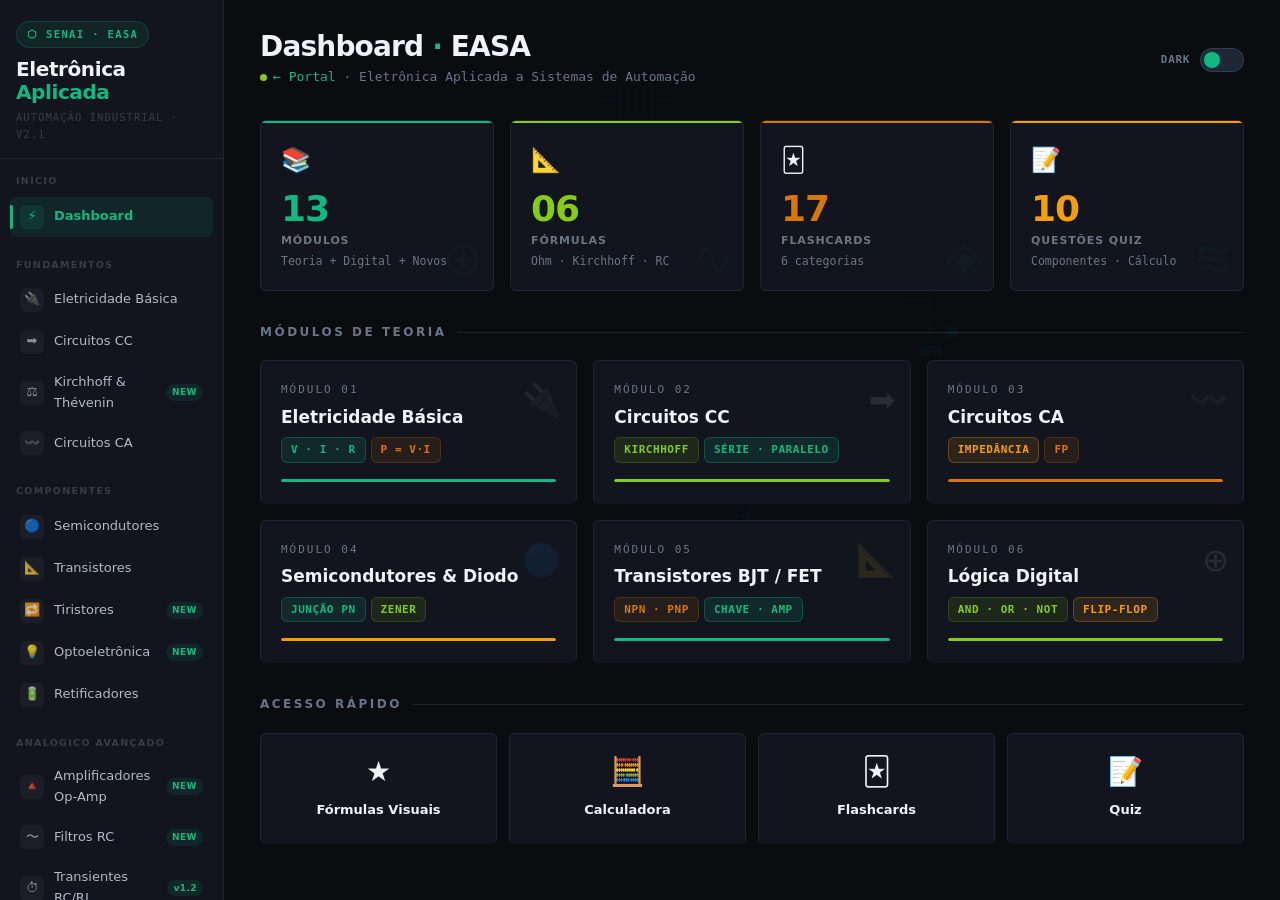
<file: easa/index.html>
<!DOCTYPE html>
<html lang="pt-BR" data-theme="dark" data-module="easa">
<head>
  <meta charset="UTF-8">
  <meta name="viewport" content="width=device-width, initial-scale=1.0">
  <meta http-equiv="Content-Security-Policy"
        content="default-src 'self';
                 style-src 'self' 'unsafe-inline' https://fonts.googleapis.com;
                 font-src https://fonts.gstatic.com;
                 script-src 'self' 'unsafe-inline';
                 img-src 'self' data:;
                 frame-src 'self';
                 frame-ancestors 'self';">
  <title>SENAI · EASA v2.2</title>

  <!-- Detecta embed e adiciona classe para ajustes de layout -->
  <script>if(window.self!==window.top)document.documentElement.classList.add('embedded');</script>

  <!-- 1. Fontes -->
  <link rel="preconnect" href="https://fonts.googleapis.com">
  <link rel="preconnect" href="https://fonts.gstatic.com" crossorigin>
  <link rel="stylesheet"
        href="https://fonts.googleapis.com/css2?family=Inter:wght@400;600;700;800&family=JetBrains+Mono:wght@400;600;700&family=Share+Tech+Mono&display=swap">

  <!-- 2. Tokens compartilhados (DEVE vir ANTES de tudo mais) -->
  <link rel="stylesheet" href="../src/styles/shared/tokens.css">

  <!-- 3. Componentes compartilhados -->
  <link rel="stylesheet" href="../src/styles/shared/components.css">

  <!-- 4. Estilo do EASA (não usa _design-system.css — tem sidebar própria) -->
  <link rel="stylesheet" href="../src/styles/modules/easa.css">
</head>
<body class="ds-bg-grid">

<!-- ══ DECORAÇÃO PCB (fundo) ══════════════════════════════ -->
<div class="pcb-symbols" aria-hidden="true">
  <svg width="100%" height="100%" xmlns="http://www.w3.org/2000/svg">
    <g fill="none" stroke="#00e5ff" stroke-width="2">
      <!-- Resistor -->
      <g transform="translate(80,80)">
        <line x1="0" y1="0" x2="20" y2="0"/>
        <rect x="20" y="-8" width="40" height="16" rx="2"/>
        <line x1="60" y1="0" x2="80" y2="0"/>
        <text x="40" y="30" text-anchor="middle" font-size="10" fill="#00e5ff">R</text>
      </g>
      <!-- Capacitor -->
      <g transform="translate(300,200)">
        <circle cx="0" cy="0" r="20"/>
        <line x1="-20" y1="0" x2="-35" y2="0"/>
        <line x1="20"  y1="0" x2="35"  y2="0"/>
        <text x="0" y="40" text-anchor="middle" font-size="10" fill="#00e5ff">C</text>
      </g>
      <!-- Indutor -->
      <g transform="translate(600,100)">
        <line x1="0"  y1="0" x2="20" y2="0"/>
        <path d="M20,-15 L20,15 M28,-12 L28,12 M36,-8 L36,8 M44,-12 L44,12 M52,-15 L52,15"/>
        <line x1="52" y1="0" x2="72" y2="0"/>
        <text x="36" y="35" text-anchor="middle" font-size="10" fill="#00e5ff">L</text>
      </g>
      <!-- Transistor NPN -->
      <g transform="translate(900,300)">
        <line x1="0"  y1="0"   x2="30"  y2="0"/>
        <line x1="30" y1="-30" x2="30"  y2="30"/>
        <line x1="30" y1="-15" x2="60"  y2="-35"/>
        <line x1="30" y1="15"  x2="60"  y2="35"/>
        <polygon points="50,25 60,35 45,38" fill="#00e5ff"/>
        <text x="30" y="55" text-anchor="middle" font-size="10" fill="#00e5ff">NPN</text>
      </g>
      <!-- GND -->
      <g transform="translate(500,450)">
        <line x1="0" y1="0"  x2="0"  y2="20"/>
        <line x1="-20" y1="20" x2="20" y2="20"/>
        <line x1="-13" y1="28" x2="13" y2="28"/>
        <line x1="-6"  y1="36" x2="6"  y2="36"/>
        <text x="0" y="52" text-anchor="middle" font-size="10" fill="#00e5ff">GND</text>
      </g>
      <!-- Diodo -->
      <g transform="translate(150,400)">
        <line x1="0"  y1="0" x2="20" y2="0"/>
        <polygon points="20,0 50,15 50,-15" fill="#00e5ff"/>
        <line x1="50" y1="-16" x2="50" y2="16"/>
        <line x1="50" y1="0"   x2="70" y2="0"/>
        <text x="35" y="35" text-anchor="middle" font-size="10" fill="#00e5ff">D</text>
      </g>
      <!-- Op-Amp -->
      <g transform="translate(750,500)">
        <polygon points="0,-30 0,30 50,0" fill="none" stroke="#00e5ff" stroke-width="2"/>
        <line x1="-20" y1="-15" x2="0"  y2="-15"/>
        <line x1="-20" y1="15"  x2="0"  y2="15"/>
        <line x1="50"  y1="0"   x2="70" y2="0"/>
        <text x="-8" y="-10" font-size="8" fill="#00e5ff">+</text>
        <text x="-8" y="20"  font-size="8" fill="#00e5ff">−</text>
        <text x="25" y="55"  text-anchor="middle" font-size="10" fill="#00e5ff">AO</text>
      </g>
      <!-- VCC -->
      <g transform="translate(1100,150)">
        <line x1="0" y1="0"   x2="0"  y2="-30"/>
        <line x1="-15" y1="0" x2="15" y2="0"/>
        <line x1="-10" y1="10" x2="10" y2="10"/>
        <line x1="-5"  y1="20" x2="5"  y2="20"/>
        <text x="25" y="0" font-size="10" fill="#00e5ff">VCC</text>
      </g>
    </g>
  </svg>
</div>

<!-- ══ APP ════════════════════════════════════════════════ -->
<div class="app">

  <!-- Overlay dentro do .app para ficar no mesmo stacking context que a sidebar -->
  <!-- (sidebar z-index:100 > overlay z-index:98, ambos dentro do .app z-index:1) -->
  <div class="sidebar-overlay" id="sidebar-overlay"></div>

  <!-- ── SIDEBAR ──────────────────────────────────────── -->
  <aside class="sidebar">
    <div class="sidebar-logo">
      <div class="logo-badge">⬡ SENAI · EASA</div>
      <div class="logo-title">Eletrônica<br><span>Aplicada</span></div>
      <div class="logo-sub">AUTOMAÇÃO INDUSTRIAL · v2.1</div>
    </div>

    <nav>
      <div class="nav-section">
        <div class="nav-label">Início</div>
        <div class="nav-item active" data-page="dashboard">
          <div class="nav-icon">⚡</div> Dashboard
        </div>
      </div>

      <div class="nav-section">
        <div class="nav-label">Fundamentos</div>
        <div class="nav-item" data-page="fund-eletrica">
          <div class="nav-icon">🔌</div> Eletricidade Básica
        </div>
        <div class="nav-item" data-page="cc">
          <div class="nav-icon">➡️</div> Circuitos CC
        </div>
        <div class="nav-item" data-page="kirchhoff">
          <div class="nav-icon">⚖️</div> Kirchhoff & Thévenin
          <span class="nav-badge">NEW</span>
        </div>
        <div class="nav-item" data-page="ca">
          <div class="nav-icon">〰️</div> Circuitos CA
        </div>
      </div>

      <div class="nav-section">
        <div class="nav-label">Componentes</div>
        <div class="nav-item" data-page="semicond">
          <div class="nav-icon">🔵</div> Semicondutores
        </div>
        <div class="nav-item" data-page="transistor">
          <div class="nav-icon">📐</div> Transistores
        </div>
        <div class="nav-item" data-page="tiristor">
          <div class="nav-icon">🔁</div> Tiristores
          <span class="nav-badge">NEW</span>
        </div>
        <div class="nav-item" data-page="opto">
          <div class="nav-icon">💡</div> Optoeletrônica
          <span class="nav-badge">NEW</span>
        </div>
        <div class="nav-item" data-page="retificador">
          <div class="nav-icon">🔋</div> Retificadores
        </div>
      </div>

      <div class="nav-section">
        <div class="nav-label">Analógico Avançado</div>
        <div class="nav-item" data-page="amp">
          <div class="nav-icon">🔺</div> Amplificadores Op-Amp
          <span class="nav-badge">NEW</span>
        </div>
        <div class="nav-item" data-page="filtros">
          <div class="nav-icon">〜</div> Filtros RC
          <span class="nav-badge">NEW</span>
        </div>
        <div class="nav-item" data-page="rcrl">
          <div class="nav-icon">⏱</div> Transientes RC/RL
          <span class="nav-badge">v1.2</span>
        </div>
      </div>

      <div class="nav-section">
        <div class="nav-label">Digital</div>
        <div class="nav-item" data-page="numeracao">
          <div class="nav-icon">01</div> Sistemas Numéricos
        </div>
        <div class="nav-item" data-page="logica">
          <div class="nav-icon">⊕</div> Lógica Digital
        </div>
        <div class="nav-item" data-page="conv">
          <div class="nav-icon">⇌</div> Conversores A/D · D/A
          <span class="nav-badge">v1.3</span>
        </div>
      </div>

      <div class="nav-section">
        <div class="nav-label">Prática</div>
        <div class="nav-item" data-page="formulas">
          <div class="nav-icon">★</div> Fórmulas Visuais
        </div>
        <div class="nav-item" data-page="calc">
          <div class="nav-icon">🧮</div> Calculadora
        </div>
        <div class="nav-item" data-page="flashcards">
          <div class="nav-icon">🃏</div> Flashcards
        </div>
        <div class="nav-item" data-page="quiz">
          <div class="nav-icon">📝</div> Quiz
        </div>
      </div>

      <div class="nav-section">
        <div class="nav-label">Meta</div>
        <div class="nav-item" data-page="updates">
          <div class="nav-icon">📋</div> Atualizações
        </div>
      </div>
    </nav>
  </aside>

  <!-- ── MAIN ─────────────────────────────────────────── -->
  <main class="main">

    <!-- Topbar -->
    <div class="topbar">
      <div class="menu-btn" title="Menu" id="menu-btn">☰</div>
      <div class="topbar-left">
        <h1 id="page-title">Dashboard <span>·</span> EASA</h1>
        <p><span class="live-dot"></span><a href="../index.html" class="portal-back-link" title="Voltar ao Portal">← Portal</a> · Eletrônica Aplicada a Sistemas de Automação</p>
      </div>
      <div class="topbar-right">
        <span class="theme-label" id="theme-lbl">DARK</span>
        <div class="theme-toggle" title="Alternar tema"></div>
      </div>
    </div>

    <!-- ═══════════════════════════════════════════════════
         DASHBOARD
    ════════════════════════════════════════════════════ -->
    <div class="page active" id="pg-dashboard">
      <div class="stats-grid">
        <div class="stat-card">
          <div class="stat-icon">📚</div>
          <div class="stat-val">13</div>
          <div class="stat-label">Módulos</div>
          <div class="stat-sub">Teoria + Digital + Novos</div>
          <div class="pcb-deco">⊕</div>
        </div>
        <div class="stat-card">
          <div class="stat-icon">📐</div>
          <div class="stat-val">06</div>
          <div class="stat-label">Fórmulas</div>
          <div class="stat-sub">Ohm · Kirchhoff · RC</div>
          <div class="pcb-deco">∿</div>
        </div>
        <div class="stat-card">
          <div class="stat-icon">🃏</div>
          <div class="stat-val">17</div>
          <div class="stat-label">Flashcards</div>
          <div class="stat-sub">6 categorias</div>
          <div class="pcb-deco">◈</div>
        </div>
        <div class="stat-card">
          <div class="stat-icon">📝</div>
          <div class="stat-val">10</div>
          <div class="stat-label">Questões Quiz</div>
          <div class="stat-sub">Componentes · Cálculo</div>
          <div class="pcb-deco">≋</div>
        </div>
      </div>

      <div class="section-title">Módulos de Teoria</div>
      <div class="modules-grid">
        <div class="module-card" data-page="fund-eletrica" role="button" tabindex="0">
          <div class="mod-circuit">🔌</div>
          <div class="mod-num">MÓDULO 01</div>
          <div class="mod-title">Eletricidade Básica</div>
          <div class="mod-tags">
            <span class="tag tag-cyan">V · I · R</span>
            <span class="tag tag-orange">P = V·I</span>
          </div>
          <div class="mod-bar"><div class="mod-bar-fill" style="width:100%"></div></div>
        </div>
        <div class="module-card" data-page="cc" role="button" tabindex="0">
          <div class="mod-circuit">➡️</div>
          <div class="mod-num">MÓDULO 02</div>
          <div class="mod-title">Circuitos CC</div>
          <div class="mod-tags">
            <span class="tag tag-green">Kirchhoff</span>
            <span class="tag tag-cyan">Série · Paralelo</span>
          </div>
          <div class="mod-bar"><div class="mod-bar-fill" style="width:100%"></div></div>
        </div>
        <div class="module-card" data-page="ca" role="button" tabindex="0">
          <div class="mod-circuit">〰️</div>
          <div class="mod-num">MÓDULO 03</div>
          <div class="mod-title">Circuitos CA</div>
          <div class="mod-tags">
            <span class="tag tag-yellow">Impedância</span>
            <span class="tag tag-orange">FP</span>
          </div>
          <div class="mod-bar"><div class="mod-bar-fill" style="width:100%"></div></div>
        </div>
        <div class="module-card" data-page="semicond" role="button" tabindex="0">
          <div class="mod-circuit">🔵</div>
          <div class="mod-num">MÓDULO 04</div>
          <div class="mod-title">Semicondutores & Diodo</div>
          <div class="mod-tags">
            <span class="tag tag-cyan">Junção PN</span>
            <span class="tag tag-green">Zener</span>
          </div>
          <div class="mod-bar"><div class="mod-bar-fill" style="width:100%"></div></div>
        </div>
        <div class="module-card" data-page="transistor" role="button" tabindex="0">
          <div class="mod-circuit">📐</div>
          <div class="mod-num">MÓDULO 05</div>
          <div class="mod-title">Transistores BJT / FET</div>
          <div class="mod-tags">
            <span class="tag tag-orange">NPN · PNP</span>
            <span class="tag tag-cyan">Chave · Amp</span>
          </div>
          <div class="mod-bar"><div class="mod-bar-fill" style="width:100%"></div></div>
        </div>
        <div class="module-card" data-page="logica" role="button" tabindex="0">
          <div class="mod-circuit">⊕</div>
          <div class="mod-num">MÓDULO 06</div>
          <div class="mod-title">Lógica Digital</div>
          <div class="mod-tags">
            <span class="tag tag-green">AND · OR · NOT</span>
            <span class="tag tag-yellow">Flip-Flop</span>
          </div>
          <div class="mod-bar"><div class="mod-bar-fill" style="width:100%"></div></div>
        </div>
      </div>

      <div class="section-title">Acesso Rápido</div>
      <div style="display:grid;grid-template-columns:repeat(4,1fr);gap:12px">
        <div class="module-card" data-page="formulas" style="text-align:center;padding:16px" role="button" tabindex="0">
          <div style="font-size:28px;margin-bottom:8px">★</div>
          <div class="mod-title" style="font-size:13px">Fórmulas Visuais</div>
        </div>
        <div class="module-card" data-page="calc" style="text-align:center;padding:16px" role="button" tabindex="0">
          <div style="font-size:28px;margin-bottom:8px">🧮</div>
          <div class="mod-title" style="font-size:13px">Calculadora</div>
        </div>
        <div class="module-card" data-page="flashcards" style="text-align:center;padding:16px" role="button" tabindex="0">
          <div style="font-size:28px;margin-bottom:8px">🃏</div>
          <div class="mod-title" style="font-size:13px">Flashcards</div>
        </div>
        <div class="module-card" data-page="quiz" style="text-align:center;padding:16px" role="button" tabindex="0">
          <div style="font-size:28px;margin-bottom:8px">📝</div>
          <div class="mod-title" style="font-size:13px">Quiz</div>
        </div>
      </div>
    </div>

    <!-- ═══════════════════════════════════════════════════
         MÓDULO 01 — ELETRICIDADE BÁSICA
    ════════════════════════════════════════════════════ -->
    <div class="page" id="pg-fund-eletrica">
      <div class="content-wrap">
        <div class="theory-card">
          <h2>Módulo 01 — <span>Eletricidade Básica</span></h2>
          <div class="tc-sub">ELETROSTÁTICA · ELETRODINÂMICA · GRANDEZAS</div>
          <div class="info-grid">
            <div class="info-box">
              <div class="ib-icon">⚡</div>
              <div class="ib-title">Tensão (V)</div>
              <div class="ib-text">Diferença de potencial elétrico entre dois pontos. Unidade: Volt (V). Força que "empurra" os elétrons.</div>
            </div>
            <div class="info-box">
              <div class="ib-icon">➡️</div>
              <div class="ib-title">Corrente (I)</div>
              <div class="ib-text">Fluxo ordenado de cargas elétricas por um condutor. Unidade: Ampere (A). 1A = 1 Coulomb/segundo.</div>
            </div>
            <div class="info-box">
              <div class="ib-icon">🔸</div>
              <div class="ib-title">Resistência (R)</div>
              <div class="ib-text">Oposição à passagem de corrente. Unidade: Ohm (Ω). Depende do material, comprimento e seção.</div>
            </div>
          </div>
          <div class="diagram-wrap">
            <svg width="500" height="120" viewBox="0 0 500 120" xmlns="http://www.w3.org/2000/svg">
              <defs>
                <marker id="arr" markerWidth="6" markerHeight="6" refX="3" refY="3" orient="auto">
                  <path d="M0,0 L6,3 L0,6 Z" fill="#00e5ff"/>
                </marker>
              </defs>
              <line x1="60" y1="30" x2="60" y2="90" stroke="#94a3b8" stroke-width="2"/>
              <line x1="48" y1="40" x2="72" y2="40" stroke="#00e5ff" stroke-width="3"/>
              <line x1="54" y1="55" x2="66" y2="55" stroke="#00e5ff" stroke-width="2"/>
              <line x1="48" y1="70" x2="72" y2="70" stroke="#00e5ff" stroke-width="3"/>
              <text x="60" y="108" text-anchor="middle" font-size="11" fill="#94a3b8" font-family="Share Tech Mono">Bateria (V)</text>
              <line x1="60" y1="40" x2="200" y2="40" stroke="#00e5ff" stroke-width="2" marker-end="url(#arr)"/>
              <rect x="200" y="28" width="80" height="24" rx="4" fill="none" stroke="#ff6d00" stroke-width="2"/>
              <text x="240" y="44" text-anchor="middle" font-size="12" fill="#ff6d00" font-weight="bold" font-family="Share Tech Mono">R (Ω)</text>
              <line x1="280" y1="40" x2="430" y2="40" stroke="#00e5ff" stroke-width="2"/>
              <line x1="430" y1="40" x2="430" y2="70" stroke="#00e5ff" stroke-width="2"/>
              <line x1="430" y1="70" x2="60" y2="70" stroke="#00e5ff" stroke-width="2"/>
              <text x="240" y="20" text-anchor="middle" font-size="11" fill="#76ff03" font-family="Share Tech Mono">I →</text>
              <text x="155" y="35" font-size="10" fill="#94a3b8" font-family="Share Tech Mono">+ polo</text>
              <text x="345" y="35" font-size="10" fill="#94a3b8" font-family="Share Tech Mono">− polo</text>
            </svg>
          </div>
          <table class="comp-table">
            <tr><th>Grandeza</th><th>Símbolo</th><th>Unidade</th><th>Instrumento</th><th>Analogia</th></tr>
            <tr><td>Tensão</td>    <td style="font-family:'Share Tech Mono';color:var(--accent)">V ou U</td><td>Volt (V)</td>   <td>Voltímetro</td>   <td>Pressão da água</td></tr>
            <tr><td>Corrente</td>  <td style="font-family:'Share Tech Mono';color:var(--accent)">I</td>     <td>Ampere (A)</td> <td>Amperímetro</td>  <td>Fluxo de água</td></tr>
            <tr><td>Resistência</td><td style="font-family:'Share Tech Mono';color:var(--accent)">R</td>    <td>Ohm (Ω)</td>   <td>Ohmímetro</td>    <td>Diâmetro do cano</td></tr>
            <tr><td>Potência</td>  <td style="font-family:'Share Tech Mono';color:var(--accent)">P</td>     <td>Watt (W)</td>  <td>Wattímetro</td>   <td>Vazão × pressão</td></tr>
          </table>
          <div class="alert-box">
            <div class="ab-icon">⚠️</div>
            <div class="ab-text"><strong>Erro comum:</strong> o amperímetro é ligado em <strong>série</strong> e o voltímetro em <strong>paralelo</strong>. Inverter danifica os instrumentos.</div>
          </div>
        </div>
      </div>
    </div>

    <!-- ═══════════════════════════════════════════════════
         MÓDULO 02 — CIRCUITOS CC
    ════════════════════════════════════════════════════ -->
    <div class="page" id="pg-cc">
      <div class="content-wrap">
        <div class="theory-card">
          <h2>Módulo 02 — <span>Circuitos CC</span></h2>
          <div class="tc-sub">OHM · KIRCHHOFF · SÉRIE · PARALELO · MISTO · DIVISORES</div>

          <!-- Info grid principal -->
          <div class="info-grid">
            <div class="info-box">
              <div class="ib-icon">➡️</div>
              <div class="ib-title">Circuito Série</div>
              <div class="ib-text">A mesma corrente percorre todos os componentes. A tensão se divide proporcionalmente. R_total = R1 + R2 + R3 + ...</div>
            </div>
            <div class="info-box">
              <div class="ib-icon">⊔</div>
              <div class="ib-title">Circuito Paralelo</div>
              <div class="ib-text">A mesma tensão em todos os ramos. A corrente se divide. 1/R_eq = 1/R1 + 1/R2 + ... Para dois resistores: R_eq = (R1×R2)/(R1+R2)</div>
            </div>
            <div class="info-box">
              <div class="ib-icon">⊞</div>
              <div class="ib-title">Circuito Misto</div>
              <div class="ib-text">Combinação de série e paralelo. Resolva de dentro para fora — simplifique os paralelos primeiro, depois some as resistências em série.</div>
            </div>
          </div>

          <!-- Diagrama SVG série e paralelo -->
          <div class="diagram-wrap">
            <svg width="560" height="150" viewBox="0 0 560 150" xmlns="http://www.w3.org/2000/svg">
              <!-- SÉRIE -->
              <text x="120" y="14" text-anchor="middle" font-size="11" fill="#94a3b8" font-family="Share Tech Mono" letter-spacing="1">SÉRIE</text>
              <text x="120" y="140" text-anchor="middle" font-size="10" fill="#76ff03" font-family="Share Tech Mono">I igual em todos · V se divide</text>
              <line x1="10" y1="50" x2="45" y2="50" stroke="#00e5ff" stroke-width="2"/>
              <rect x="45" y="38" width="48" height="24" rx="4" fill="none" stroke="#ff6d00" stroke-width="2"/>
              <text x="69" y="53" text-anchor="middle" font-size="11" fill="#ff6d00" font-family="Share Tech Mono">R1</text>
              <line x1="93" y1="50" x2="118" y2="50" stroke="#00e5ff" stroke-width="2"/>
              <rect x="118" y="38" width="48" height="24" rx="4" fill="none" stroke="#ff6d00" stroke-width="2"/>
              <text x="142" y="53" text-anchor="middle" font-size="11" fill="#ff6d00" font-family="Share Tech Mono">R2</text>
              <line x1="166" y1="50" x2="191" y2="50" stroke="#00e5ff" stroke-width="2"/>
              <rect x="191" y="38" width="48" height="24" rx="4" fill="none" stroke="#ff6d00" stroke-width="2"/>
              <text x="215" y="53" text-anchor="middle" font-size="11" fill="#ff6d00" font-family="Share Tech Mono">R3</text>
              <line x1="239" y1="50" x2="260" y2="50" stroke="#00e5ff" stroke-width="2"/>
              <line x1="260" y1="50" x2="260" y2="100" stroke="#00e5ff" stroke-width="2"/>
              <line x1="260" y1="100" x2="10" y2="100" stroke="#00e5ff" stroke-width="2"/>
              <line x1="10" y1="100" x2="10" y2="50" stroke="#00e5ff" stroke-width="2"/>
              <!-- fonte -->
              <circle cx="10" cy="75" r="0" fill="none"/>
              <text x="135" y="120" text-anchor="middle" font-size="10" fill="#c084ff" font-family="Share Tech Mono">RT = R1+R2+R3</text>

              <!-- PARALELO -->
              <text x="420" y="14" text-anchor="middle" font-size="11" fill="#94a3b8" font-family="Share Tech Mono" letter-spacing="1">PARALELO</text>
              <text x="420" y="140" text-anchor="middle" font-size="10" fill="#76ff03" font-family="Share Tech Mono">V igual em todos · I se divide</text>
              <line x1="290" y1="70" x2="320" y2="70" stroke="#00e5ff" stroke-width="2"/>
              <line x1="320" y1="35" x2="320" y2="105" stroke="#00e5ff" stroke-width="2"/>
              <line x1="520" y1="35" x2="520" y2="105" stroke="#00e5ff" stroke-width="2"/>
              <line x1="520" y1="70" x2="550" y2="70" stroke="#00e5ff" stroke-width="2"/>
              <!-- R1 paralelo -->
              <line x1="320" y1="35" x2="345" y2="35" stroke="#00e5ff" stroke-width="2"/>
              <rect x="345" y="24" width="50" height="22" rx="4" fill="none" stroke="#ff6d00" stroke-width="2"/>
              <text x="370" y="38" text-anchor="middle" font-size="10" fill="#ff6d00" font-family="Share Tech Mono">R1</text>
              <line x1="395" y1="35" x2="520" y2="35" stroke="#00e5ff" stroke-width="2"/>
              <!-- R2 paralelo -->
              <line x1="320" y1="70" x2="345" y2="70" stroke="#00e5ff" stroke-width="2"/>
              <rect x="345" y="59" width="50" height="22" rx="4" fill="none" stroke="#ff6d00" stroke-width="2"/>
              <text x="370" y="73" text-anchor="middle" font-size="10" fill="#ff6d00" font-family="Share Tech Mono">R2</text>
              <line x1="395" y1="70" x2="520" y2="70" stroke="#00e5ff" stroke-width="2"/>
              <!-- R3 paralelo -->
              <line x1="320" y1="105" x2="345" y2="105" stroke="#00e5ff" stroke-width="2"/>
              <rect x="345" y="94" width="50" height="22" rx="4" fill="none" stroke="#ff6d00" stroke-width="2"/>
              <text x="370" y="108" text-anchor="middle" font-size="10" fill="#ff6d00" font-family="Share Tech Mono">R3</text>
              <line x1="395" y1="105" x2="520" y2="105" stroke="#00e5ff" stroke-width="2"/>
              <text x="420" y="125" text-anchor="middle" font-size="10" fill="#c084ff" font-family="Share Tech Mono">1/Req = 1/R1+1/R2+1/R3</text>
            </svg>
          </div>

          <!-- Divisores de tensão e corrente -->
          <div class="info-grid" style="margin-top:8px">
            <div class="info-box">
              <div class="ib-title">Divisor de Tensão</div>
              <div class="ib-text" style="font-size:13px">Vx = Vs × Rx / (R1+R2+...+Rn)<br><br>A tensão em cada resistor é proporcional ao seu valor. Resistor maior → maior queda de tensão.</div>
            </div>
            <div class="info-box">
              <div class="ib-title">Divisor de Corrente</div>
              <div class="ib-text" style="font-size:13px">Ix = I_total × R_outro / (R1+R2)<br><br>Para dois resistores em paralelo. A corrente prefere o caminho de menor resistência.</div>
            </div>
            <div class="info-box">
              <div class="ib-title">Exemplo Prático</div>
              <div class="ib-text" style="font-size:13px">V=12V, R1=4Ω, R2=8Ω em série.<br>I = 12/(4+8) = 1A<br>VR1 = 1×4 = 4V<br>VR2 = 1×8 = 8V ✓ (4+8=12V)</div>
            </div>
          </div>

          <!-- Análise de malhas com Kirchhoff -->
          <div style="background:var(--bg3);border:1px solid var(--border);border-radius:10px;padding:20px;margin-top:14px">
            <h3 style="font-size:15px;font-family:var(--font-mono);color:var(--accent);margin-bottom:14px;letter-spacing:0.06em">⚖️ KIRCHHOFF — ANÁLISE DE MALHAS</h3>
            <div style="display:grid;grid-template-columns:1fr 1fr;gap:16px">
              <div>
                <div style="font-size:12px;font-weight:700;color:var(--accent2);letter-spacing:0.1em;margin-bottom:8px">1ª LEI — LCK (Nós)</div>
                <div style="font-size:13px;color:var(--text-2);line-height:1.65">Num nó, a soma das correntes que <strong>entram</strong> é igual à soma das que <strong>saem</strong>.<br><br>ΣI_entrada = ΣI_saída<br><br>Exemplo: I₁=3A + I₂=2A entram → I₃=5A sai.</div>
              </div>
              <div>
                <div style="font-size:12px;font-weight:700;color:#ff6d00;letter-spacing:0.1em;margin-bottom:8px">2ª LEI — LTK (Malhas)</div>
                <div style="font-size:13px;color:var(--text-2);line-height:1.65">A soma algébrica das tensões em qualquer malha fechada é zero.<br><br>ΣV = 0 (sentido horário)<br><br>Exemplo: 12V − 4Ω×1A − 8Ω×1A = 0 ✓</div>
              </div>
            </div>
          </div>

          <!-- Tabela de fórmulas -->
          <div style="background:var(--bg3);border:1px solid var(--border);border-radius:10px;padding:16px;margin-top:14px">
            <h3 style="font-size:14px;font-family:var(--font-mono);color:var(--accent);margin-bottom:12px;letter-spacing:0.06em">📐 FÓRMULAS ESSENCIAIS — CC</h3>
            <div style="display:grid;grid-template-columns:repeat(3,1fr);gap:10px">
              <div style="background:var(--bg4);border-radius:8px;padding:12px;text-align:center">
                <div style="font-family:var(--font-mono);font-size:15px;color:var(--accent);margin-bottom:4px">V = I × R</div>
                <div style="font-size:11px;color:var(--text-3)">Lei de Ohm</div>
              </div>
              <div style="background:var(--bg4);border-radius:8px;padding:12px;text-align:center">
                <div style="font-family:var(--font-mono);font-size:15px;color:#76ff03;margin-bottom:4px">P = V × I</div>
                <div style="font-size:11px;color:var(--text-3)">Potência elétrica</div>
              </div>
              <div style="background:var(--bg4);border-radius:8px;padding:12px;text-align:center">
                <div style="font-family:var(--font-mono);font-size:15px;color:#ff6d00;margin-bottom:4px">RT = R1+R2+…</div>
                <div style="font-size:11px;color:var(--text-3)">Série</div>
              </div>
              <div style="background:var(--bg4);border-radius:8px;padding:12px;text-align:center">
                <div style="font-family:var(--font-mono);font-size:13px;color:#ff6d00;margin-bottom:4px">1/Req=1/R1+1/R2</div>
                <div style="font-size:11px;color:var(--text-3)">Paralelo</div>
              </div>
              <div style="background:var(--bg4);border-radius:8px;padding:12px;text-align:center">
                <div style="font-family:var(--font-mono);font-size:13px;color:#c084ff;margin-bottom:4px">Vx=Vs×Rx/RT</div>
                <div style="font-size:11px;color:var(--text-3)">Divisor de tensão</div>
              </div>
              <div style="background:var(--bg4);border-radius:8px;padding:12px;text-align:center">
                <div style="font-family:var(--font-mono);font-size:13px;color:#c084ff;margin-bottom:4px">Ix=It×Routra/RT</div>
                <div style="font-size:11px;color:var(--text-3)">Divisor de corrente</div>
              </div>
            </div>
          </div>

          <div class="alert-box" style="margin-top:14px">
            <div class="ab-icon">💡</div>
            <div class="ab-text"><strong>Na automação:</strong> LCK calcula corrente de saída de CLPs e distribuição em barramentos. LTK verifica quedas de tensão em cabos longos e alimentações 4–20 mA industriais.</div>
          </div>
        </div>
      </div>
    </div>

    <!-- ═══════════════════════════════════════════════════
         MÓDULO 03 — CIRCUITOS CA
    ════════════════════════════════════════════════════ -->
    <div class="page" id="pg-ca">
      <div class="content-wrap">
        <div class="theory-card">
          <h2>Módulo 03 — <span>Circuitos CA</span></h2>
          <div class="tc-sub">FREQUÊNCIA · IMPEDÂNCIA · POTÊNCIA · FATOR DE POTÊNCIA</div>
          <div class="info-grid">
            <div class="info-box">
              <div class="ib-icon">〰️</div>
              <div class="ib-title">Onda Senoidal</div>
              <div class="ib-text">v(t) = Vpico × sen(2πft). No Brasil: 60 Hz, 127V ou 220V (valores eficazes = Vpico/√2).</div>
            </div>
            <div class="info-box">
              <div class="ib-icon">∠</div>
              <div class="ib-title">Impedância (Z)</div>
              <div class="ib-text">Oposição total em CA. Z = √(R² + X²). Inclui resistência R e reatância X (XL ou XC).</div>
            </div>
            <div class="info-box">
              <div class="ib-icon">🔷</div>
              <div class="ib-title">Fator de Potência</div>
              <div class="ib-text">FP = cos(φ) = P/S. FP = 1 ideal (carga resistiva). FP &lt; 1 indica reatância — penalidade industrial.</div>
            </div>
          </div>
          <table class="comp-table">
            <tr><th>Tipo</th><th>Reatância</th><th>Comportamento</th><th>Defasagem I×V</th></tr>
            <tr><td>Resistivo</td>  <td style="color:var(--text3)">—</td>                                                          <td>V e I em fase</td>  <td class="good">0°</td></tr>
            <tr><td>Indutivo (L)</td><td style="font-family:'Share Tech Mono';color:var(--accent)">XL = 2πfL</td>                 <td>I atrasa V</td>    <td class="warn">+90°</td></tr>
            <tr><td>Capacitivo (C)</td><td style="font-family:'Share Tech Mono';color:var(--accent)">XC = 1/(2πfC)</td>           <td>I adianta V</td>   <td class="warn">−90°</td></tr>
            <tr><td>Misto (RLC)</td><td style="font-family:'Share Tech Mono';color:var(--accent)">Z = √(R²+(XL-XC)²)</td>        <td>Depende do circuito</td><td>0° a 90°</td></tr>
          </table>
          <div class="info-grid" style="margin-top:16px">
            <div class="info-box"><div class="ib-icon">🔵</div><div class="ib-title">P — Ativa (W)</div>   <div class="ib-text">Realiza trabalho real. P = V×I×cos(φ). Cobrada na conta de energia.</div></div>
            <div class="info-box"><div class="ib-icon">🟡</div><div class="ib-title">Q — Reativa (VAr)</div><div class="ib-text">Gerada por reatâncias. Não realiza trabalho. Sobrecarrega a rede.</div></div>
            <div class="info-box"><div class="ib-icon">⬜</div><div class="ib-title">S — Aparente (VA)</div><div class="ib-text">S = V×I. Potência total fornecida. S² = P² + Q². Dimensiona transformadores.</div></div>
          </div>
        </div>
      </div>
    </div>

    <!-- ═══════════════════════════════════════════════════
         MÓDULO 04 — SEMICONDUTORES
    ════════════════════════════════════════════════════ -->
    <div class="page" id="pg-semicond">
      <div class="content-wrap">
        <div class="theory-card">
          <h2>Módulo 04 — <span>Semicondutores & Diodo</span></h2>
          <div class="tc-sub">JUNÇÃO PN · POLARIZAÇÃO · TIPOS DE DIODO</div>
          <div class="info-grid">
            <div class="info-box"><div class="ib-icon">🔵</div><div class="ib-title">Tipo N</div><div class="ib-text">Dopagem com fósforo/arsênio. Elétrons livres como portadores majoritários.</div></div>
            <div class="info-box"><div class="ib-icon">🔴</div><div class="ib-title">Tipo P</div><div class="ib-text">Dopagem com boro/alumínio. Lacunas (holes) como portadores majoritários.</div></div>
            <div class="info-box"><div class="ib-icon">⚡</div><div class="ib-title">Junção PN</div><div class="ib-text">União P+N cria região de depleção. Barreira ≈ 0,7V (Si) ou 0,3V (Ge).</div></div>
          </div>
          <div class="diagram-wrap">
            <svg width="500" height="110" viewBox="0 0 500 110" xmlns="http://www.w3.org/2000/svg">
              <text x="250" y="15" text-anchor="middle" font-size="11" fill="#94a3b8" font-family="Share Tech Mono" letter-spacing="1">SÍMBOLO DO DIODO</text>
              <line x1="60"  y1="60" x2="160" y2="60" stroke="#00e5ff" stroke-width="2"/>
              <polygon points="160,40 160,80 210,60" fill="none" stroke="#00e5ff" stroke-width="2"/>
              <line x1="210" y1="40" x2="210" y2="80" stroke="#ff6d00" stroke-width="3"/>
              <line x1="210" y1="60" x2="300" y2="60" stroke="#00e5ff" stroke-width="2"/>
              <text x="150" y="95" text-anchor="middle" font-size="11" fill="#76ff03" font-family="Share Tech Mono">Ânodo (+)</text>
              <text x="220" y="95" text-anchor="middle" font-size="11" fill="#ff6d00" font-family="Share Tech Mono">Cátodo (−)</text>
              <!-- Zener -->
              <text x="420" y="15" text-anchor="middle" font-size="11" fill="#94a3b8" font-family="Share Tech Mono" letter-spacing="1">ZENER</text>
              <line x1="350" y1="60" x2="380" y2="60" stroke="#00e5ff" stroke-width="2"/>
              <polygon points="380,42 380,78 420,60" fill="none" stroke="#00e5ff" stroke-width="2"/>
              <line x1="420" y1="38" x2="420" y2="82" stroke="#76ff03" stroke-width="3"/>
              <line x1="420" y1="38" x2="412" y2="30" stroke="#76ff03" stroke-width="2"/>
              <line x1="420" y1="82" x2="428" y2="90" stroke="#76ff03" stroke-width="2"/>
              <line x1="420" y1="60" x2="460" y2="60" stroke="#00e5ff" stroke-width="2"/>
              <text x="420" y="105" text-anchor="middle" font-size="10" fill="#76ff03" font-family="Share Tech Mono">Regulação V</text>
            </svg>
          </div>
          <table class="comp-table">
            <tr><th>Tipo</th><th>Símbolo</th><th>Aplicação em Automação</th><th>Detalhe</th></tr>
            <tr><td>Retificador</td><td>D</td>  <td>Fontes de alimentação CC</td>          <td>1N4007 — 1A / 1000V</td></tr>
            <tr><td>Zener</td>      <td>DZ</td> <td>Regulação de tensão</td>               <td>Conduz no breakdown reverso</td></tr>
            <tr><td>LED</td>        <td>LED</td><td>Indicação, displays, sensores</td>      <td>Emite luz ao conduzir</td></tr>
            <tr><td>Fotodiodo</td>  <td>PD</td> <td>Sensores de presença, encoders</td>    <td>Corrente proporcional à luz</td></tr>
            <tr><td>Schottky</td>   <td>DS</td> <td>Alta frequência, proteção CLPs</td>    <td>Queda de tensão ≈ 0,3V</td></tr>
          </table>
        </div>
      </div>
    </div>

    <!-- ═══════════════════════════════════════════════════
         MÓDULO 05 — TRANSISTORES
    ════════════════════════════════════════════════════ -->
    <div class="page" id="pg-transistor">
      <div class="content-wrap">
        <div class="theory-card">
          <h2>Módulo 05 — <span>Transistores</span></h2>
          <div class="tc-sub">BJT NPN/PNP · FET · CHAVE · AMPLIFICADOR</div>
          <div class="info-grid">
            <div class="info-box"><div class="ib-icon">📐</div><div class="ib-title">BJT — Bipolar</div>    <div class="ib-text">3 terminais: Base (B), Coletor (C), Emissor (E). Controlado por corrente de base IB. Ganho β = IC/IB.</div></div>
            <div class="info-box"><div class="ib-icon">⚡</div><div class="ib-title">FET — Efeito de Campo</div><div class="ib-text">Terminais: Gate (G), Drain (D), Source (S). Controlado por tensão VGS. Alta impedância de entrada.</div></div>
            <div class="info-box"><div class="ib-icon">🔧</div><div class="ib-title">MOSFET na Automação</div><div class="ib-text">Drivers de saída de CLP, inversores de frequência, controle PWM de motores e atuadores.</div></div>
          </div>
          <div class="diagram-wrap">
            <svg width="520" height="130" viewBox="0 0 520 130" xmlns="http://www.w3.org/2000/svg">
              <text x="120" y="15" text-anchor="middle" font-size="11" fill="#94a3b8" font-family="Share Tech Mono" letter-spacing="1">BJT NPN</text>
              <line x1="20" y1="65" x2="80" y2="65" stroke="#00e5ff" stroke-width="2"/>
              <line x1="80" y1="30" x2="80" y2="100" stroke="#00e5ff" stroke-width="3"/>
              <line x1="80" y1="50" x2="140" y2="25" stroke="#00e5ff" stroke-width="2"/>
              <line x1="80" y1="80" x2="140" y2="105" stroke="#00e5ff" stroke-width="2"/>
              <polygon points="128,98 140,105 133,93" fill="#00e5ff"/>
              <line x1="140" y1="25" x2="140" y2="10" stroke="#00e5ff" stroke-width="2"/>
              <line x1="140" y1="105" x2="140" y2="120" stroke="#00e5ff" stroke-width="2"/>
              <text x="20" y="62" font-size="11" fill="#76ff03" font-family="Share Tech Mono">B</text>
              <text x="148" y="20" font-size="11" fill="#ff6d00" font-family="Share Tech Mono">C</text>
              <text x="148" y="115" font-size="11" fill="#94a3b8" font-family="Share Tech Mono">E</text>
              <circle cx="110" cy="65" r="35" fill="none" stroke="#64748b" stroke-width="1" stroke-dasharray="4,3"/>
              <text x="120" y="125" text-anchor="middle" font-size="10" fill="#ff6d00" font-family="Share Tech Mono">β = IC / IB</text>
              <!-- Como chave -->
              <text x="320" y="15" text-anchor="middle" font-size="11" fill="#94a3b8" font-family="Share Tech Mono" letter-spacing="1">COMO CHAVE</text>
              <line x1="280" y1="65" x2="310" y2="65" stroke="#00e5ff" stroke-width="2"/>
              <line x1="310" y1="40" x2="310" y2="90" stroke="#00e5ff" stroke-width="3"/>
              <line x1="310" y1="52" x2="350" y2="35" stroke="#00e5ff" stroke-width="2"/>
              <line x1="310" y1="78" x2="350" y2="95" stroke="#00e5ff" stroke-width="2"/>
              <polygon points="340,88 350,95 343,82" fill="#00e5ff"/>
              <rect x="335" y="5" width="30" height="20" rx="3" fill="none" stroke="#ff6d00" stroke-width="2"/>
              <text x="350" y="19" text-anchor="middle" font-size="9" fill="#ff6d00" font-family="Share Tech Mono">Carga</text>
              <line x1="350" y1="5" x2="350" y2="-3" stroke="#00e5ff" stroke-width="2"/>
              <text x="356" y="-1" font-size="9" fill="#76ff03" font-family="Share Tech Mono">VCC</text>
              <line x1="350" y1="25" x2="350" y2="35" stroke="#00e5ff" stroke-width="2"/>
              <line x1="350" y1="95" x2="350" y2="115" stroke="#00e5ff" stroke-width="2"/>
              <line x1="338" y1="115" x2="362" y2="115" stroke="#94a3b8" stroke-width="2"/>
              <line x1="342" y1="120" x2="358" y2="120" stroke="#94a3b8" stroke-width="1.5"/>
              <line x1="346" y1="125" x2="354" y2="125" stroke="#94a3b8" stroke-width="1"/>
              <rect x="240" y="57" width="30" height="16" rx="3" fill="none" stroke="#ff6d00" stroke-width="1.5"/>
              <text x="255" y="68" text-anchor="middle" font-size="9" fill="#ff6d00" font-family="Share Tech Mono">RB</text>
              <text x="270" y="56" font-size="9" fill="#76ff03" font-family="Share Tech Mono">CLP</text>
              <text x="370" y="68" font-size="10" fill="#ff6d00" font-family="Share Tech Mono">ON/OFF</text>
            </svg>
          </div>
          <div class="alert-box">
            <div class="ab-icon">🏭</div>
            <div class="ab-text"><strong>Na automação:</strong> saída NPN do CLP conecta a carga ao GND quando acionado. Saída PNP conecta ao VCC. Fundamental para ligar sensores corretamente ao CLP.</div>
          </div>
        </div>
      </div>
    </div>

    <!-- ═══════════════════════════════════════════════════
         MÓDULO 06 — OPTOELETRÔNICA
    ════════════════════════════════════════════════════ -->
    <div class="page" id="pg-opto">
      <div class="content-wrap">
        <div class="theory-card">
          <h2>Módulo 06 — <span>Optoeletrônica</span></h2>
          <div class="tc-sub">LED · FOTODIODO · FOTOTRANSISTOR · ACOPLADOR ÓPTICO · DISPLAY</div>
          <div class="info-grid">
            <div class="info-box"><div class="ib-icon">💡</div><div class="ib-title">LED</div>             <div class="ib-text">Emite luz ao ser polarizado diretamente. Corrente típica 10–20 mA com resistor limitador.</div></div>
            <div class="info-box"><div class="ib-icon">📷</div><div class="ib-title">Fotodiodo</div>       <div class="ib-text">Gera corrente proporcional à intensidade de luz. Base de encoders e sensores de posição.</div></div>
            <div class="info-box"><div class="ib-icon">🔗</div><div class="ib-title">Acoplador Óptico</div><div class="ib-text">Isolamento galvânico entre circuito de entrada e saída. Protege CLPs de ruídos e transientes.</div></div>
          </div>
          <table class="comp-table">
            <tr><th>Componente</th><th>Princípio</th><th>Aplicação em Automação</th></tr>
            <tr><td>LED</td>            <td>Emissão de luz por corrente</td>       <td>Indicação de status, barreiras de segurança, encoders</td></tr>
            <tr><td>Display 7-seg</td>  <td>8 LEDs em segmentos A–G+DP</td>       <td>IHM, painéis de controle, contadores</td></tr>
            <tr><td>Fototransistor</td> <td>Luz controla corrente C–E</td>         <td>Sensores de presença reflexivos, contagem de objetos</td></tr>
            <tr><td>Acoplador Óptico</td><td>LED + fototransistor isolados</td>    <td>Interface CLP × campo, isolamento 4–20 mA</td></tr>
            <tr><td>Fibra Óptica</td>   <td>Reflexão total interna</td>            <td>Comunicação PROFIBUS, detecção em ambiente ruidoso</td></tr>
          </table>
          <div class="alert-box">
            <div class="ab-icon">⚠️</div>
            <div class="ab-text"><strong>Cálculo do resistor do LED:</strong> R = (VCC − VLED) / ILED. Exemplo: VCC=5V, VLED=2V, ILED=15mA → R = (5−2)/0,015 = <strong>200Ω</strong>.</div>
          </div>
        </div>
      </div>
    </div>

    <!-- ═══════════════════════════════════════════════════
         MÓDULO 07 — RETIFICADORES
    ════════════════════════════════════════════════════ -->
    <div class="page" id="pg-retificador">
      <div class="content-wrap">
        <div class="theory-card">
          <h2>Módulo 07 — <span>Retificadores & Fontes</span></h2>
          <div class="tc-sub">MEIA ONDA · ONDA COMPLETA · PONTE · FILTRO · ZENER</div>
          <div class="info-grid">
            <div class="info-box"><div class="ib-icon">↗️</div>  <div class="ib-title">Meia Onda</div>      <div class="ib-text">1 diodo. Aproveita apenas o semiciclo positivo. Fator ripple = 1,21. Simples mas ineficiente.</div></div>
            <div class="info-box"><div class="ib-icon">↗️↗️</div><div class="ib-title">Onda Completa</div>  <div class="ib-text">2 ou 4 diodos. Aproveita os dois semiciclos. Fator ripple = 0,48. Mais eficiente.</div></div>
            <div class="info-box"><div class="ib-icon">🔋</div>   <div class="ib-title">Filtro Capacitivo</div><div class="ib-text">Capacitor "armazena" carga entre os picos. Quanto maior C, menor o ripple. τ = R×C define descarga.</div></div>
          </div>
          <table class="comp-table">
            <tr><th>Tipo</th><th>Diodos</th><th>Vdc médio</th><th>Fator Ripple</th><th>Uso</th></tr>
            <tr><td>Meia onda</td>                 <td>1</td><td>0,318 × Vpico</td><td class="warn">1,21</td><td>Cargas pequenas</td></tr>
            <tr><td>Onda completa (ponto neutro)</td><td>2</td><td>0,636 × Vpico</td><td>0,48</td>           <td>Trafo com tap central</td></tr>
            <tr><td>Ponte (Bridge)</td>             <td>4</td><td>0,636 × Vpico</td><td class="good">0,48</td><td>Padrão industrial</td></tr>
          </table>
          <div class="alert-box">
            <div class="ab-icon">💡</div>
            <div class="ab-text"><strong>Na automação:</strong> fontes chaveadas (SMPS) em CLPs e transmissores 4–20 mA usam retificação em ponte + regulação eletrônica, garantindo tensão estável com variação de rede de ±20%.</div>
          </div>
        </div>
      </div>
    </div>

    <!-- ═══════════════════════════════════════════════════
         MÓDULO 08 — SISTEMAS NUMÉRICOS
    ════════════════════════════════════════════════════ -->
    <div class="page" id="pg-numeracao">
      <div class="content-wrap">
        <div class="theory-card">
          <h2>Módulo 08 — <span>Sistemas Numéricos</span></h2>
          <div class="tc-sub">BINÁRIO · HEXADECIMAL · BCD · COMPLEMENTO</div>
          <div class="info-grid">
            <div class="info-box"><div class="ib-icon">01</div>  <div class="ib-title">Binário (Base 2)</div>      <div class="ib-text">Apenas 0 e 1. Linguagem nativa dos CLPs. Bit, nibble (4 bits), byte (8 bits), word (16 bits).</div></div>
            <div class="info-box"><div class="ib-icon">0xF</div> <div class="ib-title">Hexadecimal (Base 16)</div> <div class="ib-text">0–9 e A–F. Representação compacta: 1 hex = 4 bits. Endereços de memória e registradores de CLP.</div></div>
            <div class="info-box"><div class="ib-icon">📟</div>  <div class="ib-title">BCD</div>                   <div class="ib-text">Binary Coded Decimal. Cada dígito decimal = 4 bits. Usado em displays de 7 segmentos industriais.</div></div>
          </div>
          <table class="comp-table">
            <tr><th>Decimal</th><th>Binário</th><th>Hexadecimal</th><th>BCD</th></tr>
            <tr><td>0</td>  <td style="font-family:'JetBrains Mono'">0000</td>      <td style="font-family:'JetBrains Mono';color:var(--accent)">0x0</td><td style="font-family:'JetBrains Mono'">0000</td></tr>
            <tr><td>5</td>  <td style="font-family:'JetBrains Mono'">0101</td>      <td style="font-family:'JetBrains Mono';color:var(--accent)">0x5</td><td style="font-family:'JetBrains Mono'">0101</td></tr>
            <tr><td>10</td> <td style="font-family:'JetBrains Mono'">1010</td>      <td style="font-family:'JetBrains Mono';color:var(--accent)">0xA</td><td style="font-family:'JetBrains Mono'">0001 0000</td></tr>
            <tr><td>15</td> <td style="font-family:'JetBrains Mono'">1111</td>      <td style="font-family:'JetBrains Mono';color:var(--accent)">0xF</td><td style="font-family:'JetBrains Mono'">0001 0101</td></tr>
            <tr><td>255</td><td style="font-family:'JetBrains Mono'">1111 1111</td> <td style="font-family:'JetBrains Mono';color:var(--accent)">0xFF</td><td style="font-family:'JetBrains Mono'">0010 0101 0101</td></tr>
          </table>
        </div>
      </div>
    </div>

    <!-- ═══════════════════════════════════════════════════
         MÓDULO 09 — LÓGICA DIGITAL
    ════════════════════════════════════════════════════ -->
    <div class="page" id="pg-logica">
      <div class="content-wrap">
        <div class="theory-card">
          <h2>Módulo 09 — <span>Lógica Digital</span></h2>
          <div class="tc-sub">PORTAS LÓGICAS · TABELA DA VERDADE · EXPRESSÕES BOOLEANAS</div>
          <div class="info-grid">
            <div class="info-box"><div class="ib-icon">AND</div><div class="ib-title">Porta AND</div><div class="ib-text">Saída 1 somente se TODAS as entradas forem 1. Y = A · B.</div></div>
            <div class="info-box"><div class="ib-icon">OR</div> <div class="ib-title">Porta OR</div> <div class="ib-text">Saída 1 se PELO MENOS UMA entrada for 1. Y = A + B.</div></div>
            <div class="info-box"><div class="ib-icon">NOT</div><div class="ib-title">Porta NOT</div> <div class="ib-text">Inverte a entrada. Y = Ā. Saída 1 quando entrada 0 e vice-versa.</div></div>
          </div>
          <table class="comp-table">
            <tr><th>A</th><th>B</th><th>AND</th><th>OR</th><th>NAND</th><th>NOR</th><th>XOR</th></tr>
            <tr>
              <td style="font-family:'JetBrains Mono'">0</td><td style="font-family:'JetBrains Mono'">0</td>
              <td style="font-family:'JetBrains Mono';color:var(--danger)">0</td>
              <td style="font-family:'JetBrains Mono';color:var(--danger)">0</td>
              <td style="font-family:'JetBrains Mono';color:var(--accent2)">1</td>
              <td style="font-family:'JetBrains Mono';color:var(--accent2)">1</td>
              <td style="font-family:'JetBrains Mono';color:var(--danger)">0</td>
            </tr>
            <tr>
              <td style="font-family:'JetBrains Mono'">0</td><td style="font-family:'JetBrains Mono'">1</td>
              <td style="font-family:'JetBrains Mono';color:var(--danger)">0</td>
              <td style="font-family:'JetBrains Mono';color:var(--accent2)">1</td>
              <td style="font-family:'JetBrains Mono';color:var(--accent2)">1</td>
              <td style="font-family:'JetBrains Mono';color:var(--danger)">0</td>
              <td style="font-family:'JetBrains Mono';color:var(--accent2)">1</td>
            </tr>
            <tr>
              <td style="font-family:'JetBrains Mono'">1</td><td style="font-family:'JetBrains Mono'">0</td>
              <td style="font-family:'JetBrains Mono';color:var(--danger)">0</td>
              <td style="font-family:'JetBrains Mono';color:var(--accent2)">1</td>
              <td style="font-family:'JetBrains Mono';color:var(--accent2)">1</td>
              <td style="font-family:'JetBrains Mono';color:var(--danger)">0</td>
              <td style="font-family:'JetBrains Mono';color:var(--accent2)">1</td>
            </tr>
            <tr>
              <td style="font-family:'JetBrains Mono'">1</td><td style="font-family:'JetBrains Mono'">1</td>
              <td style="font-family:'JetBrains Mono';color:var(--accent2)">1</td>
              <td style="font-family:'JetBrains Mono';color:var(--accent2)">1</td>
              <td style="font-family:'JetBrains Mono';color:var(--danger)">0</td>
              <td style="font-family:'JetBrains Mono';color:var(--danger)">0</td>
              <td style="font-family:'JetBrains Mono';color:var(--danger)">0</td>
            </tr>
          </table>
          <div class="alert-box">
            <div class="ab-icon">🏭</div>
            <div class="ab-text"><strong>Na automação:</strong> contato normalmente aberto (NA) = AND. Contato normalmente fechado (NF) = NOT. Bobinas em paralelo = OR. Lógica booleana é a base do ladder do CLP.</div>
          </div>
        </div>
      </div>
    </div>

    <!-- ═══════════════════════════════════════════════════
         FÓRMULAS VISUAIS
    ════════════════════════════════════════════════════ -->

    <!-- ═══════════════════════════════════════════════════
         MÓDULO — KIRCHHOFF & THÉVENIN/NORTON
    ════════════════════════════════════════════════════ -->
    <div class="page" id="pg-kirchhoff">
      <div class="content-wrap">
        <div class="theory-card">
          <h2>Kirchhoff & <span>Thévenin · Norton</span></h2>
          <div class="tc-sub">LCK · LTK · THÉVENIN · NORTON · ANÁLISE DE MALHAS</div>
          <div class="info-grid">
            <div class="info-box">
              <div class="ib-icon">🔀</div>
              <div class="ib-title">1ª Lei — LCK (nós)</div>
              <div class="ib-text">A soma das correntes que <b>entram</b> em um nó é igual à soma das que <b>saem</b>. ΣI_entrada = ΣI_saída. Conservação de carga elétrica.</div>
            </div>
            <div class="info-box">
              <div class="ib-icon">🔁</div>
              <div class="ib-title">2ª Lei — LTK (malhas)</div>
              <div class="ib-text">A soma algébrica das tensões em uma malha fechada é zero. ΣV = 0. Percorra a malha em qualquer sentido — o resultado é sempre zero.</div>
            </div>
            <div class="info-box">
              <div class="ib-icon">⚡</div>
              <div class="ib-title">Thévenin</div>
              <div class="ib-text">Qualquer circuito linear visto por dois terminais pode ser substituído por Vth (tensão em circuito aberto) em série com Rth (resistência equivalente).</div>
            </div>
            <div class="info-box">
              <div class="ib-icon">💧</div>
              <div class="ib-title">Norton</div>
              <div class="ib-text">Equivalente dual de Thévenin: fonte de corrente In em paralelo com Rn. Relação: In = Vth / Rth. Rn = Rth sempre.</div>
            </div>
          </div>
          <div class="diagram-wrap">
            <svg width="560" height="160" viewBox="0 0 560 160" xmlns="http://www.w3.org/2000/svg">
              <text x="110" y="14" text-anchor="middle" font-size="11" fill="#94a3b8" font-family="Share Tech Mono" letter-spacing="1">LCK — NÓ</text>
              <circle cx="110" cy="80" r="9" fill="#00e5ff" opacity="0.85"/>
              <text x="110" y="84" text-anchor="middle" font-size="9" fill="#0a0d11" font-family="Share Tech Mono" font-weight="bold">N</text>
              <line x1="30" y1="40" x2="101" y2="73" stroke="#76ff03" stroke-width="2"/>
              <polygon points="101,73 87,59 95,71" fill="#76ff03"/>
              <text x="28" y="36" font-size="10" fill="#76ff03" font-family="Share Tech Mono">I₁=3A</text>
              <line x1="30" y1="120" x2="101" y2="87" stroke="#76ff03" stroke-width="2"/>
              <polygon points="101,87 87,99 95,87" fill="#76ff03"/>
              <text x="12" y="138" font-size="10" fill="#76ff03" font-family="Share Tech Mono">I₂=2A</text>
              <line x1="119" y1="80" x2="200" y2="80" stroke="#ff6d00" stroke-width="2"/>
              <polygon points="200,80 186,74 186,86" fill="#ff6d00"/>
              <text x="190" y="73" font-size="10" fill="#ff6d00" font-family="Share Tech Mono">I₃=5A</text>
              <text x="110" y="155" text-anchor="middle" font-size="10" fill="#00e5ff" font-family="Share Tech Mono">I₁ + I₂ = I₃  →  3 + 2 = 5A ✓</text>
              <text x="400" y="14" text-anchor="middle" font-size="11" fill="#94a3b8" font-family="Share Tech Mono" letter-spacing="1">LTK — MALHA</text>
              <circle cx="320" cy="80" r="18" fill="none" stroke="#76ff03" stroke-width="2"/>
              <text x="320" y="76" text-anchor="middle" font-size="9" fill="#76ff03" font-family="Share Tech Mono">12V</text>
              <text x="320" y="89" text-anchor="middle" font-size="8" fill="#76ff03" font-family="Share Tech Mono">fonte</text>
              <rect x="355" y="22" width="50" height="22" rx="4" fill="none" stroke="#ff6d00" stroke-width="2"/>
              <text x="380" y="37" text-anchor="middle" font-size="10" fill="#ff6d00" font-family="Share Tech Mono">R1 4Ω</text>
              <rect x="438" y="58" width="22" height="50" rx="4" fill="none" stroke="#ff6d00" stroke-width="2"/>
              <text x="449" y="87" text-anchor="middle" font-size="8" fill="#ff6d00" font-family="Share Tech Mono" transform="rotate(-90,449,87)">R2 8Ω</text>
              <line x1="320" y1="33" x2="320" y2="25" stroke="#00e5ff" stroke-width="2"/>
              <line x1="320" y1="25" x2="355" y2="25" stroke="#00e5ff" stroke-width="2"/>
              <line x1="405" y1="25" x2="449" y2="25" stroke="#00e5ff" stroke-width="2"/>
              <line x1="449" y1="25" x2="449" y2="58" stroke="#00e5ff" stroke-width="2"/>
              <line x1="449" y1="108" x2="449" y2="130" stroke="#00e5ff" stroke-width="2"/>
              <line x1="449" y1="130" x2="320" y2="130" stroke="#00e5ff" stroke-width="2"/>
              <line x1="320" y1="130" x2="320" y2="98" stroke="#00e5ff" stroke-width="2"/>
              <text x="385" y="18" text-anchor="middle" font-size="9" fill="#c084ff" font-family="Share Tech Mono">I = 1A →</text>
              <text x="400" y="155" text-anchor="middle" font-size="10" fill="#00e5ff" font-family="Share Tech Mono">12 − 4×1 − 8×1 = 0  ✓</text>
            </svg>
          </div>
          <div class="theory-sub-card" style="background:var(--bg3);border:1px solid var(--border);border-radius:10px;padding:18px;margin-top:16px">
            <h3 style="font-size:14px;margin-bottom:14px;color:var(--accent)">Como calcular o Equivalente de Thévenin (passo a passo)</h3>
            <div style="display:flex;flex-direction:column;gap:10px">
              <div style="display:flex;gap:12px;align-items:flex-start"><div style="min-width:24px;height:24px;border-radius:6px;background:var(--accent);color:#0a0d11;display:flex;align-items:center;justify-content:center;font-weight:700;font-size:12px;font-family:var(--font-mono)">1</div><div style="font-size:13px;color:var(--text-2)"><b>Retire a carga (RL)</b> — deixe os terminais A–B em aberto.</div></div>
              <div style="display:flex;gap:12px;align-items:flex-start"><div style="min-width:24px;height:24px;border-radius:6px;background:var(--accent);color:#0a0d11;display:flex;align-items:center;justify-content:center;font-weight:700;font-size:12px;font-family:var(--font-mono)">2</div><div style="font-size:13px;color:var(--text-2)"><b>Calcule Vth</b> — tensão nos terminais A–B em circuito aberto.</div></div>
              <div style="display:flex;gap:12px;align-items:flex-start"><div style="min-width:24px;height:24px;border-radius:6px;background:var(--accent);color:#0a0d11;display:flex;align-items:center;justify-content:center;font-weight:700;font-size:12px;font-family:var(--font-mono)">3</div><div style="font-size:13px;color:var(--text-2)"><b>Zere as fontes</b> — tensão vira curto; corrente vira aberto.</div></div>
              <div style="display:flex;gap:12px;align-items:flex-start"><div style="min-width:24px;height:24px;border-radius:6px;background:var(--accent);color:#0a0d11;display:flex;align-items:center;justify-content:center;font-weight:700;font-size:12px;font-family:var(--font-mono)">4</div><div style="font-size:13px;color:var(--text-2)"><b>Calcule Rth</b> — resistência vista dos terminais A–B com fontes zeradas.</div></div>
              <div style="display:flex;gap:12px;align-items:flex-start"><div style="min-width:24px;height:24px;border-radius:6px;background:var(--accent);color:#0a0d11;display:flex;align-items:center;justify-content:center;font-weight:700;font-size:12px;font-family:var(--font-mono)">5</div><div style="font-size:13px;color:var(--text-2)"><b>Norton:</b> In = Vth / Rth em paralelo com Rn = Rth.</div></div>
            </div>
          </div>
          <div class="alert-box" style="border-left:3px solid var(--accent);background:rgba(0,229,255,0.06);padding:12px 16px;border-radius:8px;margin-top:14px;font-size:13px;color:var(--text-2)">
            <b>Dica de prova:</b> Thévenin e Norton são o <em>mesmo circuito</em> visto de formas diferentes. Rth = Rn sempre. Escolha Thévenin quando a carga está em série, Norton quando está em paralelo.
          </div>
        </div>
      </div>
    </div>


    <!-- ═══════════════════════════════════════════════════
         MÓDULO — TIRISTORES
    ════════════════════════════════════════════════════ -->
    <div class="page" id="pg-tiristor">
      <div class="content-wrap">
        <div class="theory-card">
          <h2>Módulo — <span>Tiristores</span></h2>
          <div class="tc-sub">SCR · DIAC · TRIAC · CONTROLE DE POTÊNCIA CA/CC</div>
          <div class="info-grid">
            <div class="info-box">
              <div class="ib-icon">🔦</div>
              <div class="ib-title">SCR — Silicon Controlled Rectifier</div>
              <div class="ib-text">Diodo controlado por gate (G). Conduz quando recebe pulso positivo no gate e VAK &gt; 0. Continua conduzindo mesmo sem gate. Bloqueia só quando a corrente cai abaixo de IH (corrente de holding).</div>
            </div>
            <div class="info-box">
              <div class="ib-icon">⚡</div>
              <div class="ib-title">DIAC</div>
              <div class="ib-text">Dispositivo bidirecional sem gate. Conduz em ambos os sentidos quando a tensão supera VBO (breakover ≈ 30V). Muito usado para disparar o gate do TRIAC.</div>
            </div>
            <div class="info-box">
              <div class="ib-icon">🔁</div>
              <div class="ib-title">TRIAC</div>
              <div class="ib-text">Equivalente a 2 SCRs em antiparalelo. Controla CA nos dois sentidos. Gate pode disparar com pulso + ou −. Usado em dimmers, controle de motores CA e aquecedores.</div>
            </div>
          </div>
          <div class="diagram-wrap">
            <svg width="560" height="155" viewBox="0 0 560 155" xmlns="http://www.w3.org/2000/svg">
              <text x="90" y="14" text-anchor="middle" font-size="11" fill="#94a3b8" font-family="Share Tech Mono" letter-spacing="1">SCR</text>
              <line x1="10" y1="70" x2="55" y2="70" stroke="#00e5ff" stroke-width="2"/>
              <polygon points="55,52 55,88 95,70" fill="none" stroke="#00e5ff" stroke-width="2"/>
              <line x1="95" y1="52" x2="95" y2="88" stroke="#ff6d00" stroke-width="3"/>
              <line x1="95" y1="70" x2="140" y2="70" stroke="#00e5ff" stroke-width="2"/>
              <line x1="95" y1="52" x2="130" y2="28" stroke="#76ff03" stroke-width="2"/>
              <circle cx="130" cy="28" r="3" fill="#76ff03"/>
              <text x="138" y="25" font-size="10" fill="#76ff03" font-family="Share Tech Mono">Gate</text>
              <text x="12" y="90" font-size="9" fill="#94a3b8" font-family="Share Tech Mono">Anodo (A)</text>
              <text x="100" y="90" font-size="9" fill="#94a3b8" font-family="Share Tech Mono">Catodo (K)</text>
              <text x="90" y="125" text-anchor="middle" font-size="10" fill="#00e5ff" font-family="Share Tech Mono">1 sentido · Gate dispara</text>
              <text x="90" y="140" text-anchor="middle" font-size="9" fill="#94a3b8" font-family="Share Tech Mono">Retificador controlado (CC)</text>

              <text x="280" y="14" text-anchor="middle" font-size="11" fill="#94a3b8" font-family="Share Tech Mono" letter-spacing="1">DIAC</text>
              <line x1="215" y1="70" x2="248" y2="70" stroke="#00e5ff" stroke-width="2"/>
              <polygon points="248,52 248,88 278,70" fill="none" stroke="#ff6d00" stroke-width="2"/>
              <polygon points="308,52 308,88 278,70" fill="none" stroke="#ff6d00" stroke-width="2"/>
              <line x1="248" y1="52" x2="248" y2="88" stroke="#ff6d00" stroke-width="2"/>
              <line x1="308" y1="52" x2="308" y2="88" stroke="#ff6d00" stroke-width="2"/>
              <line x1="308" y1="70" x2="345" y2="70" stroke="#00e5ff" stroke-width="2"/>
              <text x="280" y="125" text-anchor="middle" font-size="10" fill="#00e5ff" font-family="Share Tech Mono">2 sentidos · Sem gate</text>
              <text x="280" y="140" text-anchor="middle" font-size="9" fill="#94a3b8" font-family="Share Tech Mono">Dispara TRIAC</text>

              <text x="460" y="14" text-anchor="middle" font-size="11" fill="#94a3b8" font-family="Share Tech Mono" letter-spacing="1">TRIAC</text>
              <line x1="390" y1="70" x2="418" y2="70" stroke="#00e5ff" stroke-width="2"/>
              <polygon points="418,52 418,88 455,70" fill="none" stroke="#00e5ff" stroke-width="2"/>
              <polygon points="492,52 492,88 455,70" fill="none" stroke="#00e5ff" stroke-width="2"/>
              <line x1="418" y1="52" x2="418" y2="88" stroke="#ff6d00" stroke-width="2"/>
              <line x1="492" y1="52" x2="492" y2="88" stroke="#ff6d00" stroke-width="2"/>
              <line x1="492" y1="70" x2="525" y2="70" stroke="#00e5ff" stroke-width="2"/>
              <line x1="455" y1="88" x2="455" y2="118" stroke="#76ff03" stroke-width="2"/>
              <circle cx="455" cy="118" r="3" fill="#76ff03"/>
              <text x="462" y="121" font-size="10" fill="#76ff03" font-family="Share Tech Mono">Gate</text>
              <text x="460" y="140" text-anchor="middle" font-size="10" fill="#00e5ff" font-family="Share Tech Mono">2 sentidos · Gate ativa CA</text>
              <text x="460" y="155" text-anchor="middle" font-size="9" fill="#94a3b8" font-family="Share Tech Mono">Dimmers · Motores CA</text>
            </svg>
          </div>
          <div class="info-grid" style="margin-top:14px">
            <div class="info-box">
              <div class="ib-title">Aplicações SCR</div>
              <div class="ib-text">Retificadores controlados, carregadores de bateria, UPS, soft-starters, controle de temperatura industrial.</div>
            </div>
            <div class="info-box">
              <div class="ib-title">Aplicações TRIAC</div>
              <div class="ib-text">Dimmers de luz, controle de velocidade de motores CA, fornos elétricos, aquecedores e reguladores de tensão.</div>
            </div>
            <div class="info-box">
              <div class="ib-title">DIAC + TRIAC</div>
              <div class="ib-text">O DIAC é quase sempre usado em conjunto com o TRIAC para gerar o pulso de disparo no gate no ângulo de fase correto.</div>
            </div>
          </div>
          <div class="alert-box" style="border-left:3px solid #ff6d00;background:rgba(255,109,0,0.07);padding:12px 16px;border-radius:8px;margin-top:14px;font-size:13px;color:var(--text-2)">
            <b>SCR vs TRIAC:</b> SCR é unidirecional (DC) — TRIAC é bidirecional (AC). Ambos são tiristores. A corrente de holding (IH) é a corrente mínima para manter a condução do dispositivo ligado.
          </div>
        </div>
      </div>
    </div>


    <!-- ═══════════════════════════════════════════════════
         MÓDULO — AMPLIFICADORES OPERACIONAIS
    ════════════════════════════════════════════════════ -->
    <div class="page" id="pg-amp">
      <div class="content-wrap">
        <div class="theory-card">
          <h2>Amplificadores <span>Operacionais</span></h2>
          <div class="tc-sub">OP-AMP · 741 · INVERSOR · NÃO-INVERSOR · COMPARADOR · SOMADOR</div>
          <div class="info-grid">
            <div class="info-box">
              <div class="ib-icon">🔺</div>
              <div class="ib-title">O que é um Op-Amp?</div>
              <div class="ib-text">Amplificador diferencial com ganho muito alto (A ≈ 10⁵ a 10⁶). Duas entradas: inversora (−) e não-inversora (+). Saída = A × (V+ − V−).</div>
            </div>
            <div class="info-box">
              <div class="ib-icon">📏</div>
              <div class="ib-title">Op-Amp Ideal</div>
              <div class="ib-text">Ganho infinito, Rin = ∞, Rout = 0, BW = ∞. Regra de ouro com realimentação negativa: V+ = V− (curto virtual). Corrente de entrada = 0.</div>
            </div>
            <div class="info-box">
              <div class="ib-icon">⚙️</div>
              <div class="ib-title">CI 741</div>
              <div class="ib-text">Op-amp mais clássico e estudado. 8 pinos: +Vcc, −Vcc, entrada+, entrada−, saída e pinos de offset. Alimentação simétrica típica: ±12V ou ±15V.</div>
            </div>
          </div>
          <div class="info-grid" style="margin-top:12px">
            <div class="info-box">
              <div class="ib-title">Inversor — Av = −Rf/Ri</div>
              <div class="ib-text">Sinal entra na entrada inversora (−). Saída é invertida em fase. Se Rf=10kΩ e Ri=1kΩ → Av = −10 (ganho de 10, invertido).</div>
            </div>
            <div class="info-box">
              <div class="ib-title">Não-Inversor — Av = 1 + Rf/R1</div>
              <div class="ib-text">Sinal entra na entrada não-inversora (+). Saída em fase com a entrada. Se Rf=9kΩ e R1=1kΩ → Av = 10 (ganho de 10, em fase).</div>
            </div>
            <div class="info-box">
              <div class="ib-title">Comparador</div>
              <div class="ib-text">Sem realimentação (malha aberta). Se V+ &gt; V−: Vout = +Vsat. Se V+ &lt; V−: Vout = −Vsat. Detecta limiar — saída é digital (alto ou baixo).</div>
            </div>
            <div class="info-box">
              <div class="ib-title">Buffer (Seguidor)</div>
              <div class="ib-text">Saída ligada diretamente à entrada inversora. Av = 1. Vout = Vin. Não amplifica, mas isola impedâncias — protege a fonte do sinal.</div>
            </div>
          </div>
          <div class="diagram-wrap" style="margin-top:12px">
            <svg width="480" height="100" viewBox="0 0 480 100" xmlns="http://www.w3.org/2000/svg">
              <text x="80" y="14" text-anchor="middle" font-size="11" fill="#94a3b8" font-family="Share Tech Mono">INVERSOR</text>
              <polygon points="20,30 20,90 70,60" fill="none" stroke="#00e5ff" stroke-width="2"/>
              <text x="25" y="48" font-size="10" fill="#ff6d00" font-family="Share Tech Mono">−</text>
              <text x="25" y="80" font-size="10" fill="#76ff03" font-family="Share Tech Mono">+</text>
              <line x1="0" y1="45" x2="20" y2="45" stroke="#00e5ff" stroke-width="1.5"/>
              <rect x="0" y="38" width="20" height="14" rx="3" fill="none" stroke="#ff6d00" stroke-width="1.5"/>
              <text x="10" y="48" text-anchor="middle" font-size="8" fill="#ff6d00" font-family="Share Tech Mono">Ri</text>
              <line x1="20" y1="45" x2="20" y2="18" stroke="#c084ff" stroke-width="1.5"/>
              <line x1="20" y1="18" x2="70" y2="18" stroke="#c084ff" stroke-width="1.5"/>
              <line x1="70" y1="18" x2="70" y2="60" stroke="#c084ff" stroke-width="1.5"/>
              <rect x="36" y="11" width="22" height="14" rx="3" fill="none" stroke="#c084ff" stroke-width="1.5"/>
              <text x="47" y="21" text-anchor="middle" font-size="8" fill="#c084ff" font-family="Share Tech Mono">Rf</text>
              <line x1="20" y1="75" x2="0" y2="75" stroke="#94a3b8" stroke-width="1.5"/>
              <line x1="0" y1="75" x2="0" y2="85" stroke="#94a3b8" stroke-width="1"/>
              <line x1="-5" y1="85" x2="5" y2="85" stroke="#94a3b8" stroke-width="1"/>
              <line x1="70" y1="60" x2="100" y2="60" stroke="#00e5ff" stroke-width="1.5"/>
              <text x="104" y="64" font-size="9" fill="#76ff03" font-family="Share Tech Mono">Vout</text>
              <text x="55" y="100" text-anchor="middle" font-size="10" fill="#c084ff" font-family="Share Tech Mono">Av = −Rf/Ri</text>

              <text x="280" y="14" text-anchor="middle" font-size="11" fill="#94a3b8" font-family="Share Tech Mono">NÃO-INVERSOR</text>
              <polygon points="215,30 215,90 265,60" fill="none" stroke="#00e5ff" stroke-width="2"/>
              <text x="220" y="48" font-size="10" fill="#ff6d00" font-family="Share Tech Mono">−</text>
              <text x="220" y="80" font-size="10" fill="#76ff03" font-family="Share Tech Mono">+</text>
              <line x1="190" y1="75" x2="215" y2="75" stroke="#00e5ff" stroke-width="1.5"/>
              <text x="172" y="79" font-size="9" fill="#76ff03" font-family="Share Tech Mono">Vin</text>
              <line x1="215" y1="45" x2="215" y2="18" stroke="#c084ff" stroke-width="1.5"/>
              <line x1="215" y1="18" x2="265" y2="18" stroke="#c084ff" stroke-width="1.5"/>
              <line x1="265" y1="18" x2="265" y2="60" stroke="#c084ff" stroke-width="1.5"/>
              <rect x="228" y="11" width="22" height="14" rx="3" fill="none" stroke="#c084ff" stroke-width="1.5"/>
              <text x="239" y="21" text-anchor="middle" font-size="8" fill="#c084ff" font-family="Share Tech Mono">Rf</text>
              <rect x="196" y="38" width="19" height="14" rx="3" fill="none" stroke="#ff6d00" stroke-width="1.5"/>
              <text x="205" y="48" text-anchor="middle" font-size="8" fill="#ff6d00" font-family="Share Tech Mono">R1</text>
              <line x1="215" y1="45" x2="215" y2="45" stroke="#00e5ff" stroke-width="0"/>
              <line x1="196" y1="45" x2="188" y2="45" stroke="#94a3b8" stroke-width="1.5"/>
              <line x1="188" y1="45" x2="188" y2="55" stroke="#94a3b8" stroke-width="1"/>
              <line x1="183" y1="55" x2="193" y2="55" stroke="#94a3b8" stroke-width="1"/>
              <line x1="265" y1="60" x2="300" y2="60" stroke="#00e5ff" stroke-width="1.5"/>
              <text x="304" y="64" font-size="9" fill="#76ff03" font-family="Share Tech Mono">Vout</text>
              <text x="250" y="100" text-anchor="middle" font-size="10" fill="#c084ff" font-family="Share Tech Mono">Av = 1 + Rf/R1</text>
            </svg>
          </div>
          <div class="alert-box" style="border-left:3px solid var(--accent);background:rgba(0,229,255,0.06);padding:12px 16px;border-radius:8px;margin-top:14px;font-size:13px;color:var(--text-2)">
            <b>Regra de ouro:</b> Com realimentação negativa, o op-amp faz V+ = V− (curto virtual). A corrente nas entradas é zero (Rin = ∞). Use isso para simplificar qualquer cálculo de circuito com op-amp.
          </div>
        </div>
      </div>
    </div>


    <!-- ═══════════════════════════════════════════════════
         MÓDULO — FILTROS RC PASSIVOS
    ════════════════════════════════════════════════════ -->
    <div class="page" id="pg-filtros">
      <div class="content-wrap">
        <div class="theory-card">
          <h2>Filtros <span>RC Passivos</span></h2>
          <div class="tc-sub">PASSA-BAIXA · PASSA-ALTA · PASSA-BANDA · fc = 1/(2π·R·C)</div>
          <div class="info-grid">
            <div class="info-box">
              <div class="ib-icon">⬇️</div>
              <div class="ib-title">Passa-Baixa (LPF)</div>
              <div class="ib-text">Deixa passar frequências <b>abaixo</b> de fc. Bloqueia altas frequências. R em série + C em paralelo com a saída. Vout = Vc. Atenua ruído de alta frequência.</div>
            </div>
            <div class="info-box">
              <div class="ib-icon">⬆️</div>
              <div class="ib-title">Passa-Alta (HPF)</div>
              <div class="ib-text">Deixa passar frequências <b>acima</b> de fc. Bloqueia DC e baixas frequências. C em série + R em paralelo com a saída. Vout = VR. Remove offset DC.</div>
            </div>
            <div class="info-box">
              <div class="ib-icon">↕️</div>
              <div class="ib-title">Passa-Banda (BPF)</div>
              <div class="ib-text">Combinação LPF + HPF. Deixa uma faixa entre fc_baixa e fc_alta. Atenua acima e abaixo. Usado em rádio, equalização de áudio e anti-aliasing de ADC.</div>
            </div>
          </div>
          <div class="diagram-wrap">
            <svg width="560" height="175" viewBox="0 0 560 175" xmlns="http://www.w3.org/2000/svg">
              <text x="90" y="14" text-anchor="middle" font-size="11" fill="#94a3b8" font-family="Share Tech Mono">PASSA-BAIXA</text>
              <line x1="10" y1="60" x2="38" y2="60" stroke="#00e5ff" stroke-width="2"/>
              <rect x="38" y="50" width="38" height="20" rx="4" fill="none" stroke="#ff6d00" stroke-width="2"/>
              <text x="57" y="63" text-anchor="middle" font-size="10" fill="#ff6d00" font-family="Share Tech Mono">R</text>
              <line x1="76" y1="60" x2="105" y2="60" stroke="#00e5ff" stroke-width="2"/>
              <line x1="105" y1="45" x2="105" y2="53" stroke="#76ff03" stroke-width="2"/>
              <line x1="95" y1="53" x2="115" y2="53" stroke="#76ff03" stroke-width="3"/>
              <line x1="95" y1="60" x2="115" y2="60" stroke="#76ff03" stroke-width="3"/>
              <line x1="105" y1="60" x2="105" y2="72" stroke="#76ff03" stroke-width="2"/>
              <text x="120" y="59" font-size="10" fill="#76ff03" font-family="Share Tech Mono">C</text>
              <line x1="105" y1="72" x2="105" y2="82" stroke="#94a3b8" stroke-width="1.5"/>
              <line x1="98" y1="82" x2="112" y2="82" stroke="#94a3b8" stroke-width="1.5"/>
              <line x1="101" y1="86" x2="109" y2="86" stroke="#94a3b8" stroke-width="1.5"/>
              <line x1="105" y1="60" x2="160" y2="60" stroke="#00e5ff" stroke-width="2"/>
              <text x="165" y="64" font-size="10" fill="#76ff03" font-family="Share Tech Mono">Vout</text>
              <text x="90" y="112" text-anchor="middle" font-size="11" fill="#c084ff" font-family="Share Tech Mono">fc = 1/(2π·R·C)</text>
              <text x="90" y="127" text-anchor="middle" font-size="9" fill="#94a3b8" font-family="Share Tech Mono">−3 dB em fc</text>

              <text x="310" y="14" text-anchor="middle" font-size="11" fill="#94a3b8" font-family="Share Tech Mono">PASSA-ALTA</text>
              <line x1="230" y1="60" x2="248" y2="60" stroke="#00e5ff" stroke-width="2"/>
              <line x1="248" y1="48" x2="248" y2="54" stroke="#76ff03" stroke-width="2"/>
              <line x1="240" y1="54" x2="256" y2="54" stroke="#76ff03" stroke-width="3"/>
              <line x1="240" y1="60" x2="256" y2="60" stroke="#76ff03" stroke-width="3"/>
              <line x1="256" y1="60" x2="276" y2="60" stroke="#00e5ff" stroke-width="2"/>
              <text x="258" y="46" font-size="10" fill="#76ff03" font-family="Share Tech Mono">C</text>
              <rect x="276" y="45" width="20" height="38" rx="4" fill="none" stroke="#ff6d00" stroke-width="2"/>
              <text x="286" y="68" text-anchor="middle" font-size="10" fill="#ff6d00" font-family="Share Tech Mono" transform="rotate(-90,286,68)">R</text>
              <line x1="286" y1="83" x2="286" y2="94" stroke="#94a3b8" stroke-width="1.5"/>
              <line x1="280" y1="94" x2="292" y2="94" stroke="#94a3b8" stroke-width="1.5"/>
              <line x1="283" y1="98" x2="289" y2="98" stroke="#94a3b8" stroke-width="1.5"/>
              <line x1="276" y1="60" x2="380" y2="60" stroke="#00e5ff" stroke-width="2"/>
              <text x="384" y="64" font-size="10" fill="#76ff03" font-family="Share Tech Mono">Vout</text>
              <text x="310" y="112" text-anchor="middle" font-size="11" fill="#c084ff" font-family="Share Tech Mono">fc = 1/(2π·R·C)</text>
              <text x="310" y="127" text-anchor="middle" font-size="9" fill="#94a3b8" font-family="Share Tech Mono">mesma fórmula!</text>

              <text x="490" y="14" text-anchor="middle" font-size="11" fill="#94a3b8" font-family="Share Tech Mono">RESPOSTA</text>
              <line x1="440" y1="140" x2="545" y2="140" stroke="#475569" stroke-width="1"/>
              <line x1="440" y1="50" x2="440" y2="145" stroke="#475569" stroke-width="1"/>
              <text x="550" y="143" font-size="8" fill="#475569" font-family="Share Tech Mono">f</text>
              <text x="435" y="53" text-anchor="end" font-size="8" fill="#475569" font-family="Share Tech Mono">|H|</text>
              <path d="M440,58 L474,58 Q488,58 498,90 L540,132" fill="none" stroke="#00e5ff" stroke-width="2"/>
              <path d="M440,132 Q453,132 467,102 L487,62 L540,58" fill="none" stroke="#76ff03" stroke-width="2"/>
              <line x1="486" y1="50" x2="486" y2="140" stroke="#c084ff" stroke-width="1" stroke-dasharray="3,2"/>
              <text x="486" y="148" text-anchor="middle" font-size="8" fill="#c084ff" font-family="Share Tech Mono">fc</text>
              <text x="458" y="55" font-size="8" fill="#00e5ff" font-family="Share Tech Mono">LPF</text>
              <text x="516" y="55" font-size="8" fill="#76ff03" font-family="Share Tech Mono">HPF</text>
            </svg>
          </div>
          <div class="info-grid" style="margin-top:8px">
            <div class="info-box">
              <div class="ib-title">Frequência de corte (fc)</div>
              <div class="ib-text">fc = 1 / (2π × R × C). Em fc, Vout cai para 70,7% de Vin (−3 dB). A potência entregue é metade da máxima.</div>
            </div>
            <div class="info-box">
              <div class="ib-title">Constante de tempo τ</div>
              <div class="ib-text">τ = R × C (em segundos). fc = 1/(2π×τ). Em 1τ, capacitor carrega a 63,2% de Vfinal. Em 5τ, considera-se carregado.</div>
            </div>
            <div class="info-box">
              <div class="ib-title">Aplicação industrial</div>
              <div class="ib-text">Anti-aliasing antes do ADC, eliminação de ruído em sinais 4–20mA, suavização de sinais de sensores industriais, separação de DC e AC.</div>
            </div>
          </div>
          <div class="alert-box" style="border-left:3px solid #76ff03;background:rgba(118,255,3,0.06);padding:12px 16px;border-radius:8px;margin-top:14px;font-size:13px;color:var(--text-2)">
            <b>Exemplo:</b> R = 10 kΩ, C = 100 nF → fc = 1 / (2π × 10×10³ × 100×10⁻⁹) = <b>159 Hz</b>. No passa-baixa, sinais acima de 159 Hz são atenuados.
          </div>
        </div>
      </div>
    </div>

    <!-- ══ pg-rcrl: Transientes RC/RL ══════════════════════════ -->
    <div class="page" id="pg-rcrl">
      <div class="content-wrap">
        <div class="topbar">
          <div class="topbar-left">
            <h1>Transientes <span>RC &amp; RL</span></h1>
            <p>v1.2 · CONSTANTE DE TEMPO τ · CARGA E DESCARGA</p>
          </div>
          <div class="topbar-right">
            <span class="tag tag-cyan">Capacitor</span>
            <span class="tag tag-green">Indutor</span>
          </div>
        </div>

        <div class="theory-card">
          <h2>Circuitos Transientes — <span>A Constante de Tempo τ</span></h2>
          <div class="tc-sub">CARGA · DESCARGA · RC · RL · 5τ = REGIME PERMANENTE</div>
          <p>Quando um capacitor ou indutor é conectado a uma fonte, a corrente e tensão <strong>não mudam instantaneamente</strong> — existe um período de transição chamado de <em>regime transiente</em>. A velocidade desse processo é descrita pela <strong>constante de tempo τ (tau)</strong>.</p>

          <div class="info-grid">
            <div class="info-box">
              <div class="ib-icon">⏱</div>
              <div class="ib-title">Constante de Tempo τ</div>
              <div class="ib-text">É o tempo que o circuito leva para atingir ~63,2% da variação total. Após 5τ o circuito atingiu 99,3% — considera-se regime permanente estabelecido.</div>
            </div>
            <div class="info-box">
              <div class="ib-icon">🔲</div>
              <div class="ib-title">Circuito RC — τ = R × C</div>
              <div class="ib-text">Com R em ohms e C em farads, τ é dado em segundos. O capacitor carrega/descarrega exponencialmente através do resistor.</div>
            </div>
            <div class="info-box">
              <div class="ib-icon">🌀</div>
              <div class="ib-title">Circuito RL — τ = L / R</div>
              <div class="ib-text">Com L em henries e R em ohms. O indutor se opõe à variação de corrente — "armazena" energia no campo magnético.</div>
            </div>
          </div>

          <h3>Equações de <span>Carga e Descarga</span></h3>
          <div class="two-col">
            <div class="info-box" style="border-left:3px solid var(--accent);">
              <div class="ib-title" style="font-size:15px;margin-bottom:12px;">🔋 Circuito RC — Carga</div>
              <div class="ib-text">
                Tensão no capacitor:<br>
                <code style="font-family:monospace;color:var(--accent)">v_C(t) = Vs × (1 − e^(−t/τ))</code><br><br>
                Corrente no circuito:<br>
                <code style="font-family:monospace;color:var(--accent)">i(t) = (Vs/R) × e^(−t/τ)</code><br><br>
                Onde <strong>τ = R × C</strong>
              </div>
            </div>
            <div class="info-box" style="border-left:3px solid var(--accent3);">
              <div class="ib-title" style="font-size:15px;margin-bottom:12px;">💨 Circuito RC — Descarga</div>
              <div class="ib-text">
                Tensão no capacitor:<br>
                <code style="font-family:monospace;color:var(--accent3)">v_C(t) = V0 × e^(−t/τ)</code><br><br>
                Corrente (sentido inverso):<br>
                <code style="font-family:monospace;color:var(--accent3)">i(t) = −(V0/R) × e^(−t/τ)</code><br><br>
                V0 = tensão inicial no capacitor
              </div>
            </div>
          </div>
          <div class="two-col">
            <div class="info-box" style="border-left:3px solid var(--accent2);">
              <div class="ib-title" style="font-size:15px;margin-bottom:12px;">🌀 Circuito RL — Energizando</div>
              <div class="ib-text">
                Corrente no indutor:<br>
                <code style="font-family:monospace;color:var(--accent2)">i_L(t) = (Vs/R) × (1 − e^(−t/τ))</code><br><br>
                Tensão no indutor:<br>
                <code style="font-family:monospace;color:var(--accent2)">v_L(t) = Vs × e^(−t/τ)</code><br><br>
                Onde <strong>τ = L / R</strong>
              </div>
            </div>
            <div class="info-box" style="border-left:3px solid var(--warn);">
              <div class="ib-title" style="font-size:15px;margin-bottom:12px;">⚠️ Circuito RL — Kickback</div>
              <div class="ib-text">
                Ao desligar um indutor abruptamente, a tensão pode ser muito alta — fenômeno do <strong>"inductive kickback"</strong>.<br><br>
                Use <strong>diodo de roda-livre</strong> em paralelo com relés e solenoides para proteger o circuito de controle.
              </div>
            </div>
          </div>

          <h3>Tabela de <span>Progresso Temporal</span></h3>
          <table class="comp-table">
            <tr><th>Tempo</th><th>% da variação total</th><th>Interpretação</th></tr>
            <tr><td>1τ</td><td class="good">63,2%</td><td>Ponto definidor da constante de tempo</td></tr>
            <tr><td>2τ</td><td>86,5%</td><td>Maioria da transição concluída</td></tr>
            <tr><td>3τ</td><td>95,0%</td><td>Considerado próximo do final em aplicações simples</td></tr>
            <tr><td>4τ</td><td>98,2%</td><td>Muito próximo do valor final</td></tr>
            <tr><td>5τ</td><td class="good">99,3%</td><td>Regime permanente estabelecido (padrão de engenharia)</td></tr>
          </table>

          <h3>Exemplo <span>Prático</span></h3>
          <div class="info-box">
            <div class="ib-text">
              <strong>Dado:</strong> Circuito RC com R = 10 kΩ e C = 100 μF alimentado por Vs = 12 V.<br><br>
              <strong>Calcular τ:</strong> τ = R × C = 10.000 × 100×10⁻⁶ = <strong>1 segundo</strong><br>
              <strong>Em t = 1τ (1s):</strong> v_C = 12 × (1 − e⁻¹) = 12 × 0,632 = <strong>7,58 V</strong><br>
              <strong>Em t = 5τ (5s):</strong> v_C = 12 × (1 − e⁻⁵) ≈ 12 × 0,993 = <strong>11,92 V ≈ 12 V</strong>
            </div>
          </div>

          <div class="alert-box">
            <div class="ab-icon">🏭</div>
            <div class="ab-text">
              <strong>Aplicação Industrial:</strong> Circuitos RC são usados em filtros anti-aliasing na entrada de ADCs de CLPs, em temporizadores de relés de estado sólido, em circuitos de debounce de sensores digitais e na filtragem de ripple em fontes chaveadas.
            </div>
          </div>
        </div>
      </div>
    </div>

    <!-- ══ pg-conv: Conversores A/D e D/A ══════════════════════ -->
    <div class="page" id="pg-conv">
      <div class="content-wrap">
        <div class="topbar">
          <div class="topbar-left">
            <h1>Conversores <span>A/D &amp; D/A</span></h1>
            <p>v1.3 · INTERFACE ANALÓGICO-DIGITAL · RESOLUÇÃO · QUANTIZAÇÃO</p>
          </div>
          <div class="topbar-right">
            <span class="tag tag-cyan">ADC</span>
            <span class="tag tag-green">DAC</span>
          </div>
        </div>

        <div class="theory-card">
          <h2>A Ponte entre o <span>Mundo Analógico e Digital</span></h2>
          <div class="tc-sub">ADC · DAC · RESOLUÇÃO · FAIXA · QUANTIZAÇÃO · APLICAÇÕES</div>
          <p>Sinais do mundo real são <strong>analógicos</strong> (temperatura, pressão, velocidade) — variam de forma contínua. Microcontroladores e CLPs operam no mundo <strong>digital</strong>. Os conversores A/D e D/A são a interface essencial entre esses dois universos.</p>

          <div class="info-grid">
            <div class="info-box">
              <div class="ib-icon">📥</div>
              <div class="ib-title">ADC — Analógico → Digital</div>
              <div class="ib-text">Converte uma tensão analógica contínua em um número binário. Essencial para leitura de sensores de temperatura, pressão e corrente em microcontroladores e CLPs.</div>
            </div>
            <div class="info-box">
              <div class="ib-icon">📤</div>
              <div class="ib-title">DAC — Digital → Analógico</div>
              <div class="ib-text">Converte um número digital em tensão analógica proporcional. Usado no controle de velocidade de motores (VFD), geração de referências e áudio digital.</div>
            </div>
            <div class="info-box">
              <div class="ib-icon">🎯</div>
              <div class="ib-title">Resolução (bits)</div>
              <div class="ib-text">N bits → 2ᴺ níveis discretos. ADC de 10 bits: 1024 níveis. Com Vref = 5V, cada bit representa 5/1024 ≈ <strong>4,88 mV</strong>.</div>
            </div>
          </div>

          <h3>Fórmulas <span>Essenciais</span></h3>
          <div class="formula-table-grid">
            <div class="ftg-cell">
              <div class="ftg-label">Resolução (LSB)</div>
              <div class="ftg-formula">LSB = Vref / 2ᴺ</div>
            </div>
            <div class="ftg-cell">
              <div class="ftg-label">Valor digital (ADC)</div>
              <div class="ftg-formula">D = Vin × 2ᴺ / Vref</div>
            </div>
            <div class="ftg-cell">
              <div class="ftg-label">Tensão de saída (DAC)</div>
              <div class="ftg-formula">Vout = D × Vref / 2ᴺ</div>
            </div>
            <div class="ftg-cell">
              <div class="ftg-label">Teorema de Nyquist</div>
              <div class="ftg-formula">fs ≥ 2 × fmax</div>
            </div>
            <div class="ftg-cell">
              <div class="ftg-label">Erro de quantização</div>
              <div class="ftg-formula">e = ± ½ LSB</div>
            </div>
            <div class="ftg-cell">
              <div class="ftg-label">Número de níveis</div>
              <div class="ftg-formula">Níveis = 2ᴺ</div>
            </div>
          </div>

          <h3>Tipos de <span>ADC</span> — Comparação</h3>
          <table class="comp-table">
            <tr><th>Tipo</th><th>Velocidade</th><th>Resolução</th><th>Aplicação Típica</th></tr>
            <tr><td>Flash (paralelo)</td><td class="good">Muito rápida</td><td>4–8 bits</td><td>Osciloscópios digitais, radar</td></tr>
            <tr><td>SAR (Aprox. Sucessiva)</td><td>Rápida</td><td class="good">8–16 bits</td><td>Microcontroladores (Arduino, PIC, STM32)</td></tr>
            <tr><td>Sigma-Delta (ΔΣ)</td><td>Lenta</td><td class="good">16–24 bits</td><td>Áudio, instrumentação de precisão, pesagem</td></tr>
            <tr><td>Dupla Rampa</td><td>Lenta</td><td>12–14 bits</td><td>Multímetros digitais</td></tr>
            <tr><td>Pipeline</td><td class="good">Alta</td><td>12–16 bits</td><td>Câmeras digitais, comunicações</td></tr>
          </table>

          <h3>Parâmetros de <span>Qualidade</span></h3>
          <table class="comp-table">
            <tr><th>Parâmetro</th><th>Descrição</th><th>Impacto</th></tr>
            <tr><td>DNL (Linearidade Diferencial)</td><td>Erro entre degraus adjacentes</td><td>Códigos ausentes ou duplos</td></tr>
            <tr><td>INL (Linearidade Integral)</td><td>Desvio da linha ideal</td><td>Erro de precisão geral</td></tr>
            <tr><td>ENOB (Bits Efetivos)</td><td>Resolução real levando ruído em conta</td><td>Performance real vs nominal</td></tr>
            <tr><td>SNR (Relação Sinal/Ruído)</td><td>6,02 × N + 1,76 dB (ideal)</td><td>Qualidade do sinal convertido</td></tr>
          </table>

          <h3>Exemplo <span>Prático</span></h3>
          <div class="info-box">
            <div class="ib-text">
              <strong>Arduino com ADC de 10 bits, Vref = 5V:</strong><br>
              LSB = 5V / 2¹⁰ = 5 / 1024 ≈ <strong>4,88 mV por bit</strong><br>
              Sensor lê Vin = 2,5V → D = 2,5 × 1024 / 5 = <strong>512</strong> (0b10_0000_0000)<br><br>
              <strong>DAC de 8 bits para gerar 2,5V (Vref = 5V):</strong><br>
              D = 2,5 × 256 / 5 = <strong>128</strong> → escrever 128 no registrador do DAC<br><br>
              <strong>Frequência mínima de amostragem (Nyquist):</strong><br>
              Sinal de áudio até 20 kHz → fs ≥ 2 × 20.000 = <strong>40 kHz</strong> (CD usa 44,1 kHz)
            </div>
          </div>

          <div class="alert-box">
            <div class="ab-icon">🏭</div>
            <div class="ab-text">
              <strong>Automação Industrial:</strong> CLPs modernos possuem módulos de I/O analógico com ADC de 12–16 bits para leitura de sensores industriais (4–20 mA, 0–10 V). O DAC é usado em variadores de frequência (VFD) para controle de velocidade de motores através de referência analógica de tensão ou corrente.
            </div>
          </div>
        </div>
      </div>
    </div>

        <div class="page" id="pg-formulas">
      <div class="content-wrap">
        <div class="section-title">Fórmulas Visuais — Clique nas variáveis para detalhes</div>
        <div class="formula-grid">

          <div class="formula-card">
            <div class="fc-label">Lei de Ohm</div>
            <div class="fc-name">Tensão, Corrente e Resistência</div>
            <div class="formula-display">
              <span class="f-part" onclick="showTip('ohm-v')">V</span>
              <span class="f-op"> = </span>
              <span class="f-part" onclick="showTip('ohm-i')">I</span>
              <span class="f-op"> × </span>
              <span class="f-part" onclick="showTip('ohm-r')">R</span>
              <div class="tooltip-box" id="tip-ohm-v">V = Tensão [Volt]. Isolar: V = I × R</div>
              <div class="tooltip-box" id="tip-ohm-i">I = Corrente [Ampere]. Isolar: I = V / R</div>
              <div class="tooltip-box" id="tip-ohm-r">R = Resistência [Ohm Ω]. Isolar: R = V / I</div>
            </div>
            <table class="var-table">
              <tr><td>V</td><td>Tensão</td>     <td>Volt (V)</td></tr>
              <tr><td>I</td><td>Corrente</td>    <td>Ampere (A)</td></tr>
              <tr><td>R</td><td>Resistência</td> <td>Ohm (Ω)</td></tr>
            </table>
          </div>

          <div class="formula-card">
            <div class="fc-label">Potência Elétrica</div>
            <div class="fc-name">Energia por Unidade de Tempo</div>
            <div class="formula-display">
              <span class="f-part" onclick="showTip('p-p')">P</span>
              <span class="f-op"> = </span>
              <span class="f-part" onclick="showTip('p-v')">V</span>
              <span class="f-op"> × </span>
              <span class="f-part" onclick="showTip('p-i')">I</span>
              <div class="tooltip-box" id="tip-p-p">P = Potência [Watt W]. Também: P = I²R = V²/R</div>
              <div class="tooltip-box" id="tip-p-v">V = Tensão [Volt]. Isolar: V = P / I</div>
              <div class="tooltip-box" id="tip-p-i">I = Corrente [Ampere]. Isolar: I = P / V</div>
            </div>
            <table class="var-table">
              <tr><td>P</td><td>Potência</td> <td>Watt (W)</td></tr>
              <tr><td>V</td><td>Tensão</td>   <td>Volt (V)</td></tr>
              <tr><td>I</td><td>Corrente</td> <td>Ampere (A)</td></tr>
            </table>
          </div>

          <div class="formula-card">
            <div class="fc-label">Resistores em Série</div>
            <div class="fc-name">Resistência Total</div>
            <div class="formula-display">
              <span class="f-part" onclick="showTip('rs-rt')">R<sub>T</sub></span>
              <span class="f-op"> = </span>
              <span class="f-part" onclick="showTip('rs-r1')">R<sub>1</sub></span>
              <span class="f-op"> + </span>
              <span class="f-part" onclick="showTip('rs-r2')">R<sub>2</sub></span>
              <span class="f-op"> + ...</span>
              <div class="tooltip-box" id="tip-rs-rt">RT = Resistência total equivalente [Ω]. Sempre maior que qualquer resistor individual.</div>
              <div class="tooltip-box" id="tip-rs-r1">R1 = Primeira resistência [Ω]. A mesma corrente I passa por todos.</div>
              <div class="tooltip-box" id="tip-rs-r2">R2 = Segunda resistência [Ω]. A tensão se divide proporcionalmente à resistência.</div>
            </div>
            <table class="var-table">
              <tr><td>R<sub>T</sub></td><td>Total equivalente</td><td>Ohm (Ω)</td></tr>
              <tr><td>I</td>            <td>Mesma em todos</td>   <td>Ampere (A)</td></tr>
              <tr><td>V</td>            <td>Se divide</td>        <td>Volt (V)</td></tr>
            </table>
          </div>

          <div class="formula-card">
            <div class="fc-label">Resistores em Paralelo</div>
            <div class="fc-name">Resistência Equivalente</div>
            <div class="formula-display" style="font-size:16px">
              <span class="f-part" onclick="showTip('rp-rt')">1/R<sub>eq</sub></span>
              <span class="f-op"> = </span>
              <span class="f-part" onclick="showTip('rp-r1')">1/R<sub>1</sub></span>
              <span class="f-op"> + </span>
              <span class="f-part" onclick="showTip('rp-r2')">1/R<sub>2</sub></span>
              <div class="tooltip-box" id="tip-rp-rt">Req sempre MENOR que o menor resistor. Para 2 iguais: Req = R/2.</div>
              <div class="tooltip-box" id="tip-rp-r1">R1 = Primeira resistência. Para 2 resistores: Req = R1×R2/(R1+R2).</div>
              <div class="tooltip-box" id="tip-rp-r2">R2 = Segunda resistência. A mesma tensão V aparece em todos.</div>
            </div>
            <table class="var-table">
              <tr><td>R<sub>eq</sub></td><td>Total equivalente</td><td>Ohm (Ω)</td></tr>
              <tr><td>V</td>             <td>Mesma em todos</td>   <td>Volt (V)</td></tr>
              <tr><td>I</td>             <td>Se divide</td>        <td>Ampere (A)</td></tr>
            </table>
          </div>

          <div class="formula-card">
            <div class="fc-label">Impedância em CA</div>
            <div class="fc-name">Oposição Total ao Circuito CA</div>
            <div class="formula-display" style="font-size:17px">
              <span class="f-part" onclick="showTip('imp-z')">Z</span>
              <span class="f-op"> = √(</span>
              <span class="f-part" onclick="showTip('imp-r')">R²</span>
              <span class="f-op"> + </span>
              <span class="f-part" onclick="showTip('imp-x')">X²</span>
              <span class="f-op">)</span>
              <div class="tooltip-box" id="tip-imp-z">Z = Impedância total [Ω]. Z = V/I em CA.</div>
              <div class="tooltip-box" id="tip-imp-r">R = Resistência [Ω]. Não muda com frequência.</div>
              <div class="tooltip-box" id="tip-imp-x">X = Reatância [Ω]. XL=2πfL (indutor) ou XC=1/(2πfC) (capacitor).</div>
            </div>
            <table class="var-table">
              <tr><td>Z</td><td>Impedância</td> <td>Ohm (Ω)</td></tr>
              <tr><td>R</td><td>Resistência</td><td>Ohm (Ω)</td></tr>
              <tr><td>X</td><td>Reatância</td>  <td>Ohm (Ω)</td></tr>
            </table>
          </div>

          <div class="formula-card">
            <div class="fc-label">Transistor BJT</div>
            <div class="fc-name">Ganho de Corrente β (hFE)</div>
            <div class="formula-display">
              <span class="f-part" onclick="showTip('bjt-b')">β</span>
              <span class="f-op"> = </span>
              <span class="f-part" onclick="showTip('bjt-ic')">I<sub>C</sub></span>
              <span class="f-op"> / </span>
              <span class="f-part" onclick="showTip('bjt-ib')">I<sub>B</sub></span>
              <div class="tooltip-box" id="tip-bjt-b">β (ou hFE) = ganho. Típico 50–500. Controla saturação como chave.</div>
              <div class="tooltip-box" id="tip-bjt-ic">IC = Corrente do Coletor [A]. Corrente da carga.</div>
              <div class="tooltip-box" id="tip-bjt-ib">IB = Corrente de Base [A]. Sinal de controle do CLP ou microcontrolador.</div>
            </div>
            <table class="var-table">
              <tr><td>β</td>              <td>Ganho de corrente</td>  <td>adimensional</td></tr>
              <tr><td>I<sub>C</sub></td>  <td>Corrente do coletor</td><td>Ampere (A)</td></tr>
              <tr><td>I<sub>B</sub></td>  <td>Corrente de base</td>   <td>Ampere (A)</td></tr>
            </table>
          </div>

        </div>
      </div>
    </div>

    <!-- ═══════════════════════════════════════════════════
         CALCULADORA
    ════════════════════════════════════════════════════ -->
    <div class="page" id="pg-calc">
      <div class="section-title">Calculadora — 6 Fórmulas</div>
      <div class="calc-grid">

        <div class="calc-card">
          <h3>Lei de Ohm</h3>
          <div class="cc-formula">V = I × R</div>
          <div class="input-row"><label for="ohm-v">Tensão V</label>    <input type="number" id="ohm-v" placeholder="Volt"/>   <span class="unit">V</span></div>
          <div class="input-row"><label for="ohm-i">Corrente I</label>  <input type="number" id="ohm-i" placeholder="Ampere"/> <span class="unit">A</span></div>
          <div class="input-row"><label for="ohm-r">Resistência R</label><input type="number" id="ohm-r" placeholder="Ohm"/>   <span class="unit">Ω</span></div>
          <button class="calc-btn" onclick="calcOhm()">CALCULAR INCÓGNITA</button>
          <div class="calc-result" id="res-ohm">—</div>
        </div>

        <div class="calc-card">
          <h3>Potência Elétrica</h3>
          <div class="cc-formula">P = V × I</div>
          <div class="input-row"><label for="pot-v">Tensão V</label>   <input type="number" id="pot-v" placeholder="Volt"/>  <span class="unit">V</span></div>
          <div class="input-row"><label for="pot-i">Corrente I</label> <input type="number" id="pot-i" placeholder="Ampere"/><span class="unit">A</span></div>
          <button class="calc-btn" onclick="calcPot()">CALCULAR P</button>
          <div class="calc-result" id="res-pot">—</div>
        </div>

        <div class="calc-card">
          <h3>Resistores em Série</h3>
          <div class="cc-formula">RT = R1 + R2 + R3</div>
          <div class="input-row"><label for="s-r1">R1</label>       <input type="number" id="s-r1" placeholder="Ohm"/>  <span class="unit">Ω</span></div>
          <div class="input-row"><label for="s-r2">R2</label>       <input type="number" id="s-r2" placeholder="Ohm"/>  <span class="unit">Ω</span></div>
          <div class="input-row"><label for="s-r3">R3 (opt.)</label><input type="number" id="s-r3" placeholder="Ohm"/>  <span class="unit">Ω</span></div>
          <button class="calc-btn" onclick="calcSerie()">CALCULAR RT</button>
          <div class="calc-result" id="res-serie">—</div>
        </div>

        <div class="calc-card">
          <h3>Resistores em Paralelo</h3>
          <div class="cc-formula">1/Req = 1/R1 + 1/R2</div>
          <div class="input-row"><label for="p-r1">R1</label><input type="number" id="p-r1" placeholder="Ohm"/><span class="unit">Ω</span></div>
          <div class="input-row"><label for="p-r2">R2</label><input type="number" id="p-r2" placeholder="Ohm"/><span class="unit">Ω</span></div>
          <button class="calc-btn" onclick="calcPar()">CALCULAR Req</button>
          <div class="calc-result" id="res-par">—</div>
        </div>

        <div class="calc-card">
          <h3>Resistor para LED</h3>
          <div class="cc-formula">R = (VCC - VLED) / ILED</div>
          <div class="input-row"><label for="led-vcc">VCC</label>  <input type="number" id="led-vcc"  value="5"  placeholder="5"/>  <span class="unit">V</span></div>
          <div class="input-row"><label for="led-vled">V LED</label><input type="number" id="led-vled" value="2"  placeholder="2"/>  <span class="unit">V</span></div>
          <div class="input-row"><label for="led-i">I LED</label><input type="number" id="led-i"    value="15" placeholder="15"/> <span class="unit">mA</span></div>
          <button class="calc-btn" onclick="calcLED()">CALCULAR R</button>
          <div class="calc-result" id="res-led">—</div>
        </div>

        <div class="calc-card">
          <h3>Divisor de Tensão</h3>
          <div class="cc-formula">Vout = Vin × R2 / (R1+R2)</div>
          <div class="input-row"><label for="div-vin">Vin</label><input type="number" id="div-vin" placeholder="Volt"/><span class="unit">V</span></div>
          <div class="input-row"><label for="div-r1">R1</label> <input type="number" id="div-r1" placeholder="Ohm"/> <span class="unit">Ω</span></div>
          <div class="input-row"><label for="div-r2">R2</label> <input type="number" id="div-r2" placeholder="Ohm"/> <span class="unit">Ω</span></div>
          <button class="calc-btn" onclick="calcDiv()">CALCULAR Vout</button>
          <div class="calc-result" id="res-div">—</div>
        </div>

      </div>
    </div>

    <!-- ═══════════════════════════════════════════════════
         FLASHCARDS
    ════════════════════════════════════════════════════ -->
    <div class="page" id="pg-flashcards">
      <div class="section-title">Flashcards — Clique para revelar</div>
      <div class="flashcard-wrap" onclick="flipCard()">
        <div class="flashcard" id="fc-card">
          <div class="flashcard-front">
            <div class="fc-hint">CLIQUE PARA REVELAR</div>
            <div class="fc-question" id="fc-q">Carregando...</div>
          </div>
          <div class="flashcard-back">
            <div class="fc-hint">RESPOSTA</div>
            <div class="fc-answer" id="fc-a">—</div>
            <div class="fc-answer-sub" id="fc-s"></div>
          </div>
        </div>
      </div>
      <div class="fc-nav">
        <button class="fc-btn" onclick="prevCard()">← Anterior</button>
        <span class="fc-count" id="fc-counter">1 / 1</span>
        <button class="fc-btn" onclick="nextCard()">Próximo →</button>
      </div>
    </div>

    <!-- ═══════════════════════════════════════════════════
         QUIZ
    ════════════════════════════════════════════════════ -->
    <div class="page" id="pg-quiz">
      <div class="section-title">Quiz — Eletrônica Aplicada</div>
      <div class="quiz-card">
        <div class="quiz-progress">
          <div class="quiz-bar"><div class="quiz-bar-fill" id="qbar"></div></div>
          <span class="quiz-counter" id="qcount">1/10</span>
          <span class="quiz-score-live" id="qscore">✓ 0</span>
        </div>
        <div class="quiz-q" id="quiz-q">Carregando...</div>
        <div class="quiz-options" id="quiz-opts"></div>
        <div class="quiz-feedback" id="quiz-fb"></div>
        <button class="quiz-next" id="quiz-next" onclick="nextQuestion()">Próxima →</button>
      </div>
    </div>

    <!-- ═══════════════════════════════════════════════════
         ATUALIZAÇÕES
    ════════════════════════════════════════════════════ -->
    <div class="page" id="pg-updates">
      <div class="section-title">Atualizações — Histórico e Roadmap</div>
      <div class="updates-list" id="updates-list">
        <!-- Renderizado dinamicamente por app.js via UPDATES em data.js -->
      </div>
    </div>

  </main>
</div>

<script src="../src/components/navigation.js"></script>
<script src="../src/modules/easa/data.js"></script>
<script src="../src/modules/easa/app.js"></script>
</body>
</html>
</file>
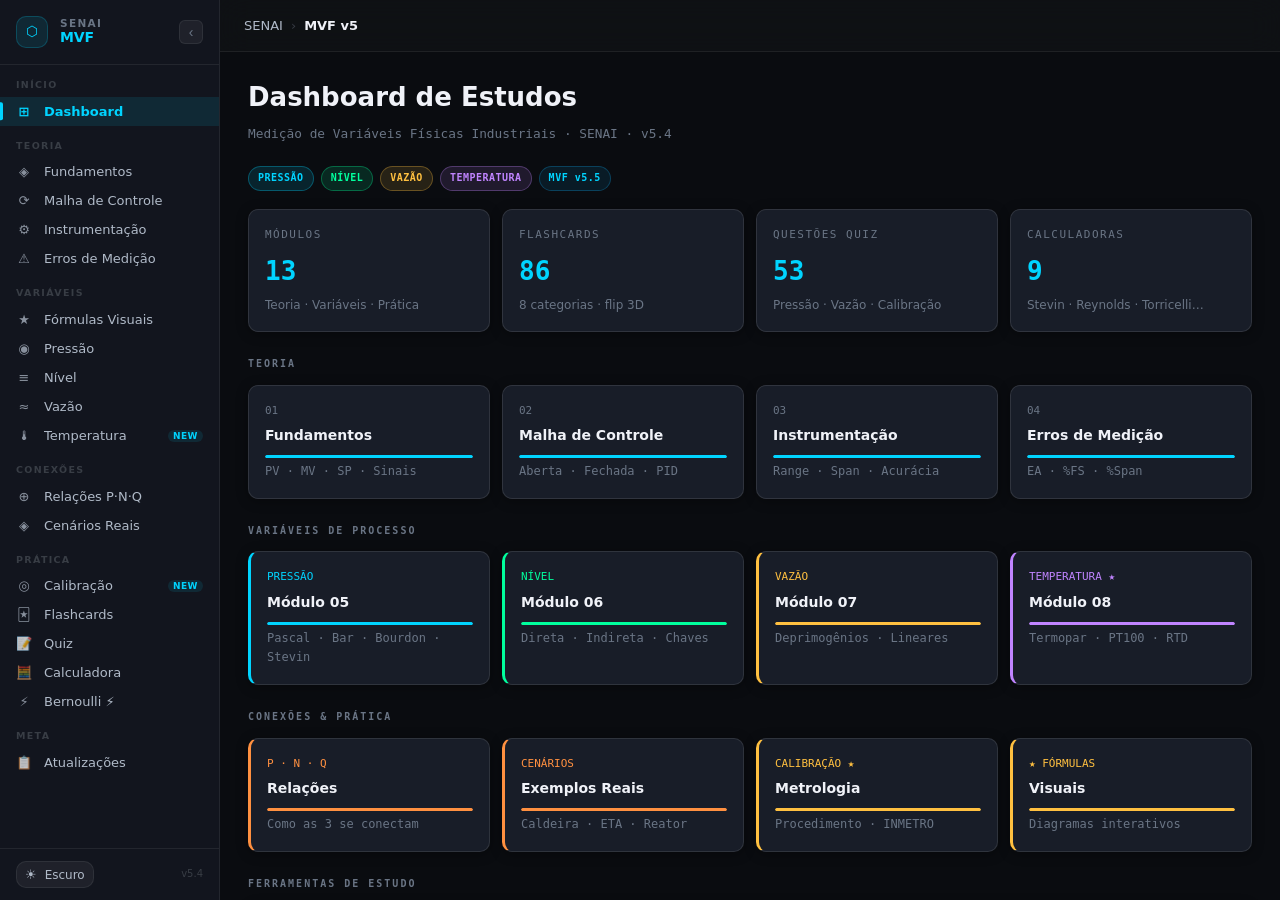
<file: senai-mvf/index.html>
<!DOCTYPE html>
<html lang="pt-BR" data-theme="dark" data-module="mvf">
<head>
  <meta charset="UTF-8">
  <meta name="viewport" content="width=device-width, initial-scale=1.0">
  <meta http-equiv="Content-Security-Policy"
        content="default-src 'self';
                 style-src 'self' 'unsafe-inline' https://fonts.googleapis.com;
                 font-src https://fonts.gstatic.com;
                 script-src 'self' 'unsafe-inline';
                 img-src 'self' data:;
                 frame-src 'self';">
  <title>SENAI · MVF v5</title>

  <!-- 1. Fontes — centralizadas aqui, não repetir nos CSSs -->
  <link rel="preconnect" href="https://fonts.googleapis.com">
  <link rel="preconnect" href="https://fonts.gstatic.com" crossorigin>
  <link rel="stylesheet"
        href="https://fonts.googleapis.com/css2?family=Inter:wght@400;600;700;800&family=JetBrains+Mono:wght@400;600;700&family=IBM+Plex+Mono:wght@400;600&display=swap">

  <!-- 2. Tokens compartilhados (DEVE vir ANTES do design-system e do style.css) -->
  <link rel="stylesheet" href="../src/styles/shared/tokens.css">

  <!-- 3. Componentes compartilhados (flashcard, quiz, tags, tabela) -->
  <link rel="stylesheet" href="../src/styles/shared/components.css">

  <!-- 4. Design System (shell: sidebar DS, topbar, responsivo) -->
  <link rel="stylesheet" href="../src/styles/shared/design-system.css">

  <!-- 5. Estilo do MVF (específico do app — sobrescreve o que for necessário) -->
  <link rel="stylesheet" href="../src/styles/modules/mvf.css">
</head>
<body class="ds-bg-grid">

<!-- APP SHELL -->
<div class="app-shell" id="app">

<!-- ── SIDEBAR ──────────────────────────────────────────── -->
<aside class="ds-sidebar" id="sidebar" aria-label="Navegação principal">

  <div class="ds-sidebar-header">
    <div class="ds-brand">
      <div class="ds-brand-icon">⬡</div>
      <div class="ds-brand-text">
        <span class="ds-brand-name">SENAI</span>
        <span class="ds-brand-module">MVF</span>
      </div>
    </div>
    <button class="ds-sidebar-toggle" id="sidebar-toggle" aria-label="Recolher menu">‹</button>
  </div>

  <nav class="ds-sidebar-nav" aria-label="Módulos MVF">

    <div class="ds-nav-section">
      <span class="ds-nav-section-label">INÍCIO</span>
      <ul class="ds-nav-list">
        <li><button class="ds-nav-item active" id="nav-home" data-screen="home">
          <span class="ds-nav-icon">⊞</span><span class="ds-nav-label">Dashboard</span>
        </button></li>
      </ul>
    </div>

    <div class="ds-nav-section">
      <span class="ds-nav-section-label">TEORIA</span>
      <ul class="ds-nav-list">
        <li><button class="ds-nav-item" id="nav-m1" data-screen="m1">
          <span class="ds-nav-icon">◈</span><span class="ds-nav-label">Fundamentos</span>
        </button></li>
        <li><button class="ds-nav-item" id="nav-m2" data-screen="m2">
          <span class="ds-nav-icon">⟳</span><span class="ds-nav-label">Malha de Controle</span>
        </button></li>
        <li><button class="ds-nav-item" id="nav-m3" data-screen="m3">
          <span class="ds-nav-icon">⚙</span><span class="ds-nav-label">Instrumentação</span>
        </button></li>
        <li><button class="ds-nav-item" id="nav-m4" data-screen="m4">
          <span class="ds-nav-icon">⚠</span><span class="ds-nav-label">Erros de Medição</span>
        </button></li>
      </ul>
    </div>

    <div class="ds-nav-section">
      <span class="ds-nav-section-label">VARIÁVEIS</span>
      <ul class="ds-nav-list">
        <li><button class="ds-nav-item" id="nav-formulas" data-screen="formulas">
          <span class="ds-nav-icon">★</span><span class="ds-nav-label">Fórmulas Visuais</span>
        </button></li>
        <li><button class="ds-nav-item" id="nav-pressao" data-screen="pressao">
          <span class="ds-nav-icon">◉</span><span class="ds-nav-label">Pressão</span>
        </button></li>
        <li><button class="ds-nav-item" id="nav-nivel" data-screen="nivel">
          <span class="ds-nav-icon">≡</span><span class="ds-nav-label">Nível</span>
        </button></li>
        <li><button class="ds-nav-item" id="nav-vazao" data-screen="vazao">
          <span class="ds-nav-icon">≈</span><span class="ds-nav-label">Vazão</span>
        </button></li>
        <li><button class="ds-nav-item" id="nav-temperatura" data-screen="temperatura">
          <span class="ds-nav-icon">🌡</span><span class="ds-nav-label">Temperatura</span>
          <span class="ds-nav-badge">NEW</span>
        </button></li>
      </ul>
    </div>

    <div class="ds-nav-section">
      <span class="ds-nav-section-label">CONEXÕES</span>
      <ul class="ds-nav-list">
        <li><button class="ds-nav-item" id="nav-relacoes" data-screen="relacoes">
          <span class="ds-nav-icon">⊕</span><span class="ds-nav-label">Relações P·N·Q</span>
        </button></li>
        <li><button class="ds-nav-item" id="nav-cenarios" data-screen="cenarios">
          <span class="ds-nav-icon">◈</span><span class="ds-nav-label">Cenários Reais</span>
        </button></li>
      </ul>
    </div>

    <div class="ds-nav-section">
      <span class="ds-nav-section-label">PRÁTICA</span>
      <ul class="ds-nav-list">
        <li><button class="ds-nav-item" id="nav-calibracao" data-screen="calibracao">
          <span class="ds-nav-icon">◎</span><span class="ds-nav-label">Calibração</span>
          <span class="ds-nav-badge">NEW</span>
        </button></li>
        <li><button class="ds-nav-item" id="nav-flash" data-screen="flash">
          <span class="ds-nav-icon">🃏</span><span class="ds-nav-label">Flashcards</span>
        </button></li>
        <li><button class="ds-nav-item" id="nav-quiz" data-screen="quiz">
          <span class="ds-nav-icon">📝</span><span class="ds-nav-label">Quiz</span>
        </button></li>
        <li><button class="ds-nav-item" id="nav-calc" data-screen="calc">
          <span class="ds-nav-icon">🧮</span><span class="ds-nav-label">Calculadora</span>
        </button></li>
        <li><button class="ds-nav-item" id="nav-bernoulli" data-screen="bernoulli">
          <span class="ds-nav-icon">⚡</span><span class="ds-nav-label">Bernoulli ⚡</span>
        </button></li>
      </ul>
    </div>

    <div class="ds-nav-section">
      <span class="ds-nav-section-label">META</span>
      <ul class="ds-nav-list">
        <li><button class="ds-nav-item" id="nav-changelog" data-screen="changelog">
          <span class="ds-nav-icon">📋</span><span class="ds-nav-label">Atualizações</span>
        </button></li>
      </ul>
    </div>

  </nav>

  <div class="ds-sidebar-footer">
    <button class="ds-theme-btn" id="theme-btn">
      <span class="ds-theme-icon">☀</span>
      <span class="ds-theme-label">Tema</span>
    </button>
    <span class="ds-sidebar-version">v5.4</span>
  </div>

</aside>

<!-- Overlay mobile (fora da sidebar, mas dentro do app-shell) -->
<div class="ds-mobile-overlay" id="mobile-overlay"></div>

<!-- Elementos ocultos para compatibilidade com script.js (toggleDrawer/closeDrawer) -->
<div id="overlay" style="display:none"></div>
<div id="drawer" style="display:none"></div>

<!-- ── MAIN WRAPPER ──────────────────────────────────────── -->
<div class="main-wrapper">

  <header class="module-topbar">
    <div class="topbar-breadcrumb">
      <a href="../index.html" class="crumb-back" title="Voltar ao Portal">SENAI</a>
      <span class="crumb-sep">›</span>
      <span class="crumb-active">MVF v5</span>
    </div>
    <div class="topbar-actions">
      <button class="topbar-hamburger" id="hamburger-btn"
              aria-label="Menu">☰</button>
    </div>
  </header>

  <main class="main-content">
  <div class="content">

<!-- ════════════════════════════════════════════════════
     §01 · HOME — Dashboard de Estudos
════════════════════════════════════════════════════ -->
<div class="screen active" id="screen-home">
  <div class="h1">Dashboard de Estudos</div>
  <div class="sub">Medição de Variáveis Físicas Industriais · SENAI · v5.4</div>
  <div style="display:flex;gap:7px;flex-wrap:wrap;margin-bottom:18px">
    <span class="cl-tag cl-tag-p">PRESSÃO</span>
    <span class="cl-tag cl-tag-g">NÍVEL</span>
    <span class="cl-tag cl-tag-y">VAZÃO</span>
    <span class="cl-tag" style="background:rgba(192,132,255,0.12);color:var(--pu);border:1px solid rgba(192,132,255,0.3)">TEMPERATURA</span>
    <span class="cl-tag" style="background:rgba(14,165,233,0.10);color:var(--mod-accent,var(--p));border:1px solid rgba(14,165,233,0.28)">MVF v5.5</span>
  </div>
  <div class="grid g4" style="margin-bottom:18px">
    <div class="card dash-stat" data-screen="m1">
      <div class="sc">Módulos</div>
      <div class="sv">13</div>
      <div class="ss">Teoria · Variáveis · Prática</div>
    </div>
    <div class="card dash-stat" data-screen="flash">
      <div class="sc">Flashcards</div>
      <div class="sv" id="dash-cards">66</div>
      <div class="ss">8 categorias · flip 3D</div>
    </div>
    <div class="card dash-stat" data-screen="quiz">
      <div class="sc">Questões Quiz</div>
      <div class="sv" id="dash-qs">46</div>
      <div class="ss">Pressão · Vazão · Calibração</div>
    </div>
    <div class="card dash-stat" data-screen="calc">
      <div class="sc">Calculadoras</div>
      <div class="sv">9</div>
      <div class="ss">Stevin · Reynolds · Torricelli…</div>
    </div>
  </div>

  <!-- Módulos de Teoria -->
  <div class="sec">Teoria</div>
  <div class="grid g4" style="margin-bottom:18px">
    <div class="card click" data-screen="m1"><div class="mn">01</div><div class="mt">Fundamentos</div><div class="pb"><div class="pf"></div></div><div class="ps">PV · MV · SP · Sinais</div></div>
    <div class="card click" data-screen="m2"><div class="mn">02</div><div class="mt">Malha de Controle</div><div class="pb"><div class="pf"></div></div><div class="ps">Aberta · Fechada · PID</div></div>
    <div class="card click" data-screen="m3"><div class="mn">03</div><div class="mt">Instrumentação</div><div class="pb"><div class="pf"></div></div><div class="ps">Range · Span · Acurácia</div></div>
    <div class="card click" data-screen="m4"><div class="mn">04</div><div class="mt">Erros de Medição</div><div class="pb"><div class="pf"></div></div><div class="ps">EA · %FS · %Span</div></div>
  </div>

  <!-- Variáveis de Processo -->
  <div class="sec">Variáveis de Processo</div>
  <div class="grid g4" style="margin-bottom:18px">
    <div class="card click" data-screen="pressao" style="border-left:3px solid var(--p)"><div class="mn" style="color:var(--p)">PRESSÃO</div><div class="mt">Módulo 05</div><div class="pb"><div class="pf"></div></div><div class="ps">Pascal · Bar · Bourdon · Stevin</div></div>
    <div class="card click" data-screen="nivel" style="border-left:3px solid var(--g)"><div class="mn" style="color:var(--g)">NÍVEL</div><div class="mt">Módulo 06</div><div class="pb"><div class="pf" style="background:var(--g)"></div></div><div class="ps">Direta · Indireta · Chaves</div></div>
    <div class="card click" data-screen="vazao" style="border-left:3px solid var(--y)"><div class="mn" style="color:var(--y)">VAZÃO</div><div class="mt">Módulo 07</div><div class="pb"><div class="pf" style="background:var(--y)"></div></div><div class="ps">Deprimogênios · Lineares</div></div>
    <div class="card click" data-screen="temperatura" style="border-left:3px solid var(--pu)"><div class="mn" style="color:var(--pu)">TEMPERATURA ★</div><div class="mt">Módulo 08</div><div class="pb"><div class="pf" style="background:var(--pu)"></div></div><div class="ps">Termopar · PT100 · RTD</div></div>
  </div>

  <!-- Conexões e Prática -->
  <div class="sec">Conexões &amp; Prática</div>
  <div class="grid g4" style="margin-bottom:18px">
    <div class="card click" data-screen="relacoes" style="border-left:3px solid var(--or)"><div class="mn" style="color:var(--or)">P · N · Q</div><div class="mt">Relações</div><div class="pb"><div class="pf" style="background:var(--or)"></div></div><div class="ps">Como as 3 se conectam</div></div>
    <div class="card click" data-screen="cenarios" style="border-left:3px solid var(--or)"><div class="mn" style="color:var(--or)">CENÁRIOS</div><div class="mt">Exemplos Reais</div><div class="pb"><div class="pf" style="background:var(--or)"></div></div><div class="ps">Caldeira · ETA · Reator</div></div>
    <div class="card click" data-screen="calibracao" style="border-left:3px solid var(--y)"><div class="mn" style="color:var(--y)">CALIBRAÇÃO ★</div><div class="mt">Metrologia</div><div class="pb"><div class="pf" style="background:var(--y)"></div></div><div class="ps">Procedimento · INMETRO</div></div>
    <div class="card click" data-screen="formulas" style="border-left:3px solid var(--y)"><div class="mn" style="color:var(--y)">★ FÓRMULAS</div><div class="mt">Visuais</div><div class="pb"><div class="pf" style="background:var(--y)"></div></div><div class="ps">Diagramas interativos</div></div>
  </div>

  <!-- Ferramentas de Estudo -->
  <div class="sec">Ferramentas de Estudo</div>
  <div class="dash-tools">
    <div class="dash-tool dash-tool-p" data-screen="flash">
      <div class="dash-tool-icon">🃏</div>
      <div class="dash-tool-body">
        <div class="dash-tool-title">Flashcards</div>
        <div class="dash-tool-sub" id="dash-fc-mn">66 cards · 8 categorias · flip 3D</div>
      </div>
      <div class="dash-tool-arrow">›</div>
    </div>
    <div class="dash-tool dash-tool-r" data-screen="quiz">
      <div class="dash-tool-icon">📝</div>
      <div class="dash-tool-body">
        <div class="dash-tool-title">Quiz</div>
        <div class="dash-tool-sub" id="dash-qz-mn">46 questões · situações reais de prova</div>
      </div>
      <div class="dash-tool-arrow">›</div>
    </div>
    <div class="dash-tool dash-tool-p2" data-screen="calc">
      <div class="dash-tool-icon">🧮</div>
      <div class="dash-tool-body">
        <div class="dash-tool-title">Calculadora</div>
        <div class="dash-tool-sub">9 fórmulas · Stevin · Reynolds · Torricelli · Gases</div>
      </div>
      <div class="dash-tool-arrow">›</div>
    </div>
    <div class="dash-tool dash-tool-g" data-screen="bernoulli">
      <div class="dash-tool-icon">⚡</div>
      <div class="dash-tool-body">
        <div class="dash-tool-title">Simuladores</div>
        <div class="dash-tool-sub">Continuidade · Bernoulli · tempo real · variável livre</div>
      </div>
      <div class="dash-tool-arrow">›</div>
    </div>
  </div>
</div>

<!-- ════════════════════════════════════════════════════
     §02 · FÓRMULAS VISUAIS
════════════════════════════════════════════════════ -->
<div class="screen" id="screen-formulas">
  <div class="h1">Fórmulas Visuais</div>
  <div class="sub">Cada equação com diagrama interativo — passe o mouse sobre as variáveis</div>

  <div class="sec">Pressão</div>

  <!-- P = F/A -->
  <div class="fcard">
    <div class="fcard-title">Pressão — Definição Fundamental</div>
    <div class="fcard-top">
      <div class="fcard-left">
        <div class="fcard-formula">
          <span class="fv fv-p" data-var="pfa-P">P</span> = <span class="fv fv-y" data-var="pfa-F">F</span> / <span class="fv fv-g" data-var="pfa-A">A</span>
        </div>
        <div class="fcard-desc">A pressão é a força aplicada perpendicularmente dividida pela área sobre a qual ela age. Quanto menor a área, maior a pressão para a mesma força.</div>
        <table class="vleg" id="leg-pfa">
          <tr data-var="pfa-P"><td class="vsym" style="color:var(--p)">P</td><td class="vname">Pressão</td><td class="vunit">Pa (Pascal)</td><td class="vdesc">O resultado — quanto de força por área</td></tr>
          <tr data-var="pfa-F"><td class="vsym" style="color:var(--y)">F</td><td class="vname">Força</td><td class="vunit">N (Newton)</td><td class="vdesc">A força aplicada sobre a superfície</td></tr>
          <tr data-var="pfa-A"><td class="vsym" style="color:var(--g)">A</td><td class="vname">Área</td><td class="vunit">m²</td><td class="vdesc">A área da superfície que recebe a força</td></tr>
        </table>
        <div class="fdiv"></div>
        <div class="fex-btn-row">
          <button class="btn btn-p fex-btn" onclick="toggleSolve('pfa')">▶ Ver resolução</button>
        </div>
        <div class="fsolve" id="fsolve-pfa">
          <div class="fsolve-method">
            <div class="fsolve-method-title">📋 Como organizar antes de calcular</div>
            <div class="fsolve-method-steps">
              <div class="fsolve-mstep"><span class="fsolve-mbadge">1</span>Liste o que o enunciado dá: F em N e A em m²</div>
              <div class="fsolve-mstep"><span class="fsolve-mbadge">2</span>Identifique a incógnita (P, F ou A) e isole-a antes de substituir</div>
              <div class="fsolve-mstep"><span class="fsolve-mbadge">3</span>Unifique unidades: F em N, A em m², resultado P sai em Pa (÷100.000 = bar)</div>
            </div>
          </div>
          <div class="fsolve-hdr">Exemplo A — calcular P: F = 100 N, A = 0,01 m²</div>
          <div class="fsolve-step"><span class="fsolve-num">1</span><span>Fórmula: <span class="fsolve-eq">P = F / A</span></span></div>
          <div class="fsolve-step"><span class="fsolve-num">2</span><span>Substitua: <span class="fsolve-eq">P = 100 / 0,01</span></span></div>
          <div class="fsolve-step fsolve-res"><span class="fsolve-num">3</span><span>Resultado: <span class="fsolve-eq" style="color:var(--p)">P = 10.000 Pa = 0,1 bar</span></span></div>
          <div class="fsolve-hdr">Exemplo B — calcular A: F = 500 N, P = 2 bar</div>
          <div class="fsolve-step"><span class="fsolve-num">1</span><span>Isole A: <span class="fsolve-eq">A = F / P</span></span></div>
          <div class="fsolve-step"><span class="fsolve-num">2</span><span>Converta P: <span class="fsolve-eq">2 bar × 100.000 = 200.000 Pa</span></span></div>
          <div class="fsolve-step fsolve-res"><span class="fsolve-num">3</span><span>Resultado: <span class="fsolve-eq" style="color:var(--g)">A = 500 / 200.000 = 0,0025 m²</span></span></div>
          <div class="fsolve-tip">⚠ <strong>Armadilha:</strong> nunca divida N por bar diretamente. Converta tudo para Pa antes de calcular.</div>
        </div>
      </div>
      <div class="fcard-right">
        <div class="fdiag" id="diag-pfa">
          <svg viewBox="0 0 220 200" xmlns="http://www.w3.org/2000/svg" width="100%">
            <!-- Base / superfície -->
            <rect x="20" y="150" width="180" height="16" rx="4" fill="#1e2535" stroke="#3a4555" stroke-width="1.5"/>
            <text x="110" y="178" text-anchor="middle" fill="#6a7585" font-size="11" font-family="IBM Plex Mono">Superfície</text>
            <!-- Área destacada -->
            <rect x="35" y="135" width="150" height="15" rx="3" fill="rgba(0,255,157,0.1)" stroke="#00ff9d" stroke-width="1.5" stroke-dasharray="5,3" class="fv-el" data-var="pfa-A"/>
            <text x="110" y="146" text-anchor="middle" fill="#00ff9d" font-size="10" font-family="IBM Plex Mono" class="fv-el" data-var="pfa-A">A = 0,01 m²</text>
            <!-- Setas de força -->
            <line x1="60" y1="30" x2="60" y2="130" stroke="#ffc040" stroke-width="2.5" marker-end="url(#arrowF1)" class="fv-el" data-var="pfa-F"/>
            <line x1="110" y1="18" x2="110" y2="130" stroke="#ffc040" stroke-width="3" marker-end="url(#arrowF1)" class="fv-el" data-var="pfa-F"/>
            <line x1="160" y1="30" x2="160" y2="130" stroke="#ffc040" stroke-width="2.5" marker-end="url(#arrowF1)" class="fv-el" data-var="pfa-F"/>
            <text x="110" y="13" text-anchor="middle" fill="#ffc040" font-size="14" font-weight="bold" font-family="IBM Plex Mono" class="fv-el" data-var="pfa-F">F = 100 N</text>
            <!-- P label -->
            <text x="196" y="90" fill="#00d4ff" font-size="20" font-weight="bold" font-family="IBM Plex Mono" class="fv-el" data-var="pfa-P">P</text>
            <text x="185" y="105" fill="#00d4ff" font-size="10" font-family="IBM Plex Mono" class="fv-el" data-var="pfa-P">10 kPa</text>
            <defs>
              <marker id="arrowF1" markerWidth="9" markerHeight="9" refX="4" refY="4.5" orient="auto">
                <path d="M0,0 L9,4.5 L0,9 Z" fill="#ffc040"/>
              </marker>
            </defs>
          </svg>
        </div>
      </div>
    </div>
    <div class="fapps">
      <span class="fapp">Pneumática industrial</span>
      <span class="fapp">Hidráulica</span>
      <span class="fapp">Vasos de pressão</span>
      <span class="fapp">Caldeiras</span>
    </div>
  </div>

  <!-- Stevin — animado -->
  <div class="fcard">
    <div class="fcard-title">Stevin — Pressão Hidrostática</div>
    <div class="fcard-top">
      <div class="fcard-left">
        <div class="fcard-formula">
          <span class="fv fv-p" data-var="stv-dP">ΔP</span> = <span class="fv fv-g" data-var="stv-rho">ρ</span> × <span class="fv fv-or" data-var="stv-g">g</span> × <span class="fv fv-pu" data-var="stv-h">h</span>
        </div>
        <div class="fcard-desc">A diferença de pressão entre dois pontos de um mesmo líquido depende apenas da diferença de altura entre eles, não da forma do recipiente.</div>
        <table class="vleg" id="leg-stv">
          <tr data-var="stv-dP"><td class="vsym" style="color:var(--p)">ΔP</td><td class="vname">Diferença de pressão</td><td class="vunit">Pa ou bar</td><td class="vdesc">Pressão no ponto B menos A (mais fundo = mais pressão)</td></tr>
          <tr data-var="stv-rho"><td class="vsym" style="color:var(--g)">ρ</td><td class="vname">Massa específica</td><td class="vunit">kg/m³</td><td class="vdesc">Água = 1000 · Óleo ≈ 850 · Mercúrio = 13.600</td></tr>
          <tr data-var="stv-g"><td class="vsym" style="color:var(--or)">g</td><td class="vname">Gravidade</td><td class="vunit">m/s²</td><td class="vdesc">Aceleração gravitacional ≈ 9,81 m/s²</td></tr>
          <tr data-var="stv-h"><td class="vsym" style="color:var(--pu)">h</td><td class="vname">Altura da coluna</td><td class="vunit">m</td><td class="vdesc">Diferença de profundidade entre os dois pontos</td></tr>
        </table>
        <div class="fdiv"></div>
        <div class="fex-btn-row">
          <button class="btn btn-p fex-btn" onclick="toggleSolve('stv')">▶ Ver resolução</button>
        </div>
        <div class="fsolve" id="fsolve-stv">
          <div class="fsolve-method">
            <div class="fsolve-method-title">📋 Como organizar antes de calcular</div>
            <div class="fsolve-method-steps">
              <div class="fsolve-mstep"><span class="fsolve-mbadge">1</span>Identifique o fluido → pegue ρ: água=1000, óleo≈850, mercúrio=13.600 kg/m³</div>
              <div class="fsolve-mstep"><span class="fsolve-mbadge">2</span>h em metros = diferença de altura entre os dois pontos (não a posição absoluta)</div>
              <div class="fsolve-mstep"><span class="fsolve-mbadge">3</span>g = 9,81 m/s² (fixo). Resultado em Pa → ÷100.000 para bar</div>
            </div>
          </div>
          <div class="fsolve-hdr">Exemplo A — calcular ΔP: água, h = 5 m</div>
          <div class="fsolve-step"><span class="fsolve-num">1</span><span>Fórmula: <span class="fsolve-eq">ΔP = ρ × g × h</span></span></div>
          <div class="fsolve-step"><span class="fsolve-num">2</span><span>Substitua: <span class="fsolve-eq">ΔP = 1.000 × 9,81 × 5</span></span></div>
          <div class="fsolve-step"><span class="fsolve-num">3</span><span>Calcule: <span class="fsolve-eq">1.000 × 9,81 = 9.810 → × 5 = 49.050 Pa</span></span></div>
          <div class="fsolve-step fsolve-res"><span class="fsolve-num">4</span><span>Converta: <span class="fsolve-eq" style="color:var(--p)">49.050 ÷ 100.000 = 0,49 bar</span></span></div>
          <div class="fsolve-hdr">Exemplo B — calcular h (nível): ΔP = 1,2 bar, petróleo (ρ = 820)</div>
          <div class="fsolve-step"><span class="fsolve-num">1</span><span>Isole h: <span class="fsolve-eq">h = ΔP / (ρ × g)</span></span></div>
          <div class="fsolve-step"><span class="fsolve-num">2</span><span>Converta ΔP: <span class="fsolve-eq">1,2 × 100.000 = 120.000 Pa</span></span></div>
          <div class="fsolve-step"><span class="fsolve-num">3</span><span>Denominador: <span class="fsolve-eq">820 × 9,81 = 8.044,2</span></span></div>
          <div class="fsolve-step fsolve-res"><span class="fsolve-num">4</span><span>Resultado: <span class="fsolve-eq" style="color:var(--g)">h = 120.000 / 8.044,2 = 14,92 m</span></span></div>
          <div class="fsolve-tip">⚠ <strong>Armadilha:</strong> usar ρ da água (1000) para outro fluido. Se ρ mudar, o nível calculado fica errado — erro clássico em medição de nível por pressão com fluido de densidade variável.</div>
        </div>
      </div>
      <div class="fcard-right">
        <div class="fdiag stv-diag" id="diag-stv">
          <svg viewBox="0 0 220 240" xmlns="http://www.w3.org/2000/svg" width="100%">
            <!-- Tanque -->
            <rect x="30" y="10" width="120" height="185" rx="5" fill="rgba(0,212,255,0.03)" stroke="#2a3545" stroke-width="2"/>
            <!-- Água animada — nível sobe/desce via CSS -->
            <rect class="stv-water" x="31" y="50" width="118" height="144" fill="rgba(0,100,200,0.18)"/>
            <!-- Superfície da água com ondinha -->
            <path class="stv-surface" d="M31,50 Q71,44 111,50 Q151,56 149,50" fill="none" stroke="rgba(0,212,255,0.55)" stroke-width="2"/>
            <!-- Ponto A -->
            <circle cx="90" cy="85" r="6" fill="#00ff9d" class="fv-el" data-var="stv-h"/>
            <text x="103" y="89" fill="#00ff9d" font-size="12" font-family="IBM Plex Mono" font-weight="bold" class="fv-el" data-var="stv-h">A</text>
            <!-- Ponto B -->
            <circle cx="90" cy="170" r="6" fill="#ff5566" class="fv-el" data-var="stv-h"/>
            <text x="103" y="174" fill="#ff5566" font-size="12" font-family="IBM Plex Mono" font-weight="bold" class="fv-el" data-var="stv-h">B</text>
            <!-- Seta h -->
            <line x1="160" y1="85" x2="160" y2="170" stroke="var(--pu)" stroke-width="2" marker-start="url(#arrowStUp)" marker-end="url(#arrowStDn)" class="fv-el" data-var="stv-h"/>
            <text x="170" y="132" fill="var(--pu)" font-size="14" font-weight="bold" font-family="IBM Plex Mono" class="fv-el" data-var="stv-h">h</text>
            <text x="163" y="145" fill="var(--pu)" font-size="9" font-family="IBM Plex Mono" class="fv-el" data-var="stv-h">5 m</text>
            <!-- ΔP label -->
            <text x="90" y="210" text-anchor="middle" fill="var(--p)" font-size="11" font-family="IBM Plex Mono" font-weight="bold" class="fv-el" data-var="stv-dP">ΔP = 0,49 bar</text>
            <!-- ρ label -->
            <text x="55" y="130" fill="var(--g)" font-size="11" font-family="IBM Plex Mono" class="fv-el" data-var="stv-rho">ρ=1000</text>
            <defs>
              <marker id="arrowStUp" markerWidth="8" markerHeight="8" refX="4" refY="4" orient="auto">
                <path d="M4,0 L8,8 L0,8 Z" fill="var(--pu)"/>
              </marker>
              <marker id="arrowStDn" markerWidth="8" markerHeight="8" refX="4" refY="4" orient="auto">
                <path d="M0,0 L8,0 L4,8 Z" fill="var(--pu)"/>
              </marker>
            </defs>
          </svg>
        </div>
      </div>
    </div>
    <div class="fapps">
      <span class="fapp">Medição de nível por pressão</span>
      <span class="fapp">Caixas d'água</span>
      <span class="fapp">Tanques industriais</span>
    </div>
  </div>

  <div class="sec">Vazão</div>

  <!-- Qv -->
  <div class="fcard">
    <div class="fcard-title">Vazão Volumétrica</div>
    <div class="fcard-top">
      <div class="fcard-left">
        <div class="fcard-formula">
          <span class="fv fv-y" data-var="qv-Qv">Qv</span> = <span class="fv fv-g" data-var="qv-S">S</span> × <span class="fv fv-p" data-var="qv-v">v</span>
        </div>
        <div class="fcard-desc">A vazão volumétrica mede o volume de fluido que passa por uma seção da tubulação por unidade de tempo.</div>
        <table class="vleg" id="leg-qv">
          <tr data-var="qv-Qv"><td class="vsym" style="color:var(--y)">Qv</td><td class="vname">Vazão volumétrica</td><td class="vunit">m³/s · L/min</td><td class="vdesc">Volume de fluido por unidade de tempo</td></tr>
          <tr data-var="qv-S"><td class="vsym" style="color:var(--g)">S</td><td class="vname">Seção transversal</td><td class="vunit">m²</td><td class="vdesc">Área interna da tubulação no ponto medido</td></tr>
          <tr data-var="qv-v"><td class="vsym" style="color:var(--p)">v</td><td class="vname">Velocidade do fluido</td><td class="vunit">m/s</td><td class="vdesc">Velocidade média do fluido na seção</td></tr>
        </table>
        <div class="fdiv"></div>
        <div class="fex-btn-row">
          <button class="btn btn-y fex-btn" onclick="toggleSolve('qv')">▶ Ver resolução</button>
        </div>
        <div class="fsolve" id="fsolve-qv">
          <div class="fsolve-method">
            <div class="fsolve-method-title">📋 Como organizar antes de calcular</div>
            <div class="fsolve-method-steps">
              <div class="fsolve-mstep"><span class="fsolve-mbadge">1</span>Calcule a área: S = π × r² onde r = D/2 (use raio, não diâmetro!)</div>
              <div class="fsolve-mstep"><span class="fsolve-mbadge">2</span>Converta D para metros: 10 cm → 0,10 m → r = 0,05 m</div>
              <div class="fsolve-mstep"><span class="fsolve-mbadge">3</span>Para converter m³/s → L/min: multiplique por 60.000</div>
            </div>
          </div>
          <div class="fsolve-hdr">Exemplo A — calcular Qv: D = 10 cm, v = 2 m/s</div>
          <div class="fsolve-step"><span class="fsolve-num">1</span><span>Calcule S: <span class="fsolve-eq">r = 0,05 m → S = π × 0,05² = 0,00785 m²</span></span></div>
          <div class="fsolve-step"><span class="fsolve-num">2</span><span>Aplique: <span class="fsolve-eq">Qv = 0,00785 × 2 = 0,01571 m³/s</span></span></div>
          <div class="fsolve-step fsolve-res"><span class="fsolve-num">3</span><span>Converta: <span class="fsolve-eq" style="color:var(--y)">0,01571 × 60.000 = 942 L/min</span></span></div>
          <div class="fsolve-hdr">Exemplo B — calcular v: Qv = 500 L/min, D = 8 cm</div>
          <div class="fsolve-step"><span class="fsolve-num">1</span><span>Converta Qv: <span class="fsolve-eq">500 ÷ 60.000 = 0,00833 m³/s</span></span></div>
          <div class="fsolve-step"><span class="fsolve-num">2</span><span>Calcule S: <span class="fsolve-eq">S = π × 0,04² = 0,005027 m²</span></span></div>
          <div class="fsolve-step fsolve-res"><span class="fsolve-num">3</span><span>Resultado: <span class="fsolve-eq" style="color:var(--g)">v = Qv/S = 0,00833 / 0,005027 = 1,66 m/s</span></span></div>
          <div class="fsolve-tip">⚠ <strong>Armadilha:</strong> usar D no lugar de r ao calcular a área. S = π×r², onde r = D/2. Errar isso quadruplica o erro na área!</div>
        </div>
      </div>
      <div class="fcard-right">
        <div class="fdiag" id="diag-qv">
          <svg viewBox="0 0 220 170" xmlns="http://www.w3.org/2000/svg" width="100%">
            <!-- Tubo -->
            <rect x="10" y="55" width="200" height="60" rx="5" fill="rgba(255,255,255,0.02)" stroke="#2a3545" stroke-width="2"/>
            <rect x="11" y="56" width="198" height="58" rx="4" fill="rgba(0,100,180,0.14)"/>
            <!-- Seção elipse -->
            <ellipse cx="38" cy="85" rx="12" ry="29" fill="rgba(0,255,157,0.12)" stroke="#00ff9d" stroke-width="2" class="fv-el" data-var="qv-S"/>
            <text x="38" y="126" text-anchor="middle" fill="#00ff9d" font-size="10" font-family="IBM Plex Mono" class="fv-el" data-var="qv-S">S</text>
            <!-- Setas de velocidade animadas -->
            <line x1="68" y1="70" x2="138" y2="70" stroke="var(--p)" stroke-width="2" marker-end="url(#arrowQvP)" class="fv-el qv-arrow" data-var="qv-v"/>
            <line x1="60" y1="85" x2="158" y2="85" stroke="var(--p)" stroke-width="3" marker-end="url(#arrowQvP)" class="fv-el qv-arrow" data-var="qv-v"/>
            <line x1="68" y1="100" x2="138" y2="100" stroke="var(--p)" stroke-width="2" marker-end="url(#arrowQvP)" class="fv-el qv-arrow" data-var="qv-v"/>
            <text x="172" y="89" fill="var(--p)" font-size="13" font-weight="bold" font-family="IBM Plex Mono" class="fv-el" data-var="qv-v">v=2 m/s</text>
            <!-- Qv label topo -->
            <text x="110" y="22" text-anchor="middle" fill="var(--y)" font-size="14" font-weight="bold" font-family="IBM Plex Mono" class="fv-el" data-var="qv-Qv">Qv</text>
            <text x="110" y="36" text-anchor="middle" fill="var(--y)" font-size="10" font-family="IBM Plex Mono" class="fv-el" data-var="qv-Qv">942 L/min</text>
            <line x1="110" y1="40" x2="110" y2="53" stroke="var(--y)" stroke-width="1.5" stroke-dasharray="3,2" marker-end="url(#arrowQvY)" class="fv-el" data-var="qv-Qv"/>
            <defs>
              <marker id="arrowQvP" markerWidth="8" markerHeight="8" refX="6" refY="4" orient="auto">
                <path d="M0,0 L8,4 L0,8 Z" fill="var(--p)"/>
              </marker>
              <marker id="arrowQvY" markerWidth="8" markerHeight="8" refX="4" refY="4" orient="auto">
                <path d="M0,0 L8,4 L0,8 Z" fill="var(--y)"/>
              </marker>
            </defs>
          </svg>
        </div>
      </div>
    </div>
    <div class="fapps">
      <span class="fapp">Medidores de turbina</span>
      <span class="fapp">Ultrassônico</span>
      <span class="fapp">Eletromagnético</span>
    </div>
  </div>

  <!-- Reynolds -->
  <div class="fcard">
    <div class="fcard-title">Número de Reynolds — Regime de Escoamento</div>
    <div class="fcard-top">
      <div class="fcard-left">
        <div class="fcard-formula">
          <span class="fv fv-p" data-var="re-Re">Re</span> = ( <span class="fv fv-g" data-var="re-rho">ρ</span> × <span class="fv fv-y" data-var="re-v">v</span> × <span class="fv fv-or" data-var="re-D">D</span> ) / <span class="fv fv-r" data-var="re-mu">μ</span>
        </div>
        <div class="fcard-desc">O Número de Reynolds é adimensional e classifica se o escoamento é laminar, em transição ou turbulento.</div>
        <table class="vleg" id="leg-re">
          <tr data-var="re-Re"><td class="vsym" style="color:var(--p)">Re</td><td class="vname">Número de Reynolds</td><td class="vunit">adimensional</td><td class="vdesc">&lt;2300 laminar · 2300–4000 transição · &gt;4000 turbulento</td></tr>
          <tr data-var="re-rho"><td class="vsym" style="color:var(--g)">ρ</td><td class="vname">Massa específica</td><td class="vunit">kg/m³</td><td class="vdesc">Densidade do fluido no ponto de medição</td></tr>
          <tr data-var="re-v"><td class="vsym" style="color:var(--y)">v</td><td class="vname">Velocidade do fluido</td><td class="vunit">m/s</td><td class="vdesc">Velocidade média de escoamento na seção</td></tr>
          <tr data-var="re-D"><td class="vsym" style="color:var(--or)">D</td><td class="vname">Diâmetro interno</td><td class="vunit">m</td><td class="vdesc">Diâmetro interno da tubulação no ponto medido</td></tr>
          <tr data-var="re-mu"><td class="vsym" style="color:var(--r)">μ</td><td class="vname">Viscosidade dinâmica</td><td class="vunit">Pa·s (cP)</td><td class="vdesc">Resistência interna do fluido ao escoamento</td></tr>
        </table>
        <div class="fdiv"></div>
        <div class="fex-btn-row">
          <button class="btn btn-p fex-btn" onclick="toggleSolve('re')">▶ Ver resolução</button>
        </div>
        <div class="fsolve" id="fsolve-re">
          <div class="fsolve-method">
            <div class="fsolve-method-title">📋 Como organizar antes de calcular</div>
            <div class="fsolve-method-steps">
              <div class="fsolve-mstep"><span class="fsolve-mbadge">1</span>Calcule o numerador: ρ × v × D (todos em SI: kg/m³, m/s, m)</div>
              <div class="fsolve-mstep"><span class="fsolve-mbadge">2</span>Divida por μ (viscosidade dinâmica em Pa·s = kg/m·s)</div>
              <div class="fsolve-mstep"><span class="fsolve-mbadge">3</span>Classifique: Re &lt; 2.300 = laminar · 2.300–4.000 = transição · &gt; 4.000 = turbulento</div>
            </div>
          </div>
          <div class="fsolve-hdr">Exemplo A — água: ρ=1000, v=2 m/s, D=0,05 m, μ=0,001 Pa·s</div>
          <div class="fsolve-step"><span class="fsolve-num">1</span><span>Numerador: <span class="fsolve-eq">1000 × 2 × 0,05 = 100</span></span></div>
          <div class="fsolve-step"><span class="fsolve-num">2</span><span>Divida: <span class="fsolve-eq">Re = 100 / 0,001 = 100.000</span></span></div>
          <div class="fsolve-step fsolve-res"><span class="fsolve-num">3</span><span>Resultado: <span class="fsolve-eq" style="color:var(--r)">Re = 100.000 → Turbulento</span></span></div>
          <div class="fsolve-hdr">Exemplo B — óleo viscoso: ρ=900, v=0,5 m/s, D=0,03 m, μ=0,1 Pa·s</div>
          <div class="fsolve-step"><span class="fsolve-num">1</span><span>Numerador: <span class="fsolve-eq">900 × 0,5 × 0,03 = 13,5</span></span></div>
          <div class="fsolve-step"><span class="fsolve-num">2</span><span>Divida: <span class="fsolve-eq">Re = 13,5 / 0,1 = 135</span></span></div>
          <div class="fsolve-step fsolve-res"><span class="fsolve-num">3</span><span>Resultado: <span class="fsolve-eq" style="color:var(--g)">Re = 135 → Laminar (óleo viscoso = escoamento suave)</span></span></div>
          <div class="fsolve-tip">⚠ <strong>Armadilha:</strong> confundir μ dinâmica (Pa·s) com ν cinemática (m²/s). Se o enunciado der ν, use Re = v×D/ν (sem ρ). Água a 20°C: μ ≈ 0,001 Pa·s.</div>
        </div>
      </div>
      <div class="fcard-right">
        <div class="fdiag" id="diag-re">
          <svg viewBox="0 0 220 220" xmlns="http://www.w3.org/2000/svg" width="100%">
            <!-- Laminar -->
            <text x="110" y="18" text-anchor="middle" fill="#00ff9d" font-size="10" font-family="IBM Plex Mono" font-weight="600">LAMINAR (Re &lt; 2300)</text>
            <rect x="8" y="22" width="204" height="46" rx="5" fill="rgba(0,255,157,0.04)" stroke="#00ff9d" stroke-width="1.5"/>
            <line x1="22" y1="45" x2="178" y2="45" stroke="#00ff9d" stroke-width="3" marker-end="url(#arrGn)"/>
            <line x1="22" y1="34" x2="155" y2="34" stroke="#00ff9d" stroke-width="1.5" marker-end="url(#arrGn)" opacity="0.6"/>
            <line x1="22" y1="56" x2="155" y2="56" stroke="#00ff9d" stroke-width="1.5" marker-end="url(#arrGn)" opacity="0.6"/>
            <!-- Transição -->
            <text x="110" y="90" text-anchor="middle" fill="var(--y)" font-size="10" font-family="IBM Plex Mono" font-weight="600">TRANSIÇÃO (2300 – 4000)</text>
            <rect x="8" y="94" width="204" height="46" rx="5" fill="rgba(255,192,64,0.04)" stroke="var(--y)" stroke-width="1.5"/>
            <path d="M22,112 Q55,104 88,118 Q121,132 154,116 Q175,108 194,116" fill="none" stroke="var(--y)" stroke-width="2"/>
            <path d="M22,126 Q55,134 88,118 Q121,104 154,124 Q175,130 194,124" fill="none" stroke="var(--y)" stroke-width="1.5" opacity="0.65"/>
            <!-- Turbulento -->
            <text x="110" y="162" text-anchor="middle" fill="var(--r)" font-size="10" font-family="IBM Plex Mono" font-weight="600">TURBULENTO (Re &gt; 4000)</text>
            <rect x="8" y="166" width="204" height="46" rx="5" fill="rgba(255,85,102,0.04)" stroke="var(--r)" stroke-width="1.5"/>
            <path d="M22,180 Q38,172 56,184 Q74,196 92,180 Q110,164 128,180 Q146,194 164,180 Q178,170 194,178" fill="none" stroke="var(--r)" stroke-width="2"/>
            <path d="M22,195 Q42,190 64,178 Q82,184 106,196 Q124,178 148,188 Q168,176 194,192" fill="none" stroke="var(--r)" stroke-width="1.5" opacity="0.65"/>
            <defs>
              <marker id="arrGn" markerWidth="8" markerHeight="8" refX="6" refY="4" orient="auto">
                <path d="M0,0 L8,4 L0,8 Z" fill="#00ff9d"/>
              </marker>
            </defs>
          </svg>
        </div>
      </div>
    </div>
    <div class="fapps">
      <span class="fapp">Escolha do medidor de vazão</span>
      <span class="fapp">Projeto de tubulações</span>
      <span class="fapp">Placa de orifício (Re mín.)</span>
    </div>
  </div>

  <!-- Erros -->
  <div class="sec">Erros de Medição</div>

  <div class="fcard">
    <div class="fcard-title">Erro Absoluto e Tipos de Erro %</div>
    <div class="fcard-top">
      <div class="fcard-left">
        <div class="fcard-formula" style="font-size:17px">
          <span class="fv fv-r" data-var="ea-EA">EA</span> = <span class="fv fv-y" data-var="ea-Ind">Indicado</span> − <span class="fv fv-g" data-var="ea-Real">Real</span>
        </div>
        <div class="fcard-desc">O erro absoluto é a diferença direta entre o que o instrumento mostra e o valor verdadeiro.</div>
        <table class="vleg" id="leg-ea">
          <tr data-var="ea-EA"><td class="vsym" style="color:var(--r)">EA</td><td class="vname">Erro Absoluto</td><td class="vunit">mesma unidade</td><td class="vdesc">Positivo = superestima · Negativo = subestima</td></tr>
          <tr data-var="ea-Ind"><td class="vsym" style="color:var(--y)">Indicado</td><td class="vname">Valor indicado</td><td class="vunit">bar, °C…</td><td class="vdesc">O que o instrumento mostra no display</td></tr>
          <tr data-var="ea-Real"><td class="vsym" style="color:var(--g)">Real</td><td class="vname">Valor real</td><td class="vunit">bar, °C…</td><td class="vdesc">O valor verdadeiro (padrão de referência)</td></tr>
        </table>
        <div class="fdiv"></div>
        <table class="vleg" style="margin-top:4px">
          <tr><td class="vsym" style="color:var(--p);font-size:12px">%FS</td><td class="vname" style="font-size:11px">Erro % FS</td><td class="vunit">(EA/URV)×100</td><td class="vdesc">Comparar com catálogo do instrumento</td></tr>
          <tr><td class="vsym" style="color:var(--pu);font-size:12px">%Span</td><td class="vname" style="font-size:11px">Erro % Span</td><td class="vunit">(EA/Span)×100</td><td class="vdesc">Instrumento com re-range</td></tr>
          <tr><td class="vsym" style="color:var(--or);font-size:12px">%Leit.</td><td class="vname" style="font-size:11px">Erro % Leitura</td><td class="vunit">(EA/Real)×100</td><td class="vdesc">Erro relativo ao valor medido</td></tr>
        </table>
        <div class="fex-btn-row" style="margin-top:10px">
          <button class="btn btn-r fex-btn" onclick="toggleSolve('ea')">▶ Ver resolução</button>
        </div>
        <div class="fsolve" id="fsolve-ea">
          <div class="fsolve-method">
            <div class="fsolve-method-title">📋 Como organizar antes de calcular</div>
            <div class="fsolve-method-steps">
              <div class="fsolve-mstep"><span class="fsolve-mbadge">1</span>Anote: Indicado (leitura), Real (padrão), FS (maior valor da escala) e Span (URV−LRV)</div>
              <div class="fsolve-mstep"><span class="fsolve-mbadge">2</span>EA = Indicado − Real (pode ser + ou −; o sinal indica direção do desvio)</div>
              <div class="fsolve-mstep"><span class="fsolve-mbadge">3</span>%FS÷FS · %Span÷Span · %Leitura÷Valor_lido — denominador diferente, % diferente</div>
            </div>
          </div>
          <div class="fsolve-hdr">Exemplo — Indicado=6,12 bar, Real=6,00 bar, FS=10 bar, Span=6 bar</div>
          <div class="fsolve-step"><span class="fsolve-num">1</span><span>EA: <span class="fsolve-eq">EA = 6,12 − 6,00 = +0,12 bar</span> (positivo = indica acima)</span></div>
          <div class="fsolve-step"><span class="fsolve-num">2</span><span>%FS: <span class="fsolve-eq">(0,12 / 10) × 100 = 1,2%</span> ← divide pelo FS</span></div>
          <div class="fsolve-step"><span class="fsolve-num">3</span><span>%Span: <span class="fsolve-eq">(0,12 / 6) × 100 = 2,0%</span> ← divide pelo Span</span></div>
          <div class="fsolve-step fsolve-res"><span class="fsolve-num">4</span><span>%Leitura: <span class="fsolve-eq" style="color:var(--r)">(0,12 / 6,12) × 100 = 1,96%</span> ← divide pelo lido</span></div>
          <div class="fsolve-step"><span class="fsolve-num">💡</span><span>Mesmo EA = 0,12 bar gera % diferente porque o denominador muda. Catálogos usam %FS. Re-range usa %Span.</span></div>
          <div class="fsolve-tip">⚠ <strong>Armadilha:</strong> usar Span no lugar de FS. FS = valor máximo da escala. Span = URV−LRV. Se o zero não for suprimido, FS = Span. Se for, são diferentes.</div>
        </div>
      </div>
    </div>
    <div class="alert aw" style="margin-top:6px">Mesmo EA = 0,12: %FS=1,2% · %Span=2,0% · %Leitura=2,0%. O denominador muda tudo!</div>
  </div>

  <!-- Temperatura -->
  <div class="sec">Temperatura</div>

  <div class="fcard">
    <div class="fcard-title">Termopar — Efeito Seebeck (1821)</div>
    <div class="fcard-top">
      <div class="fcard-left">
        <div class="fcard-formula" style="font-size:18px">
          <span class="fv fv-r" data-var="tp-V">V</span> = <span class="fv fv-pu" data-var="tp-alpha">α</span> × ( <span class="fv fv-y" data-var="tp-Tq">T_quente</span> − <span class="fv fv-p" data-var="tp-Tf">T_fria</span> )
        </div>
        <div class="fcard-desc">Dois metais diferentes unidos numa junção: quando aquecida, gera tensão termoelétrica (mV) proporcional à diferença de temperatura.</div>
        <table class="vleg" id="leg-tp">
          <tr data-var="tp-V"><td class="vsym" style="color:var(--r)">V</td><td class="vname">Tensão termoelétrica</td><td class="vunit">mV</td><td class="vdesc">Sinal elétrico gerado pelo Efeito Seebeck</td></tr>
          <tr data-var="tp-alpha"><td class="vsym" style="color:var(--pu)">α</td><td class="vname">Coef. Seebeck</td><td class="vunit">µV/°C</td><td class="vdesc">Tipo K ≈ 41 µV/°C · Tipo E ≈ 68 µV/°C</td></tr>
          <tr data-var="tp-Tq"><td class="vsym" style="color:var(--y)">T_quente</td><td class="vname">Junção quente</td><td class="vunit">°C</td><td class="vdesc">Ponta imersa no processo</td></tr>
          <tr data-var="tp-Tf"><td class="vsym" style="color:var(--p)">T_fria</td><td class="vname">Junção fria</td><td class="vunit">°C</td><td class="vdesc">Extremidade no transmissor (compensação eletrônica)</td></tr>
        </table>
        <div class="fdiv"></div>
        <div class="fex-btn-row">
          <button class="btn btn-r fex-btn" onclick="toggleSolve('tp')">▶ Ver resolução</button>
        </div>
        <div class="fsolve" id="fsolve-tp">
          <div class="fsolve-method">
            <div class="fsolve-method-title">📋 Como organizar antes de calcular</div>
            <div class="fsolve-method-steps">
              <div class="fsolve-mstep"><span class="fsolve-mbadge">1</span>Identifique o tipo → pegue α: Tipo K ≈ 41 µV/°C · Tipo J ≈ 53 µV/°C · Tipo E ≈ 76 µV/°C</div>
              <div class="fsolve-mstep"><span class="fsolve-mbadge">2</span>ΔT = T_quente − T_fria (sempre subtraia a junta fria — nunca ignore!)</div>
              <div class="fsolve-mstep"><span class="fsolve-mbadge">3</span>V em µV → divida por 1.000 para obter mV (unidade dos transmissores)</div>
            </div>
          </div>
          <div class="fsolve-hdr">Exemplo A — calcular V: Tipo K, T_quente=500°C, T_fria=25°C</div>
          <div class="fsolve-step"><span class="fsolve-num">1</span><span>ΔT: <span class="fsolve-eq">500 − 25 = 475 °C</span></span></div>
          <div class="fsolve-step"><span class="fsolve-num">2</span><span>Aplique: <span class="fsolve-eq">V = 41 × 475 = 19.475 µV</span></span></div>
          <div class="fsolve-step fsolve-res"><span class="fsolve-num">3</span><span>Converta: <span class="fsolve-eq" style="color:var(--r)">19.475 µV ÷ 1.000 = 19,475 mV</span></span></div>
          <div class="fsolve-hdr">Exemplo B — calcular T_quente: V=25 mV, Tipo K, T_fria=20°C</div>
          <div class="fsolve-step"><span class="fsolve-num">1</span><span>Converta: <span class="fsolve-eq">25 mV = 25.000 µV</span></span></div>
          <div class="fsolve-step"><span class="fsolve-num">2</span><span>ΔT: <span class="fsolve-eq">ΔT = 25.000 / 41 = 609,8 °C</span></span></div>
          <div class="fsolve-step fsolve-res"><span class="fsolve-num">3</span><span>T_quente: <span class="fsolve-eq" style="color:var(--g)">T = 609,8 + 20 = 629,8 °C</span> ← some a T_fria!</span></div>
          <div class="fsolve-tip">⚠ <strong>Armadilha:</strong> esquecer de somar T_fria ao resultado. O termopar mede diferença — a junta fria precisa ser compensada. Transmissores fazem isso automaticamente; em cálculos manuais, você faz.</div>
        </div>
      </div>
    </div>
    <div class="fapps">
      <span class="fapp">Tipos J·K·T·E·N·R·S·B</span>
      <span class="fapp">Fornos industriais</span>
      <span class="fapp">Caldeiras e turbinas</span>
      <span class="fapp">Até +1820°C (tipo B)</span>
    </div>
  </div>

  <div class="fcard">
    <div class="fcard-title">PT100 — Resistência versus Temperatura</div>
    <div class="fcard-top">
      <div class="fcard-left">
        <div class="fcard-formula">
          <span class="fv fv-pu" data-var="pt-R">R</span>(<span class="fv fv-p" data-var="pt-T">T</span>) = <span class="fv" style="color:var(--t3)" data-var="pt-R0">R₀</span> × ( 1 + <span class="fv fv-g" data-var="pt-alpha">α</span> × <span class="fv fv-p" data-var="pt-T">T</span> )
        </div>
        <div class="fcard-desc">A resistência elétrica da platina aumenta linearmente com a temperatura. R₀ = 100 Ω a 0°C.</div>
        <table class="vleg" id="leg-pt">
          <tr data-var="pt-R"><td class="vsym" style="color:var(--pu)">R(T)</td><td class="vname">Resistência a T</td><td class="vunit">Ω (ohms)</td><td class="vdesc">O valor que o transmissor lê e converte em temperatura</td></tr>
          <tr data-var="pt-R0"><td class="vsym" style="color:var(--t3)">R₀</td><td class="vname">Resistência a 0°C</td><td class="vunit">Ω</td><td class="vdesc">PT100 = 100Ω · PT1000 = 1000Ω</td></tr>
          <tr data-var="pt-alpha"><td class="vsym" style="color:var(--g)">α</td><td class="vname">Coeficiente de temperatura</td><td class="vunit">Ω/Ω·°C</td><td class="vdesc">Platina padrão: α = 0,00385 (IEC 60751)</td></tr>
          <tr data-var="pt-T"><td class="vsym" style="color:var(--p)">T</td><td class="vname">Temperatura</td><td class="vunit">°C</td><td class="vdesc">O valor que queremos medir</td></tr>
        </table>
        <div class="fdiv"></div>
        <div class="fex-btn-row">
          <button class="btn btn-pu fex-btn" onclick="toggleSolve('pt')">▶ Ver resolução</button>
        </div>
        <div class="fsolve" id="fsolve-pt">
          <div class="fsolve-method">
            <div class="fsolve-method-title">📋 Como organizar antes de calcular</div>
            <div class="fsolve-method-steps">
              <div class="fsolve-mstep"><span class="fsolve-mbadge">1</span>R₀ = 100 Ω e α = 0,00385 Ω/°C são constantes fixas do PT100 — memorize</div>
              <div class="fsolve-mstep"><span class="fsolve-mbadge">2</span>Resolva de dentro para fora: α×T primeiro, depois (1 + …), depois × R₀</div>
              <div class="fsolve-mstep"><span class="fsolve-mbadge">3</span>Se deram R e pediram T: isole T = (R/R₀ − 1) / α</div>
            </div>
          </div>
          <div class="fsolve-hdr">Exemplo A — calcular R: T = 100°C</div>
          <div class="fsolve-step"><span class="fsolve-num">1</span><span>Fórmula: <span class="fsolve-eq">R = R₀ × (1 + α × T)</span></span></div>
          <div class="fsolve-step"><span class="fsolve-num">2</span><span>α×T: <span class="fsolve-eq">0,00385 × 100 = 0,385</span></span></div>
          <div class="fsolve-step"><span class="fsolve-num">3</span><span>Parênteses: <span class="fsolve-eq">1 + 0,385 = 1,385</span></span></div>
          <div class="fsolve-step fsolve-res"><span class="fsolve-num">4</span><span>Resultado: <span class="fsolve-eq" style="color:var(--pu)">R = 100 × 1,385 = 138,5 Ω</span> ← valor da tabela PT100!</span></div>
          <div class="fsolve-hdr">Exemplo B — calcular T: R medida = 121,3 Ω</div>
          <div class="fsolve-step"><span class="fsolve-num">1</span><span>Isole T: <span class="fsolve-eq">T = (R/R₀ − 1) / α</span></span></div>
          <div class="fsolve-step"><span class="fsolve-num">2</span><span>R/R₀: <span class="fsolve-eq">121,3 / 100 = 1,213</span></span></div>
          <div class="fsolve-step"><span class="fsolve-num">3</span><span>Subtraia 1: <span class="fsolve-eq">1,213 − 1 = 0,213</span></span></div>
          <div class="fsolve-step fsolve-res"><span class="fsolve-num">4</span><span>T: <span class="fsolve-eq" style="color:var(--g)">T = 0,213 / 0,00385 = 55,3 °C</span></span></div>
          <div class="fsolve-tip">⚠ <strong>Armadilha:</strong> a fórmula R = R₀×(1+α×T) é uma aproximação linear. Para maior precisão use Callendar-Van Dusen: R = R₀×[1+A×T+B×T²]. Em provas de nível básico, a linear é aceita.</div>
        </div>
      </div>
    </div>
    <div class="fapps">
      <span class="fapp">Processos industriais gerais</span>
      <span class="fapp">Indústria alimentícia</span>
      <span class="fapp">Farmacêutica</span>
      <span class="fapp">−200°C a +850°C</span>
    </div>
  </div>
</div>


<!-- ════════════════════════════════════════════════════
     §03–06 · TEORIA
════════════════════════════════════════════════════ -->
<div class="screen" id="screen-m1">
  <div class="h1">Fundamentos</div><div class="sub">Módulo 01 · PV · MV · SP · Sinais</div>
  <div class="alert ai">"O que não se mede, não se controla." — Peter Drucker</div>

  <!-- PV / MV / SP com analogias -->
  <div class="blk"><h3>PV · MV · SP — As 3 Variáveis do Controle</h3>
    <div class="grid g3" style="margin-top:8px">
      <div class="hl hl-p">
        <div class="hl-hdr">PV — Process Variable</div>
        <p>A grandeza física medida em tempo real pelo sensor: temperatura, pressão, nível, vazão.</p>
        <div class="analogy-box">🚿 <strong>Analogia:</strong> a temperatura real da água que sai do chuveiro — o que você está sentindo agora.</div>
      </div>
      <div class="hl hl-y">
        <div class="hl-hdr">SP — Set Point</div>
        <p>O valor desejado para a PV. O controlador trabalha para que PV = SP.</p>
        <div class="analogy-box">🌡️ <strong>Analogia:</strong> a temperatura que você definiu no chuveiro elétrico — o alvo.</div>
      </div>
      <div class="hl hl-g">
        <div class="hl-hdr">MV — Manipulated Variable</div>
        <p>O que o controlador ajusta para influenciar a PV: abertura de válvula, rotação de bomba, potência da chama.</p>
        <div class="analogy-box">🔧 <strong>Analogia:</strong> o quanto você gira o registro de água quente — a ação de correção.</div>
      </div>
    </div>
    <div class="alert aw" style="margin-top:10px">
      <strong>Erro comum de prova:</strong> confundir PV com SP. PV é o que o sensor <em>mede agora</em>. SP é o que você <em>quer</em>. Quando PV = SP, o sistema está em equilíbrio — mas o controlador ainda está ligado e monitorando.
    </div>
  </div>

  <!-- Mapa visual das 4 variáveis -->
  <div class="blk"><h3>As 4 Variáveis — Onde Aparecem num Processo</h3>
    <p style="font-size:13px;color:var(--t2);margin-bottom:14px">Imagine uma fábrica de bebidas: um tanque recebe líquido, aquece, e enche garrafas. As 4 variáveis estão presentes ao mesmo tempo:</p>
    <div class="grid g2" style="margin-bottom:12px">
      <div class="varmap-card varmap-p">
        <div class="varmap-icon">⊕</div>
        <div class="varmap-name">Pressão (P)</div>
        <div class="varmap-where">Onde: bomba de entrada, válvula de saída, vaso de pressão</div>
        <div class="varmap-why">Por que medir: evitar ruptura de tubulações; controlar a força da bomba</div>
      </div>
      <div class="varmap-card varmap-g">
        <div class="varmap-icon">≡</div>
        <div class="varmap-name">Nível (N)</div>
        <div class="varmap-where">Onde: tanque de armazenamento, vaso de processo</div>
        <div class="varmap-why">Por que medir: evitar transbordamento ou bomba funcionando seca</div>
      </div>
      <div class="varmap-card varmap-y">
        <div class="varmap-icon">→</div>
        <div class="varmap-name">Vazão (Q)</div>
        <div class="varmap-where">Onde: entrada e saída do tanque, linha de enchimento</div>
        <div class="varmap-why">Por que medir: controlar quantidade produzida; balanço de massa</div>
      </div>
      <div class="varmap-card varmap-pu">
        <div class="varmap-icon">~</div>
        <div class="varmap-name">Temperatura (T)</div>
        <div class="varmap-where">Onde: trocador de calor, pasteurizador, CIP</div>
        <div class="varmap-why">Por que medir: garantir qualidade, segurança alimentar e eficiência</div>
      </div>
    </div>
    <div class="alert ai">As 4 variáveis raramente aparecem isoladas. Um tanque aquecido envolve P (pressão de vapor), N (nível do líquido), Q (entrada/saída) e T (temperatura) simultaneamente.</div>
  </div>

  <!-- Sinais -->
  <div class="blk"><h3>Sinais de Instrumentação</h3>
    <table class="tbl"><thead><tr><th>Tipo</th><th>Descrição</th><th>Uso industrial</th></tr></thead>
    <tbody>
      <tr><td>Digital</td><td>0 ou 1 — variação discreta</td><td>Sensores fim de curso, CLPs</td></tr>
      <tr><td><strong style="color:var(--p)">4–20 mA</strong></td><td>Corrente proporcional — padrão de campo</td><td>Transmissores industriais</td></tr>
      <tr><td>HART</td><td>Digital sobre 4–20 mA</td><td>Diagnóstico remoto simultâneo</td></tr>
      <tr><td>PROFIBUS / FF</td><td>Rede digital industrial</td><td>Plantas modernas integradas</td></tr>
    </tbody></table>
    <div class="alert ag" style="margin-top:8px">4–20 mA: sinal de corrente não degrada com distância. Abaixo de 4 mA = fio partido (falha detectável). 4 mA → 0% · 20 mA → 100%.</div>
    <div class="alert aw" style="margin-top:6px"><strong>Erro comum de prova:</strong> dizer que 0 mA = 0% de processo. Errado — 0 mA indica falha (fio partido). O live zero começa em 4 mA justamente para distinguir "zero processo" de "sem sinal".</div>
  </div>
</div>

<div class="screen" id="screen-m2">
  <div class="h1">Malha de Controle</div><div class="sub">Módulo 02</div>
  <div class="blk"><h3>Malha Aberta vs. Fechada</h3>
    <table class="tbl"><thead><tr><th>Tipo</th><th>Realimentação</th><th>Correção automática</th><th>Exemplo</th></tr></thead>
    <tbody>
      <tr><td>Aberta</td><td>Não</td><td>Não</td><td>Timer de irrigação fixo</td></tr>
      <tr><td>Fechada</td><td>Sim (feedback)</td><td>Sim</td><td>Controle de temperatura, nível</td></tr>
    </tbody></table>
  </div>
  <div class="blk"><h3>Classificação por Função (ISA-5.1)</h3>
    <table class="tbl"><thead><tr><th>Instrumento</th><th>Sigla</th><th>Função</th><th>Exemplo</th></tr></thead>
    <tbody>
      <tr><td>Sensor/Elemento primário</td><td>TE, PE, FE</td><td>Detecta a grandeza</td><td>Termopar, tubo de Pitot</td></tr>
      <tr><td>Transmissor</td><td>TT, PT, FT, LT</td><td>Converte e transmite 4–20 mA</td><td>Rosemount 3051</td></tr>
      <tr><td>Controlador</td><td>TC, PC, FC, LC</td><td>Calcula e comanda</td><td>CLP, controlador PID</td></tr>
      <tr><td>Elemento final</td><td>TV, FV, LV</td><td>Executa a ação</td><td>Válvula de controle</td></tr>
    </tbody></table>
  </div>
  <div class="blk"><h3>Ação PID</h3>
    <div class="grid g3" style="margin-top:8px">
      <div class="hl hl-p"><div class="hl-hdr">P — Proporcional</div><p>Age proporcional ao erro atual. Rápido, mas deixa offset residual.</p></div>
      <div class="hl hl-g"><div class="hl-hdr">I — Integral</div><p>Acumula o erro no tempo. Elimina o offset lentamente.</p></div>
      <div class="hl hl-y"><div class="hl-hdr">D — Derivativo</div><p>Reage à velocidade de mudança. Antecipa variações.</p></div>
    </div>
  </div>
</div>

<div class="screen" id="screen-m3">
  <div class="h1">Instrumentação</div><div class="sub">Módulo 03</div>
  <div class="blk"><h3>Range, LRV, URV e Span</h3>
    <table class="tbl"><thead><tr><th>Termo</th><th>Significado</th><th>Sensor 0–10 bar</th><th>Re-range 2–8 bar</th></tr></thead>
    <tbody>
      <tr><td>LRV</td><td>Limite inferior</td><td>0 bar</td><td>2 bar</td></tr>
      <tr><td>URV / FS</td><td>Limite superior</td><td>10 bar</td><td>8 bar</td></tr>
      <tr><td>Span</td><td>Amplitude calibrada</td><td>10 bar</td><td>6 bar</td></tr>
    </tbody></table>
  </div>
  <div class="blk"><h3>Características Metrológicas</h3>
    <div class="xb" onclick="X(this)"><div class="xh"><span>Resolução</span><span class="xa">›</span></div><div class="xbody">Menor variação detectável. Sensor de 0,01 bar só detecta mudanças ≥ 0,01 bar.</div></div>
    <div class="xb" onclick="X(this)"><div class="xh"><span>Acurácia vs. Precisão</span><span class="xa">›</span></div><div class="xbody"><strong style="color:var(--p)">Acurácia</strong> = quão próximo do valor real. <strong style="color:var(--g)">Precisão</strong> = capacidade de repetir a mesma leitura.</div></div>
    <div class="xb" onclick="X(this)"><div class="xh"><span>Linearidade e Histerese</span><span class="xa">›</span></div><div class="xbody"><strong style="color:var(--p)">Linearidade</strong>: desvio máximo da curva real. <strong style="color:var(--y)">Histerese</strong>: diferença de leitura ao subir vs. ao descer.</div></div>
  </div>
</div>

<div class="screen" id="screen-m4">
  <div class="h1">Erros de Medição</div><div class="sub">Módulo 04</div>
  <div class="blk"><h3>Resumo de Fórmulas de Erro</h3>
    <table class="tbl"><thead><tr><th>Tipo</th><th>Fórmula</th><th>Denominador</th><th>Quando usar</th></tr></thead>
    <tbody>
      <tr><td>Absoluto (EA)</td><td>Indicado − Real</td><td>—</td><td>Erro em unidade de engenharia</td></tr>
      <tr><td>Relativo (ER)</td><td>EA / Real</td><td>Valor real</td><td>Comparação adimensional</td></tr>
      <tr><td>% Leitura</td><td>(EA/Real)×100</td><td>Valor medido</td><td>Erro relativo ao ponto</td></tr>
      <tr><td>% FS</td><td>(EA/FS)×100</td><td>URV (fundo de escala)</td><td>Comparar com catálogo</td></tr>
      <tr><td>% Span</td><td>(EA/Span)×100</td><td>Span ajustado</td><td>Instrumento re-rangeado</td></tr>
    </tbody></table>
    <div class="alert aw" style="margin-top:8px">Atenção: mesmo EA gera % diferentes conforme o denominador!</div>
  </div>
</div>

<!-- Os módulos completos de Pressão, Nível, Vazão, Temperatura, Relações, Cenários,
     Calibração, Flashcards, Quiz, Calculadora e Bernoulli seguem abaixo.
     O conteúdo HTML é idêntico ao original v5 — apenas extraído para este arquivo. -->

<!-- ════ PRESSÃO ════ -->
<div class="screen" id="screen-pressao">
  <div class="h1">Pressão</div>
  <div class="sub">Módulo 05 · Variável de Processo</div>
  <div class="blk"><h3>O que é Pressão?</h3>
    <p>Pressão é a <em>força exercida perpendicularmente sobre uma superfície por unidade de área</em>.</p>
    <div style="background:var(--bg);border:1px solid rgba(0,212,255,0.2);border-radius:8px;padding:12px 16px;font-family:var(--fm);font-size:20px;font-weight:600;margin:12px 0"><span style="color:var(--p)">P</span> = <span style="color:var(--y)">F</span> / <span style="color:var(--g)">A</span></div>
    <div class="alert ai">1 Pascal é muito pequeno. Na indústria usa-se bar (100.000 Pa) ou PSI. Pressão atmosférica ≈ 1,013 bar.</div>
  </div>
  <div class="blk"><h3>Tipos de Pressão</h3>
    <div class="grid g2" style="margin-top:8px">
      <div class="hl hl-p"><div class="hl-hdr">Pressão Absoluta</div><p>Referência = vácuo. P_abs = P_man + P_atm</p></div>
      <div class="hl hl-g"><div class="hl-hdr">Pressão Manométrica</div><p>Referência = atmosfera local. Maioria dos manômetros industriais.</p></div>
      <div class="hl hl-y"><div class="hl-hdr">Pressão Diferencial (ΔP)</div><p>Diferença entre dois pontos. Usada para medir vazão e nível.</p></div>
      <div class="hl hl-pu"><div class="hl-hdr">Vácuo</div><p>Pressão abaixo da atmosférica. Vácuo = P_atm − P_abs</p></div>
    </div>
  </div>
  <div class="blk"><h3>Unidades de Pressão</h3>
    <table class="tbl"><thead><tr><th>Unidade</th><th>Equiv. em Pa</th><th>Equiv. em bar</th><th>Contexto industrial</th></tr></thead>
    <tbody>
      <tr><td>Pascal (Pa)</td><td>1 Pa</td><td>10⁻⁵</td><td>Unidade SI</td></tr>
      <tr><td><strong style="color:var(--p)">Bar</strong></td><td>100.000 Pa</td><td>1</td><td><strong style="color:var(--p)">Padrão industrial brasileiro</strong></td></tr>
      <tr><td>PSI</td><td>6.894,76 Pa</td><td>0,0689</td><td>Sistema imperial (EUA)</td></tr>
      <tr><td>ATM</td><td>101.325 Pa</td><td>1,013</td><td>Pressão atmosférica padrão</td></tr>
      <tr><td>mH₂O (mCA)</td><td>9.806,65 Pa</td><td>≈0,098</td><td>Medição de nível por coluna d'água</td></tr>
    </tbody></table>
    <div class="alert ag">Conversão rápida: 1 bar ≈ 10 mH₂O ≈ 14,5 PSI ≈ 100 kPa.</div>
  </div>
  <div class="blk"><h3>Principais Instrumentos de Pressão</h3>
    <table class="tbl"><thead><tr><th>Instrumento</th><th>Princípio</th><th>Faixa</th><th>Características</th></tr></thead>
    <tbody>
      <tr><td>Manômetro de Bourdon</td><td>Deformação mecânica de tubo curvo</td><td>0,5–1.000 bar</td><td>Sem energia elétrica, robusto, barato.</td></tr>
      <tr><td>Transmissor piezoresistivo</td><td>Strain gauge em diafragma</td><td>0–700 bar</td><td>Saída 4–20 mA. Padrão atual.</td></tr>
      <tr><td>Pressostato</td><td>Chave mecânica</td><td>—</td><td>Sinal digital (liga/desliga). Alarmes e intertravamentos.</td></tr>
      <tr><td>Transmissor de ΔP</td><td>Dois diafragmas + célula sensor</td><td>0–700 bar</td><td>Vazão e nível por pressão diferencial.</td></tr>
    </tbody></table>
  </div>
  <div class="alert ai">Fórmulas visuais de Stevin, Bernoulli e P=F/A estão em <button class="btn btn-p" data-screen="formulas" style="padding:4px 10px;font-size:12px">Fórmulas Visuais ★</button></div>

  <!-- Você já viu isso -->
  <div class="sec">Você já viu isso</div>
  <div class="grid g3">
    <div class="everyday-card everyday-p">
      <div class="everyday-icon">🚗</div>
      <div class="everyday-title">Pneu de carro</div>
      <div class="everyday-body">O pneu calibrado a 32 PSI (≈ 2,2 bar) usa pressão manométrica — relativa à atmosfera. Se furar e você medir 0 PSI no manômetro, a pressão absoluta ainda é 1 atm. A diferença entre pressão absoluta e manométrica aparece todo posto de gasolina.</div>
    </div>
    <div class="everyday-card everyday-p">
      <div class="everyday-icon">🍲</div>
      <div class="everyday-title">Panela de pressão</div>
      <div class="everyday-body">A tampa veda o vapor, elevando a pressão interna para ≈ 2 atm. Isso aumenta o ponto de ebulição da água para ~120°C, cozinhando mais rápido. A válvula de segurança é um pressostato mecânico: abre quando P ultrapassa o limite, exatamente como um instrumento de alarmagem.</div>
    </div>
    <div class="everyday-card everyday-p">
      <div class="everyday-icon">💉</div>
      <div class="everyday-title">Seringa médica</div>
      <div class="everyday-body">Ao puxar o êmbolo, você reduz a pressão interna (criando vácuo parcial) — o líquido é empurrado para dentro pela pressão atmosférica. É pressão diferencial: ΔP entre o exterior e o interior da seringa força o fluido a entrar. Mesmo princípio de um transmissor de ΔP.</div>
    </div>
  </div>
  <div class="alert aw" style="margin-top:4px"><strong>Erro comum de prova:</strong> confundir pressão absoluta com manométrica em cálculos da Lei dos Gases. Sempre converta para absoluta antes de calcular P₁V₁T₂ = P₂V₂T₁.</div>
</div>

<!-- ════ NÍVEL ════ -->
<div class="screen" id="screen-nivel">
  <div class="h1">Nível</div>
  <div class="sub">Módulo 06 · Variável de Processo</div>
  <div class="blk"><h3>O que é Nível?</h3>
    <p>Nível é a grandeza física que representa a <strong style="color:var(--g)">altura ou quantidade de uma substância</strong> dentro de um recipiente.</p>
    <div class="grid g3" style="margin-top:12px">
      <div class="hl hl-g"><div class="hl-hdr">Nível de Líquido</div><p>Mais comum. Água, óleo, combustível, produtos químicos.</p></div>
      <div class="hl hl-y"><div class="hl-hdr">Nível de Sólido</div><p>Grãos, pó, cimento em silos. Ultrassom, radar ou capacitivo.</p></div>
      <div class="hl hl-pu"><div class="hl-hdr">Nível de Interface</div><p>Separação entre dois líquidos imiscíveis (óleo-água).</p></div>
    </div>
  </div>
  <div class="blk"><h3>Medição de Nível por Pressão</h3>
    <div style="background:var(--bg);border:1px solid rgba(0,255,157,0.2);border-radius:8px;padding:12px 16px;font-family:var(--fm);font-size:18px;font-weight:600;margin:12px 0">
      <span style="color:var(--pu)">h</span> = <span style="color:var(--p)">P</span> / ( <span style="color:var(--g)">ρ</span> × <span style="color:var(--or)">g</span> )
    </div>
    <div class="alert ay">Atenção: se a densidade variar (temperatura, concentração), o cálculo de nível por pressão ficará errado!</div>
  </div>
  <div class="blk"><h3>Métodos de Medição de Nível</h3>
    <table class="tbl"><thead><tr><th>Método</th><th>Princípio físico</th><th>Vantagem</th><th>Limitação</th></tr></thead>
    <tbody>
      <tr><td>Boia + transmissor</td><td>Empuxo (Arquimedes)</td><td>Direto, preciso</td><td>Partes móveis desgastam</td></tr>
      <tr><td><strong style="color:var(--g)">Pressão diferencial</strong></td><td>P = ρ×g×h (Stevin)</td><td>Sem contato, barato</td><td>Requer densidade constante</td></tr>
      <tr><td>Ultrassom</td><td>Tempo de eco sonoro</td><td>Sem contato com fluido</td><td>Espuma e vapores interferem</td></tr>
      <tr><td><strong style="color:var(--p)">Radar FMCW</strong></td><td>Frequência de eco (microondas)</td><td>Alta precisão, imune a vapor</td><td>Custo elevado</td></tr>
      <tr><td>Capacitivo</td><td>Variação de capacitância</td><td>Funciona com viscosos</td><td>Depende da permissividade</td></tr>
    </tbody></table>
  </div>
  <div class="blk"><h3>Chaves de Nível</h3>
    <div class="grid g3" style="margin-top:8px">
      <div style="background:var(--bg4);border:1px solid rgba(0,255,157,0.2);border-radius:8px;padding:12px"><div style="font-size:13px;font-weight:600;color:var(--g);margin-bottom:6px">Boia (Float Switch)</div><p style="font-size:12px;color:var(--t2)">Boia flutuante ligada a uma chave. Simples, sem energia elétrica no sensor.</p></div>
      <div style="background:var(--bg4);border:1px solid rgba(0,212,255,0.2);border-radius:8px;padding:12px"><div style="font-size:13px;font-weight:600;color:var(--p);margin-bottom:6px">Condutividade</div><p style="font-size:12px;color:var(--t2)">Dois eletrodos fecham circuito quando fluido condutor os toca.</p></div>
      <div style="background:var(--bg4);border:1px solid rgba(255,192,64,0.2);border-radius:8px;padding:12px"><div style="font-size:13px;font-weight:600;color:var(--y);margin-bottom:6px">Vibratório (Diapasão)</div><p style="font-size:12px;color:var(--t2)">Frequência muda ao tocar fluido. Imune a espuma e turbulência.</p></div>
    </div>
  </div>
  <div class="alert ai">A equação de balanço de massa e Torricelli com diagramas estão em <button class="btn btn-p" data-screen="formulas" style="padding:4px 10px;font-size:12px">Fórmulas Visuais ★</button></div>

  <!-- Você já viu isso -->
  <div class="sec">Você já viu isso</div>
  <div class="grid g3">
    <div class="everyday-card everyday-g">
      <div class="everyday-icon">🏠</div>
      <div class="everyday-title">Caixa d'água residencial</div>
      <div class="everyday-body">A boia da caixa d'água é um chaveamento de nível por empuxo (princípio de Arquimedes): quando o nível sobe, a boia sobe e fecha a válvula de entrada. É um controle on/off — exatamente como uma chave de nível com set point de alto nível.</div>
    </div>
    <div class="everyday-card everyday-g">
      <div class="everyday-icon">⛽</div>
      <div class="everyday-title">Tanque de gasolina</div>
      <div class="everyday-body">O indicador de combustível usa um sensor de boia resistivo: a posição da boia varia a resistência de um potenciômetro, que move o ponteiro no painel. É uma medição contínua de nível — o transmissor converte posição em sinal elétrico proporcional.</div>
    </div>
    <div class="everyday-card everyday-g">
      <div class="everyday-icon">🚽</div>
      <div class="everyday-title">Caixa acoplada do vaso</div>
      <div class="everyday-body">Funciona em dois estágios: enchimento (boia sobe, fecha a válvula de entrada quando atinge o SP de nível alto) e descarga (acionamento manual abre a válvula de saída). É um sistema de controle de nível com dois set points: LL (vazio) e HH (cheio).</div>
    </div>
  </div>
  <div class="alert aw" style="margin-top:4px"><strong>Erro comum de prova:</strong> esquecer que a fórmula h = P / (ρ×g) só é válida se a densidade for constante. Temperatura alta, mistura de fluidos ou espuma mudam a densidade e invalidam o cálculo.</div>
</div>

<!-- ════ VAZÃO ════ -->
<div class="screen" id="screen-vazao">
  <div class="h1">Vazão</div>
  <div class="sub">Módulo 07 · Variável de Processo</div>
  <div class="blk"><h3>O que é Vazão?</h3>
    <p>Vazão é a <em>quantidade volumétrica ou mássica de fluido que passa por uma seção transversal por unidade de tempo</em>.</p>
    <div class="grid g2" style="margin-top:12px">
      <div style="background:var(--bg);border:1px solid rgba(255,192,64,0.2);border-radius:8px;padding:14px">
        <div style="font-family:var(--fm);font-size:20px;font-weight:600;margin-bottom:10px"><span style="color:var(--y)">Qv</span> = <span style="color:var(--g)">S</span> × <span style="color:var(--p)">v</span></div>
        <div style="font-size:12px;font-weight:600;color:var(--y);margin-bottom:6px">Vazão Volumétrica</div>
        <div style="font-size:11px;color:var(--t3)">Muda com temperatura e pressão em gases</div>
      </div>
      <div style="background:var(--bg);border:1px solid rgba(255,144,64,0.2);border-radius:8px;padding:14px">
        <div style="font-family:var(--fm);font-size:20px;font-weight:600;margin-bottom:10px"><span style="color:var(--or)">Qm</span> = <span style="color:var(--g)">ρ</span> × <span style="color:var(--y)">Qv</span></div>
        <div style="font-size:12px;font-weight:600;color:var(--or);margin-bottom:6px">Vazão Mássica</div>
        <div style="font-size:11px;color:var(--t3)"><strong style="color:var(--g)">Não muda com T e P</strong> — preferida para gases e vapores</div>
      </div>
    </div>
  </div>
  <div class="blk"><h3>Tecnologias de Medição de Vazão</h3>
    <table class="tbl"><thead><tr><th>Medidor</th><th>Princípio</th><th>Melhor aplicação</th><th>Re mínimo</th></tr></thead>
    <tbody>
      <tr><td style="color:var(--p)">Placa de Orifício</td><td>Pressão diferencial (Bernoulli)</td><td>Gases, vapores, líquidos limpos</td><td>&gt;10.000</td></tr>
      <tr><td style="color:var(--g)">Eletromagnético</td><td>Lei de Faraday</td><td>Líquidos condutores</td><td>Qualquer</td></tr>
      <tr><td>Ultrassônico</td><td>Tempo de trânsito</td><td>Clamp-on (sem corte da linha)</td><td>Qualquer</td></tr>
      <tr><td style="color:var(--y)">Vórtex</td><td>Frequência de vórtices de Kármán</td><td>Vapor, gases limpos</td><td>&gt;10.000</td></tr>
      <tr><td style="color:var(--or)">Coriolis</td><td>Força de Coriolis em tubos vibratórios</td><td>Qualquer fluido — medição mássica direta</td><td>Qualquer</td></tr>
    </tbody></table>
  </div>
  <div class="alert ai">Fórmulas visuais de Qv, Qm, Reynolds e Bernoulli estão em <button class="btn btn-p" data-screen="formulas" style="padding:4px 10px;font-size:12px">Fórmulas Visuais ★</button></div>

  <!-- Você já viu isso -->
  <div class="sec">Você já viu isso</div>
  <div class="grid g3">
    <div class="everyday-card everyday-y">
      <div class="everyday-icon">🚿</div>
      <div class="everyday-title">Torneira do banheiro</div>
      <div class="everyday-body">Ao fechar parcialmente a torneira, você reduz a seção de passagem (S↓). Para manter a pressão, a velocidade do fio d'água aumenta (v↑) — é a Equação da Continuidade: Qv = S × v. O Qv cai só porque S diminuiu mais do que v aumentou.</div>
    </div>
    <div class="everyday-card everyday-y">
      <div class="everyday-icon">🏥</div>
      <div class="everyday-title">Soro hospitalar (gotejamento)</div>
      <div class="everyday-body">O médico prescreve "60 gotas/min" — isso é controle de vazão. Cada gota tem volume padrão (~0,05 mL), então 60 gotas/min = 3 mL/min = 180 mL/h. A câmara de gotejamento é visualmente o que um medidor de vazão faz por sinal elétrico: contar unidades de volume por tempo.</div>
    </div>
    <div class="everyday-card everyday-y">
      <div class="everyday-icon">🍺</div>
      <div class="everyday-title">Torneira de chope</div>
      <div class="everyday-body">A torneira usa pressão de CO₂ para empurrar o chope — controlando a pressão, controla-se a vazão. Se a pressão cair, a vazão cai. Se o tubo estiver entupido (seção reduzida), a velocidade aumenta mas com espuma. É Bernoulli + Continuidade num copo de chope.</div>
    </div>
  </div>
  <div class="alert aw" style="margin-top:4px"><strong>Erro comum de prova:</strong> usar Qv para gases em condições variáveis. Para gases, use sempre Qm (vazão mássica), pois ela não muda com temperatura e pressão — Qv de gás a 20°C ≠ Qv a 200°C para o mesmo Qm.</div>
</div>

<!-- ════ TEMPERATURA ════ -->
<div class="screen" id="screen-temperatura">
  <div class="h1">Temperatura</div>
  <div class="sub">Módulo 08 · Variável de Processo · SENAI MVFI Slides 159–234</div>

  <!-- Definição -->
  <div class="blk"><h3>O que é Temperatura?</h3>
    <p>Temperatura é o grau de <strong style="color:var(--pu)">agitação térmica das moléculas</strong> de uma substância. Toda medição de temperatura é <strong>indireta</strong> — baseada na alteração de uma propriedade física (comprimento, volume, resistência elétrica, tensão).</p>
    <div class="grid g3" style="margin-top:12px">
      <div class="hl hl-pu"><div class="hl-hdr">Qualidade</div><p>Temperatura incorreta altera viscosidade, reatividade, cristalização, pasteurização.</p></div>
      <div class="hl hl-p"><div class="hl-hdr">Segurança</div><p>Superaquecimento em reatores exotérmicos pode causar runaway (reação descontrolada).</p></div>
      <div class="hl hl-g"><div class="hl-hdr">Processo</div><p>Controla taxas de reação, ponto de ebulição/condensação, eficiência de transferência de calor.</p></div>
    </div>
  </div>

  <!-- Escalas com pontos fixos e fórmulas -->
  <div class="blk"><h3>Escalas Termométricas</h3>
    <table class="tbl"><thead><tr><th>Escala</th><th>Zero absoluto</th><th>Fusão do gelo</th><th>Ebulição da água</th><th>Uso</th></tr></thead>
    <tbody>
      <tr><td style="color:var(--pu)"><strong>Celsius (°C)</strong></td><td>−273,15°C</td><td>0°C</td><td>100°C</td><td>Padrão internacional / Brasil</td></tr>
      <tr><td style="color:var(--p)"><strong>Kelvin (K)</strong></td><td>0 K</td><td>273,15 K</td><td>373,15 K</td><td>Cálculos termodinâmicos e Lei dos Gases</td></tr>
      <tr><td style="color:var(--y)"><strong>Fahrenheit (°F)</strong></td><td>−459°F</td><td>32°F</td><td>212°F</td><td>EUA · instrumentos importados</td></tr>
    </tbody></table>
    <div class="grid g3" style="margin-top:12px">
      <div style="background:var(--bg4);border:1px solid var(--bd);border-radius:8px;padding:12px;text-align:center">
        <div style="font-size:11px;color:var(--t3);margin-bottom:6px">°C → °F</div>
        <div style="font-family:var(--fm);font-size:15px;font-weight:600;color:var(--y)">°F = (°C × 9/5) + 32</div>
      </div>
      <div style="background:var(--bg4);border:1px solid var(--bd);border-radius:8px;padding:12px;text-align:center">
        <div style="font-size:11px;color:var(--t3);margin-bottom:6px">°F → °C</div>
        <div style="font-family:var(--fm);font-size:15px;font-weight:600;color:var(--pu)">°C = 5/9 × (°F − 32)</div>
      </div>
      <div style="background:var(--bg4);border:1px solid var(--bd);border-radius:8px;padding:12px;text-align:center">
        <div style="font-size:11px;color:var(--t3);margin-bottom:6px">°C ↔ K</div>
        <div style="font-family:var(--fm);font-size:15px;font-weight:600;color:var(--p)">K = °C + 273,15</div>
      </div>
    </div>
    <div class="alert aw" style="margin-top:8px"><strong>Erro comum de prova:</strong> usar °C em vez de K na Lei dos Gases. Sempre converta para Kelvin antes de aplicar P₁V₁/T₁ = P₂V₂/T₂. A 0 K cessa toda agitação molecular — é o zero absoluto.</div>
  </div>

  <!-- Tabela geral de sensores -->
  <div class="blk"><h3>Comparação dos Sensores de Temperatura</h3>
    <div class="tbl-wrap"><table class="tbl"><thead><tr><th>Sensor</th><th>Princípio</th><th>Faixa</th><th>Sinal</th><th>Destaque</th></tr></thead>
    <tbody>
      <tr><td style="color:var(--t2)">Bimetálico</td><td>Dilatação diferencial de 2 metais</td><td>−50°C a +500°C</td><td>Mecânico</td><td>Só indicação local; base dos termostatos</td></tr>
      <tr><td style="color:var(--t2)">Vidro (haste)</td><td>Dilatação de líquido</td><td>−150°C a +350°C</td><td>Visual</td><td>Bulbo protegido por poço; ±0,5%</td></tr>
      <tr><td style="color:var(--t2)">Bulbo-capilar</td><td>Pressão do fluido no bulbo</td><td>variável</td><td>Mecânico</td><td>Aciona termostatos industriais</td></tr>
      <tr><td style="color:var(--t2)">Termistor NTC</td><td>Resistência cerâmica cai com T</td><td>−100°C a +300°C</td><td>Ω</td><td>Alta sensibilidade; curva não linear</td></tr>
      <tr><td style="color:var(--t2)">Termistor PTC</td><td>Resistência sobe abruptamente</td><td>estreita</td><td>Ω</td><td>Proteção de motores; ponto de transição</td></tr>
      <tr><td style="color:var(--pu)"><strong>PT100 (RTD)</strong></td><td>Resistência da platina varia com T</td><td>−200°C a +850°C</td><td>Ω</td><td>Alta precisão; α=0,00385; 100Ω a 0°C</td></tr>
      <tr><td style="color:var(--r)"><strong>Termopar K</strong></td><td>Efeito Seebeck — tensão mV</td><td>0°C a +1260°C</td><td>mV</td><td>Mais usado no mundo; Cromel/Alumel</td></tr>
      <tr><td style="color:var(--r)"><strong>Termopar J</strong></td><td>Efeito Seebeck</td><td>0°C a +760°C</td><td>mV</td><td>Ferro/Constantan; baixo custo</td></tr>
      <tr><td style="color:var(--r)">Termopar E</td><td>Efeito Seebeck</td><td>0°C a +870°C</td><td>mV</td><td>Maior FEM de todos; Cromel/Constantan</td></tr>
      <tr><td style="color:var(--r)">Termopar T</td><td>Efeito Seebeck</td><td>−184°C a +370°C</td><td>mV</td><td>Cobre/Constantan; criogenia</td></tr>
      <tr><td style="color:var(--r)">Termopar S/R</td><td>Efeito Seebeck (nobre)</td><td>0°C a +1480°C</td><td>mV</td><td>Platina/Ródio; padrão de calibração</td></tr>
      <tr><td style="color:var(--r)">Termopar B</td><td>Efeito Seebeck (nobre)</td><td>+870°C a +1705°C</td><td>mV</td><td>Mais estável em altas T; Pt/Rh</td></tr>
    </tbody></table></div>
  </div>

  <!-- PT100 expandido -->
  <div class="blk"><h3>PT100 — Termoresistor (RTD)</h3>
    <p>O PT100 é o termoresistor mais utilizado no mundo. É chamado assim por ser de <strong>platina (Pt)</strong> com resistência de <strong>100 Ω a 0°C</strong> (norma IEC 751 / ITS-90).</p>
    <div style="background:var(--bg);border:1px solid rgba(192,132,255,0.25);border-radius:8px;padding:12px 16px;font-family:var(--fm);font-size:17px;font-weight:600;margin:12px 0">
      <span style="color:var(--pu)">R(T)</span> = <span style="color:var(--t3)">R₀</span> × [ 1 + <span style="color:var(--g)">A</span>×T + <span style="color:var(--p)">B</span>×T² ] &nbsp;<span style="font-size:12px;color:var(--t3)">(0°C a 850°C — Callendar-Van Dusen)</span>
    </div>
    <p style="font-size:13px;color:var(--t2);margin-bottom:10px">Constantes para PT100: A = 3,908×10⁻³ · B = −5,775×10⁻⁷. A fórmula simplificada R=R₀×(1+α×T) com α=0,00385 é uma aproximação linear suficiente para a maioria das aplicações industriais.</p>

    <div class="sec" style="margin-top:14px">Valores de referência PT100</div>
    <table class="tbl"><thead><tr><th>T (°C)</th><th>−100</th><th>0</th><th>100</th><th>200</th><th>400</th><th>600</th><th>850</th></tr></thead>
    <tbody><tr><td style="color:var(--pu)">R (Ω)</td><td>60,26</td><td>100,00</td><td>138,51</td><td>175,86</td><td>247,09</td><td>313,71</td><td>390,48</td></tr></tbody></table>

    <div class="sec" style="margin-top:14px">Classe de tolerância (IEC 751)</div>
    <table class="tbl"><thead><tr><th>Classe</th><th>Fórmula do erro máximo</th><th>Exemplo a 200°C</th><th>Aplicação</th></tr></thead>
    <tbody>
      <tr><td style="color:var(--g)"><strong>Classe AA</strong></td><td>±[0,1 + 0,0017×T] °C</td><td>±0,44°C</td><td>Laboratório, farmacêutico</td></tr>
      <tr><td style="color:var(--p)"><strong>Classe A</strong></td><td>±[0,15 + 0,002×T] °C</td><td>±0,55°C</td><td>Alta precisão industrial</td></tr>
      <tr><td style="color:var(--y)"><strong>Classe B</strong></td><td>±[0,3 + 0,005×T] °C</td><td>±1,30°C</td><td>Uso industrial geral</td></tr>
    </tbody></table>

    <div class="sec" style="margin-top:14px">Ligações PT100 — 2, 3 e 4 fios</div>
    <div class="grid g3" style="margin-top:8px">
      <div class="hl hl-y">
        <div class="hl-hdr">2 Fios — Simples</div>
        <p>R_lida = R_sensor + R_cabo₁ + R_cabo₂. O transmissor não diferencia cabo de sensor.</p>
        <p style="margin-top:6px;font-size:12px;color:var(--t3)">Uso: curtas distâncias, baixa precisão. Erro depende do comprimento e temperatura do cabo.</p>
      </div>
      <div class="hl hl-p">
        <div class="hl-hdr">3 Fios — Padrão Industrial ★</div>
        <p>Terceiro fio permite ao transmissor subtrair a resistência do cabo. Como R_C1 = R_C2 = R_C3, elas se cancelam: R_lida ≈ R_sensor.</p>
        <p style="margin-top:6px;font-size:12px;color:var(--t3)">Uso: padrão na indústria. Pequeno erro residual apenas por desigualdade dos condutores.</p>
      </div>
      <div class="hl hl-g">
        <div class="hl-hdr">4 Fios — Máxima Precisão</div>
        <p>2 fios conduzem corrente constante; outros 2 medem a tensão. Alta impedância → sem corrente → sem erro de cabo.</p>
        <p style="margin-top:6px;font-size:12px;color:var(--t3)">Uso: laboratório, farmacêutico, metrologia. Medição totalmente independente do cabo.</p>
      </div>
    </div>
    <div class="alert aw" style="margin-top:8px"><strong>Erro comum de prova:</strong> dizer que a ligação a 4 fios "tem mais fios conduzindo corrente". Errado — apenas 2 fios conduzem corrente de excitação; os outros 2 apenas medem tensão. A alta impedância de leitura torna a resistência do cabo desprezível.</div>
    <div class="alert ay" style="margin-top:6px"><strong>Atenção — autoaquecimento:</strong> a corrente de excitação aquece o sensor. Para minimizar, use a menor corrente possível (tipicamente 1 mA). Autoaquecimento excessivo → leitura de temperatura maior que a real.</div>
  </div>

  <!-- Termistor NTC/PTC -->
  <div class="blk"><h3>Termistor — NTC e PTC</h3>
    <div class="grid g2" style="margin-top:8px">
      <div class="hl hl-p">
        <div class="hl-hdr">NTC — Negative Thermal Coefficient</div>
        <p>Resistência <strong>diminui</strong> quando a temperatura aumenta. Material semicondutor cerâmico. Curva não linear — especificado pela resistência a 25°C (ex: 10 kΩ@25°C).</p>
        <p style="margin-top:6px;font-size:12px;color:var(--t3)">Alta sensibilidade. Faixa estreita (−100°C a +300°C). Medições a 2 fios sem grande erro pois R é elevada. Sem normalização → reposição difícil.</p>
        <p style="margin-top:6px;font-size:12px;color:var(--t2)">Aplicações: termômetro clínico, HVAC, proteção de motores, medição de temperatura corporal.</p>
      </div>
      <div class="hl hl-y">
        <div class="hl-hdr">PTC — Positive Thermal Coefficient</div>
        <p>Resistência <strong>aumenta</strong> com a temperatura. Possui um <strong>ponto de transição</strong> a partir do qual a resistência sobe abruptamente.</p>
        <p style="margin-top:6px;font-size:12px;color:var(--t3)">Faixa de medição estreita. Não linear. Usado mais como dispositivo de proteção do que de medição.</p>
        <p style="margin-top:6px;font-size:12px;color:var(--t2)">Aplicações: proteção de motores elétricos, controle de temperatura em painéis (ventilação, aquecimento), limitação de corrente.</p>
      </div>
    </div>
    <div class="alert ai" style="margin-top:8px">Termistores NTC e PTC não são normalizados — cada fabricante tem sua própria curva. A relação R×T é obtida das tabelas do fabricante. Isso dificulta a substituição e impossibilita transmissores universais.</div>
  </div>

  <!-- Termopar expandido -->
  <div class="blk"><h3>Termopar — Efeito Seebeck</h3>
    <p>Descoberto em 1821 por T. J. Seebeck: em um circuito fechado com dois metais diferentes, surge uma <strong>força eletromotriz (FEM)</strong> proporcional à diferença de temperatura entre as duas junções.</p>
    <div style="background:var(--bg);border:1px solid rgba(255,85,102,0.2);border-radius:8px;padding:12px 16px;font-family:var(--fm);font-size:18px;font-weight:600;margin:12px 0">
      <span style="color:var(--r)">V</span> = <span style="color:var(--pu)">α</span> × ( <span style="color:var(--y)">T_quente</span> − <span style="color:var(--p)">T_fria</span> )
    </div>
    <div class="grid g2" style="margin-top:10px">
      <div style="background:var(--bg4);border:1px solid rgba(255,192,64,0.25);border-radius:8px;padding:12px">
        <div style="font-size:12px;font-weight:600;color:var(--y);margin-bottom:6px">Junta Quente (Medição)</div>
        <p style="font-size:12px;color:var(--t2)">Ponta imersa no processo. É a junção que mede a temperatura real.</p>
      </div>
      <div style="background:var(--bg4);border:1px solid rgba(0,212,255,0.25);border-radius:8px;padding:12px">
        <div style="font-size:12px;font-weight:600;color:var(--p);margin-bottom:6px">Junta Fria (Referência)</div>
        <p style="font-size:12px;color:var(--t2)">Extremidade no transmissor. Precisa ter temperatura conhecida — transmissor faz compensação eletrônica.</p>
      </div>
    </div>

    <div class="sec" style="margin-top:16px">Grupos de termopares</div>
    <div class="grid g2" style="margin-bottom:10px">
      <div class="hl hl-y"><div class="hl-hdr">Básicos — T, J, E, K</div><p>Fios de metais comuns. Baixo custo. Maior limite de erro. Uso industrial geral.</p></div>
      <div class="hl hl-pu"><div class="hl-hdr">Nobres — S, R, B</div><p>Fios de platina/ródio. Custo elevado. Altíssima exatidão e homogeneidade. Alta temperatura.</p></div>
    </div>

    <div class="tbl-wrap"><table class="tbl"><thead><tr><th>Tipo</th><th>Materiais (+/−)</th><th>Faixa (°C)</th><th>FEM (mV)</th><th>Sensib. média</th><th>Destaque</th></tr></thead>
    <tbody>
      <tr><td style="color:var(--r)"><strong>K</strong></td><td>Cromel / Alumel</td><td>0 a 1260</td><td>0 a 50,99</td><td>4,05 mV/100°C</td><td>Mais usado no mundo. Robusto.</td></tr>
      <tr><td style="color:var(--r)"><strong>J</strong></td><td>Ferro / Constantan</td><td>0 a 760</td><td>0 a 42,92</td><td>5,65 mV/100°C</td><td>Baixo custo. Tubo protetor acima de 480°C.</td></tr>
      <tr><td style="color:var(--r)"><strong>E</strong></td><td>Cromel / Constantan</td><td>0 a 870</td><td>0 a 66,47</td><td>7,64 mV/100°C</td><td>Maior FEM entre todos. Alta estabilidade.</td></tr>
      <tr><td style="color:var(--r)"><strong>T</strong></td><td>Cobre / Constantan</td><td>−184 a 370</td><td>−5,33 a 19,03</td><td>5,14 mV/100°C</td><td>Criogenia. Cobre oxida acima de 310°C.</td></tr>
      <tr><td style="color:var(--pu)"><strong>S</strong></td><td>Pt90%Rh10% / Pt100%</td><td>0 a 1480</td><td>0 a 15,34</td><td>1,04 mV/100°C</td><td>Padrão de calibração. Recalibrar acima de 1480°C.</td></tr>
      <tr><td style="color:var(--pu)"><strong>R</strong></td><td>Pt87%Rh13% / Pt100%</td><td>0 a 1480</td><td>0 a 17,16</td><td>1,16 mV/100°C</td><td>Similar ao S. Mais recente.</td></tr>
      <tr><td style="color:var(--pu)"><strong>B</strong></td><td>Pt70%Rh30% / Pt94%Rh6%</td><td>870 a 1705</td><td>3,71 a 12,49</td><td>1,05 mV/100°C</td><td>Temperaturas extremas. Mais estável que S e R.</td></tr>
    </tbody></table></div>

    <div class="sec" style="margin-top:16px">Cabo de extensão vs Cabo de compensação</div>
    <div class="grid g2" style="margin-top:8px">
      <div class="hl hl-r">
        <div class="hl-hdr">Cabo de Extensão</div>
        <p>Fabricado com os <strong>mesmos metais</strong> do termopar. Mantém as propriedades termoelétricas exatas até o transmissor. Mais caro.</p>
        <p style="margin-top:6px;font-size:12px;color:var(--t3)">Uso: quando há variação de temperatura ao longo do cabo ou quando se exige maior precisão.</p>
      </div>
      <div class="hl hl-g">
        <div class="hl-hdr">Cabo de Compensação</div>
        <p>Fabricado com <strong>ligas diferentes</strong> mas com FEM equivalente ao termopar em uma faixa limitada (geralmente 0°C a 200°C). Mais barato.</p>
        <p style="margin-top:6px;font-size:12px;color:var(--t3)">Uso: maioria das aplicações industriais onde a temperatura do cabo não varia muito.</p>
      </div>
    </div>
    <div class="alert aw" style="margin-top:8px"><strong>Regra crítica:</strong> sempre use o cabo do <strong>mesmo tipo</strong> que o termopar (ex: cabo K com termopar K). Um cabo errado cria uma segunda junção termoelétrica parasita que introduz erro proporcional à temperatura ambiente — erro sistemático que não aparece durante a calibração mas aparece em campo.</div>
    <div class="alert ay" style="margin-top:6px"><strong>Lei do Circuito Homogêneo:</strong> uma terceira temperatura T3 em um ponto intermediário do condutor não altera a FEM gerada pelas junções T1 e T2. Isso é a base do uso de cabos de extensão/compensação.</div>
  </div>

  <!-- Transmissores -->
  <div class="blk"><h3>Transmissores de Temperatura</h3>
    <p>Convertem o sinal fraco do sensor (mV do termopar ou Ω do PT100) em sinal padronizado 4–20 mA / HART / PROFIBUS para o sistema de controle.</p>
    <div class="grid g2" style="margin-top:10px">
      <div style="background:var(--bg4);border:1px solid var(--bd);border-radius:8px;padding:12px">
        <div style="font-size:12px;font-weight:600;color:var(--pu);margin-bottom:6px">Para PT100</div>
        <ul class="lst" style="font-size:12px;color:var(--t2)">
          <li>↳ Fornece corrente de excitação constante</li>
          <li>↳ Mede a tensão resultante (Lei de Ohm: R = V/I)</li>
          <li>↳ Lineariza a curva R×T</li>
          <li>↳ Converte para 4–20 mA</li>
        </ul>
      </div>
      <div style="background:var(--bg4);border:1px solid var(--bd);border-radius:8px;padding:12px">
        <div style="font-size:12px;font-weight:600;color:var(--r);margin-bottom:6px">Para Termopar</div>
        <ul class="lst" style="font-size:12px;color:var(--t2)">
          <li>↳ Amplifica o sinal mV (muito baixo)</li>
          <li>↳ Realiza <strong>compensação de junção fria</strong> (mede a T do terminal e corrige)</li>
          <li>↳ Lineariza a curva FEM×T via tabela ITS-90</li>
          <li>↳ Converte para 4–20 mA</li>
        </ul>
      </div>
    </div>
    <div class="alert ay" style="margin-top:8px"><strong>Por que compensar a junção fria?</strong> O termopar mede a <em>diferença</em> entre a junta quente e a junta fria. Se a junta fria (terminal do transmissor) estiver a 35°C e não for compensada, a leitura terá um erro de +35°C (ou proporcional). Transmissores modernos medem a temperatura do próprio terminal e somam automaticamente.</div>
  </div>

  <!-- Thermowell e resposta dinâmica -->
  <div class="blk"><h3>Poço Termopar (Thermowell) e Resposta Dinâmica</h3>
    <div class="grid g2" style="margin-top:8px">
      <div>
        <p>Tubo de proteção metálico que isola o sensor do fluido do processo. Permite troca do sensor sem parar a linha (sem corte de processo).</p>
        <div class="alert ag" style="margin-top:8px">✓ Proteção mecânica e química · Troca sem parada · Reutilizável</div>
        <div class="alert aw" style="margin-top:6px">✗ Aumenta significativamente a constante de tempo τ — resposta mais lenta ao processo</div>
      </div>
      <div>
        <div style="background:var(--bg4);border:1px solid rgba(192,132,255,0.25);border-radius:8px;padding:14px">
          <div style="font-size:12px;font-weight:600;color:var(--pu);margin-bottom:8px">Constante de Tempo τ</div>
          <p style="font-size:12px;color:var(--t2)">Tempo para o sensor atingir 63,2% de uma variação degrau de temperatura.</p>
          <p style="font-size:12px;color:var(--t3);margin-top:6px">Sensor nu (sem poço): τ ≈ 1–5 s<br>Sensor com poço: τ ≈ 20–120 s<br>Para resposta completa: ~5×τ</p>
          <p style="font-size:12px;color:var(--t2);margin-top:6px">Processos com variações rápidas exigem sensores de baixo τ — ou o controlador reagirá com atraso.</p>
        </div>
      </div>
    </div>
  </div>

  <div style="text-align:center;margin-top:10px"><button class="btn btn-pu" data-screen="calibracao" style="padding:6px 16px;font-size:12px">Ver Módulo Calibração completo →</button></div>

  <!-- Você já viu isso -->
  <div class="sec">Você já viu isso</div>
  <div class="grid g3">
    <div class="everyday-card everyday-pu">
      <div class="everyday-icon">❄️</div>
      <div class="everyday-title">Geladeira</div>
      <div class="everyday-body">O termostato usa um bimetálico ou NTC: ao atingir T_alta (ex: 8°C) liga o compressor; ao atingir T_baixa (ex: 4°C) desliga. A diferença entre os dois pontos é a histerese intencional — evita liga/desliga excessivo. É um controle on/off com 2 set points, igual ao usado industrialmente.</div>
    </div>
    <div class="everyday-card everyday-pu">
      <div class="everyday-icon">🍕</div>
      <div class="everyday-title">Forno de pizza</div>
      <div class="everyday-body">O termopar tipo K no forno mede até ~400°C e envia mV ao controlador. O PID ajusta a potência da resistência (MV) para manter 300°C (SP). Quando você abre a porta (perturbação), T cai — o controlador detecta PV &lt; SP e aumenta a potência. A constante de tempo τ do forno determina o quanto o PID precisa ser "agressivo".</div>
    </div>
    <div class="everyday-card everyday-pu">
      <div class="everyday-icon">🌡️</div>
      <div class="everyday-title">Termômetro clínico digital</div>
      <div class="everyday-body">Usa termistor NTC (resistência cai com T) para medir 35–42°C com ±0,1°C. O NTC tem alta sensibilidade nessa faixa estreita — vantagem sobre o PT100 que seria superdimensionado para 7°C de span. O circuito converte R em T pela tabela do fabricante, pois a curva NTC não é linear.</div>
    </div>
  </div>
  <div class="alert aw" style="margin-top:4px"><strong>Erro comum de prova:</strong> inverter termopar e PT100. Termopar gera tensão (mV) — é ativo, não precisa de excitação. PT100 varia resistência (Ω) — é passivo, precisa de corrente de excitação. Termopar aguenta temperaturas muito maiores; PT100 é mais preciso em faixas médias.</div>
</div>

<!-- ════ RELAÇÕES P·N·Q ════ -->
<div class="screen" id="screen-relacoes">
  <div class="h1">Relações P · N · Q</div><div class="sub">Módulo 09 · Como Pressão, Nível e Vazão se conectam</div>
  <div style="display:flex;gap:7px;flex-wrap:wrap;margin-bottom:14px">
    <span class="cl-tag cl-tag-p">PRESSÃO</span>
    <span class="cl-tag cl-tag-g">NÍVEL</span>
    <span class="cl-tag cl-tag-y">VAZÃO</span>
    <span class="cl-tag" style="background:rgba(192,132,255,0.12);color:var(--pu);border:1px solid rgba(192,132,255,0.3)">TEMPERATURA</span>
    <span class="cl-tag" style="background:rgba(249,115,22,0.12);color:var(--or);border:1px solid rgba(249,115,22,0.3)">STEVIN · BERNOULLI · TORRICELLI</span>
  </div>
  <div class="alert ay">As três variáveis não existem isoladamente — entender suas relações é entender o processo.</div>
  <div class="blk"><h3 style="color:var(--p)">1 · Nível → Pressão (Stevin)</h3>
    <div style="background:var(--bg);border:1px solid rgba(0,212,255,0.2);border-radius:8px;padding:10px 14px;font-family:var(--fm);font-size:17px;margin-bottom:10px"><span style="color:var(--p)">P</span> = <span style="color:var(--g)">ρ</span> × <span style="color:var(--or)">g</span> × <span style="color:var(--pu)">h</span></div>
    <ul><li>Coluna de líquido gera pressão proporcional à sua altura</li><li>Medir P no fundo = medir nível indiretamente</li><li>h = 5 m de água → P = <strong style="color:var(--p)">0,49 bar</strong></li></ul>
  </div>
  <div class="blk"><h3 style="color:var(--g)">2 · Pressão → Vazão (Bernoulli)</h3>
    <div style="background:var(--bg);border:1px solid rgba(0,255,157,0.2);border-radius:8px;padding:10px 14px;font-family:var(--fm);font-size:15px;margin-bottom:10px"><span style="color:var(--y)">Q</span> ∝ √(<span style="color:var(--p)">ΔP</span>) → dobrar Q = quadruplicar ΔP</div>
    <ul><li>Restrição no fluido cria ΔP proporcional à vazão ao quadrado</li><li>Transmissor realiza extração de raiz internamente para linearizar 4–20 mA</li></ul>
  </div>
  <div class="blk"><h3 style="color:var(--y)">3 · Vazão → Nível (Balanço de Massa)</h3>
    <div style="background:var(--bg);border:1px solid rgba(255,192,64,0.2);border-radius:8px;padding:10px 14px;font-family:var(--fm);font-size:16px;margin-bottom:10px">d<span style="color:var(--pu)">h</span>/dt = (<span style="color:var(--y)">Q_in</span> − <span style="color:var(--r)">Q_out</span>) / <span style="color:var(--g)">A</span></div>
    <ul><li>Q_in > Q_out → nível sobe. Q_in &lt; Q_out → nível cai</li><li>Tanque grande (A grande) → resposta lenta → mais fácil de controlar</li></ul>
  </div>
  <div class="blk"><h3 style="color:var(--pu)">4 · Nível → Vazão (Torricelli)</h3>
    <div style="background:var(--bg);border:1px solid rgba(192,132,255,0.2);border-radius:8px;padding:10px 14px;font-family:var(--fm);font-size:16px;margin-bottom:10px"><span style="color:var(--p)">v</span> = √(2 × <span style="color:var(--or)">g</span> × <span style="color:var(--pu)">h</span>)</div>
    <ul><li>Em saídas gravitacionais, o nível determina a vazão de saída</li><li>Sistema auto-regulante: nível cai → vazão cai proporcionalmente</li></ul>
  </div>
</div>

<!-- ════ CENÁRIOS REAIS ════ -->
<div class="screen" id="screen-cenarios">
  <div class="h1">Cenários Reais</div><div class="sub">Módulo 10 · Clique para expandir</div>
  <div class="alert ag">P, N e Q sempre aparecem juntas na indústria.</div>
  <div class="scen-card" onclick="toggleScen(this)">
    <div class="scen-hdr"><div><div class="scen-title">Caldeira Industrial a Vapor</div><div class="scen-sub">Química · Papel e celulose · Petroquímica · Energia</div></div><span class="scen-arrow">›</span></div>
    <div class="scen-body">
      <div class="scen-vars"><span class="var-pill" style="background:rgba(0,212,255,0.12);color:var(--p)">Pressão vapor</span><span class="var-pill" style="background:rgba(0,255,157,0.12);color:var(--g)">Nível d'água</span><span class="var-pill" style="background:rgba(255,192,64,0.12);color:var(--y)">Vazão de água</span><span class="var-pill" style="background:rgba(255,192,64,0.12);color:var(--y)">Vazão de vapor</span></div>
      <div class="step"><div class="step-num" style="background:rgba(0,255,157,0.15);color:var(--g)">N</div><div class="step-txt">Nível controlado com precisão extrema. Baixo = tubos expostos = explosão. Alto = arraste de água no vapor = dano a turbinas.<div class="step-eq">Redundância 2oo3. Faixa: 40–60% do visor.</div></div></div>
      <div class="step"><div class="step-num" style="background:rgba(0,212,255,0.15);color:var(--p)">P</div><div class="step-txt">Pressão do vapor = variável principal de energia. P_vapor típica: 10–60 bar.</div></div>
      <div class="step"><div class="step-num" style="background:rgba(192,132,255,0.15);color:var(--pu)">!</div><div class="step-txt"><strong style="color:var(--pu)">Swell:</strong> demanda de vapor sobe → P cai → bolhas formam-se na água → nível aparentemente sobe mas massa real cai. Solução: controle 3-elementos.</div></div>
    </div>
  </div>
  <div class="scen-card" onclick="toggleScen(this)">
    <div class="scen-hdr"><div><div class="scen-title">Pasteurizador de Leite — Controle de Temperatura</div><div class="scen-sub">Alimentícia · Laticínios · Bebidas</div></div><span class="scen-arrow">›</span></div>
    <div class="scen-body">
      <div class="scen-vars"><span class="var-pill" style="background:rgba(192,132,255,0.12);color:var(--pu)">Temperatura</span><span class="var-pill" style="background:rgba(255,192,64,0.12);color:var(--y)">Vazão de leite</span><span class="var-pill" style="background:rgba(0,212,255,0.12);color:var(--p)">Pressão de vapor</span></div>
      <div class="step"><div class="step-num" style="background:rgba(192,132,255,0.15);color:var(--pu)">T</div><div class="step-txt"><strong style="color:var(--pu)">HTST:</strong> leite deve atingir 72–75°C por 15 segundos. SP = 73°C · Tolerância: ±0,5°C · Sensor: PT100 classe A<div class="step-eq">SP = 73°C · Tolerância: ±0,5°C</div></div></div>
      <div class="step"><div class="step-num" style="background:rgba(255,192,64,0.15);color:var(--y)">Q</div><div class="step-txt">A vazão de leite determina o tempo de residência. Se Q aumenta → exposição cai → pasteurização incompleta.</div></div>
      <div class="step"><div class="step-num" style="background:rgba(255,85,102,0.15);color:var(--r)">!</div><div class="step-txt"><strong style="color:var(--r)">Desvio de temperatura:</strong> se T &lt; 72°C, válvula de desvio redireciona o produto para reaquecimento antes do envase.</div></div>
    </div>
  </div>
</div>

<!-- ════ CALIBRAÇÃO ════ -->
<div class="screen" id="screen-calibracao">
  <div class="h1">Calibração de Instrumentos</div>
  <div class="sub">Módulo 11 · Metrologia Industrial · Fonte: PPT SENAI MVFI</div>
  <div class="blk"><h3>O que é Calibração?</h3>
    <p>Calibração é o conjunto de operações que estabelece a relação entre os valores indicados por um instrumento e os valores correspondentes conhecidos de um padrão rastreável.</p>
    <div class="alert ay">Na prática industrial, "calibração" inclui verificação + ajuste.</div>
  </div>
  <div class="blk"><h3>Rastreabilidade Metrológica</h3>
    <div style="display:flex;flex-direction:column;gap:0;margin-top:12px">
      <div style="background:rgba(255,192,64,0.08);border:1px solid rgba(255,192,64,0.25);border-radius:8px 8px 0 0;padding:12px 16px"><div style="font-size:13px;font-weight:600;color:var(--y)">1 · BIPM — Bureau Internacional de Pesos e Medidas</div><div style="font-size:11px;color:var(--t3)">Padrão primário mundial (Paris)</div></div>
      <div style="background:rgba(0,212,255,0.06);border:1px solid rgba(0,212,255,0.2);border-top:none;padding:12px 16px"><div style="font-size:13px;font-weight:600;color:var(--p)">2 · INMETRO — Instituto Nacional de Metrologia</div><div style="font-size:11px;color:var(--t3)">Padrão primário nacional brasileiro</div></div>
      <div style="background:rgba(0,255,157,0.05);border:1px solid rgba(0,255,157,0.18);border-top:none;padding:12px 16px"><div style="font-size:13px;font-weight:600;color:var(--g)">3 · Laboratórios Acreditados (RBC)</div><div style="font-size:11px;color:var(--t3)">Rede Brasileira de Calibração</div></div>
      <div style="background:var(--bg4);border:1px solid var(--bd);border-top:none;border-radius:0 0 8px 8px;padding:12px 16px"><div style="font-size:13px;font-weight:600;color:var(--t2)">4 · Instrumento do processo industrial</div><div style="font-size:11px;color:var(--t3)">Calibrado contra o padrão do laboratório acreditado</div></div>
    </div>
  </div>
  <div class="blk"><h3>Procedimento Passo a Passo</h3>
    <div style="display:flex;flex-direction:column;gap:6px;margin-top:12px">
      <div style="background:var(--bg4);border:1px solid var(--bd);border-radius:8px;padding:14px;display:flex;gap:12px"><div style="width:32px;height:32px;border-radius:50%;background:rgba(0,212,255,0.15);border:2px solid var(--p);display:flex;align-items:center;justify-content:center;font-family:var(--fm);font-size:13px;font-weight:700;color:var(--p);flex-shrink:0">1</div><div><div style="font-size:13px;font-weight:600;color:var(--p);margin-bottom:4px">Identificação e Documentação</div><div style="font-size:12px;color:var(--t2)">Registrar TAG, fabricante, modelo, nº de série, data, faixa LRV/URV e padrão utilizado.</div></div></div>
      <div style="background:var(--bg4);border:1px solid var(--bd);border-radius:8px;padding:14px;display:flex;gap:12px"><div style="width:32px;height:32px;border-radius:50%;background:rgba(0,255,157,0.12);border:2px solid var(--g);display:flex;align-items:center;justify-content:center;font-family:var(--fm);font-size:13px;font-weight:700;color:var(--g);flex-shrink:0">2</div><div><div style="font-size:13px;font-weight:600;color:var(--g);margin-bottom:4px">Verificação Inicial (As Found)</div><div style="font-size:12px;color:var(--t2)">Aplicar 5 pontos (0%, 25%, 50%, 75%, 100%) crescente e decrescente. Registrar saída. Documenta estado ANTES do ajuste.</div></div></div>
      <div style="background:var(--bg4);border:1px solid var(--bd);border-radius:8px;padding:14px;display:flex;gap:12px"><div style="width:32px;height:32px;border-radius:50%;background:rgba(255,192,64,0.12);border:2px solid var(--y);display:flex;align-items:center;justify-content:center;font-family:var(--fm);font-size:13px;font-weight:700;color:var(--y);flex-shrink:0">3</div><div><div style="font-size:13px;font-weight:600;color:var(--y);margin-bottom:4px">Cálculo dos Erros</div><div style="font-size:12px;color:var(--t2)">Calcular EA e %FS para cada ponto. Comparar com tolerância. Se aprovado → sem ajuste. Se não → ajuste necessário.</div></div></div>
      <div style="background:var(--bg4);border:1px solid var(--bd);border-radius:8px;padding:14px;display:flex;gap:12px"><div style="width:32px;height:32px;border-radius:50%;background:rgba(255,144,64,0.12);border:2px solid var(--or);display:flex;align-items:center;justify-content:center;font-family:var(--fm);font-size:13px;font-weight:700;color:var(--or);flex-shrink:0">4</div><div><div style="font-size:13px;font-weight:600;color:var(--or);margin-bottom:4px">Ajuste de Zero e Span</div><div style="font-size:12px;color:var(--t2)"><strong style="color:var(--or)">Zero:</strong> aplicar 0% → ajustar até 4,00 mA. <strong style="color:var(--or)">Span:</strong> aplicar 100% → ajustar até 20,00 mA. Repetir ciclos até convergir.</div></div></div>
      <div style="background:var(--bg4);border:1px solid var(--bd);border-radius:8px;padding:14px;display:flex;gap:12px"><div style="width:32px;height:32px;border-radius:50%;background:rgba(192,132,255,0.12);border:2px solid var(--pu);display:flex;align-items:center;justify-content:center;font-family:var(--fm);font-size:13px;font-weight:700;color:var(--pu);flex-shrink:0">5</div><div><div style="font-size:13px;font-weight:600;color:var(--pu);margin-bottom:4px">Verificação Final (As Left) e Relatório</div><div style="font-size:12px;color:var(--t2)">Repetir 5 pontos após ajuste. Documentar As Left. Emitir Relatório com data, padrões, resultados e prazo da próxima calibração.</div></div></div>
    </div>
  </div>
  <div class="blk"><h3>Tabela de Pontos — Exemplo</h3>
    <p style="font-size:12px;color:var(--t2);margin-bottom:10px">Transmissor 0–10 bar → 4–20 mA. Tolerância: ±0,5% FS</p>
    <table class="tbl"><thead><tr><th>Ponto</th><th>Pressão padrão</th><th>Saída esperada</th><th>Saída medida</th><th>Erro %FS</th><th>Situação</th></tr></thead>
    <tbody>
      <tr><td>0%</td><td>0,00 bar</td><td>4,00 mA</td><td>4,02 mA</td><td>+0,13%</td><td style="color:var(--g)">✓ OK</td></tr>
      <tr><td>25%</td><td>2,50 bar</td><td>8,00 mA</td><td>8,05 mA</td><td>+0,31%</td><td style="color:var(--g)">✓ OK</td></tr>
      <tr><td>50%</td><td>5,00 bar</td><td>12,00 mA</td><td>12,09 mA</td><td>+0,56%</td><td style="color:var(--r)">✗ Fora</td></tr>
      <tr><td>75%</td><td>7,50 bar</td><td>16,00 mA</td><td>16,11 mA</td><td>+0,69%</td><td style="color:var(--r)">✗ Fora</td></tr>
      <tr><td>100%</td><td>10,00 bar</td><td>20,00 mA</td><td>20,12 mA</td><td>+0,75%</td><td style="color:var(--r)">✗ Fora</td></tr>
    </tbody></table>
    <div class="alert aw" style="margin-top:8px">Erro cresce com a variável → indicativo de erro de ganho (span incorreto).</div>
  </div>
</div>

<!-- ════ FLASHCARDS ════ -->
<div class="screen" id="screen-flash">
  <div class="h1">Flashcards</div><div class="sub">54 cards · Toque para virar · 8 categorias com filtro</div>
  <div class="fc-bar"><div class="fc-bfill" id="fcprog" style="width:2.5%"></div></div>
  <div class="fc-nav">
    <button class="btn" onclick="fcPrev()">← Anterior</button>
    <span class="fc-info" id="fccnt">1 / 54</span>
    <button class="btn" onclick="fcNext()">Próximo →</button>
  </div>
  <div class="fc-wrap" onclick="fcFlip()">
    <div class="fc-inner" id="fccard">
      <div class="fc-f"><div class="fc-cat" id="fccat">—</div><div class="fc-q" id="fcq">—</div><div class="fc-hint">toque para revelar a resposta</div></div>
      <div class="fc-b"><div class="fc-cat" id="fccatb">Resposta</div><div class="fc-a" id="fca">—</div></div>
    </div>
  </div>
  <div class="fc-btns">
    <button class="btn btn-r" onclick="fcShuffle()">Embaralhar</button>
    <button class="btn btn-p" onclick="fcFilt('Conceitos')">Conceitos</button>
    <button class="btn btn-g" onclick="fcFilt('Pressão')">Pressão</button>
    <button class="btn btn-g" onclick="fcFilt('Nível')">Nível</button>
    <button class="btn btn-y" onclick="fcFilt('Vazão')">Vazão</button>
    <button class="btn" onclick="fcFilt('Erros')">Erros</button>
    <button class="btn btn-pu" onclick="fcFilt('Relações')">Relações P·N·Q</button>
    <button class="btn btn-pu" onclick="fcFilt('Temperatura')">Temperatura</button>
    <button class="btn btn-y" onclick="fcFilt('Calibração')">Calibração</button>
    <button class="btn" onclick="fcReset()">Todos</button>
  </div>
</div>

<!-- ════ QUIZ ════ -->
<div class="screen" id="screen-quiz">
  <div class="h1">Quiz Aleatório</div><div class="sub">38 questões · Embaralhadas a cada rodada</div>
  <div class="qz-hdr">
    <span style="font-size:13px;color:var(--t3);font-family:var(--fm)" id="qzstat">Escolha quantas questões:</span>
    <button class="btn btn-p" onclick="startQz(10)">10 questões</button>
    <button class="btn btn-g" onclick="startQz(15)">15 questões</button>
    <button class="btn btn-pu" onclick="startQz(38)">Todas (38)</button>
  </div>
  <div id="qzarea"><div class="blk" style="text-align:center;padding:28px"><p style="color:var(--t3);font-size:14px">Escolha a quantidade acima para começar.</p></div></div>
</div>

<!-- ════ CALCULADORA ════ -->
<div class="screen" id="screen-calc">
  <div class="h1">Calculadora</div><div class="sub">9 fórmulas interativas</div>
  <div class="grid g2">
    <div>
      <div class="cb-calc"><div class="calc-label">Erro Absoluto + Relativo</div><div class="calc-eq">EA = Indicado − Real · ER = EA/Real</div><div class="inp-row"><div class="ig"><label>Indicado</label><input id="c1a" type="number" value="6.12" step="0.01" oninput="C.c1()"></div><div class="ig"><label>Real</label><input id="c1b" type="number" value="6.00" step="0.01" oninput="C.c1()"></div></div><div class="res" id="r1"></div></div>
      <div class="cb-calc"><div class="calc-label">Erro % FS e % Span</div><div class="calc-eq">%FS=(EA/FS)×100 · %Span=(EA/Span)×100</div><div class="inp-row"><div class="ig"><label>EA</label><input id="c2a" type="number" value="0.12" step="0.01" oninput="C.c2()"></div><div class="ig"><label>URV/FS</label><input id="c2b" type="number" value="10" step="0.1" oninput="C.c2()"></div><div class="ig"><label>LRV</label><input id="c2c" type="number" value="0" step="0.1" oninput="C.c2()"></div></div><div class="res" id="r2"></div></div>
      <div class="cb-calc"><div class="calc-label">Acurácia em Engenharia</div><div class="calc-eq">Erro_max = FS × (%FS / 100)</div><div class="inp-row"><div class="ig"><label>FS (URV)</label><input id="c3a" type="number" value="16" step="0.1" oninput="C.c3()"></div><div class="ig"><label>Acurácia %FS</label><input id="c3b" type="number" value="0.25" step="0.01" oninput="C.c3()"></div></div><div class="res" id="r3"></div></div>
      <div class="cb-calc"><div class="calc-label">Pressão Hidrostática (Stevin)</div><div class="calc-eq">ΔP = ρ × g × h</div><div class="inp-row"><div class="ig"><label>ρ (kg/m³)</label><input id="c4a" type="number" value="1000" step="10" oninput="C.c4()"></div><div class="ig"><label>g (m/s²)</label><input id="c4b" type="number" value="9.81" step="0.01" oninput="C.c4()"></div><div class="ig"><label>h (m)</label><input id="c4c" type="number" value="2" step="0.1" oninput="C.c4()"></div></div><div class="res" id="r4"></div></div>
    </div>
    <div>
      <div class="cb-calc"><div class="calc-label">Nível a partir da Pressão</div><div class="calc-eq">h = P / (ρ × g)</div><div class="inp-row"><div class="ig"><label>P (Pa)</label><input id="c5a" type="number" value="19620" step="100" oninput="C.c5()"></div><div class="ig"><label>ρ (kg/m³)</label><input id="c5b" type="number" value="1000" step="10" oninput="C.c5()"></div><div class="ig"><label>g (m/s²)</label><input id="c5c" type="number" value="9.81" step="0.01" oninput="C.c5()"></div></div><div class="res" id="r5"></div></div>
      <div class="cb-calc"><div class="calc-label">Número de Reynolds</div><div class="calc-eq">Re = (ρ × v × D) / μ</div><div class="inp-row"><div class="ig"><label>ρ (kg/m³)</label><input id="c6a" type="number" value="1000" step="10" oninput="C.c6()"></div><div class="ig"><label>v (m/s)</label><input id="c6b" type="number" value="2" step="0.1" oninput="C.c6()"></div><div class="ig"><label>D (m)</label><input id="c6c" type="number" value="0.05" step="0.001" oninput="C.c6()"></div><div class="ig"><label>μ (Pa·s)</label><input id="c6d" type="number" value="0.001" step="0.0001" oninput="C.c6()"></div></div><div class="res" id="r6"></div></div>
      <div class="cb-calc"><div class="calc-label">Torricelli — Saída por gravidade</div><div class="calc-eq">v = √(2gh) · Q = A_orifício × v</div><div class="inp-row"><div class="ig"><label>h — nível (m)</label><input id="c7a" type="number" value="2" step="0.1" oninput="C.c7()"></div><div class="ig"><label>g (m/s²)</label><input id="c7b" type="number" value="9.81" step="0.01" oninput="C.c7()"></div><div class="ig"><label>D_orifício (m)</label><input id="c7c" type="number" value="0.05" step="0.001" oninput="C.c7()"></div></div><div class="res" id="r7"></div></div>
      <div class="cb-calc">
        <div class="calc-label">Conversor de Temperatura</div>
        <div class="calc-eq">°C ↔ K ↔ °F</div>
        <div class="inp-row">
          <div class="ig"><label>Valor</label><input id="tc_v" type="number" value="100" step="0.1" oninput="C.tc()"></div>
          <div class="ig"><label>De</label><select id="tc_from" onchange="C.tc()" style="background:var(--bg);border:1px solid rgba(255,255,255,0.12);border-radius:6px;padding:9px 10px;color:var(--t1);font-size:13px;width:80px;font-family:var(--fm)"><option>°C</option><option>K</option><option>°F</option></select></div>
        </div>
        <div class="res" id="tc_res"></div>
        <div class="calc-eq" style="margin-top:12px">Lei dos Gases — V₂ = P₁V₁T₂ / (T₁P₂)</div>
        <div class="inp-row">
          <div class="ig"><label>P₁ (bar)</label><input id="c8a" type="number" value="1" step="0.1" oninput="C.c8()"></div>
          <div class="ig"><label>V₁ (m³)</label><input id="c8b" type="number" value="1" step="0.1" oninput="C.c8()"></div>
          <div class="ig"><label>T₁ (K)</label><input id="c8c" type="number" value="293" step="1" oninput="C.c8()"></div>
          <div class="ig"><label>P₂ (bar)</label><input id="c8d" type="number" value="2" step="0.1" oninput="C.c8()"></div>
          <div class="ig"><label>T₂ (K)</label><input id="c8e" type="number" value="293" step="1" oninput="C.c8()"></div>
        </div>
        <div class="res" id="r8"></div>
      </div>
    </div>
  </div>
</div>

<!-- ════ SIMULADORES BERNOULLI ════ -->
<div class="screen" id="screen-bernoulli">
  <div class="h1">Simuladores de Escoamento</div>
  <div class="sub">Continuidade = geometria e velocidade · Bernoulli = pressão e energia</div>

  <!-- Simulador 1 — Continuidade (tempo real) -->
  <div class="sim-card sim-card-p">
    <div class="sim-hdr">
      <div class="sim-badge sim-badge-p">1</div>
      <div>
        <div class="sim-title sim-title-p">Equação da Continuidade</div>
        <div class="sim-sub">A₁ · V₁ = A₂ · V₂</div>
      </div>
    </div>

    <!-- Diagrama SVG animado da continuidade -->
    <div class="sim-svg-wrap">
      <svg id="svg-cont" viewBox="0 0 460 110" xmlns="http://www.w3.org/2000/svg" width="100%">
        <!-- Tubo com estreitamento -->
        <path d="M0,30 L150,30 L220,52 L460,52" fill="none" stroke="#2a3545" stroke-width="2"/>
        <path d="M0,80 L150,80 L220,58 L460,58" fill="none" stroke="#2a3545" stroke-width="2"/>
        <rect x="0" y="30" width="150" height="50" fill="rgba(0,100,200,0.12)"/>
        <polygon points="150,30 220,52 220,58 150,80" fill="rgba(0,100,200,0.12)"/>
        <rect x="220" y="52" width="240" height="6" fill="rgba(0,100,200,0.12)"/>
        <!-- Setas V1 -->
        <line id="sv1a" x1="20" y1="55" x2="80" y2="55" stroke="var(--p)" stroke-width="3" marker-end="url(#arrowCp)"/>
        <line id="sv1b" x1="20" y1="45" x2="65" y2="45" stroke="var(--p)" stroke-width="2" marker-end="url(#arrowCp)" opacity="0.6"/>
        <line id="sv1c" x1="20" y1="65" x2="65" y2="65" stroke="var(--p)" stroke-width="2" marker-end="url(#arrowCp)" opacity="0.6"/>
        <!-- Setas V2 -->
        <line id="sv2a" x1="250" y1="55" x2="380" y2="55" stroke="var(--g)" stroke-width="3" marker-end="url(#arrowCg)"/>
        <line id="sv2b" x1="260" y1="53" x2="370" y2="53" stroke="var(--g)" stroke-width="1.5" marker-end="url(#arrowCg)" opacity="0.6"/>
        <line id="sv2c" x1="260" y1="57" x2="370" y2="57" stroke="var(--g)" stroke-width="1.5" marker-end="url(#arrowCg)" opacity="0.6"/>
        <!-- Labels dinâmicos -->
        <text id="lbl-d1" x="75" y="24" text-anchor="middle" fill="var(--p)" font-size="11" font-family="IBM Plex Mono" font-weight="600">D₁=0,10 m</text>
        <text id="lbl-v1" x="75" y="12" text-anchor="middle" fill="var(--p)" font-size="10" font-family="IBM Plex Mono">V₁=2,0 m/s</text>
        <text id="lbl-d2" x="340" y="46" text-anchor="middle" fill="var(--g)" font-size="11" font-family="IBM Plex Mono" font-weight="600">D₂=0,05 m</text>
        <text id="lbl-v2" x="340" y="34" text-anchor="middle" fill="var(--g)" font-size="13" font-family="IBM Plex Mono" font-weight="700">V₂=?</text>
        <text id="lbl-qv" x="230" y="100" text-anchor="middle" fill="var(--y)" font-size="11" font-family="IBM Plex Mono">Qv = ?</text>
        <defs>
          <marker id="arrowCp" markerWidth="8" markerHeight="8" refX="6" refY="4" orient="auto"><path d="M0,0 L8,4 L0,8 Z" fill="var(--p)"/></marker>
          <marker id="arrowCg" markerWidth="8" markerHeight="8" refX="6" refY="4" orient="auto"><path d="M0,0 L8,4 L0,8 Z" fill="var(--g)"/></marker>
        </defs>
      </svg>
    </div>

    <div class="sim-grid">
      <div class="sim-col">
        <div class="sim-col-lbl sim-col-lbl-p">S1 — Entrada</div>
        <label class="lbl">D₁ — Diâmetro (m)</label>
        <input id="c-d1" type="number" value="0.1" step="0.001" min="0.001" class="sim-input sim-input-p" oninput="contCalcRT()">
        <label class="lbl" style="margin-top:8px">V₁ — Velocidade (m/s)</label>
        <input id="c-v1" type="number" value="2" step="0.1" min="0" class="sim-input sim-input-p" oninput="contCalcRT()">
      </div>
      <div class="sim-col">
        <div class="sim-col-lbl sim-col-lbl-g">S2 — Saída</div>
        <label class="lbl">D₂ — Diâmetro (m)</label>
        <input id="c-d2" type="number" value="0.05" step="0.001" min="0.001" class="sim-input sim-input-g" oninput="contCalcRT()">
        <div id="c-d-hint" class="sim-hint">D₂ &lt; D₁ → fluido acelera</div>
        <div class="sim-result-box" id="c-result-box">
          <div class="sim-result-lbl">Resultado em tempo real</div>
          <div class="sim-result-val sim-result-val-g" id="c-v2-prev">V₂ = ? m/s</div>
          <div class="sim-result-sub" id="c-qv-prev">Qv = ?</div>
        </div>
      </div>
    </div>
    <div id="c-err" class="sim-err" style="display:none"></div>
    <div id="c-alert" class="sim-alert-ctx" style="display:none"></div>

    <!-- Resolução colapsável -->
    <button class="sim-solve-btn" id="btn-csolve" onclick="toggleSimSolve('c')">▶ Passo a passo</button>
    <div class="sim-solve" id="solve-c" style="display:none">
      <div id="solve-c-body"></div>
    </div>

    <div class="sim-actions">
      <button onclick="contReset()" class="btn" style="padding:10px 18px">↺ Resetar</button>
    </div>
  </div>

  <!-- Simulador 2 — Bernoulli (tempo real, variável desconhecida selecionável) -->
  <div class="sim-card sim-card-g">
    <div class="sim-hdr">
      <div class="sim-badge sim-badge-g">2</div>
      <div>
        <div class="sim-title sim-title-g">Equação de Bernoulli</div>
        <div class="sim-sub">P₁/ρ + v₁²/2 + g·h₁ = P₂/ρ + v₂²/2 + g·h₂</div>
      </div>
    </div>

    <!-- Seletor de variável desconhecida -->
    <div class="bern-solve-for">
      <div class="bern-sf-lbl">Calcular:</div>
      <div class="bern-sf-btns">
        <button class="bern-sf-btn" id="bsf-p2" onclick="setBernTarget('p2')">P₂ <span class="bern-sf-sub">pressão saída</span></button>
        <button class="bern-sf-btn" id="bsf-v2" onclick="setBernTarget('v2')">V₂ <span class="bern-sf-sub">velocidade saída</span></button>
        <button class="bern-sf-btn" id="bsf-p1" onclick="setBernTarget('p1')">P₁ <span class="bern-sf-sub">pressão entrada</span></button>
        <button class="bern-sf-btn" id="bsf-v1" onclick="setBernTarget('v1')">V₁ <span class="bern-sf-sub">velocidade entrada</span></button>
      </div>
    </div>

    <!-- Diagrama SVG animado de Bernoulli -->
    <div class="sim-svg-wrap">
      <svg id="svg-bern" viewBox="0 0 460 130" xmlns="http://www.w3.org/2000/svg" width="100%">
        <path d="M0,50 L140,50 L200,72 L460,72" fill="none" stroke="#2a3545" stroke-width="2"/>
        <path d="M0,90 L140,90 L200,78 L460,78" fill="none" stroke="#2a3545" stroke-width="2"/>
        <rect x="0" y="50" width="140" height="40" fill="rgba(0,100,200,0.12)"/>
        <polygon points="140,50 200,72 200,78 140,90" fill="rgba(0,100,200,0.12)"/>
        <rect x="200" y="72" width="260" height="6" fill="rgba(0,100,200,0.12)"/>
        <line id="bp1-arrow" x1="70" y1="24" x2="70" y2="48" stroke="var(--p)" stroke-width="2.5" marker-end="url(#arrowBp)" stroke-dasharray="4,2"/>
        <text id="bp1-lbl" x="70" y="18" text-anchor="middle" fill="var(--p)" font-size="11" font-family="IBM Plex Mono" font-weight="700">P₁</text>
        <text id="bp1-val" x="70" y="8" text-anchor="middle" fill="var(--p)" font-size="9" font-family="IBM Plex Mono">2,20 bar</text>
        <line id="bv1-line" x1="18" y1="70" x2="95" y2="70" stroke="var(--p)" stroke-width="3" marker-end="url(#arrowBp)"/>
        <text id="bv1-lbl" x="50" y="108" fill="var(--p)" font-size="10" font-family="IBM Plex Mono">V₁=2 m/s</text>
        <line id="bp2-arrow" x1="330" y1="50" x2="330" y2="70" stroke="var(--g)" stroke-width="2.5" marker-end="url(#arrowBg)" stroke-dasharray="4,2"/>
        <text id="bp2-lbl" x="330" y="44" text-anchor="middle" fill="var(--g)" font-size="11" font-family="IBM Plex Mono" font-weight="700">P₂</text>
        <text id="bp2-val" x="330" y="34" text-anchor="middle" fill="var(--g)" font-size="9" font-family="IBM Plex Mono">? bar</text>
        <line id="bv2-line" x1="225" y1="75" x2="400" y2="75" stroke="var(--g)" stroke-width="3" marker-end="url(#arrowBg)"/>
        <text id="bv2-lbl" x="320" y="108" fill="var(--g)" font-size="10" font-family="IBM Plex Mono">V₂=8 m/s</text>
        <text id="bdp-lbl" x="230" y="20" text-anchor="middle" fill="var(--y)" font-size="11" font-family="IBM Plex Mono" font-weight="600">ΔP = ?</text>
        <!-- Label da variável desconhecida no SVG -->
        <text id="bunk-lbl" x="230" y="125" text-anchor="middle" fill="var(--y)" font-size="10" font-family="IBM Plex Mono" font-weight="600" opacity="0">?</text>
        <defs>
          <marker id="arrowBp" markerWidth="8" markerHeight="8" refX="6" refY="4" orient="auto"><path d="M0,0 L8,4 L0,8 Z" fill="var(--p)"/></marker>
          <marker id="arrowBg" markerWidth="8" markerHeight="8" refX="6" refY="4" orient="auto"><path d="M0,0 L8,4 L0,8 Z" fill="var(--g)"/></marker>
        </defs>
      </svg>
    </div>

    <!-- ρ com presets -->
    <div style="margin-bottom:12px">
      <label class="lbl">ρ — Massa Específica (kg/m³)</label>
      <div style="display:flex;gap:6px;flex-wrap:wrap;margin-top:4px">
        <input id="b-rho" type="number" value="1000" step="0.1" min="0.01" class="sim-input sim-input-n" style="width:130px" oninput="bernCalcRT()">
        <button class="btn" style="padding:6px 10px;font-size:11px" onclick="setRho(1000)">Água</button>
        <button class="btn" style="padding:6px 10px;font-size:11px" onclick="setRho(850)">Óleo</button>
        <button class="btn" style="padding:6px 10px;font-size:11px" onclick="setRho(1.2)">Ar</button>
        <button class="btn" style="padding:6px 10px;font-size:11px" onclick="setRho(0.6)">Vapor</button>
      </div>
    </div>

    <div class="sim-grid">
      <div class="sim-col">
        <div class="sim-col-lbl sim-col-lbl-p">S1 — Entrada</div>
        <label class="lbl" id="lbl-b-v1">V₁ (m/s)</label>
        <input id="b-v1" type="number" value="2" step="0.1" min="0" class="sim-input sim-input-p" oninput="bernCalcRT()" style="margin-bottom:8px">
        <label class="lbl" id="lbl-b-p1">P₁ (Pa)</label>
        <input id="b-p1" type="number" value="220000" step="1000" class="sim-input sim-input-p" oninput="bernCalcRT()" style="margin-bottom:3px">
        <div id="b-p1-hint" class="sim-hint">220.000 Pa ≈ 2,2 bar</div>
        <label class="lbl" style="margin-top:8px">h₁ (m)</label>
        <input id="b-z1" type="number" value="0" step="0.1" class="sim-input sim-input-n" oninput="bernCalcRT()">
      </div>
      <div class="sim-col">
        <div class="sim-col-lbl sim-col-lbl-g">S2 — Saída</div>
        <label class="lbl" id="lbl-b-v2">V₂ (m/s)</label>
        <div style="display:flex;gap:5px;margin-bottom:3px">
          <input id="b-v2" type="number" value="8" step="0.1" min="0" class="sim-input sim-input-g" style="flex:1" oninput="bernCalcRT()">
          <button onclick="importV2()" class="btn btn-p" style="padding:6px 8px;font-size:11px;white-space:nowrap">↑ Sim.1</button>
        </div>
        <div class="sim-hint" id="b-v2-hint">Digite ou importe do Sim. 1</div>
        <label class="lbl" id="lbl-b-p2" style="margin-top:8px">P₂ (Pa) — <span style="color:var(--y)">calculado</span></label>
        <input id="b-p2-input" type="number" value="190000" step="1000" class="sim-input sim-input-g" oninput="bernCalcRT()" style="margin-bottom:3px" disabled>
        <label class="lbl" style="margin-top:8px">h₂ (m)</label>
        <input id="b-z2" type="number" value="0" step="0.1" class="sim-input sim-input-n" oninput="bernCalcRT()">
      </div>
    </div>

    <!-- Resultado destacado — full width, fora das colunas -->
    <div class="bern-result-bar" id="b-result-box">
      <div class="bern-result-lbl" id="b-result-box-lbl">Resultado em tempo real</div>
      <div class="bern-result-val" id="b-p2-prev">—</div>
      <div class="bern-result-sub" id="b-bar-prev"></div>
    </div>
    <div id="b-err" class="sim-err" style="display:none"></div>
    <div id="b-alert" class="sim-alert-ctx" style="display:none"></div>

    <button class="sim-solve-btn sim-solve-btn-g" id="btn-bsolve" onclick="toggleSimSolve('b')">▶ Passo a passo</button>
    <div class="sim-solve" id="solve-b" style="display:none">
      <div id="solve-b-body"></div>
    </div>

    <div class="sim-actions">
      <button onclick="bernReset()" class="btn" style="padding:10px 18px">↺ Resetar</button>
    </div>
  </div>

  <!-- Exemplos prontos -->
  <div class="blk">
    <h3>Exemplos prontos</h3>
    <div style="display:grid;grid-template-columns:repeat(auto-fit,minmax(150px,1fr));gap:8px;margin-top:10px">
      <div class="sim-ex-card" style="border-color:rgba(0,212,255,0.25)" onclick="exLoad(0.1,2,220000,0,0.05,0)">
        <div class="sim-ex-title" style="color:var(--p)">Placa de Orifício</div>
        <div class="sim-ex-desc">Água · D1=10→5cm<br>V1=2 m/s · P1=2,2 bar</div>
      </div>
      <div class="sim-ex-card" style="border-color:rgba(0,255,157,0.25)" onclick="exLoad(0.15,1.5,300000,0,0.08,3)">
        <div class="sim-ex-title" style="color:var(--g)">Bomba + Desnível</div>
        <div class="sim-ex-desc">Água · D1=15→8cm<br>V1=1,5 m/s · S2 a 3m</div>
      </div>
      <div class="sim-ex-card" style="border-color:rgba(255,192,64,0.25)" onclick="exLoadBern(850,3,0,500000,6,0)">
        <div class="sim-ex-title" style="color:var(--y)">Bernoulli Puro</div>
        <div class="sim-ex-desc">Óleo ρ=850<br>V1=3→6 m/s · P1=5 bar</div>
      </div>
      <div class="sim-ex-card" style="border-color:rgba(192,132,255,0.25)" onclick="exLoad(0.3,15,110000,0,0.15,0)">
        <div class="sim-ex-title" style="color:var(--pu)">Duto de Ar</div>
        <div class="sim-ex-desc">Ar ρ=1,2<br>D1=30→15cm · V1=15 m/s</div>
      </div>
    </div>
  </div>
  <div class="alert ai">Fluido incompressível, escoamento permanente e sem perdas (Bernoulli ideal).</div>
</div>


<!-- ════════════════════════════════════════════════════
     CHANGELOG — Histórico de Atualizações
════════════════════════════════════════════════════ -->
<div class="screen" id="screen-changelog">
  <div class="h1">Atualizações</div>
  <div class="sub">O que mudou em cada versão do SENAI · MVF</div>

  <!-- v5.6 -->
  <div class="cl-entry">
    <div class="cl-dot cl-dot-g"></div>
    <div class="cl-body">
      <div class="cl-header">
        <span class="cl-tag" style="background:rgba(0,255,157,0.10);color:var(--g);border:1px solid rgba(0,255,157,0.3)">v5.6</span>
        <span class="cl-title">Passo a Passo e Dicas de Resolução</span>
        <span class="cl-date">Mar 2026</span>
      </div>
      <ul class="cl-list">
        <li>Cada fórmula visual agora tem um guia de como organizar as variáveis antes de calcular</li>
        <li>Dois exemplos numéricos completos por fórmula — um calculando a variável principal, outro isolando uma variável diferente</li>
        <li>Caixa de armadilha ⚠ em cada fórmula com os erros mais frequentes em prova (unidades erradas, raio vs diâmetro, junta fria esquecida, etc.)</li>
        <li>Fórmulas: P=F/A · Stevin · Vazão Qv · Reynolds · Erros EA/%FS/%Span · Termopar Seebeck · PT100 (sentido direto e inverso)</li>
      </ul>
    </div>
  </div>

  <!-- v5.5 -->
  <div class="cl-entry">
    <div class="cl-dot cl-dot-pu"></div>
    <div class="cl-body">
      <div class="cl-header">
        <span class="cl-tag" style="background:rgba(192,132,255,0.12);color:var(--pu);border:1px solid rgba(192,132,255,0.3)">v5.5</span>
        <span class="cl-title">Temperatura — Conteúdo Completo</span>
        <span class="cl-date">Mar 2026</span>
      </div>
      <ul class="cl-list">
        <li>Módulo Temperatura expandido com base nos slides 159–234 do material oficial SENAI</li>
        <li>Escalas: tabela comparativa com pontos fixos (zero absoluto, fusão do gelo, ebulição) e todas as fórmulas de conversão</li>
        <li>Tabela geral de 12 sensores — bimetálico, vidro, bulbo-capilar, NTC, PTC, PT100, PT1000, termopares T/J/E/K/S/R/B</li>
        <li>PT100 expandido: fórmula completa de Callendar-Van Dusen, tabela de valores de referência (−100°C a +850°C), classes de tolerância A/B/AA com fórmulas, ligações a 2/3/4 fios com diferença prática</li>
        <li>Termistor: diferença entre NTC e PTC, por que NTC não tem transmissor universal</li>
        <li>Termopar expandido: Efeito Seebeck, grupos básicos vs nobres, tabela completa dos 7 tipos (T, J, E, K, S, R, B) com materiais, faixas e FEM, cabo de extensão vs cabo de compensação, Lei do Circuito Homogêneo, compensação de junção fria</li>
        <li>Transmissores: diferença no circuito para PT100 vs termopar</li>
        <li>Thermowell: constante de tempo τ com valores típicos (sensor nu vs com poço)</li>
        <li>+12 flashcards de temperatura · +7 questões de quiz (totais: 78 cards · 53 questões)</li>
      </ul>
    </div>
  </div>

  <!-- v5.4 -->
  <div class="cl-entry">
    <div class="cl-dot cl-dot-p"></div>
    <div class="cl-body">
      <div class="cl-header">
        <span class="cl-tag cl-tag-p">v5.4</span>
        <span class="cl-title">Polimento & Usabilidade</span>
        <span class="cl-date">Mar 2026</span>
      </div>
      <ul class="cl-list">
        <li>Dashboard reorganizado em 4 colunas — sem espaço vazio; todos os módulos, flashcards, quiz e calculadora acessíveis direto da tela inicial</li>
        <li>Acesso rápido à prática no topo do dashboard (Flashcards, Quiz, Calculadora, Bernoulli, Fórmulas)</li>
        <li>Simulador Bernoulli agora permite escolher <strong>qual variável calcular</strong> — P₂, V₂, P₁ ou V₁. Informe as 3 conhecidas e o resultado da desconhecida aparece automaticamente</li>
        <li>Histórico de versões reescrito com linguagem do estudante — o que mudou na prática, não nos bastidores</li>
      </ul>
    </div>
  </div>

  <!-- v5.3 -->
  <div class="cl-entry">
    <div class="cl-dot cl-dot-g"></div>
    <div class="cl-body">
      <div class="cl-header">
        <span class="cl-tag cl-tag-g">v5.3</span>
        <span class="cl-title">Novos Conteúdos</span>
        <span class="cl-date">Mar 2026</span>
      </div>
      <ul class="cl-list">
        <li>Módulo Fundamentos expandido: analogias do dia a dia para PV, SP e MV (chuveiro, geladeira, registro de água) e mapa das 4 variáveis num processo de fábrica</li>
        <li>Seção <strong>"Você já viu isso"</strong> adicionada em Pressão, Nível, Vazão e Temperatura — conecta cada conceito industrial a exemplos do cotidiano (pneu, caixa d'água, torneira, geladeira…)</li>
        <li>Alertas de erros comuns de prova distribuídos ao longo dos módulos</li>
        <li>+12 flashcards cobrindo Reynolds, Bernoulli, Venturi e calibração prática</li>
        <li>+8 questões de quiz com cálculos numéricos reais: Stevin, Bernoulli, PT100, diagnóstico de falha 3,5 mA</li>
        <li>Total: 66 flashcards · 46 questões</li>
      </ul>
    </div>
  </div>

  <!-- v5.2 -->
  <div class="cl-entry">
    <div class="cl-dot cl-dot-y"></div>
    <div class="cl-body">
      <div class="cl-header">
        <span class="cl-tag cl-tag-y">v5.2</span>
        <span class="cl-title">Fórmulas e Simuladores</span>
        <span class="cl-date">Mar 2026</span>
      </div>
      <ul class="cl-list">
        <li>Diagramas das fórmulas maiores e responsivos — funcionam bem em celular e desktop</li>
        <li>Ao passar o mouse (ou tocar) em qualquer variável da fórmula, ela acende no diagrama e na tabela ao mesmo tempo</li>
        <li>Botão <strong>"Ver resolução"</strong> em cada fórmula — mostra a conta passo a passo com valores numéricos reais</li>
        <li>Tanque de Stevin com animação do nível da água subindo e descendo</li>
        <li>Simuladores de Continuidade e Bernoulli calculam em tempo real enquanto você digita — sem precisar clicar em "Calcular"</li>
        <li>Diagrama do tubo atualiza as setas de velocidade proporcionalmente ao que você digitou</li>
        <li>Alertas automáticos: cavitação, velocidade muito alta, escoamento laminar</li>
        <li>Passo a passo do cálculo expansível abaixo de cada simulador</li>
      </ul>
    </div>
  </div>

  <!-- v5.1 -->
  <div class="cl-entry">
    <div class="cl-dot cl-dot-p"></div>
    <div class="cl-body">
      <div class="cl-header">
        <span class="cl-tag cl-tag-p">v5.1</span>
        <span class="cl-title">Tema e Layout</span>
        <span class="cl-date">Mar 2026</span>
      </div>
      <ul class="cl-list">
        <li>Botão ☀/☾ no topo alterna entre tema escuro e claro — preferência salva entre sessões</li>
        <li>Tipografia ajusta automaticamente o tamanho conforme o tamanho da tela (celular, tablet, desktop)</li>
        <li>Menu lateral (drawer) no celular para navegar entre módulos sem perder espaço</li>
        <li>Setas de rolagem no menu do desktop para acessar todos os itens sem sobreposição</li>
      </ul>
    </div>
  </div>

  <!-- v5.0 -->
  <div class="cl-entry cl-entry-last">
    <div class="cl-dot cl-dot-y"></div>
    <div class="cl-body">
      <div class="cl-header">
        <span class="cl-tag cl-tag-y">v5.0</span>
        <span class="cl-title">Versão Base</span>
        <span class="cl-date">2025</span>
      </div>
      <ul class="cl-list">
        <li>11 módulos: Fundamentos, Malha de Controle, Instrumentação, Erros, Pressão, Nível, Vazão, Temperatura, Relações P·N·Q, Cenários Reais, Calibração</li>
        <li>54 flashcards com animação de virar a carta, filtro por categoria</li>
        <li>38 questões de quiz com feedback imediato e explicação da resposta</li>
        <li>9 calculadoras: Stevin, Nível por pressão, Reynolds, Torricelli, Erro absoluto, Erro %FS, Acurácia, Conversor de temperatura, Lei dos Gases</li>
        <li>Simuladores de Continuidade e Bernoulli</li>
        <li>Fórmulas visuais com diagramas SVG e tabela de variáveis</li>
      </ul>
    </div>
  </div>
</div>

</div><!-- /content -->
  </main><!-- /main-content -->
</div><!-- /main-wrapper -->
</div><!-- /app-shell -->

<!-- Scripts externos -->
<script src="../src/components/navigation.js"></script>
<script src="../src/modules/mvf/data.js"></script>
<script src="../src/modules/mvf/script.js"></script>

<!-- Sidebar: restore desktop collapsed state
     Mobile toggle/close definidos em script.js (fonte única de verdade) -->
<script>
(function(){
  var sidebar = document.getElementById('sidebar');
  var toggle  = document.getElementById('sidebar-toggle');
  var KEY = 'senai-mvf-sidebar-collapsed';

  // Restaura estado colapsado (desktop)
  if(localStorage.getItem(KEY) === 'true' && window.innerWidth > 768) sidebar.classList.add('collapsed');

  // Desktop collapse toggle com persistência
  if(toggle) toggle.addEventListener('click', function(){
    sidebar.classList.toggle('collapsed');
    localStorage.setItem(KEY, sidebar.classList.contains('collapsed'));
  });
})();
</script>
</body>
</html>
</file>
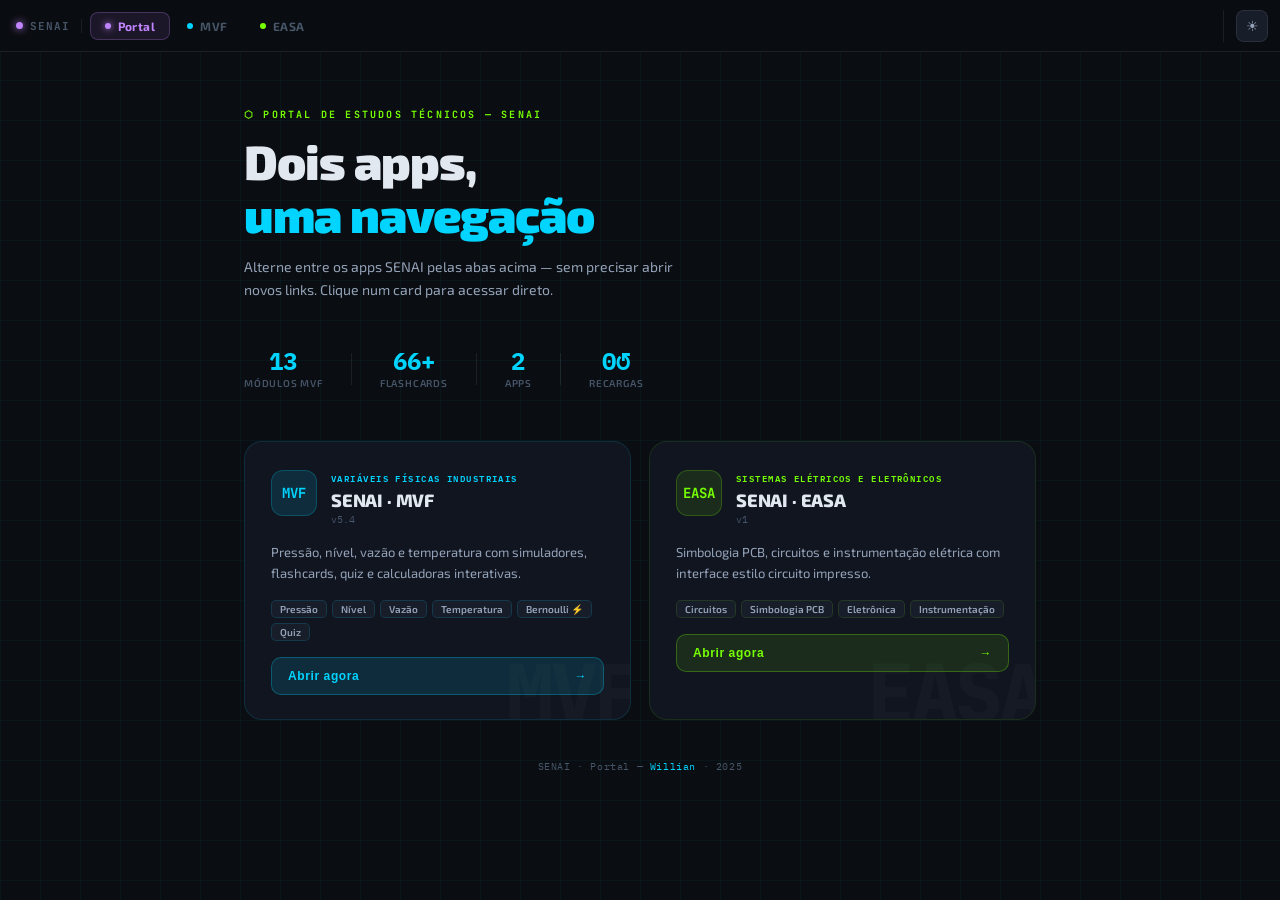
<file: portal.html>
<!DOCTYPE html>
<html lang="pt-BR" data-theme="dark">
<head>
  <meta charset="UTF-8">
  <meta name="viewport" content="width=device-width, initial-scale=1.0">
  <title>SENAI · Portal de Estudos</title>
  <link href="https://fonts.googleapis.com/css2?family=Exo+2:wght@300;400;600;700;900&family=IBM+Plex+Mono:wght@400;600&family=JetBrains+Mono:wght@400;700&display=swap" rel="stylesheet">
  <style>
    /* ── TOKENS ─────────────────────────────────────────────── */
    :root {
      --bg:        #0a0d11;
      --bg2:       #111520;
      --bg3:       #181d2a;
      --bg4:       #1e2535;
      --border:    rgba(255,255,255,0.08);
      --text:      #e2e8f0;
      --text2:     #94a3b8;
      --text3:     #475569;
      --grid:      rgba(0,229,255,0.045);
      --trans:     0.25s cubic-bezier(.4,0,.2,1);
      --radius:    14px;
      --bar-h:     52px;

      --mvf:       #00d4ff;
      --mvf-dim:   rgba(0,212,255,0.12);
      --mvf-glow:  0 0 30px rgba(0,212,255,0.20);
      --easa:      #76ff03;
      --easa-dim:  rgba(118,255,3,0.10);
      --easa-glow: 0 0 30px rgba(118,255,3,0.18);
      --portal:    #c084ff;
    }

    [data-theme="light"] {
      --bg:        #eef2f8;
      --bg2:       #ffffff;
      --bg3:       #f4f7fc;
      --bg4:       #e8eef6;
      --border:    rgba(0,0,0,0.09);
      --text:      #0d1117;
      --text2:     #374151;
      --text3:     #9ca3af;
      --grid:      rgba(0,80,160,0.04);
      --mvf:       #0088bb;
      --mvf-dim:   rgba(0,136,187,0.10);
      --mvf-glow:  0 0 30px rgba(0,136,187,0.15);
      --easa:      #2d8a00;
      --easa-dim:  rgba(45,138,0,0.10);
      --easa-glow: 0 0 30px rgba(45,138,0,0.15);
      --portal:    #8b44e0;
    }

    /* ── RESET ──────────────────────────────────────────────── */
    *, *::before, *::after { box-sizing: border-box; margin: 0; padding: 0; }
    html, body { height: 100%; overflow: hidden; }
    html { transition: background-color .25s, color .25s; }

    body {
      font-family: 'Exo 2', sans-serif;
      background: var(--bg);
      color: var(--text);
      display: flex;
      flex-direction: column;
    }

    /* ══════════════════════════════════════════════════════════
       BARRA DE NAVEGAÇÃO (topo)
    ══════════════════════════════════════════════════════════ */
    .navbar {
      height: var(--bar-h);
      min-height: var(--bar-h);
      background: rgba(10,13,17,0.96);
      backdrop-filter: blur(14px);
      border-bottom: 1px solid var(--border);
      display: flex;
      align-items: center;
      padding: 0 12px;
      gap: 4px;
      z-index: 200;
      position: relative;
    }

    /* Logo */
    .nav-logo {
      font-family: 'JetBrains Mono', monospace;
      font-size: 11px;
      font-weight: 700;
      letter-spacing: 0.1em;
      color: var(--text3);
      padding: 0 10px 0 4px;
      margin-right: 4px;
      border-right: 1px solid var(--border);
      white-space: nowrap;
      display: flex;
      align-items: center;
      gap: 7px;
    }

    .logo-dot {
      width: 7px;
      height: 7px;
      border-radius: 50%;
      background: var(--portal);
      box-shadow: 0 0 8px var(--portal);
      animation: blink 2.5s ease-in-out infinite;
      flex-shrink: 0;
    }

    @keyframes blink {
      0%, 100% { opacity: 1; }
      50%       { opacity: 0.35; }
    }

    /* Abas */
    .tabs {
      display: flex;
      gap: 2px;
      flex: 1;
    }

    .tab {
      display: flex;
      align-items: center;
      gap: 7px;
      padding: 6px 14px;
      border-radius: 8px;
      font-size: 12px;
      font-weight: 700;
      letter-spacing: 0.04em;
      cursor: pointer;
      border: 1px solid transparent;
      transition: background var(--trans), border-color var(--trans), color var(--trans);
      white-space: nowrap;
      color: var(--text3);
      user-select: none;
    }

    .tab:hover {
      background: var(--bg3);
      color: var(--text2);
    }

    /* Indicador colorido por aba */
    .tab-pip {
      width: 6px;
      height: 6px;
      border-radius: 50%;
      flex-shrink: 0;
      transition: box-shadow var(--trans);
    }

    .tab[data-app="home"]  .tab-pip { background: var(--portal); }
    .tab[data-app="mvf"]   .tab-pip { background: var(--mvf);    }
    .tab[data-app="easa"]  .tab-pip { background: var(--easa);   }

    /* Aba ativa */
    .tab.active[data-app="home"]  { background: rgba(192,132,255,0.10); border-color: rgba(192,132,255,0.25); color: var(--portal); }
    .tab.active[data-app="mvf"]   { background: var(--mvf-dim);          border-color: rgba(0,212,255,0.25);   color: var(--mvf);    }
    .tab.active[data-app="easa"]  { background: var(--easa-dim);         border-color: rgba(118,255,3,0.25);   color: var(--easa);   }

    .tab.active .tab-pip { box-shadow: 0 0 7px currentColor; }

    /* Ações à direita */
    .nav-actions {
      margin-left: auto;
      display: flex;
      align-items: center;
      gap: 8px;
      padding-left: 12px;
      border-left: 1px solid var(--border);
    }

    .icon-btn {
      background: var(--bg3);
      border: 1px solid var(--border);
      color: var(--text2);
      width: 32px;
      height: 32px;
      border-radius: 8px;
      cursor: pointer;
      font-size: 14px;
      display: flex;
      align-items: center;
      justify-content: center;
      transition: background var(--trans), border-color var(--trans);
      flex-shrink: 0;
    }
    .icon-btn:hover { background: var(--bg4); }

    /* Botão "Abrir em nova aba" — muda cor conforme app ativo */
    #btn-external {
      font-family: 'IBM Plex Mono', monospace;
      font-size: 10px;
      font-weight: 600;
      letter-spacing: 0.06em;
      width: auto;
      padding: 0 10px;
      gap: 5px;
      display: flex;
      align-items: center;
    }
    #btn-external[data-app="mvf"]  { color: var(--mvf);  border-color: rgba(0,212,255,0.25); }
    #btn-external[data-app="easa"] { color: var(--easa); border-color: rgba(118,255,3,0.25);  }
    #btn-external[data-app="home"] { display: none; }

    /* ══════════════════════════════════════════════════════════
       ÁREA DE CONTEÚDO
    ══════════════════════════════════════════════════════════ */
    .content-area {
      flex: 1;
      position: relative;
      overflow: hidden;
    }

    /* Painel genérico */
    .panel {
      position: absolute;
      inset: 0;
      opacity: 0;
      pointer-events: none;
      transition: opacity var(--trans);
    }
    .panel.visible {
      opacity: 1;
      pointer-events: all;
    }

    /* iframes */
    .panel iframe {
      width: 100%;
      height: 100%;
      border: none;
      display: block;
    }

    /* ══════════════════════════════════════════════════════════
       PAINEL HOME (portal)
    ══════════════════════════════════════════════════════════ */
    #panel-home {
      overflow-y: auto;
      background: var(--bg);
    }

    /* Grid PCB fundo */
    #panel-home::before {
      content: '';
      position: fixed;
      inset: 0;
      z-index: 0;
      background-image:
        linear-gradient(var(--grid) 1px, transparent 1px),
        linear-gradient(90deg, var(--grid) 1px, transparent 1px);
      background-size: 40px 40px;
      pointer-events: none;
    }

    .home-inner {
      position: relative;
      z-index: 1;
      max-width: 840px;
      margin: 0 auto;
      padding: 56px 24px 64px;
    }

    /* Hero */
    .hero-label {
      font-family: 'JetBrains Mono', monospace;
      font-size: 10px;
      font-weight: 700;
      letter-spacing: 0.22em;
      text-transform: uppercase;
      color: var(--easa);
      margin-bottom: 14px;
    }

    .hero-title {
      font-size: clamp(28px, 5vw, 48px);
      font-weight: 900;
      line-height: 1.1;
      letter-spacing: -0.02em;
      margin-bottom: 14px;
    }
    .hl-mvf   { color: var(--mvf);    }
    .hl-easa  { color: var(--easa);   }

    .hero-sub {
      font-size: 14px;
      color: var(--text2);
      line-height: 1.65;
      max-width: 440px;
      margin-bottom: 48px;
    }

    /* Stats */
    .stats {
      display: flex;
      align-items: center;
      gap: 28px;
      flex-wrap: wrap;
      margin-bottom: 52px;
    }
    .stat { text-align: center; }
    .stat-val {
      font-family: 'IBM Plex Mono', monospace;
      font-size: 24px;
      font-weight: 700;
      color: var(--mvf);
      line-height: 1;
      margin-bottom: 4px;
    }
    .stat-lbl {
      font-size: 10px;
      font-weight: 600;
      letter-spacing: 0.08em;
      color: var(--text3);
      text-transform: uppercase;
    }
    .stat-div { width: 1px; height: 32px; background: var(--border); }

    /* Cards */
    .cards { display: grid; grid-template-columns: 1fr 1fr; gap: 18px; }

    .app-card {
      background: var(--bg2);
      border: 1px solid var(--border);
      border-radius: 18px;
      padding: 28px 26px 24px;
      display: flex;
      flex-direction: column;
      gap: 16px;
      cursor: pointer;
      transition: transform var(--trans), border-color var(--trans), box-shadow var(--trans);
      position: relative;
      overflow: hidden;
    }
    .app-card::before {
      content: '';
      position: absolute;
      inset: 0;
      border-radius: 18px;
      opacity: 0;
      transition: opacity var(--trans);
    }
    .card-mvf  { border-color: rgba(0,212,255,0.13); }
    .card-mvf::before  { background: radial-gradient(ellipse at top left, rgba(0,212,255,0.08), transparent 60%); }
    .card-mvf:hover    { transform: translateY(-3px); border-color: rgba(0,212,255,0.4); box-shadow: var(--mvf-glow); }
    .card-mvf:hover::before  { opacity: 1; }

    .card-easa { border-color: rgba(118,255,3,0.10); }
    .card-easa::before { background: radial-gradient(ellipse at top right, rgba(118,255,3,0.07), transparent 60%); }
    .card-easa:hover   { transform: translateY(-3px); border-color: rgba(118,255,3,0.38); box-shadow: var(--easa-glow); }
    .card-easa:hover::before { opacity: 1; }

    .card-header { display: flex; align-items: flex-start; gap: 14px; position: relative; z-index: 1; }

    .card-icon {
      width: 46px; height: 46px;
      border-radius: 12px;
      display: flex; align-items: center; justify-content: center;
      font-family: 'JetBrains Mono', monospace;
      font-size: 14px; font-weight: 700;
      flex-shrink: 0;
    }
    .card-mvf  .card-icon { background: var(--mvf-dim);  color: var(--mvf);  border: 1px solid rgba(0,212,255,0.22); }
    .card-easa .card-icon { background: var(--easa-dim); color: var(--easa); border: 1px solid rgba(118,255,3,0.22); }

    .card-tag {
      font-family: 'IBM Plex Mono', monospace;
      font-size: 9px; font-weight: 600;
      letter-spacing: 0.16em; text-transform: uppercase;
      margin-bottom: 4px;
    }
    .card-mvf  .card-tag { color: var(--mvf); }
    .card-easa .card-tag { color: var(--easa); }

    .card-name {
      font-size: 18px; font-weight: 800;
      letter-spacing: -0.01em; line-height: 1.2; margin-bottom: 2px;
    }
    .card-version { font-family: 'IBM Plex Mono', monospace; font-size: 10px; color: var(--text3); }

    .card-desc {
      font-size: 13px; color: var(--text2); line-height: 1.6;
      position: relative; z-index: 1;
    }

    .chips { display: flex; flex-wrap: wrap; gap: 5px; position: relative; z-index: 1; }
    .chip {
      font-size: 10px; font-weight: 600;
      padding: 2px 8px; border-radius: 5px;
      background: var(--bg3); border: 1px solid var(--border); color: var(--text2);
    }
    .card-mvf  .chip { border-color: rgba(0,212,255,0.15); }
    .card-easa .chip { border-color: rgba(118,255,3,0.12); }

    .card-btn {
      display: flex; align-items: center; justify-content: space-between;
      padding: 11px 16px; border-radius: 10px;
      font-size: 12px; font-weight: 700; letter-spacing: 0.05em;
      border: none; cursor: pointer;
      transition: filter var(--trans);
      position: relative; z-index: 1;
    }
    .card-btn:hover { filter: brightness(1.12); }
    .card-mvf  .card-btn { background: var(--mvf-dim);  color: var(--mvf);  border: 1px solid rgba(0,212,255,0.28); }
    .card-easa .card-btn { background: var(--easa-dim); color: var(--easa); border: 1px solid rgba(118,255,3,0.28); }
    .card-btn .arrow { transition: transform var(--trans); }
    .app-card:hover .card-btn .arrow { transform: translateX(4px); }

    .card-bg-word {
      position: absolute; bottom: -14px; right: -8px;
      font-family: 'JetBrains Mono', monospace;
      font-size: 80px; font-weight: 900; opacity: 0.025;
      letter-spacing: -0.05em; pointer-events: none; line-height: 1;
    }

    /* Footer */
    .home-footer {
      text-align: center; padding-top: 40px;
      font-family: 'IBM Plex Mono', monospace;
      font-size: 10px; color: var(--text3); letter-spacing: 0.06em;
    }
    .home-footer span { color: var(--mvf); }

    /* ══ LOADING SPINNER ══ */
    .loader {
      position: absolute; inset: 0;
      display: flex; flex-direction: column;
      align-items: center; justify-content: center;
      gap: 14px; background: var(--bg);
      z-index: 10;
      transition: opacity .4s;
    }
    .loader.hidden { opacity: 0; pointer-events: none; }
    .spinner {
      width: 32px; height: 32px;
      border: 2px solid var(--border);
      border-top-color: currentColor;
      border-radius: 50%;
      animation: spin .7s linear infinite;
    }
    .loader[data-app="mvf"]  .spinner { color: var(--mvf); }
    .loader[data-app="easa"] .spinner { color: var(--easa); }
    .loader-lbl {
      font-family: 'IBM Plex Mono', monospace;
      font-size: 11px; letter-spacing: 0.1em; color: var(--text3);
    }
    @keyframes spin { to { transform: rotate(360deg); } }

    /* ══ RESPONSIVO ══ */
    @media (max-width: 620px) {
      .cards { grid-template-columns: 1fr; }
      .stats { gap: 16px; }
      .stat-div { display: none; }
      .tab span { display: none; }
      .tab { padding: 6px 10px; }
      #btn-external span { display: none; }
      #btn-external { padding: 0 8px; }
    }
  </style>
</head>
<body>

<!-- ══════════════════════════════════════════════════════════
     BARRA DE NAVEGAÇÃO
══════════════════════════════════════════════════════════ -->
<nav class="navbar">
  <div class="nav-logo">
    <div class="logo-dot"></div>
    SENAI
  </div>

  <div class="tabs">
    <!-- Aba Portal -->
    <div class="tab active" data-app="home" onclick="switchTo('home')">
      <div class="tab-pip"></div>
      <span>Portal</span>
    </div>

    <!-- Aba MVF -->
    <div class="tab" data-app="mvf" onclick="switchTo('mvf')">
      <div class="tab-pip"></div>
      <span>MVF</span>
    </div>

    <!-- Aba EASA -->
    <div class="tab" data-app="easa" onclick="switchTo('easa')">
      <div class="tab-pip"></div>
      <span>EASA</span>
    </div>
  </div>

  <div class="nav-actions">
    <!-- Abrir app atual em nova aba -->
    <button class="icon-btn" id="btn-external" data-app="home"
            onclick="openExternal()" title="Abrir em nova aba">
      <span>NOVA ABA</span>
      ↗
    </button>

    <!-- Tema -->
    <button class="icon-btn" id="theme-btn" onclick="toggleTheme()" title="Mudar tema">☀</button>
  </div>
</nav>

<!-- ══════════════════════════════════════════════════════════
     ÁREA DE CONTEÚDO
══════════════════════════════════════════════════════════ -->
<div class="content-area">

  <!-- Painel: Portal/Home -->
  <div class="panel visible" id="panel-home">
    <div class="home-inner">
      <div class="hero-label">⬡ Portal de Estudos Técnicos — SENAI</div>
      <h1 class="hero-title">
        Dois apps,<br>
        <span class="hl-mvf">uma navegação</span>
      </h1>
      <p class="hero-sub">
        Alterne entre os apps SENAI pelas abas acima —
        sem precisar abrir novos links. Clique num card para acessar direto.
      </p>

      <!-- Stats -->
      <div class="stats">
        <div class="stat">
          <div class="stat-val">13</div>
          <div class="stat-lbl">Módulos MVF</div>
        </div>
        <div class="stat-div"></div>
        <div class="stat">
          <div class="stat-val">66+</div>
          <div class="stat-lbl">Flashcards</div>
        </div>
        <div class="stat-div"></div>
        <div class="stat">
          <div class="stat-val">2</div>
          <div class="stat-lbl">Apps</div>
        </div>
        <div class="stat-div"></div>
        <div class="stat">
          <div class="stat-val">0↺</div>
          <div class="stat-lbl">Recargas</div>
        </div>
      </div>

      <!-- Cards -->
      <div class="cards">

        <!-- MVF -->
        <div class="app-card card-mvf" onclick="switchTo('mvf')">
          <div class="card-header">
            <div class="card-icon">MVF</div>
            <div>
              <div class="card-tag">Variáveis Físicas Industriais</div>
              <div class="card-name">SENAI · MVF</div>
              <div class="card-version">v5.4</div>
            </div>
          </div>
          <p class="card-desc">
            Pressão, nível, vazão e temperatura com simuladores, flashcards, quiz e calculadoras interativas.
          </p>
          <div class="chips">
            <div class="chip">Pressão</div>
            <div class="chip">Nível</div>
            <div class="chip">Vazão</div>
            <div class="chip">Temperatura</div>
            <div class="chip">Bernoulli ⚡</div>
            <div class="chip">Quiz</div>
          </div>
          <button class="card-btn">
            <span>Abrir agora</span>
            <span class="arrow">→</span>
          </button>
          <div class="card-bg-word">MVF</div>
        </div>

        <!-- EASA -->
        <div class="app-card card-easa" onclick="switchTo('easa')">
          <div class="card-header">
            <div class="card-icon">EASA</div>
            <div>
              <div class="card-tag">Sistemas Elétricos e Eletrônicos</div>
              <div class="card-name">SENAI · EASA</div>
              <div class="card-version">v1</div>
            </div>
          </div>
          <p class="card-desc">
            Simbologia PCB, circuitos e instrumentação elétrica com interface estilo circuito impresso.
          </p>
          <div class="chips">
            <div class="chip">Circuitos</div>
            <div class="chip">Simbologia PCB</div>
            <div class="chip">Eletrônica</div>
            <div class="chip">Instrumentação</div>
          </div>
          <button class="card-btn">
            <span>Abrir agora</span>
            <span class="arrow">→</span>
          </button>
          <div class="card-bg-word">EASA</div>
        </div>

      </div>

      <div class="home-footer">
        SENAI · Portal — <span>Willian</span> · 2025
      </div>
    </div>
  </div>

  <!-- Painel: MVF (iframe) -->
  <div class="panel" id="panel-mvf">
    <div class="loader" id="loader-mvf" data-app="mvf">
      <div class="spinner"></div>
      <div class="loader-lbl">Carregando MVF...</div>
    </div>
    <iframe id="frame-mvf" title="SENAI MVF"></iframe>
  </div>

  <!-- Painel: EASA (iframe) -->
  <div class="panel" id="panel-easa">
    <div class="loader" id="loader-easa" data-app="easa">
      <div class="spinner"></div>
      <div class="loader-lbl">Carregando EASA...</div>
    </div>
    <iframe id="frame-easa" title="SENAI EASA"></iframe>
  </div>

</div>

<script>
  /* ── URLs dos apps ───────────────────────────────────────── */
  const APPS = {
    mvf:  'https://willianlsz1.github.io/Senai.MVF/',
    easa: 'https://willianlsz1.github.io/EASA/'
  };

  /* Rastreia o que já foi carregado (lazy load) */
  const loaded = { mvf: false, easa: false };
  let current = 'home';

  /* ── Troca de painel ─────────────────────────────────────── */
  function switchTo(app) {
    if (app === current) return;
    current = app;

    /* Atualiza abas */
    document.querySelectorAll('.tab').forEach(t => {
      t.classList.toggle('active', t.dataset.app === app);
    });

    /* Atualiza painel visível */
    document.querySelectorAll('.panel').forEach(p => {
      p.classList.toggle('visible', p.id === 'panel-' + app);
    });

    /* Botão "nova aba" */
    const btn = document.getElementById('btn-external');
    btn.dataset.app = app;
    btn.style.display = app === 'home' ? 'none' : 'flex';

    /* Lazy load do iframe (só carrega na 1ª vez) */
    if (app !== 'home' && !loaded[app]) {
      loaded[app] = true;
      const frame  = document.getElementById('frame-' + app);
      const loader = document.getElementById('loader-' + app);

      frame.onload = () => {
        loader.classList.add('hidden');
        /* Remove após transição */
        setTimeout(() => loader.remove(), 500);
      };

      frame.src = APPS[app];
    }
  }

  /* ── Abrir em nova aba ───────────────────────────────────── */
  function openExternal() {
    if (current !== 'home') window.open(APPS[current], '_blank');
  }

  /* ── Tema claro/escuro ───────────────────────────────────── */
  (function initTheme() {
    const saved = localStorage.getItem('senai-portal-theme');
    if (saved === 'light') document.documentElement.dataset.theme = 'light';
    updateThemeBtn();
  })();

  function toggleTheme() {
    const isLight = document.documentElement.dataset.theme === 'light';
    document.documentElement.dataset.theme = isLight ? 'dark' : 'light';
    localStorage.setItem('senai-portal-theme', isLight ? 'dark' : 'light');
    updateThemeBtn();
  }

  function updateThemeBtn() {
    const btn = document.getElementById('theme-btn');
    const isLight = document.documentElement.dataset.theme === 'light';
    btn.textContent = isLight ? '☾' : '☀';
    btn.title = isLight ? 'Mudar para tema escuro' : 'Mudar para tema claro';
  }
</script>

</body>
</html>
</file>
<file: src/styles/shared/tokens.css>
/* ════════════════════════════════════════════════════════════════
   SENAI PORTAL — shared/tokens.css  v1.0
   ARQUIVO NOVO — criar em portal_senai/shared/tokens.css

   Fonte única de verdade para tokens compartilhados entre
   index.html (portal), senai-mvf/ e easa/.

   Ordem de import em cada HTML:
     1. shared/tokens.css   (ou ../shared/tokens.css nas subpastas)
     2. shared/components.css
     3. style.css do app
   ════════════════════════════════════════════════════════════════ */

/* ── TEMA ESCURO (padrão) ─────────────────────────────────── */
:root {
  /* Superfícies */
  --bg-base:     #0a0c10;
  --bg-surface:  #12151e;
  --bg-elevated: #181d28;
  --bg-overlay:  #1e2535;
  --bg-glass:    rgba(255,255,255,0.055);
  --bg-glass-hv: rgba(255,255,255,0.09);

  /* Bordas */
  --border-subtle:  rgba(255,255,255,0.07);
  --border-default: rgba(255,255,255,0.10);
  --border-strong:  rgba(255,255,255,0.18);

  /* Texto */
  --text-primary:   #f0f2f8;
  --text-secondary: #b0bac8;
  --text-tertiary:  #6a7585;
  --text-disabled:  #383d45;

  /* Tipografia */
  --font-sans: 'Inter', system-ui, -apple-system, sans-serif;
  --font-mono: 'JetBrains Mono', 'IBM Plex Mono', monospace;

  /* Radius */
  --radius-xs:   6px;
  --radius-sm:  10px;
  --radius-md:  14px;
  --radius-lg:  18px;
  --radius-pill: 99px;

  /* Sombras */
  --shadow-sm: 0 2px 12px rgba(0,0,0,0.35);
  --shadow-md: 0 4px 24px rgba(0,0,0,0.45);
  --shadow-lg: 0 12px 40px rgba(0,0,0,0.55);

  /* Duração de transições */
  --dur-fast:   150ms;
  --dur-base:   220ms;
  --ease:       cubic-bezier(0.4,0,0.2,1);
  --ease-spring:cubic-bezier(0.34,1.56,0.64,1);

  /* Acentos padrão (MVF ciano — sobrescritos por [data-module]) */
  --mod-accent:      #00d4ff;
  --mod-secondary:   #00ff9d;
  --mod-alert:       #ffc040;
  --mod-soft:        rgba(0,212,255,0.10);
  --mod-glow:        rgba(0,212,255,0.25);
  --mod-card-border: rgba(0,212,255,0.20);

  /* Portal raiz */
  --portal-base: #a78bfa;
  --portal-soft: rgba(167,139,250,0.12);
  --portal-glow: rgba(167,139,250,0.22);
}

/* ── TEMA CLARO — ÚNICO SELETOR para os 3 apps ─────────────
   O portal, MVF e EASA usam document.documentElement.dataset.theme
   portanto este seletor [data-theme="light"] é o único necessário.
   NÃO usar html.light — era a causa do bug de sincronização.     */
[data-theme="light"] {
  --bg-base:     #f0f4fb;
  --bg-surface:  #ffffff;
  --bg-elevated: #f8f8f8;
  --bg-overlay:  #eef2f9;
  --bg-glass:    rgba(0,0,0,0.04);
  --bg-glass-hv: rgba(0,0,0,0.07);

  --border-subtle:  rgba(0,0,0,0.06);
  --border-default: rgba(0,0,0,0.10);
  --border-strong:  rgba(0,0,0,0.18);

  --text-primary:   #0d1117;
  --text-secondary: #374151;
  --text-tertiary:  #6b7280;
  --text-disabled:  #9ca3af;

  --shadow-sm: 0 2px 12px rgba(0,0,0,0.08);
  --shadow-md: 0 4px 24px rgba(0,0,0,0.12);
  --shadow-lg: 0 12px 40px rgba(0,0,0,0.14);
}

/* ── ACENTOS POR MÓDULO ──────────────────────────────────── */
[data-module="mvf"] {
  --mod-accent:      #00d4ff;
  --mod-secondary:   #00ff9d;
  --mod-alert:       #ffc040;
  --mod-soft:        rgba(0,212,255,0.10);
  --mod-glow:        rgba(0,212,255,0.25);
  --mod-card-border: rgba(0,212,255,0.20);
}

[data-module="easa"] {
  --mod-accent:      #10b981;
  --mod-secondary:   #84cc16;
  --mod-alert:       #d97706;
  --mod-soft:        rgba(16,185,129,0.10);
  --mod-glow:        rgba(16,185,129,0.25);
  --mod-card-border: rgba(16,185,129,0.20);
}

/* Acentos light por módulo */
[data-theme="light"] [data-module="mvf"],
[data-theme="light"][data-module="mvf"] {
  --mod-accent:      #0284c7;
  --mod-soft:        rgba(2,132,199,0.10);
  --mod-glow:        rgba(2,132,199,0.20);
  --mod-card-border: rgba(2,132,199,0.22);
}

[data-theme="light"] [data-module="easa"],
[data-theme="light"][data-module="easa"] {
  --mod-accent:      #059669;
  --mod-soft:        rgba(5,150,105,0.10);
  --mod-glow:        rgba(5,150,105,0.20);
  --mod-card-border: rgba(5,150,105,0.22);
}

/* ── RESET MÍNIMO COMPARTILHADO ──────────────────────────── */
*, *::before, *::after { box-sizing: border-box; margin: 0; padding: 0; }
html, body { height: 100%; }

body {
  font-family: var(--font-sans);
  font-feature-settings: 'cv02','cv03','cv04','cv11';
  -webkit-font-smoothing: antialiased;
  text-rendering: optimizeLegibility;
  background: var(--bg-base);
  color: var(--text-primary);
  overflow-x: hidden;
  line-height: 1.65;
}

::-webkit-scrollbar       { width: 5px; height: 5px; }
::-webkit-scrollbar-track { background: transparent; }
::-webkit-scrollbar-thumb { background: var(--border-default); border-radius: var(--radius-pill); }

:focus-visible {
  outline: 2px solid var(--mod-accent);
  outline-offset: 2px;
  border-radius: var(--radius-xs);
}

/* ── GRIDS RESPONSIVOS ──────────────────────────────────── */
.grid   { display: grid; gap: 12px; }
.grid-2 { grid-template-columns: repeat(auto-fit, minmax(240px,1fr)); }
.grid-3 { grid-template-columns: repeat(auto-fit, minmax(200px,1fr)); }
.grid-4 { grid-template-columns: repeat(auto-fit, minmax(150px,1fr)); }

/* ── ANIMAÇÕES COMPARTILHADAS ───────────────────────────── */
@keyframes fadeUp {
  from { opacity:0; transform:translateY(12px); }
  to   { opacity:1; transform:translateY(0); }
}
@keyframes spin        { to { transform:rotate(360deg); } }
@keyframes pulse-dot {
  0%,100% { box-shadow:0 0 0   0   var(--mod-glow); }
  50%     { box-shadow:0 0 8px 3px var(--mod-glow); }
}
@keyframes stv-fill {
  0%   { opacity:.8; transform:scaleY(1); }
  100% { opacity:.5; transform:scaleY(.88); }
}

@media (prefers-reduced-motion: reduce) {
  *, *::before, *::after {
    animation: none !important;
    transition-duration: 0.01ms !important;
  }
}
</file>
<file: src/styles/shared/components.css>
/* ════════════════════════════════════════════════════════════════
   SENAI PORTAL — shared/components.css  v1.0
   ARQUIVO NOVO — criar em portal_senai/shared/components.css

   Componentes canônicos: flashcard, quiz, tabela, tags, calc, alerts.
   Importar APÓS tokens.css e ANTES do style.css de cada app.
   ════════════════════════════════════════════════════════════════ */

/* ══ § 1 — SISTEMA DE TAGS (namespace por [data-module]) ══════
   Resolve o conflito onde .tag-cyan era ciano no MVF e verde no
   EASA. Agora cada módulo tem seu próprio contexto via seletor pai.
   ════════════════════════════════════════════════════════════════ */
.tag {
  display: inline-block;
  padding: 3px 9px;
  border-radius: var(--radius-xs);
  font-size: 11px;
  font-weight: 700;
  letter-spacing: 0.05em;
  text-transform: uppercase;
  font-family: var(--font-mono);
  border: 1px solid transparent;
}

/* ── Tags no contexto MVF ── */
[data-module="mvf"] .tag-cyan    { background:rgba(0,212,255,.12); color:var(--mod-accent);    border-color:rgba(0,212,255,.28); }
[data-module="mvf"] .tag-green   { background:rgba(0,255,157,.08); color:var(--mod-secondary); border-color:rgba(0,255,157,.20); }
[data-module="mvf"] .tag-yellow  { background:rgba(255,192,64,.10);color:var(--mod-alert);     border-color:rgba(255,192,64,.22); }
[data-module="mvf"] .tag-orange  { background:rgba(255,144,64,.10);color:#ff9040;              border-color:rgba(255,144,64,.25); }
[data-module="mvf"] .tag-red     { background:rgba(255,85,102,.10);color:#ff5566;              border-color:rgba(255,85,102,.22); }
[data-module="mvf"] .tag-purple  { background:rgba(192,132,255,.10);color:#c084ff;             border-color:rgba(192,132,255,.22); }

/* Aliases semânticos MVF (variáveis de processo) */
[data-module="mvf"] .tag-pressao    { background:rgba(0,212,255,.12);  color:var(--mod-accent);    border-color:rgba(0,212,255,.28); }
[data-module="mvf"] .tag-nivel      { background:rgba(0,255,157,.10);  color:var(--mod-secondary); border-color:rgba(0,255,157,.22); }
[data-module="mvf"] .tag-vazao      { background:rgba(255,192,64,.10); color:var(--mod-alert);     border-color:rgba(255,192,64,.22); }
[data-module="mvf"] .tag-temperatura{ background:rgba(192,132,255,.10);color:#c084ff;             border-color:rgba(192,132,255,.22); }

/* ── Tags no contexto EASA ── */
[data-module="easa"] .tag-cyan    { background:rgba(16,185,129,.12); color:var(--mod-accent);    border-color:rgba(16,185,129,.28); }
[data-module="easa"] .tag-green   { background:rgba(132,204,22,.10); color:var(--mod-secondary); border-color:rgba(132,204,22,.20); }
[data-module="easa"] .tag-orange  { background:rgba(217,119,6,.10);  color:var(--mod-alert);     border-color:rgba(217,119,6,.22); }
[data-module="easa"] .tag-yellow  { background:rgba(245,158,11,.12); color:#f59e0b;              border-color:rgba(245,158,11,.28); }
[data-module="easa"] .tag-red     { background:rgba(239,68,68,.10);  color:#ef4444;              border-color:rgba(239,68,68,.22); }

/* Light mode overrides */
[data-theme="light"] [data-module="mvf"]  .tag-cyan  { background:rgba(0,153,204,.10); }
[data-theme="light"] [data-module="easa"] .tag-cyan  { background:rgba(5,150,105,.10); }


/* ══ § 2 — FLASHCARD (3D flip unificado) ══════════════════════
   Substitui .fc-wrap/.fc-inner/.fc-f/.fc-b do MVF
   e  .flashcard-wrap/.flashcard/.flashcard-front/.flashcard-back do EASA.
   ════════════════════════════════════════════════════════════════ */
.flashcard-scene {
  perspective: 1000px;
  width: 100%;
  max-width: 620px;
  min-height: 200px;
  cursor: pointer;
  margin: 0 auto 24px;
  user-select: none;
  -webkit-tap-highlight-color: transparent;
}

.flashcard {
  width: 100%;
  height: 100%;
  min-height: inherit;
  position: relative;
  transform-style: preserve-3d;
  transition: transform 0.55s cubic-bezier(0.4,0,0.2,1);
}

.flashcard.is-flipped { transform: rotateY(180deg); }

.flashcard-front,
.flashcard-back {
  position: absolute;
  inset: 0;
  backface-visibility: hidden;
  -webkit-backface-visibility: hidden;
  border-radius: var(--radius-md);
  padding: 28px 32px;
  display: flex;
  flex-direction: column;
  align-items: center;
  justify-content: center;
  text-align: center;
  border: 1px solid var(--border-default);
  background: var(--bg-surface);
  min-height: 200px;
}

.flashcard-front { border-top: 3px solid var(--mod-accent); }
.flashcard-back  { border-top: 3px solid var(--mod-secondary); background: var(--bg-elevated); transform: rotateY(180deg); }

.flashcard-category { font-size:10px; text-transform:uppercase; letter-spacing:1.5px; color:var(--text-tertiary); font-family:var(--font-mono); margin-bottom:10px; }
.flashcard-question { font-size:15px; font-weight:500; color:var(--text-primary); line-height:1.5; }
.flashcard-answer   { font-family:var(--font-mono); font-size:20px; color:var(--mod-secondary); margin-bottom:8px; }
.flashcard-answer-detail { font-size:13px; color:var(--text-secondary); line-height:1.6; }
.flashcard-hint     { font-size:11px; color:var(--text-tertiary); margin-top:12px; font-family:var(--font-mono); }

.flashcard-nav { display:flex; align-items:center; justify-content:space-between; gap:12px; margin-bottom:12px; }
.flashcard-progress-bar  { flex:1; height:3px; background:var(--border-subtle); border-radius:var(--radius-pill); overflow:hidden; }
.flashcard-progress-fill { height:100%; background:var(--mod-accent); border-radius:var(--radius-pill); transition:width .3s ease; }
.flashcard-counter  { font-size:12px; color:var(--text-tertiary); font-family:var(--font-mono); white-space:nowrap; }
.flashcard-actions  { display:flex; gap:8px; justify-content:center; flex-wrap:wrap; margin-top:10px; }


/* ══ § 3 — QUIZ OPTION (substitui .qz-opt e .quiz-option) ════ */
.quiz-card { background:var(--bg-surface); border:1px solid var(--border-default); border-radius:var(--radius-md); padding:28px 32px; box-shadow:var(--shadow-sm); }
.quiz-meta { font-size:11px; color:var(--text-tertiary); font-family:var(--font-mono); margin-bottom:10px; }
.quiz-question { font-size:16px; font-weight:600; line-height:1.55; margin-bottom:18px; color:var(--text-primary); }

.quiz-option {
  padding: 12px 16px;
  border: 1px solid var(--border-default);
  border-radius: var(--radius-sm);
  margin-bottom: 8px;
  cursor: pointer;
  font-size: 13px;
  color: var(--text-secondary);
  display: flex;
  gap: 10px;
  align-items: flex-start;
  background: transparent;
  font-family: var(--font-sans);
  width: 100%;
  text-align: left;
  transition: border-color var(--dur-fast) var(--ease), background var(--dur-fast) var(--ease), color var(--dur-fast) var(--ease);
}

.quiz-option:hover:not(.is-disabled) { border-color:var(--mod-accent); background:var(--mod-soft); color:var(--text-primary); }
.quiz-option.is-correct { border-color:var(--mod-secondary); background:rgba(0,255,157,.06); color:var(--mod-secondary); pointer-events:none; }
.quiz-option.is-wrong   { border-color:#ff5566; background:rgba(255,85,102,.06); color:#ff7080; pointer-events:none; }
.quiz-option.is-disabled{ pointer-events:none; opacity:.45; filter:saturate(.3); }
.quiz-option-letter { font-family:var(--font-mono); font-size:11px; color:var(--text-tertiary); min-width:16px; margin-top:1px; flex-shrink:0; }

.quiz-feedback { padding:12px 16px; border-radius:var(--radius-sm); font-size:13px; margin-top:12px; line-height:1.65; border:1px solid; }
.quiz-feedback.is-correct { background:rgba(0,255,157,.06); border-color:rgba(0,255,157,.20); color:var(--mod-secondary); }
.quiz-feedback.is-wrong   { background:rgba(255,85,102,.06); border-color:rgba(255,85,102,.20); color:#ff7080; }

.quiz-progress       { display:flex; align-items:center; gap:14px; margin-bottom:24px; }
.quiz-progress-bar   { flex:1; height:4px; background:var(--bg-overlay); border-radius:var(--radius-pill); overflow:hidden; }
.quiz-progress-fill  { height:100%; background:var(--mod-accent); border-radius:var(--radius-pill); transition:width .5s ease; }
.quiz-progress-label { font-size:12px; color:var(--text-tertiary); font-family:var(--font-mono); white-space:nowrap; }
.quiz-score          { text-align:center; padding:40px; background:var(--bg-surface); border:1px solid var(--border-default); border-radius:var(--radius-md); }
.quiz-score-number   { font-size:56px; font-weight:700; color:var(--mod-accent); font-family:var(--font-mono); line-height:1; }


/* ══ § 4 — DATA TABLE (substitui .tbl e .comp-table) ═════════ */
.data-table { width:100%; border-collapse:collapse; font-size:13px; }

.data-table th {
  background: var(--mod-soft);
  color: var(--mod-accent);
  padding: 10px 14px;
  text-align: left;
  font-size: 11px;
  font-weight: 700;
  text-transform: uppercase;
  letter-spacing: 0.08em;
  font-family: var(--font-mono);
  border-bottom: 2px solid var(--mod-accent);
}

.data-table td { padding:10px 14px; border-bottom:1px solid var(--border-subtle); color:var(--text-secondary); vertical-align:top; line-height:1.55; }
.data-table td:first-child { font-family:var(--font-mono); color:var(--text-primary); font-weight:600; }
.data-table tr:last-child td { border-bottom:none; }
.data-table tr:hover td { background:var(--bg-glass); }

.data-table-wrap { overflow-x:auto; -webkit-overflow-scrolling:touch; border-radius:var(--radius-sm); border:1px solid var(--border-subtle); }
.data-table-wrap .data-table { min-width:480px; }

.data-table .cell-good { color:var(--mod-secondary); font-weight:600; }
.data-table .cell-warn { color:var(--mod-alert);     font-weight:600; }
.data-table .cell-bad  { color:#ff5566;               font-weight:600; }
.data-table .cell-mono { font-family:var(--font-mono); color:var(--mod-accent); }


/* ══ § 5 — CALCULADORA (substitui .cb-calc e .calc-card) ═════ */
.calc-card { background:var(--bg-surface); border:1px solid var(--border-default); border-radius:var(--radius-md); padding:20px 24px; box-shadow:var(--shadow-sm); transition:border-color var(--dur-base) var(--ease); }
.calc-card:hover { border-color:var(--mod-card-border); }

.calc-label   { font-size:10px; text-transform:uppercase; letter-spacing:1.5px; color:var(--text-tertiary); font-family:var(--font-mono); margin-bottom:4px; display:block; }
.calc-formula { font-family:var(--font-mono); font-size:14px; color:var(--mod-accent); margin-bottom:16px; opacity:.85; }

.calc-input-row { display:flex; gap:10px; flex-wrap:wrap; align-items:flex-end; margin-bottom:10px; }
.calc-field { display:flex; flex-direction:column; gap:4px; }
.calc-field label { font-size:11px; color:var(--text-tertiary); font-family:var(--font-mono); }

.calc-field input {
  background: var(--bg-base);
  border: 1px solid var(--border-default);
  border-radius: var(--radius-xs);
  padding: 9px 11px;
  color: var(--text-primary);
  font-size: 13px;
  font-family: var(--font-mono);
  width: 110px;
  transition: border-color var(--dur-fast) var(--ease);
}
.calc-field input:focus          { outline:none; border-color:var(--mod-accent); }
.calc-field input:disabled       { opacity:.50; background:var(--bg-overlay); cursor:not-allowed; border-color:transparent !important; }

.calc-btn {
  width:100%; padding:11px 16px; margin-top:4px;
  background:var(--mod-soft); border:1px solid var(--mod-card-border);
  border-radius:var(--radius-sm); color:var(--mod-accent);
  font-size:13px; font-weight:700; letter-spacing:.05em;
  cursor:pointer; font-family:var(--font-sans); text-transform:uppercase;
  transition:background var(--dur-fast) var(--ease), box-shadow var(--dur-fast) var(--ease), color var(--dur-fast) var(--ease);
}
.calc-btn:hover { background:var(--mod-accent); color:#000; box-shadow:0 4px 16px var(--mod-glow); }

.calc-result { background:var(--mod-soft); border:1px solid var(--mod-card-border); border-radius:var(--radius-sm); padding:11px 16px; font-family:var(--font-mono); font-size:14px; color:var(--mod-accent); margin-top:8px; min-height:42px; }


/* ══ § 6 — ALERTAS (substitui .alert.ai/.aw/.ag e .alert-box) */
.alert { padding:12px 16px; border-radius:var(--radius-sm); font-size:13px; margin:10px 0; line-height:1.6; border:1px solid; display:flex; align-items:flex-start; gap:10px; }
.alert-icon { font-size:18px; flex-shrink:0; margin-top:1px; }
.alert-body { flex:1; }
.alert-body strong { font-weight:700; }

.alert-info    { background:var(--mod-soft);             border-color:var(--mod-card-border); color:var(--mod-accent); }
.alert-success { background:rgba(0,255,157,.06);          border-color:rgba(0,255,157,.22);    color:#00ff9d; }
.alert-warn    { background:rgba(255,192,64,.06);         border-color:rgba(255,192,64,.22);   color:#ffc040; }
.alert-danger  { background:rgba(255,85,102,.06);         border-color:rgba(255,85,102,.22);   color:#ff7080; }

[data-theme="light"] .alert-success { color:#059669; }
[data-theme="light"] .alert-warn    { color:#d97706; }
[data-theme="light"] .alert-danger  { color:#dc2626; }


/* ══ § 7 — BOTÕES BASE ════════════════════════════════════════ */
.btn { padding:9px 16px; border:1px solid var(--border-default); border-radius:var(--radius-xs); background:transparent; color:var(--text-secondary); font-size:13px; font-family:var(--font-sans); cursor:pointer; touch-action:manipulation; transition:background var(--dur-fast) var(--ease), color var(--dur-fast) var(--ease), border-color var(--dur-fast) var(--ease); }
.btn:hover { background:var(--bg-glass); color:var(--text-primary); }
.btn-accent { border-color:var(--mod-card-border); color:var(--mod-accent); }
.btn-accent:hover { background:var(--mod-soft); box-shadow:0 2px 12px var(--mod-glow); }

.spinner { width:28px; height:28px; border:2.5px solid var(--border-default); border-top-color:var(--mod-accent); border-radius:50%; animation:spin .7s linear infinite; }


/* ══ § 8 — RESPONSIVO ════════════════════════════════════════ */
@media (max-width:768px) {
  .flashcard-scene { max-width:100%; }
  .flashcard-front,
  .flashcard-back  { padding:20px; }
  .quiz-card       { padding:18px; }
  .quiz-option     { font-size:12px; padding:10px 12px; }
  .calc-field input{ width:88px; font-size:12px; }
  .data-table th,
  .data-table td   { padding:8px 10px; font-size:12px; }
}
</file>
<file: src/styles/modules/easa.css>
/* ════════════════════════════════════════════════════════════════
   SENAI · EASA — style.css  v2.2
   MUDANÇAS v2.2:
   • Tokens de superfície removidos → vivem em shared/tokens.css
   • 'Exo 2' removido (fonte nunca foi importada — bug silencioso)
   • .app usa height:100dvh + @supports fallback (fix iOS sidebar)
   • .sidebar usa height:100dvh
   • .stats-grid agora usa auto-fit/minmax → responsivo em tablet
   • .tag-* com namespace [data-module="easa"] → sem conflito c/ MVF
   • Transition removida de table/td (fix scroll jank)
   ════════════════════════════════════════════════════════════════ */

/* ── 1. TOKENS LOCAIS DO EASA ─────────────────────────────── */
:root {
  --accent:    var(--mod-accent,    #10b981);
  --accent2:   var(--mod-secondary, #84cc16);
  --accent3:   var(--mod-alert,     #d97706);
  --warn:      #f59e0b;
  --danger:    #ef4444;
  --trans:     var(--dur-base, .22s) var(--ease, cubic-bezier(.4,0,.2,1));
  --radius-sm: var(--radius-xs,  6px);
  --radius-md: var(--radius-sm, 10px);
  --radius-lg: var(--radius-md, 14px);
}

/* Mapeamento de vars locais para tokens do shared */
:root, [data-theme="dark"] {
  --bg:     var(--bg-base,     #0a0d11);
  --bg2:    var(--bg-surface,  #111520);
  --bg3:    var(--bg-elevated, #181d2a);
  --bg4:    var(--bg-overlay,  #1e2535);
  --border: var(--border-default, rgba(255,255,255,.10));
  --text:   var(--text-primary,   #e2e8f0);
  --text2:  var(--text-secondary, #94a3b8);
  --text3:  var(--text-tertiary,  #64748b);
  --glow:   0 0 20px var(--mod-glow, rgba(16,185,129,.28));
  --shadow: var(--shadow-md, 0 4px 24px rgba(0,0,0,.5));
}

[data-theme="light"] {
  --bg:     var(--bg-base,     #f0f4f8);
  --bg2:    var(--bg-surface,  #ffffff);
  --bg3:    var(--bg-elevated, #e8eef5);
  --bg4:    var(--bg-overlay,  #dde5ef);
  --border: var(--border-default, rgba(0,100,180,.18));
  --text:   var(--text-primary,   #0f172a);
  --text2:  var(--text-secondary, #334155);
  --text3:  var(--text-tertiary,  #64748b);
  --glow:   0 0 20px var(--mod-glow, rgba(5,150,105,.22));
  --shadow: var(--shadow-md, 0 4px 24px rgba(0,0,0,.1));
}

/* ── 2. RESET & BASE ──────────────────────────────────────── */
html { font-size: 16px; }

body {
  font-family: var(--font-sans, 'Inter', system-ui, sans-serif);
  /* 'Exo 2' REMOVIDO — fonte nunca importada, causava fallback silencioso */
  background: var(--bg);
  color:      var(--text);
  min-height: 100vh;
  overflow-x: hidden;
  line-height: 1.6;
}

.pcb-symbols {
  position:       fixed;
  inset:          0;
  z-index:        0;
  overflow:       hidden;
  opacity:        0.03;
  pointer-events: none;
}
[data-theme="light"] .pcb-symbols { opacity: 0.02; }

/* ── 3. LAYOUT ────────────────────────────────────────────── */
.app {
  display:    flex;
  height:     100dvh; /* fix iOS Safari overflow */
  position:   relative;
  z-index:    1;
}
@supports not (height: 100dvh) {
  .app { height: 100vh; }
}

/* SIDEBAR ─────────────────────────────────────────────────── */
.sidebar {
  width:      var(--ds-sidebar-width, 224px);
  min-width:  var(--ds-sidebar-width, 224px);
  height:     100dvh; /* fix iOS Safari */
  background: var(--bg-surface, #191c21);
  border-right:1px solid var(--border-subtle, rgba(255,255,255,.06));
  display:    flex;
  flex-direction: column;
  position:   sticky;
  top:        0;
  overflow-y: auto;
  overflow-x: hidden;
  z-index:    30;
  transition: background-color var(--trans), border-color var(--trans),
              width var(--trans), min-width var(--trans);
}
@supports not (height: 100dvh) {
  .sidebar { height: 100vh; }
}

.sidebar-logo {
  padding:      20px 16px 16px;
  border-bottom:1px solid var(--border-subtle, rgba(255,255,255,.06));
  flex-shrink:  0;
}

.logo-badge {
  display:inline-flex; align-items:center; gap:8px;
  font-family:'JetBrains Mono',monospace; font-size:10.5px;
  font-weight:700; letter-spacing:.13em; text-transform:uppercase;
  color:var(--accent); background:var(--mod-soft,rgba(16,185,129,.10));
  border:1px solid var(--mod-card-border,rgba(16,185,129,.20));
  padding:4px 10px; border-radius:var(--radius-pill,99px); margin-bottom:10px;
}

.logo-title { font-size:20px; font-weight:800; line-height:1.15; letter-spacing:-.02em; color:var(--text); }
.logo-title span { color:var(--accent); }
.logo-sub { font-size:10.5px; color:var(--text-disabled,#383d45); font-family:'JetBrains Mono',monospace; letter-spacing:.10em; margin-top:5px; text-transform:uppercase; }

.nav-section { padding:14px 10px 4px; }
.nav-label   { font-size:9.5px; font-weight:700; letter-spacing:.14em; text-transform:uppercase; color:var(--text-disabled,#383d45); padding:0 6px 4px; margin-bottom:4px; display:block; }

.nav-item {
  display:flex; align-items:center; gap:10px; padding:8px 10px;
  border-radius:var(--radius-xs,6px); cursor:pointer; margin-bottom:2px;
  color:var(--text-secondary,#8a9099); font-size:13px; font-weight:450;
  background:none; border:none; width:100%; text-align:left; position:relative;
  transition:color 150ms, background 150ms;
  -webkit-tap-highlight-color:transparent; user-select:none;
}
.nav-item::before {
  content:''; position:absolute; left:0; top:50%; transform:translateY(-50%) scaleY(0);
  width:3px; height:60%; border-radius:0 2px 2px 0; background:var(--accent);
  transition:transform 220ms cubic-bezier(.34,1.56,.64,1);
}
.nav-item:hover { background:var(--bg-glass,rgba(255,255,255,.05)); color:var(--text-primary,#edf0f4); }
.nav-item.active { background:var(--mod-soft,rgba(16,185,129,.10)); color:var(--accent); font-weight:600; }
.nav-item.active::before { transform:translateY(-50%) scaleY(1); }

.nav-icon { width:24px; height:24px; display:flex; align-items:center; justify-content:center; background:var(--bg-glass,rgba(255,255,255,.05)); border-radius:var(--radius-xs,6px); font-size:13px; flex-shrink:0; opacity:.75; transition:opacity 150ms, background 150ms; }
.nav-item.active .nav-icon,
.nav-item:hover  .nav-icon { opacity:1; background:var(--mod-soft,rgba(16,185,129,.10)); }

.nav-badge { margin-left:auto; font-size:9px; font-weight:700; letter-spacing:.05em; background:var(--mod-soft,rgba(16,185,129,.10)); color:var(--accent); padding:1px 6px; border-radius:var(--radius-pill,99px); }

/* MAIN ────────────────────────────────────────────────────── */
.main { flex:1; padding:32px 36px; overflow-y:auto; min-width:0; position:relative; z-index:2; }

/* Sidebar overlay (mobile) */
.sidebar-overlay { display:none; position:fixed; inset:0; background:rgba(0,0,0,.6); backdrop-filter:blur(3px); z-index:98; opacity:0; visibility:hidden; pointer-events:none; transition:opacity .22s, visibility .22s; }
.sidebar-overlay.show { opacity:1; visibility:visible; pointer-events:auto; }

/* TOPBAR ──────────────────────────────────────────────────── */
.topbar { display:flex; align-items:center; justify-content:space-between; margin-bottom:32px; gap:12px; }
.topbar-left h1   { font-size:clamp(22px,3vw,28px); font-weight:800; letter-spacing:-.03em; line-height:1.1; }
.topbar-left h1 span { color:var(--accent); }
.topbar-left p    { font-size:13px; color:var(--text3); font-family:'JetBrains Mono',monospace; margin-top:4px; }

.portal-back-link { color:var(--accent); text-decoration:none; transition:opacity .15s; }
.portal-back-link:hover { opacity:.75; }

.topbar-right  { display:flex; align-items:center; gap:10px; flex-shrink:0; }
.theme-toggle  { width:44px; height:24px; background:var(--bg4); border:1px solid var(--border-default,rgba(255,255,255,.10)); border-radius:12px; cursor:pointer; position:relative; }
.theme-toggle::after { content:''; position:absolute; left:3px; top:3px; width:16px; height:16px; border-radius:50%; background:var(--accent); box-shadow:0 0 6px var(--mod-glow,rgba(16,185,129,.4)); transition:transform var(--trans); }
[data-theme="light"] .theme-toggle::after { transform:translateX(20px); }
.theme-label   { font-size:11px; font-weight:600; color:var(--text3); letter-spacing:.06em; font-family:'JetBrains Mono',monospace; }

/* Hambúrguer mobile */
.menu-btn { display:none; width:34px; height:34px; border-radius:8px; border:1px solid var(--border); background:var(--bg3); color:var(--text2); cursor:pointer; align-items:center; justify-content:center; font-size:18px; }

.page        { display:none; }
.page.active { display:block; }

/* ── 4. COMPONENTES ───────────────────────────────────────── */
.section-title {
  font-size:12px; font-weight:700; letter-spacing:2.5px;
  color:var(--text3); text-transform:uppercase;
  display:flex; align-items:center; gap:10px; margin-bottom:18px;
}
.section-title::after { content:''; flex:1; height:1px; background:var(--border); }

.content-wrap { max-width:1200px; }

/* Stats grid — FIX TABLET: era repeat(4,1fr) fixo */
.stats-grid {
  display:grid;
  grid-template-columns: repeat(auto-fit, minmax(180px,1fr));
  gap:16px;
  margin-bottom:32px;
}

.stat-card {
  background:var(--bg-surface,var(--bg2)); border:1px solid var(--border-subtle,rgba(255,255,255,.06));
  border-radius:var(--radius-lg,18px); padding:20px; position:relative; overflow:hidden;
  transition:border-color var(--trans), box-shadow var(--trans), transform 220ms cubic-bezier(.34,1.56,.64,1);
}
.stat-card:hover { transform:translateY(-4px); border-color:var(--mod-card-border,rgba(16,185,129,.20)); box-shadow:0 8px 28px var(--mod-glow,rgba(16,185,129,.28)); }
.stat-card::before { content:''; position:absolute; top:0; left:0; right:0; height:2px; background:var(--accent); border-radius:var(--radius-lg) var(--radius-lg) 0 0; }
.stat-card:nth-child(2)::before { background:var(--accent2); }
.stat-card:nth-child(3)::before { background:var(--accent3); }
.stat-card:nth-child(4)::before { background:var(--warn); }

.stat-icon  { font-size:24px; margin-bottom:12px; display:block; }
.stat-val   { font-size:36px; font-weight:800; line-height:1; letter-spacing:-.03em; font-variant-numeric:tabular-nums; color:var(--accent); }
.stat-card:nth-child(2) .stat-val { color:var(--accent2); }
.stat-card:nth-child(3) .stat-val { color:var(--accent3); }
.stat-card:nth-child(4) .stat-val { color:var(--warn); }
.stat-label { font-size:11px; color:var(--text3); margin-top:5px; letter-spacing:.08em; font-weight:600; text-transform:uppercase; }
.stat-sub   { font-size:11.5px; color:var(--text3); font-family:'JetBrains Mono',monospace; margin-top:2px; }
.pcb-deco   { position:absolute; right:10px; bottom:8px; opacity:.04; font-size:48px; line-height:1; pointer-events:none; color:var(--accent); transition:opacity var(--trans); }
.stat-card:hover .pcb-deco { opacity:.09; }

/* Module cards */
.modules-grid { display:grid; grid-template-columns:repeat(3,1fr); gap:16px; margin-bottom:32px; }

.module-card {
  background:var(--bg-surface,var(--bg2)); border:1px solid var(--border-subtle,rgba(255,255,255,.06));
  border-bottom:2px solid transparent; border-radius:var(--radius-md,14px); padding:20px;
  cursor:pointer; position:relative; overflow:hidden;
  transition:border-color var(--trans), box-shadow var(--trans), transform 220ms cubic-bezier(.34,1.56,.64,1);
  -webkit-tap-highlight-color:transparent; user-select:none;
}
.module-card:hover { transform:translateY(-4px); border-color:var(--mod-card-border,rgba(16,185,129,.20)); border-bottom-color:var(--accent); box-shadow:0 10px 30px var(--mod-glow,rgba(16,185,129,.28)); }

.mod-num     { font-family:'JetBrains Mono',monospace; font-size:11px; color:var(--text3); letter-spacing:2px; margin-bottom:8px; }
.mod-title   { font-size:17px; font-weight:700; margin-bottom:8px; line-height:1.2; }
.mod-desc    { font-size:13px; color:var(--text2); line-height:1.5; margin-bottom:10px; }
.mod-tags    { display:flex; flex-wrap:wrap; gap:5px; margin-top:10px; }
.mod-circuit { position:absolute; right:14px; top:14px; opacity:.1; font-size:32px; }
.mod-bar     { margin-top:16px; height:3px; background:var(--bg4); border-radius:2px; overflow:hidden; }
.mod-bar-fill{ height:100%; border-radius:2px; background:var(--accent); transition:width .8s ease; }
.module-card:nth-child(2) .mod-bar-fill { background:var(--accent2); }
.module-card:nth-child(3) .mod-bar-fill { background:var(--accent3); }
.module-card:nth-child(4) .mod-bar-fill { background:var(--warn); }
.module-card:nth-child(5) .mod-bar-fill { background:var(--accent); }
.module-card:nth-child(6) .mod-bar-fill { background:var(--accent2); }

/* Theory card */
.theory-card { background:var(--bg2); border:1px solid var(--border); border-radius:var(--radius-lg); padding:32px; margin-bottom:24px; }
.theory-card h2   { font-size:24px; font-weight:800; margin-bottom:8px; line-height:1.2; }
.theory-card h2 span { color:var(--accent); }
.tc-sub { font-size:12px; color:var(--text3); font-family:'JetBrains Mono',monospace; margin-bottom:22px; letter-spacing:1px; }
.theory-card p  { font-size:15px; color:var(--text2); line-height:1.7; margin-bottom:14px; }
.theory-card h3 { font-size:18px; font-weight:700; margin:22px 0 12px; color:var(--text); }
.theory-card h3 span { color:var(--accent); }

/* Info grid */
.info-grid { display:grid; grid-template-columns:repeat(3,1fr); gap:16px; margin:20px 0; }
.info-box  { background:var(--bg3); border:1px solid var(--border); border-radius:var(--radius-md); padding:20px; }
.ib-icon   { font-size:24px; margin-bottom:10px; }
.ib-title  { font-size:13px; font-weight:700; color:var(--accent); margin-bottom:8px; font-family:'JetBrains Mono',monospace; letter-spacing:.5px; }
.ib-text   { font-size:14px; color:var(--text2); line-height:1.6; }

/* Alert box */
.alert-box { background:rgba(255,171,0,.08); border:1px solid rgba(255,171,0,.3); border-radius:var(--radius-md); padding:18px 20px; margin-top:20px; display:flex; align-items:flex-start; gap:12px; }
.ab-icon   { font-size:20px; flex-shrink:0; }
.ab-text   { font-size:14px; color:var(--text2); line-height:1.6; }
.ab-text strong { color:var(--warn); }
.alert-box.danger { background:rgba(255,23,68,.08); border-color:rgba(255,23,68,.25); }
.alert-box.danger .ab-text strong { color:var(--danger); }

/* Diagram */
.diagram-wrap { background:var(--bg); border:1px solid var(--border); border-radius:var(--radius-lg); padding:24px; margin:20px 0; text-align:center; overflow-x:auto; }
[data-theme="light"] .diagram-wrap { background:var(--bg3); }

/* Comparison table — usa data-table do shared (comp-table é alias) */
.comp-table,
.data-table { width:100%; border-collapse:collapse; margin:20px 0; }

.comp-table th,
.data-table th {
  background:var(--bg3); padding:12px 16px; text-align:left;
  font-size:12px; font-weight:700; letter-spacing:1px;
  color:var(--accent); text-transform:uppercase; font-family:'JetBrains Mono',monospace;
  border-bottom:2px solid var(--accent);
}
.comp-table td,
.data-table td { padding:12px 16px; font-size:15px; border-bottom:1px solid var(--border); color:var(--text2); vertical-align:top; line-height:1.5; }
.comp-table tr:hover td,
.data-table tr:hover td { background:var(--bg3); }
.comp-table td:first-child { font-family:'JetBrains Mono',monospace; color:var(--text); font-weight:600; font-size:15px; }
.comp-table .good  { color:var(--accent2); font-weight:700; }
.comp-table .warn  { color:var(--warn); }

/* Live dot */
.live-dot { width:7px; height:7px; border-radius:50%; background:var(--accent2); display:inline-block; animation:pulse-dot 1.5s ease infinite; margin-right:6px; }

/* Formula inline */
.formula-inline { display:inline-block; background:var(--bg3); border:1px solid var(--border); border-radius:var(--radius-sm); padding:2px 10px; font-family:'JetBrains Mono',monospace; font-size:15px; color:var(--accent); margin:0 2px; }

/* Two-col layout */
.two-col { display:grid; grid-template-columns:1fr 1fr; gap:20px; margin:20px 0; }

/* ── 5. PÁGINAS ESPECÍFICAS ───────────────────────────────── */

/* Fórmulas visuais */
.formula-grid   { display:grid; grid-template-columns:1fr 1fr; gap:22px; margin-bottom:32px; }
.formula-card   { background:var(--bg2); border:1px solid var(--border); border-radius:var(--radius-lg); padding:28px; position:relative; overflow:hidden; transition:all var(--trans); }
.formula-card:hover { border-color:var(--accent); box-shadow:var(--glow); }
.fc-label       { font-size:11px; font-weight:700; letter-spacing:2.5px; color:var(--accent); text-transform:uppercase; font-family:'JetBrains Mono',monospace; margin-bottom:8px; }
.fc-name        { font-size:19px; font-weight:700; margin-bottom:18px; line-height:1.2; }
.formula-display{ background:var(--bg); border:1px solid var(--border); border-radius:var(--radius-md); padding:18px 22px; margin-bottom:18px; text-align:center; font-family:'JetBrains Mono',monospace; font-size:26px; color:var(--accent); letter-spacing:1px; position:relative; }
[data-theme="light"] .formula-display { background:var(--bg3); }
.f-part { cursor:pointer; padding:2px 6px; border-radius:var(--radius-sm); display:inline-block; transition:all .2s; }
.f-part:hover { background:rgba(0,229,255,.15); box-shadow:0 0 10px rgba(0,229,255,.3); }
[data-theme="light"] .f-part:hover { background:rgba(0,100,180,.12); }
.f-op { color:var(--text3); }

.var-table td { padding:8px 10px; font-size:14px; border-bottom:1px solid var(--border); }
.var-table td:first-child { font-family:'JetBrains Mono',monospace; color:var(--accent); font-size:16px; width:36px; }
.var-table td:last-child  { color:var(--text3); font-size:12px; font-family:'JetBrains Mono',monospace; }
.var-table tr:last-child td { border-bottom:none; }
.tooltip-box { background:var(--bg4); border:1px solid var(--accent); border-radius:var(--radius-md); padding:12px 16px; font-size:14px; color:var(--text); margin-top:10px; display:none; font-family:'JetBrains Mono',monospace; line-height:1.6; text-align:left; }
.tooltip-box.show { display:block; }

/* Calculadora */
.calc-grid  { display:grid; grid-template-columns:1fr 1fr; gap:22px; }
.calc-card  { background:var(--bg2); border:1px solid var(--border); border-radius:var(--radius-lg); padding:28px; transition:all var(--trans); }
.calc-card:hover { border-color:var(--accent); }
.calc-card h3   { font-size:16px; font-weight:700; margin-bottom:5px; }
.cc-formula { font-family:'JetBrains Mono',monospace; font-size:14px; color:var(--accent); margin-bottom:18px; opacity:.8; }

.input-row       { display:flex; align-items:center; gap:10px; margin-bottom:12px; }
.input-row label { font-size:13px; color:var(--text3); font-family:'JetBrains Mono',monospace; width:90px; flex-shrink:0; }
.input-row input { flex:1; background:var(--bg); border:1px solid var(--border); border-radius:var(--radius-md); padding:10px 14px; color:var(--text); font-size:15px; font-family:'JetBrains Mono',monospace; outline:none; transition:all var(--trans); }
[data-theme="light"] .input-row input { background:var(--bg3); }
.input-row input:focus { border-color:var(--accent); box-shadow:0 0 0 2px rgba(0,229,255,.1); }
.unit { font-size:13px; color:var(--text3); font-family:'JetBrains Mono',monospace; width:34px; }

.calc-btn { width:100%; padding:12px; background:rgba(0,229,255,.1); border:1px solid var(--accent); border-radius:var(--radius-md); color:var(--accent); font-size:14px; font-weight:700; letter-spacing:1px; cursor:pointer; font-family:var(--font-sans); text-transform:uppercase; transition:all var(--trans); margin-top:6px; }
.calc-btn:hover { background:var(--accent); color:#000; box-shadow:0 0 20px rgba(0,229,255,.4); }
[data-theme="light"] .calc-btn { background:rgba(0,100,180,.08); }
[data-theme="light"] .calc-btn:hover { background:var(--accent); color:#fff; }

.calc-result { margin-top:14px; padding:14px; background:var(--bg); border:1px solid var(--border); border-radius:var(--radius-md); text-align:center; font-family:'JetBrains Mono',monospace; font-size:22px; color:var(--accent); min-height:50px; transition:all var(--trans); }
[data-theme="light"] .calc-result { background:var(--bg3); }

/* Flashcards EASA — usa .flashcard do shared/components.css */
.fc-hint     { font-size:11px; color:var(--text3); font-family:'JetBrains Mono',monospace; letter-spacing:1.5px; margin-bottom:14px; text-transform:uppercase; }
.fc-question { font-size:17px; font-weight:600; line-height:1.5; }
.fc-answer   { font-family:'JetBrains Mono',monospace; font-size:22px; color:var(--accent2); margin-bottom:10px; }
.fc-answer-sub { font-size:14px; color:var(--text2); line-height:1.6; }

.fc-nav { display:flex; align-items:center; gap:18px; justify-content:center; margin-top:18px; }
.fc-btn { padding:10px 24px; background:var(--bg3); border:1px solid var(--border); border-radius:var(--radius-md); cursor:pointer; color:var(--text2); font-size:13px; font-family:'JetBrains Mono',monospace; transition:all var(--trans); }
.fc-btn:hover { border-color:var(--accent); color:var(--accent); }
.fc-count { font-family:'JetBrains Mono',monospace; font-size:15px; color:var(--text3); }

/* Quiz EASA — usa .quiz-option do shared/components.css */
.quiz-card { background:var(--bg2); border:1px solid var(--border); border-radius:var(--radius-lg); padding:32px; max-width:860px; }
.quiz-progress { display:flex; align-items:center; gap:14px; margin-bottom:28px; }
.quiz-bar { flex:1; height:5px; background:var(--bg4); border-radius:3px; overflow:hidden; }
.quiz-bar-fill { height:100%; background:var(--accent); border-radius:3px; transition:width .5s ease; }
.quiz-counter  { font-size:13px; color:var(--text3); font-family:'JetBrains Mono',monospace; flex-shrink:0; }
.quiz-score-live { font-family:'JetBrains Mono',monospace; font-size:13px; color:var(--accent2); }
.quiz-q      { font-size:18px; font-weight:600; margin-bottom:24px; line-height:1.5; }
.quiz-opt    { display:flex; align-items:flex-start; gap:12px; padding:14px 16px; background:var(--bg3); border:1px solid var(--border); border-radius:10px; cursor:pointer; margin-bottom:10px; transition:all var(--trans); font-size:15px; }
.quiz-opt:hover:not(.disabled) { border-color:var(--accent); background:var(--bg4); }
.quiz-opt.correct { border-color:var(--accent2); background:rgba(132,204,22,.08); }
.quiz-opt.wrong   { border-color:var(--danger); background:rgba(239,68,68,.08); }
.quiz-opt.disabled{ opacity:.6; cursor:default; pointer-events:none; }
.quiz-opt-letter  { font-family:'JetBrains Mono',monospace; font-size:12px; color:var(--accent); font-weight:700; flex-shrink:0; margin-top:2px; }
.quiz-feedback { margin-top:16px; padding:14px 16px; border-radius:10px; font-size:14px; line-height:1.6; border:1px solid; }
.quiz-feedback.ok   { background:rgba(132,204,22,.08); border-color:var(--accent2); color:var(--accent2); }
.quiz-feedback.fail { background:rgba(239,68,68,.08); border-color:var(--danger); color:var(--danger); }
.quiz-next { display:none; margin-top:16px; }
.quiz-next.show { display:block; }
.quiz-next-btn { padding:12px 28px; background:var(--accent); border:none; border-radius:10px; color:#000; font-size:14px; font-weight:700; cursor:pointer; font-family:var(--font-sans); transition:all var(--trans); }
.quiz-next-btn:hover { background:var(--accent2); box-shadow:0 4px 16px var(--glow); }

/* Updates */
.update-card { background:var(--bg2); border:1px solid var(--border); border-radius:var(--radius-lg); padding:28px; margin-bottom:20px; }
.update-card.live { border-left:4px solid var(--accent); }
.update-header { display:flex; justify-content:space-between; align-items:flex-start; flex-wrap:wrap; gap:12px; margin-bottom:20px; }
.update-version { font-family:'JetBrains Mono',monospace; font-size:11px; color:var(--accent); font-weight:700; letter-spacing:1px; margin-bottom:4px; }
.update-title   { font-size:18px; font-weight:700; }
.update-meta    { display:flex; flex-direction:column; align-items:flex-end; gap:6px; }
.update-date    { font-size:12px; color:var(--text3); font-family:'JetBrains Mono',monospace; }
.update-status  { font-size:10px; font-weight:700; padding:3px 8px; border-radius:var(--radius-pill); }
.status-live    { background:rgba(16,185,129,.15); color:var(--accent); }
.update-items   { list-style:none; }
.update-items li{ padding:8px 0 8px 20px; border-bottom:1px solid var(--border); font-size:14px; color:var(--text2); line-height:1.6; position:relative; }
.update-items li::before { content:'›'; position:absolute; left:0; color:var(--accent); font-size:16px; }
.update-items li:last-child { border-bottom:none; }

/* ── 6. ANIMAÇÕES ─────────────────────────────────────────── */
@keyframes pulse-dot {
  0%,100% { transform:scale(1);   opacity:1; }
  50%     { transform:scale(1.3); opacity:.7; }
}

/* ── 7. RESPONSIVO ────────────────────────────────────────── */
@media (max-width: 1100px) {
  .modules-grid { grid-template-columns: repeat(2,1fr); }
  .formula-grid { grid-template-columns: 1fr; }
  .calc-grid    { grid-template-columns: 1fr; }
}

@media (max-width: 768px) {
  .sidebar { position:fixed; left:0; top:0; bottom:0; transform:translateX(-100%); transition:transform .22s cubic-bezier(.4,0,.2,1); z-index:100; box-shadow:var(--shadow-lg,0 14px 44px rgba(0,0,0,.45)); }
  .sidebar.open     { transform:translateX(0); }
  .sidebar-overlay  { display:block; }
  .menu-btn         { display:flex; }

  .main         { padding:16px; }
  .topbar       { margin-bottom:20px; }
  .stats-grid   { grid-template-columns: repeat(2,1fr); gap:10px; }
  .modules-grid { grid-template-columns: 1fr; }
  .info-grid    { grid-template-columns: 1fr; }
  .two-col      { grid-template-columns: 1fr; }
  .calc-grid    { grid-template-columns: 1fr; }
  .theory-card  { padding:20px; }
  .quiz-card    { padding:18px; }
  .quiz-q       { font-size:15px; }
}
</file>
<file: src/styles/shared/design-system.css>
/* ════════════════════════════════════════════════════════════════
   SENAI DESIGN SYSTEM — _design-system.css  v2.1  (self-contained)
   ─────────────────────────────────────────────────────────────
   VERSÃO CORRIGIDA: tokens de cor incluídos aqui com fallbacks,
   então o arquivo funciona mesmo se shared/tokens.css não carregar.
   Importado por: senai-mvf/index.html
   ════════════════════════════════════════════════════════════════ */

@import url('https://fonts.googleapis.com/css2?family=Inter:wght@400;600;700;800&family=JetBrains+Mono:wght@400;600;700&display=swap');

/* ── TOKENS ESTRUTURAIS ───────────────────────────────────── */
:root {
  /* Dimensões do shell */
  --ds-sidebar-width:      220px;
  --ds-sidebar-collapsed:   52px;
  --ds-topbar-height:       52px;

  /* Espaçamento */
  --ds-space-1:  4px;  --ds-space-2:  8px;  --ds-space-3: 12px;
  --ds-space-4: 16px;  --ds-space-5: 20px;  --ds-space-6: 24px;
  --ds-space-8: 32px;  --ds-space-10:40px;  --ds-space-12:48px;

  /* Superfícies — dark (fallbacks caso shared/tokens.css não carregue) */
  --bg-base:     #0a0c10;
  --bg-surface:  #12151e;
  --bg-elevated: #181d28;
  --bg-overlay:  #1e2535;
  --bg-glass:    rgba(255,255,255,0.055);
  --bg-glass-hv: rgba(255,255,255,0.09);

  /* Bordas */
  --border-subtle:  rgba(255,255,255,0.07);
  --border-default: rgba(255,255,255,0.10);
  --border-strong:  rgba(255,255,255,0.18);

  /* Texto */
  --text-primary:   #f0f2f8;
  --text-secondary: #b0bac8;
  --text-tertiary:  #6a7585;
  --text-disabled:  #383d45;

  /* Tipografia */
  --font-sans: 'Inter', system-ui, -apple-system, sans-serif;
  --font-mono: 'JetBrains Mono', 'IBM Plex Mono', monospace;

  /* Radius */
  --radius-xs:   6px;
  --radius-sm:  10px;
  --radius-md:  14px;
  --radius-lg:  18px;
  --radius-pill: 99px;

  /* Sombras */
  --shadow-sm: 0 2px 12px rgba(0,0,0,0.35);
  --shadow-md: 0 4px 24px rgba(0,0,0,0.45);
  --shadow-lg: 0 12px 40px rgba(0,0,0,0.55);

  /* Acentos (MVF ciano — sobrescritos por [data-module]) */
  --mod-accent:      #00d4ff;
  --mod-secondary:   #00ff9d;
  --mod-alert:       #ffc040;
  --mod-soft:        rgba(0,212,255,0.10);
  --mod-glow:        rgba(0,212,255,0.25);
  --mod-card-border: rgba(0,212,255,0.20);

  --ds-warning: #f59e0b;
  --ds-error:   #ef4444;
  --ds-success: #22c55e;
}

/* ── TEMA CLARO ───────────────────────────────────────────── */
[data-theme="light"] {
  --bg-base:     #f0f4fb;
  --bg-surface:  #ffffff;
  --bg-elevated: #f8f8f8;
  --bg-overlay:  #eef2f9;
  --bg-glass:    rgba(0,0,0,0.04);
  --bg-glass-hv: rgba(0,0,0,0.07);
  --border-subtle:  rgba(0,0,0,0.06);
  --border-default: rgba(0,0,0,0.10);
  --border-strong:  rgba(0,0,0,0.18);
  --text-primary:   #0d1117;
  --text-secondary: #374151;
  --text-tertiary:  #6b7280;
  --text-disabled:  #9ca3af;
  --shadow-sm: 0 2px 12px rgba(0,0,0,0.08);
  --shadow-md: 0 4px 24px rgba(0,0,0,0.12);
  --shadow-lg: 0 12px 40px rgba(0,0,0,0.14);
}

/* ── ACENTOS POR MÓDULO ───────────────────────────────────── */
[data-module="mvf"] {
  --mod-accent:      #00d4ff;
  --mod-secondary:   #00ff9d;
  --mod-alert:       #ffc040;
  --mod-soft:        rgba(0,212,255,0.10);
  --mod-glow:        rgba(0,212,255,0.25);
  --mod-card-border: rgba(0,212,255,0.20);
}
[data-module="easa"] {
  --mod-accent:      #10b981;
  --mod-secondary:   #84cc16;
  --mod-alert:       #d97706;
  --mod-soft:        rgba(16,185,129,0.10);
  --mod-glow:        rgba(16,185,129,0.25);
  --mod-card-border: rgba(16,185,129,0.20);
}
[data-theme="light"][data-module="mvf"],
[data-theme="light"] [data-module="mvf"] {
  --mod-accent: #0284c7; --mod-soft:rgba(2,132,199,0.10); --mod-glow:rgba(2,132,199,0.20); --mod-card-border:rgba(2,132,199,0.22);
}
[data-theme="light"][data-module="easa"],
[data-theme="light"] [data-module="easa"] {
  --mod-accent: #059669; --mod-soft:rgba(5,150,105,0.10); --mod-glow:rgba(5,150,105,0.20); --mod-card-border:rgba(5,150,105,0.22);
}

/* ── RESET ────────────────────────────────────────────────── */
*, *::before, *::after { box-sizing: border-box; margin: 0; padding: 0; }
html, body { height: 100%; }

body {
  font-family: var(--font-sans);
  font-feature-settings: 'cv02','cv03','cv04','cv11';
  -webkit-font-smoothing: antialiased;
  background: var(--bg-base);
  color: var(--text-primary);
  overflow-x: hidden;
  line-height: 1.65;
}

::-webkit-scrollbar       { width:5px; height:5px; }
::-webkit-scrollbar-track { background:transparent; }
::-webkit-scrollbar-thumb { background:var(--border-default); border-radius:var(--radius-pill); }

:focus-visible { outline:2px solid var(--mod-accent); outline-offset:2px; border-radius:var(--radius-xs); }

/* ── ANIMAÇÕES ────────────────────────────────────────────── */
@keyframes fadeUp { from{opacity:0;transform:translateY(12px)} to{opacity:1;transform:translateY(0)} }
@keyframes spin { to{transform:rotate(360deg)} }
@keyframes pulse-dot {
  0%,100%{box-shadow:0 0 0 0 var(--mod-glow)}
  50%    {box-shadow:0 0 8px 3px var(--mod-glow)}
}
@keyframes stv-fill {
  0%  {opacity:.8;transform:scaleY(1)}
  100%{opacity:.5;transform:scaleY(.88)}
}
@media (prefers-reduced-motion:reduce) {
  *,*::before,*::after { animation:none!important; transition-duration:.01ms!important; }
}

/* ── APP SHELL ────────────────────────────────────────────── */
.app-shell {
  display:    flex;
  height:     100dvh;
  overflow:   hidden;
  background: var(--bg-base);
  color:      var(--text-primary);
}
@supports not (height:100dvh) { .app-shell{height:100vh} }

.main-wrapper { flex:1; display:flex; flex-direction:column; overflow:hidden; min-width:0; }

.main-content { flex:1; overflow-y:auto; overflow-x:hidden; }
.main-content::-webkit-scrollbar { width:5px; }
.main-content::-webkit-scrollbar-track { background:transparent; }
.main-content::-webkit-scrollbar-thumb { background:var(--border-default); border-radius:var(--radius-pill); }
.main-content::-webkit-scrollbar-thumb:hover { background:var(--mod-accent); }

/* ── MODULE TOPBAR ────────────────────────────────────────── */
.module-topbar {
  height:var(--ds-topbar-height); min-height:var(--ds-topbar-height);
  display:flex; align-items:center; justify-content:space-between;
  padding:0 var(--ds-space-6);
  border-bottom:1px solid var(--border-subtle);
  background:rgba(17,19,22,0.75);
  backdrop-filter:blur(16px); -webkit-backdrop-filter:blur(16px);
  position:sticky; top:0; z-index:20; flex-shrink:0;
}
[data-theme="light"] .module-topbar { background:rgba(243,245,249,0.88); }

.topbar-breadcrumb { display:flex; align-items:center; gap:var(--ds-space-2); font-size:13px; font-weight:500; color:var(--text-secondary); }
.topbar-breadcrumb .crumb-sep    { color:var(--text-disabled); }
.topbar-breadcrumb .crumb-active { color:var(--text-primary); font-weight:600; }
.topbar-actions { display:flex; align-items:center; gap:var(--ds-space-2); }

.topbar-hamburger {
  display:none; width:34px; height:34px;
  border-radius:var(--radius-sm); border:1px solid var(--border-subtle);
  background:var(--bg-glass); color:var(--text-secondary);
  cursor:pointer; align-items:center; justify-content:center;
  font-size:16px; flex-shrink:0;
}
.topbar-hamburger:hover { background:var(--bg-glass-hv); color:var(--text-primary); }

/* ── DS SIDEBAR ───────────────────────────────────────────── */
.ds-sidebar {
  width:var(--ds-sidebar-width); min-width:var(--ds-sidebar-width);
  height:100%; background:var(--bg-surface);
  border-right:1px solid var(--border-subtle);
  display:flex; flex-direction:column;
  overflow:hidden; position:relative; z-index:30;
  transition:
    width 220ms cubic-bezier(0.4,0,0.2,1),
    min-width 220ms cubic-bezier(0.4,0,0.2,1),
    background-color 220ms, border-color 220ms;
}
.ds-sidebar.collapsed { width:var(--ds-sidebar-collapsed); min-width:var(--ds-sidebar-collapsed); }

.ds-sidebar-header {
  display:flex; align-items:center; justify-content:space-between;
  padding:var(--ds-space-4); border-bottom:1px solid var(--border-subtle);
  min-height:56px; flex-shrink:0;
}

.ds-brand { display:flex; align-items:center; gap:var(--ds-space-3); overflow:hidden; }
.ds-brand-icon {
  width:32px; height:32px; border-radius:var(--radius-sm);
  background:var(--mod-soft); border:1px solid var(--mod-card-border);
  display:flex; align-items:center; justify-content:center;
  font-size:14px; color:var(--mod-accent); flex-shrink:0;
  transition:background 150ms, box-shadow 150ms;
}
.ds-brand-icon:hover { background:var(--bg-glass-hv); box-shadow:0 0 10px var(--mod-glow); }
.ds-brand-text   { overflow:hidden; white-space:nowrap; }
.ds-brand-name   { display:block; font-size:10.5px; font-weight:700; letter-spacing:.13em; text-transform:uppercase; color:var(--text-tertiary); line-height:1; }
.ds-brand-module { display:block; font-size:14px; font-weight:800; color:var(--mod-accent); letter-spacing:-.01em; line-height:1.3; }

.ds-sidebar-toggle {
  width:24px; height:24px; border-radius:var(--radius-xs);
  border:1px solid var(--border-subtle); background:var(--bg-glass);
  color:var(--text-tertiary); cursor:pointer;
  display:flex; align-items:center; justify-content:center;
  font-size:14px; flex-shrink:0; transition:all 150ms;
}
.ds-sidebar-toggle:hover { background:var(--bg-glass-hv); color:var(--text-primary); border-color:var(--border-default); }
.ds-sidebar.collapsed .ds-sidebar-toggle { transform:scaleX(-1); }

/* ── NAV ──────────────────────────────────────────────────── */
.ds-sidebar-nav { flex:1; overflow-y:auto; overflow-x:hidden; padding:var(--ds-space-3) 0; }
.ds-sidebar-nav::-webkit-scrollbar { width:3px; }
.ds-sidebar-nav::-webkit-scrollbar-thumb { background:var(--border-subtle); border-radius:var(--radius-pill); }

.ds-nav-section { margin-bottom:var(--ds-space-3); }
.ds-nav-section-label {
  display:block; font-size:9.5px; font-weight:700; letter-spacing:.14em;
  text-transform:uppercase; color:var(--text-disabled);
  padding:0 var(--ds-space-4) var(--ds-space-1);
  white-space:nowrap; overflow:hidden; transition:opacity 150ms;
}
.ds-sidebar.collapsed .ds-nav-section-label { opacity:0; pointer-events:none; height:0; padding:0; margin:0; }

.ds-nav-list { list-style:none; padding:0; }

.ds-nav-item {
  display:flex; align-items:center; gap:var(--ds-space-3);
  padding:7px var(--ds-space-4); font-size:13px; font-weight:450;
  color:var(--text-secondary); background:none; border:none;
  cursor:pointer; font-family:inherit; position:relative;
  white-space:nowrap; overflow:hidden; width:100%; text-align:left;
  text-decoration:none; -webkit-tap-highlight-color:transparent;
  transition:color 150ms cubic-bezier(0.4,0,0.2,1), background 150ms cubic-bezier(0.4,0,0.2,1);
}
.ds-nav-item::before {
  content:''; position:absolute; left:0; top:50%;
  transform:translateY(-50%) scaleY(0);
  width:3px; height:60%; border-radius:0 2px 2px 0;
  background:var(--mod-accent);
  transition:transform 220ms cubic-bezier(0.34,1.56,0.64,1);
}
.ds-nav-item:hover  { color:var(--text-primary); background:var(--bg-glass); }
.ds-nav-item.active { color:var(--mod-accent); background:var(--mod-soft); font-weight:600; }
.ds-nav-item.active::before { transform:translateY(-50%) scaleY(1); }

.ds-nav-icon { font-size:13px; flex-shrink:0; width:16px; text-align:center; opacity:.75; transition:opacity 150ms; }
.ds-nav-item:hover .ds-nav-icon,
.ds-nav-item.active .ds-nav-icon { opacity:1; }

.ds-nav-label { flex:1; overflow:hidden; text-overflow:ellipsis; transition:opacity 220ms; }
.ds-sidebar.collapsed .ds-nav-label { opacity:0; width:0; pointer-events:none; }

.ds-nav-badge { font-size:9px; font-weight:700; padding:1px 5px; border-radius:var(--radius-pill); background:var(--mod-soft); color:var(--mod-accent); letter-spacing:.05em; flex-shrink:0; transition:opacity 150ms; }
.ds-sidebar.collapsed .ds-nav-badge { opacity:0; }

/* ── SIDEBAR FOOTER ───────────────────────────────────────── */
.ds-sidebar-footer { padding:var(--ds-space-3) var(--ds-space-4); border-top:1px solid var(--border-subtle); display:flex; align-items:center; justify-content:space-between; flex-shrink:0; }

.ds-theme-btn { display:flex; align-items:center; gap:var(--ds-space-2); padding:5px var(--ds-space-2); border-radius:var(--radius-sm); border:1px solid var(--border-subtle); background:var(--bg-glass); color:var(--text-secondary); font-size:12px; cursor:pointer; font-family:inherit; transition:all 150ms; }
.ds-theme-btn:hover { background:var(--bg-glass-hv); color:var(--text-primary); }
.ds-theme-icon { font-size:13px; }
.ds-sidebar.collapsed .ds-theme-label  { display:none; }
.ds-sidebar.collapsed .ds-theme-btn    { justify-content:center; }

.ds-sidebar-version { font-size:10px; color:var(--text-disabled); font-weight:500; white-space:nowrap; transition:opacity 150ms; }
.ds-sidebar.collapsed .ds-sidebar-version { opacity:0; }

/* ── OVERLAY MOBILE ───────────────────────────────────────── */
.ds-mobile-overlay {
  display:none; position:fixed; inset:0;
  background:rgba(0,0,0,0.6); backdrop-filter:blur(3px);
  z-index:40; opacity:0; visibility:hidden; pointer-events:none;
  transition:opacity 220ms, visibility 220ms;
}
.ds-mobile-overlay.show { opacity:1; visibility:visible; pointer-events:auto; }

/* ── GRID DE FUNDO ────────────────────────────────────────── */
.ds-bg-grid {
  background-image:
    linear-gradient(var(--border-subtle) 1px, transparent 1px),
    linear-gradient(90deg, var(--border-subtle) 1px, transparent 1px);
  background-size:28px 28px;
}

/* ── UTILITÁRIOS ──────────────────────────────────────────── */
.ds-visually-hidden { position:absolute; width:1px; height:1px; padding:0; margin:-1px; overflow:hidden; clip:rect(0,0,0,0); white-space:nowrap; border:0; }

/* ── TRANSITIONS DE TEMA (sem table/td — fix scroll jank) ── */
*, *::before, *::after {
  transition:
    background-color 220ms cubic-bezier(0.4,0,0.2,1),
    border-color     220ms cubic-bezier(0.4,0,0.2,1),
    color            150ms cubic-bezier(0.4,0,0.2,1);
}
button,a,input,select,textarea {
  transition:
    background-color 150ms cubic-bezier(0.4,0,0.2,1),
    border-color     150ms cubic-bezier(0.4,0,0.2,1),
    color            150ms cubic-bezier(0.4,0,0.2,1),
    box-shadow       220ms cubic-bezier(0.4,0,0.2,1),
    transform        220ms cubic-bezier(0.34,1.56,0.64,1),
    opacity          150ms;
}

/* ── RESPONSIVO MOBILE ────────────────────────────────────── */
@media (max-width:768px) {
  .ds-sidebar {
    position:fixed; left:0; top:0; bottom:0;
    transform:translateX(-100%);
    transition:transform 220ms cubic-bezier(0.4,0,0.2,1), background-color 220ms;
    z-index:50; box-shadow:var(--shadow-lg);
    width:var(--ds-sidebar-width)!important;
    min-width:var(--ds-sidebar-width)!important;
  }
  .ds-sidebar.open    { transform:translateX(0); }
  .ds-sidebar-toggle  { display:none; }
  .ds-mobile-overlay  { display:block; }
  .topbar-hamburger   { display:flex; }
}
</file>
<file: src/styles/modules/mvf.css>
/* ════════════════════════════════════════════════════════════════
   SENAI · MVF v5 — style.css (refatorado v5.5)
   MUDANÇAS v5.5:
   • Tokens de superfície removidos → vivem em shared/tokens.css
   • .light removido → [data-theme="light"] via data-theme attr
   • Transition em table,th,td removida → fix scroll jank
   • .grid.g2/g3/g4 agora usam auto-fit/minmax → responsivo nativo
   • .fc-wrap/.fc-inner/.fc-f/.fc-b → aliases p/ shared/components.css
   • Selector .card.click[style*=] removido → classes semânticas
   ════════════════════════════════════════════════════════════════ */

/* ── 1. VARIÁVEIS LOCAIS MVF ──────────────────────────────── */
/* Apenas o que é exclusivo do MVF — superfícies vêm de shared/tokens.css */
:root {
  /* Aliases locais para os tokens do shared (retrocompatibilidade) */
  --bg:  var(--bg-base);
  --bg2: var(--bg-surface);
  --bg3: var(--bg-elevated);
  --bg4: var(--bg-overlay);
  --bd:  var(--border-default);
  --t1:  var(--text-primary);
  --t2:  var(--text-secondary);
  --t3:  var(--text-tertiary);

  /* Cores semânticas de variáveis físicas — exclusivas do MVF */
  --p:  #00d4ff;
  --g:  #00ff9d;
  --y:  #ffc040;
  --r:  #ff5566;
  --pu: #c084ff;
  --or: #ff9040;

  --f:      var(--font-sans);
  --fm:     var(--font-mono);
  --radius: var(--radius-sm, 10px);
  --shadow: var(--shadow-sm, 0 2px 12px rgba(0,0,0,.35));
}

/* Tema claro — APENAS via [data-theme="light"] (não mais .light) */
[data-theme="light"] {
  --bg:  var(--bg-base);
  --bg2: var(--bg-surface);
  --bg3: var(--bg-elevated);
  --bg4: var(--bg-overlay);
  --t1:  var(--text-primary);
  --t2:  var(--text-secondary);
  --t3:  var(--text-tertiary);
  --bd:  var(--border-default);
  --shadow: 0 2px 12px rgba(0,0,0,.10);
  --p: #0099cc; --g: #00a366; --y: #d4880a;
  --r: #cc2233; --pu: #8b44e0; --or: #c75e00;
}

/* ── BASE ─────────────────────────────────────────────────── */
html, body {
  width:100%;
  font-family: var(--f);
  background:  var(--bg);
  color:       var(--t1);
  font-size:   clamp(14px, 1.2vw + 12px, 16px);
  line-height: 1.65;
  overflow-x:  hidden;
}

/* Transitions de tema — table/th/td REMOVIDOS (fix scroll jank) */
.card,.blk,.alert,.hl,.xb,
.fcard,.scen-card,.cb-calc,.qz-box,
.score-wrap,.fc-f,.fc-b,.qz-opt,.qz-fb,.res,
.ig input,select,.sim-input,
.fcard-formula,.step,.var-pill {
  transition: background-color .2s ease, border-color .2s ease,
              color .15s ease, box-shadow .2s ease;
}

.fc-inner { transition: transform .5s; transform-style: preserve-3d; }

/* ── 2. LAYOUT ────────────────────────────────────────────── */
.crumb-back { color:inherit; text-decoration:none; transition:color .15s; }
.crumb-back:hover { color: var(--mod-accent, var(--p)); }

.content { padding:24px 28px; width:100%; max-width:1100px; margin:0 auto; }
.screen  { display:none; }
.screen.active { display:block; }

@media (max-width:768px) { .content { padding:16px; } }

/* ── 3. TIPOGRAFIA ────────────────────────────────────────── */
.h1  { font-size:clamp(18px,2.5vw,26px); font-weight:600; margin-bottom:4px; color:var(--t1); }
.sub { font-size:clamp(11px,1vw,13px); color:var(--t3); margin-bottom:22px; font-family:var(--fm); }
.sec { font-size:10px; font-weight:600; text-transform:uppercase; letter-spacing:2px; color:var(--t3); margin:24px 0 12px; font-family:var(--fm); }

/* ── 4. GRID ──────────────────────────────────────────────── */
.grid { display:grid; gap:12px; }
/* auto-fit/minmax: responsivo sem breakpoints extras */
.g2 { grid-template-columns: repeat(auto-fit, minmax(240px,1fr)); }
.g3 { grid-template-columns: repeat(auto-fit, minmax(200px,1fr)); }
.g4 { grid-template-columns: repeat(auto-fit, minmax(150px,1fr)); }

/* ── 5. COMPONENTES BASE ──────────────────────────────────── */
.card { background:var(--bg3); border:1px solid var(--bd); border-radius:var(--radius); padding:16px; box-shadow:var(--shadow); }
.card.click { cursor:pointer; }
.card.click:hover { border-color:var(--mod-accent,var(--p)); transform:translateY(-2px); box-shadow:0 6px 20px var(--mod-glow,rgba(14,165,233,.15)); }

/* Classes semânticas para border-left (substitui selector [style*=]) */
.card--pressao    { border-left:3px solid var(--p);  border-top:1px solid var(--bd); border-right:1px solid var(--bd); border-bottom:1px solid var(--bd); }
.card--nivel      { border-left:3px solid var(--g);  border-top:1px solid var(--bd); border-right:1px solid var(--bd); border-bottom:1px solid var(--bd); }
.card--vazao      { border-left:3px solid var(--y);  border-top:1px solid var(--bd); border-right:1px solid var(--bd); border-bottom:1px solid var(--bd); }
.card--temperatura{ border-left:3px solid var(--pu); border-top:1px solid var(--bd); border-right:1px solid var(--bd); border-bottom:1px solid var(--bd); }
.card--orange     { border-left:3px solid var(--or); border-top:1px solid var(--bd); border-right:1px solid var(--bd); border-bottom:1px solid var(--bd); }

.sc { font-size:11px; text-transform:uppercase; letter-spacing:1.5px; color:var(--t3); margin-bottom:6px; font-family:var(--fm); }
.sv { font-size:26px; font-weight:600; color:var(--mod-accent,var(--p)); font-family:var(--fm); }
.ss { font-size:12px; color:var(--t3); margin-top:3px; }
.mn { font-size:11px; font-family:var(--fm); color:var(--t3); margin-bottom:4px; }
.mt { font-size:14px; font-weight:600; margin-bottom:8px; }
.pb { height:3px; background:rgba(255,255,255,.07); border-radius:2px; margin-top:6px; overflow:hidden; }
[data-theme="light"] .pb { background:rgba(0,0,0,.07); }
.pf { height:100%; background:var(--mod-accent,var(--p)); border-radius:2px; }
.ps { font-size:12px; color:var(--t3); margin-top:4px; font-family:var(--fm); }

.blk   { background:var(--bg3); border:1px solid var(--bd); border-radius:var(--radius); padding:18px; margin-bottom:10px; box-shadow:var(--shadow); }
.blk h3{ font-size:14px; font-weight:600; color:var(--p); margin-bottom:10px; }
.blk p { font-size:13px; color:var(--t2); line-height:1.7; margin-bottom:6px; }
.blk ul{ list-style:none; padding:0; }
.blk li{ font-size:13px; color:var(--t2); padding:4px 0 4px 16px; position:relative; line-height:1.6; }
.blk li::before { content:'›'; position:absolute; left:0; color:var(--p); font-size:15px; }

/* Alertas */
.alert { padding:11px 15px; border-radius:8px; font-size:13px; margin:10px 0; line-height:1.6; }
.ai { background:rgba(0,212,255,.06); border:1px solid rgba(0,212,255,.2); color:var(--p); }
.aw { background:rgba(255,85,102,.06); border:1px solid rgba(255,85,102,.2); color:#ff7080; }
.ag { background:rgba(0,255,157,.06); border:1px solid rgba(0,255,157,.2); color:var(--g); }
.ay { background:rgba(255,192,64,.06); border:1px solid rgba(255,192,64,.2); color:var(--y); }
[data-theme="light"] .aw { color:var(--r); }
[data-theme="light"] .ag { color:var(--g); }
[data-theme="light"] .ay { color:var(--y); }

/* Highlights */
.hl    { border-radius:9px; padding:14px 16px; margin-bottom:8px; }
.hl-p  { background:rgba(0,212,255,.05); border:1px solid rgba(0,212,255,.18); }
.hl-g  { background:rgba(0,255,157,.05); border:1px solid rgba(0,255,157,.18); }
.hl-y  { background:rgba(255,192,64,.05); border:1px solid rgba(255,192,64,.18); }
.hl-pu { background:rgba(192,132,255,.05); border:1px solid rgba(192,132,255,.18); }
.hl-hdr{ font-size:13px; font-weight:600; margin-bottom:5px; }
.hl-p .hl-hdr { color:var(--p); } .hl-g .hl-hdr { color:var(--g); }
.hl-y .hl-hdr { color:var(--y); } .hl-pu .hl-hdr{ color:var(--pu); }
.hl p { font-size:13px; color:var(--t2); line-height:1.65; }

/* Expanders */
.xb { background:var(--bg4); border:1px solid var(--bd); border-radius:8px; padding:13px 15px; margin-bottom:7px; cursor:pointer; }
.xb:hover { border-color:rgba(255,255,255,.15); }
[data-theme="light"] .xb:hover { border-color:rgba(0,0,0,.18); }
.xh  { display:flex; justify-content:space-between; align-items:center; font-size:13px; font-weight:500; color:var(--t2); }
.xa  { font-size:11px; color:var(--t3); transition:transform .2s; }
.xb.open .xa   { transform:rotate(90deg); }
.xbody { display:none; margin-top:11px; font-size:13px; color:var(--t3); line-height:1.7; }
.xb.open .xbody{ display:block; }

/* Tabelas — sem transition (fix scroll jank) */
.tbl { width:100%; border-collapse:collapse; font-size:13px; }
.tbl th { background:rgba(0,212,255,.08); color:var(--p); padding:9px 10px; text-align:left; font-weight:600; font-size:11px; text-transform:uppercase; letter-spacing:.8px; font-family:var(--fm); }
[data-theme="light"] .tbl th { background:rgba(0,153,204,.08); }
.tbl td { padding:9px 10px; border-bottom:1px solid var(--bd); color:var(--t2); font-size:13px; }
.tbl tr:last-child td { border:none; }
.tbl-wrap { overflow-x:auto; -webkit-overflow-scrolling:touch; margin-bottom:4px; border-radius:6px; }
.tbl-wrap .tbl { min-width:480px; }

/* ── 6. BOTÕES ────────────────────────────────────────────── */
.btn { padding:9px 16px; border:1px solid rgba(255,255,255,.15); border-radius:7px; background:transparent; color:var(--t2); font-size:13px; cursor:pointer; font-family:var(--f); touch-action:manipulation; }
.btn:hover { background:rgba(255,255,255,.06); color:var(--t1); }
[data-theme="light"] .btn { border-color:rgba(0,0,0,.15); }
[data-theme="light"] .btn:hover { background:rgba(0,0,0,.05); color:var(--t1); }
.btn-p  { border-color:rgba(0,212,255,.4); color:var(--p); }  .btn-p:hover  { background:rgba(0,212,255,.1); }
.btn-g  { border-color:rgba(0,255,157,.4); color:var(--g); }  .btn-g:hover  { background:rgba(0,255,157,.08); }
.btn-y  { border-color:rgba(255,192,64,.4); color:var(--y); } .btn-y:hover  { background:rgba(255,192,64,.08); }
.btn-r  { border-color:rgba(255,85,102,.35);color:var(--r); } .btn-r:hover  { background:rgba(255,85,102,.08); }
.btn-pu { border-color:rgba(192,132,255,.4);color:var(--pu);} .btn-pu:hover { background:rgba(192,132,255,.08); }

/* ── 7. MÓDULOS DE ESTUDO ─────────────────────────────────── */

/* Formula cards */
.fcard { background:var(--bg3); border:1px solid var(--bd); border-radius:12px; padding:20px; margin-bottom:14px; overflow:hidden; box-shadow:var(--shadow); }
.fcard-top    { display:flex; gap:16px; align-items:flex-start; flex-wrap:wrap; }
.fcard-left   { flex:1; min-width:200px; }
.fcard-right  { width:180px; flex-shrink:0; }
.fcard-title  { font-size:11px; text-transform:uppercase; letter-spacing:1.5px; color:var(--t3); font-family:var(--fm); margin-bottom:10px; }
.fcard-formula{ background:var(--bg); border:1px solid rgba(0,212,255,.2); border-radius:8px; padding:14px 18px; font-family:var(--fm); font-size:20px; font-weight:600; margin-bottom:14px; line-height:1.5; letter-spacing:.5px; }
.fcard-desc   { font-size:12px; color:var(--t2); line-height:1.6; margin-bottom:12px; }

.vleg { width:100%; border-collapse:collapse; font-size:12px; margin-top:4px; }
.vleg td { padding:6px 8px; border-bottom:1px solid rgba(255,255,255,.05); vertical-align:top; }
[data-theme="light"] .vleg td { border-bottom-color:rgba(0,0,0,.05); }
.vleg tr:last-child td { border:none; }
.vleg .vsym { font-family:var(--fm); font-weight:600; font-size:14px; white-space:nowrap; padding-right:10px; }
.vleg .vname{ color:var(--t1); font-weight:500; white-space:nowrap; padding-right:8px; }
.vleg .vunit{ color:var(--t3); font-family:var(--fm); font-size:11px; white-space:nowrap; padding-right:8px; }
.vleg .vdesc{ color:var(--t3); font-size:11px; line-height:1.45; }

.fdiag { background:var(--bg4); border:1px solid var(--bd); border-radius:8px; padding:10px; display:flex; align-items:center; justify-content:center; }
.fdiag svg { width:100%; height:auto; }
.fdiv  { height:1px; background:var(--bd); margin:14px 0; }
.fapps { display:flex; gap:6px; flex-wrap:wrap; margin-top:8px; }
.fapp  { background:var(--bg4); border:1px solid var(--bd); border-radius:6px; padding:5px 10px; font-size:11px; color:var(--t2); }

/* Cenários */
.scen-card  { background:var(--bg3); border:1px solid var(--bd); border-radius:var(--radius); padding:18px; margin-bottom:12px; box-shadow:var(--shadow); }
.scen-hdr   { display:flex; justify-content:space-between; align-items:flex-start; cursor:pointer; }
.scen-title { font-size:15px; font-weight:600; color:var(--t1); }
.scen-sub   { font-size:11px; color:var(--t3); margin-top:3px; font-family:var(--fm); }
.scen-arrow { font-size:13px; color:var(--t3); transition:transform .2s; margin-top:3px; }
.scen-card.open .scen-arrow { transform:rotate(90deg); }
.scen-body  { display:none; margin-top:14px; }
.scen-card.open .scen-body { display:block; }
.scen-vars  { display:flex; gap:7px; flex-wrap:wrap; margin-bottom:14px; }
.var-pill   { padding:5px 12px; border-radius:20px; font-size:11px; font-family:var(--fm); font-weight:600; }
.step       { display:flex; gap:12px; padding:10px 0; border-bottom:1px solid var(--bd); }
.step:last-child { border:none; }
.step-num   { width:24px; height:24px; border-radius:50%; display:flex; align-items:center; justify-content:center; font-size:11px; font-family:var(--fm); font-weight:600; flex-shrink:0; margin-top:2px; }
.step-txt   { font-size:13px; color:var(--t2); line-height:1.65; }
.step-eq    { font-family:var(--fm); font-size:11px; color:var(--p); background:var(--bg); padding:3px 8px; border-radius:4px; margin-top:5px; display:inline-block; }

/* ── 8. FLASHCARDS ────────────────────────────────────────── */
/* Mantém aliases do HTML existente — aponta para os nomes canônicos */
.fc-wrap   { perspective:1000px; min-height:190px; cursor:pointer; margin-bottom:12px; }
.fc-inner  { width:100%; height:100%; transition:transform .5s; transform-style:preserve-3d; position:relative; }
.fc-inner.flip { transform:rotateY(180deg); }
.fc-f, .fc-b { position:absolute; width:100%; height:100%; backface-visibility:hidden; -webkit-backface-visibility:hidden; border-radius:var(--radius); padding:20px; display:flex; flex-direction:column; justify-content:center; align-items:center; text-align:center; min-height:190px; }
.fc-f { background:var(--bg3); border:1px solid var(--bd); border-top:3px solid var(--p); }
.fc-b { background:var(--bg4); border:1px solid rgba(0,212,255,.25); border-top:3px solid var(--g); transform:rotateY(180deg); }
.fc-cat  { font-size:10px; text-transform:uppercase; letter-spacing:1.5px; color:var(--t3); font-family:var(--fm); margin-bottom:8px; }
.fc-q    { font-size:15px; font-weight:500; color:var(--t1); line-height:1.45; }
.fc-a    { font-size:13px; color:var(--t2); line-height:1.55; }
.fc-hint { font-size:11px; color:var(--t3); margin-top:10px; }
.fc-nav  { display:flex; justify-content:space-between; align-items:center; margin-bottom:10px; }
.fc-info { font-size:12px; color:var(--t3); font-family:var(--fm); }
.fc-bar  { height:3px; background:var(--bd); border-radius:2px; margin-bottom:14px; overflow:hidden; }
.fc-bfill{ height:100%; background:var(--p); border-radius:2px; transition:width .3s; }
.fc-btns { display:flex; gap:7px; justify-content:center; flex-wrap:wrap; margin-top:10px; }

/* ── 9. QUIZ ──────────────────────────────────────────────── */
.qz-hdr { display:flex; gap:8px; flex-wrap:wrap; margin-bottom:16px; align-items:center; }
.qz-box { background:var(--bg3); border:1px solid var(--bd); border-radius:var(--radius); padding:18px; margin-bottom:14px; box-shadow:var(--shadow); }
.qz-meta{ font-size:11px; color:var(--t3); font-family:var(--fm); margin-bottom:10px; }
.qz-q   { font-size:15px; font-weight:500; line-height:1.55; margin-bottom:14px; color:var(--t1); }
.qz-opt { padding:12px 14px; border:1px solid rgba(255,255,255,.1); border-radius:8px; margin-bottom:8px; cursor:pointer; font-size:13px; color:var(--t2); display:flex; gap:10px; align-items:flex-start; background:none; font-family:var(--f); width:100%; text-align:left; }
[data-theme="light"] .qz-opt { border-color:rgba(0,0,0,.1); }
.qz-opt:hover:not(.dis) { border-color:var(--p); background:rgba(0,212,255,.05); color:var(--t1); }
.qz-opt.ok  { border-color:var(--g); background:rgba(0,255,157,.06); color:var(--g); pointer-events:none; }
.qz-opt.err { border-color:var(--r); background:rgba(255,85,102,.06); color:var(--r); pointer-events:none; }
.qz-opt.dis { pointer-events:none; opacity:.45; filter:saturate(.3); }
.qz-ltr { font-family:var(--fm); font-size:11px; color:var(--t3); min-width:16px; margin-top:1px; }
.qz-fb  { padding:11px 14px; border-radius:8px; font-size:13px; margin-top:10px; line-height:1.65; border:1px solid; }
.fb-ok  { background:rgba(0,255,157,.06); border-color:rgba(0,255,157,.18); color:var(--g); }
.fb-err { background:rgba(255,85,102,.06); border-color:rgba(255,85,102,.18); color:#ff7080; }
[data-theme="light"] .fb-err { color:var(--r); }
.score-wrap { text-align:center; padding:32px; background:var(--bg3); border-radius:var(--radius); }
.score-big  { font-size:52px; font-weight:600; color:var(--p); font-family:var(--fm); }
#qzstat     { font-size:12px; color:var(--t3); font-family:var(--fm); }
#qzarea     { display:block; }

/* ── 10. CALCULADORA ─────────────────────────────────────── */
.cb-calc    { background:var(--bg3); border:1px solid var(--bd); border-radius:var(--radius); padding:16px; margin-bottom:10px; box-shadow:var(--shadow); }
.calc-label { font-size:10px; text-transform:uppercase; letter-spacing:1.5px; color:var(--t3); font-family:var(--fm); margin-bottom:5px; }
.calc-eq    { font-family:var(--fm); font-size:14px; color:var(--p); margin-bottom:12px; }
.inp-row    { display:flex; gap:10px; flex-wrap:wrap; align-items:flex-end; margin-bottom:10px; }
.ig         { display:flex; flex-direction:column; gap:4px; }
.ig label   { font-size:11px; color:var(--t3); font-family:var(--fm); }
.ig input   { background:var(--bg); border:1px solid rgba(255,255,255,.12); border-radius:6px; padding:9px 10px; color:var(--t1); font-size:13px; width:110px; font-family:var(--fm); }
[data-theme="light"] .ig input { border-color:rgba(0,0,0,.12); background:var(--bg4); }
.ig input:focus { outline:none; border-color:var(--p); }
.res { background:rgba(0,212,255,.06); border:1px solid rgba(0,212,255,.18); border-radius:7px; padding:10px 14px; font-family:var(--fm); font-size:13px; color:var(--p); }

/* ── 11. SIMULADORES ─────────────────────────────────────── */
.sim-input    { background:var(--bg); border-radius:6px; padding:10px 12px; color:var(--t1); font-size:15px; width:100%; font-family:var(--fm); }
.sim-input-p  { border:1px solid rgba(0,212,255,.3); }
.sim-input-g  { border:1px solid rgba(0,255,157,.3); }
.sim-input-n  { border:1px solid rgba(255,255,255,.1); }
[data-theme="light"] .sim-input-n { border-color:rgba(0,0,0,.1); }
.sim-input:disabled { opacity:.55; background:var(--bg4); cursor:not-allowed; border-color:transparent !important; }

/* Sim cards, resultado, solve... (mantidos do original) */
.sim-card       { background:var(--bg3); border-radius:12px; padding:20px; margin-bottom:20px; box-shadow:var(--shadow); }
.sim-card-p     { border:2px solid rgba(0,212,255,.28); }
.sim-card-g     { border:2px solid rgba(0,255,157,.28); }
.sim-hdr        { display:flex; align-items:center; gap:12px; margin-bottom:16px; }
.sim-badge      { width:38px; height:38px; border-radius:50%; display:flex; align-items:center; justify-content:center; font-family:var(--fm); font-size:16px; font-weight:700; flex-shrink:0; }
.sim-badge-p    { background:rgba(0,212,255,.14); border:2px solid var(--p); color:var(--p); }
.sim-badge-g    { background:rgba(0,255,157,.12); border:2px solid var(--g); color:var(--g); }
.sim-title      { font-size:16px; font-weight:600; }
.sim-title-p    { color:var(--p); } .sim-title-g { color:var(--g); }
.sim-sub        { font-family:var(--fm); font-size:11px; color:var(--t3); margin-top:2px; }
.sim-svg-wrap   { background:var(--bg4); border:1px solid var(--bd); border-radius:8px; padding:10px 12px; margin-bottom:14px; overflow:hidden; }
.sim-grid       { display:grid; grid-template-columns:1fr 1fr; gap:12px; margin-bottom:12px; }
.sim-result-box { background:var(--bg); border:1px solid var(--bd); border-radius:8px; padding:10px 12px; }
.sim-result-lbl { font-size:10px; color:var(--t3); margin-bottom:4px; }
.sim-result-val { font-family:var(--fm); font-size:15px; font-weight:700; }
.sim-result-val-g { color:var(--g); } .sim-result-val-p { color:var(--p); }
.sim-err        { background:rgba(255,85,102,.08); border:1px solid rgba(255,85,102,.25); border-radius:7px; padding:10px; font-size:12px; color:#ff7080; margin-bottom:10px; }
.sim-alert-ctx  { border-radius:7px; padding:10px 12px; font-size:12px; margin-bottom:10px; line-height:1.55; }
.sim-alert-warn { background:rgba(255,192,64,.08); border:1px solid rgba(255,192,64,.3); color:var(--y); }
.sim-alert-danger{ background:rgba(255,85,102,.08); border:1px solid rgba(255,85,102,.3); color:var(--r); }
.sim-alert-info { background:rgba(0,212,255,.06); border:1px solid rgba(0,212,255,.22); color:var(--p); }
.sim-solve-btn  { display:block; width:100%; padding:10px; font-size:13px; font-weight:600; background:rgba(0,212,255,.06); border:1px solid rgba(0,212,255,.2); border-radius:8px; color:var(--p); cursor:pointer; margin-bottom:10px; text-align:left; }
.sim-solve-btn-g{ background:rgba(0,255,157,.06); border-color:rgba(0,255,157,.2); color:var(--g); }
.sim-solve-btn:hover { filter:brightness(1.15); }
.sim-solve      { background:var(--bg4); border:1px solid var(--bd); border-radius:8px; padding:14px; margin-bottom:12px; }
.sim-solve-step { display:flex; gap:10px; align-items:flex-start; padding:9px 0; border-bottom:1px solid rgba(255,255,255,.04); font-size:13px; color:var(--t2); line-height:1.55; }
.sim-solve-step:last-child { border:none; }
.sim-solve-num  { width:22px; height:22px; border-radius:50%; flex-shrink:0; margin-top:1px; display:flex; align-items:center; justify-content:center; font-family:var(--fm); font-size:11px; font-weight:700; }
.sim-solve-num-p{ background:rgba(0,212,255,.14); border:1px solid rgba(0,212,255,.35); color:var(--p); }
.sim-solve-num-g{ background:rgba(0,255,157,.12); border:1px solid rgba(0,255,157,.35); color:var(--g); }
.sim-val-box    { display:grid; gap:6px; margin:6px 0; }
.sim-val-card   { background:var(--bg3); border-radius:6px; padding:8px 10px; text-align:center; }
.sim-val-lbl    { font-size:9px; color:var(--t3); margin-bottom:3px; }
.sim-val-num    { font-size:14px; font-weight:600; font-family:var(--fm); }
.sim-eq-box     { background:var(--bg); border:1px solid rgba(0,212,255,.18); border-radius:6px; padding:9px 12px; font-size:13px; font-family:var(--fm); color:var(--t2); margin:5px 0; line-height:1.7; }
.sim-eq-box-g   { border-color:rgba(0,255,157,.18); }
.sim-res-final  { background:rgba(0,255,157,.07); border:1px solid rgba(0,255,157,.3); border-radius:8px; padding:12px; display:flex; justify-content:space-between; align-items:center; flex-wrap:wrap; gap:8px; }
.sim-res-final-p{ background:rgba(0,212,255,.07); border-color:rgba(0,212,255,.3); }
.sim-res-label  { font-size:13px; color:var(--t2); }
.sim-res-value  { font-size:22px; font-weight:700; font-family:var(--fm); color:var(--g); }
.sim-res-value-p{ color:var(--p); }
.sim-res-sub    { font-size:11px; color:var(--t3); }
.sim-dp-grid    { display:grid; grid-template-columns:1fr 1fr; gap:6px; margin-top:8px; }
.sim-dp-cell    { background:var(--bg3); border-radius:6px; padding:9px; text-align:center; }
.sim-dp-lbl     { font-size:10px; color:var(--t3); margin-bottom:3px; }
.sim-dp-val     { font-size:14px; font-weight:600; font-family:var(--fm); }
.sim-actions    { display:flex; justify-content:flex-end; margin-top:4px; }
.sim-ex-card    { background:var(--bg4); border:1px solid var(--bd); border-radius:8px; padding:12px; cursor:pointer; }
.sim-ex-card:hover { border-color:var(--p); transform:translateY(-2px); box-shadow:0 4px 14px rgba(0,212,255,.1); }
.sim-ex-title   { font-size:11px; font-weight:600; margin-bottom:4px; }
.sim-ex-desc    { font-size:10px; color:var(--t3); line-height:1.6; }

/* Seletor Bernoulli */
.bern-solve-for  { display:flex; align-items:center; gap:10px; flex-wrap:wrap; background:var(--bg4); border:1px solid var(--bd); border-radius:8px; padding:10px 14px; margin-bottom:14px; }
.bern-sf-lbl     { font-size:11px; font-weight:600; text-transform:uppercase; letter-spacing:1.5px; color:var(--t3); font-family:var(--fm); white-space:nowrap; }
.bern-sf-btns    { display:flex; gap:6px; flex-wrap:wrap; flex:1; }
.bern-sf-btn     { padding:7px 14px; border-radius:7px; border:1px solid var(--bd); background:var(--bg3); color:var(--t2); cursor:pointer; font-size:13px; font-weight:500; font-family:var(--f); display:flex; flex-direction:column; align-items:center; gap:1px; }
.bern-sf-btn:hover { border-color:var(--g); color:var(--t1); }
.bern-sf-btn.bsf-active { background:rgba(0,255,157,.1); border-color:var(--g); color:var(--g); font-weight:700; }
.bern-sf-sub     { font-size:9px; color:var(--t3); font-family:var(--fm); font-weight:400; letter-spacing:.3px; }
.bern-sf-btn.bsf-active .bern-sf-sub { color:var(--g); opacity:.7; }

.bern-result-bar  { display:flex; align-items:center; gap:16px; flex-wrap:wrap; background:rgba(0,255,157,.06); border:2px solid rgba(0,255,157,.3); border-radius:10px; padding:14px 18px; margin-bottom:12px; }
.bern-result-bar.target-s1 { background:rgba(0,212,255,.06); border-color:rgba(0,212,255,.3); }
.bern-result-lbl  { font-size:11px; text-transform:uppercase; letter-spacing:1.5px; color:var(--t3); font-family:var(--fm); white-space:nowrap; }
.bern-result-val  { font-family:var(--fm); font-size:22px; font-weight:700; color:var(--g); flex:1; text-align:center; }
.bern-result-bar.target-s1 .bern-result-val { color:var(--p); }
.bern-result-sub  { font-size:13px; color:var(--t3); font-family:var(--fm); white-space:nowrap; }

/* Dashboard tools */
.dash-tools { display:flex; flex-direction:column; gap:8px; margin-bottom:4px; }
.dash-tool  { display:flex; align-items:center; gap:14px; background:var(--bg3); border:1px solid var(--bd); border-radius:var(--radius); padding:14px 16px; cursor:pointer; box-shadow:var(--shadow); border-left:3px solid var(--bd); }
.dash-tool:hover { transform:translateX(3px); box-shadow:0 4px 16px rgba(0,0,0,.3); }
.dash-tool-p  { border-left-color:var(--p); }
.dash-tool-g  { border-left-color:var(--g); }
.dash-tool-r  { border-left-color:var(--r); }
.dash-tool-p2 { border-left-color:var(--p); opacity:.85; }
.dash-tool-icon  { font-size:22px; flex-shrink:0; width:32px; text-align:center; }
.dash-tool-body  { flex:1; }
.dash-tool-title { font-size:14px; font-weight:600; color:var(--t1); margin-bottom:2px; }
.dash-tool-p  .dash-tool-title { color:var(--p); }
.dash-tool-g  .dash-tool-title { color:var(--g); }
.dash-tool-r  .dash-tool-title { color:var(--r); }
.dash-tool-sub   { font-size:12px; color:var(--t3); }
.dash-tool-arrow { font-size:20px; color:var(--t3); flex-shrink:0; transition:transform .15s; }
.dash-tool:hover .dash-tool-arrow { transform:translateX(4px); color:var(--t1); }
.dash-stat { cursor:pointer; }
.dash-stat:hover { border-color:var(--mod-accent,var(--p)); transform:translateY(-2px); box-shadow:0 6px 20px var(--mod-glow,rgba(14,165,233,.15)); }

/* Changelog */
.cl-entry     { display:flex; gap:16px; margin-bottom:0; padding-left:4px; position:relative; }
.cl-entry:not(.cl-entry-last)::before { content:''; position:absolute; left:11px; top:28px; bottom:0; width:2px; background:var(--bd); }
.cl-dot       { width:22px; height:22px; border-radius:50%; flex-shrink:0; margin-top:4px; border:2px solid; position:relative; z-index:1; }
.cl-dot-p     { background:rgba(0,212,255,.15); border-color:var(--p); }
.cl-dot-g     { background:rgba(0,255,157,.15); border-color:var(--g); }
.cl-dot-y     { background:rgba(255,192,64,.15); border-color:var(--y); }
.cl-body      { flex:1; background:var(--bg3); border:1px solid var(--bd); border-radius:var(--radius); padding:16px 18px; margin-bottom:16px; box-shadow:var(--shadow); }
.cl-header    { display:flex; align-items:center; gap:10px; flex-wrap:wrap; margin-bottom:12px; }
.cl-tag       { font-size:10px; font-weight:700; font-family:var(--fm); padding:3px 9px; border-radius:20px; letter-spacing:.5px; }
.cl-tag-p     { background:rgba(0,212,255,.12); color:var(--p); border:1px solid rgba(0,212,255,.3); }
.cl-tag-g     { background:rgba(0,255,157,.12); color:var(--g); border:1px solid rgba(0,255,157,.3); }
.cl-tag-y     { background:rgba(255,192,64,.12); color:var(--y); border:1px solid rgba(255,192,64,.3); }
.cl-title     { font-size:15px; font-weight:600; color:var(--t1); flex:1; }
.cl-date      { font-size:11px; color:var(--t3); font-family:var(--fm); }
.cl-section   { font-size:10px; font-weight:600; text-transform:uppercase; letter-spacing:1.8px; color:var(--t3); font-family:var(--fm); margin:12px 0 6px; }
.cl-list      { list-style:none; padding:0; margin:0 0 4px; }
.cl-list li   { font-size:13px; color:var(--t2); line-height:1.65; padding:4px 0 4px 18px; position:relative; border-bottom:1px solid rgba(255,255,255,.03); }
.cl-list li:last-child { border:none; }
.cl-list li::before { content:'›'; position:absolute; left:0; color:var(--p); font-size:14px; top:4px; }
.cl-list code { font-family:var(--fm); font-size:12px; background:var(--bg4); padding:1px 5px; border-radius:3px; color:var(--p); }

/* Fórmulas visuais interativas */
.fv           { cursor:pointer; border-radius:3px; padding:1px 3px; transition:background-color .15s, opacity .15s; }
.fv-p{color:var(--p)} .fv-g{color:var(--g)} .fv-y{color:var(--y)} .fv-r{color:var(--r)} .fv-pu{color:var(--pu)} .fv-or{color:var(--or)}
.fv:hover     { filter:brightness(1.3); }
.fv-hl-p  { background:rgba(0,212,255,.18)!important;  outline:1px solid rgba(0,212,255,.4); }
.fv-hl-g  { background:rgba(0,255,157,.18)!important;  outline:1px solid rgba(0,255,157,.4); }
.fv-hl-y  { background:rgba(255,192,64,.18)!important; outline:1px solid rgba(255,192,64,.4); }
.fv-hl-r  { background:rgba(255,85,102,.18)!important; outline:1px solid rgba(255,85,102,.4); }
.fv-hl-pu { background:rgba(192,132,255,.18)!important;outline:1px solid rgba(192,132,255,.4); }
.fv-hl-or { background:rgba(255,144,64,.18)!important; outline:1px solid rgba(255,144,64,.4); }
.vleg tr[data-var]           { cursor:pointer; border-radius:4px; }
.vleg tr[data-var]:hover td  { background:rgba(255,255,255,.04); }
.vleg tr.leg-hl td           { background:rgba(0,212,255,.06)!important; }

.fex-btn-row  { margin-top:10px; }
.fex-btn      { font-size:12px; padding:7px 14px; }
.fsolve       { display:none; margin-top:10px; background:var(--bg4); border:1px solid var(--bd); border-radius:8px; padding:14px; }
.fsolve.open  { display:block; }
.fsolve-hdr   { font-size:11px; color:var(--t3); font-family:var(--fm); margin-bottom:10px; padding-bottom:8px; border-bottom:1px solid var(--bd); }
.fsolve-step  { display:flex; gap:10px; align-items:flex-start; padding:7px 0; border-bottom:1px solid rgba(255,255,255,.04); font-size:13px; color:var(--t2); line-height:1.5; }
.fsolve-step:last-child { border:none; }
.fsolve-res   { background:rgba(0,212,255,.04); border-radius:6px; padding:8px 10px; margin-top:4px; }
.fsolve-num   { width:20px; height:20px; border-radius:50%; background:rgba(0,212,255,.12); border:1px solid rgba(0,212,255,.3); display:flex; align-items:center; justify-content:center; font-size:10px; font-family:var(--fm); font-weight:700; color:var(--p); flex-shrink:0; margin-top:1px; }
.fsolve-eq    { font-family:var(--fm); font-size:13px; color:var(--p); background:var(--bg); padding:2px 7px; border-radius:4px; display:inline-block; margin-left:4px; }
.fsolve-method{ background:rgba(0,212,255,.05); border:1px solid rgba(0,212,255,.18); border-radius:8px; padding:10px 14px; margin-bottom:12px; }
.fsolve-method-title  { font-size:11px; font-weight:700; color:var(--p); letter-spacing:.8px; text-transform:uppercase; margin-bottom:8px; }
.fsolve-method-steps  { display:flex; flex-direction:column; gap:5px; }
.fsolve-mstep { display:flex; align-items:flex-start; gap:8px; font-size:12px; color:var(--t2); line-height:1.5; }
.fsolve-mbadge{ background:rgba(0,212,255,.15); color:var(--p); border-radius:50%; width:18px; height:18px; min-width:18px; display:flex; align-items:center; justify-content:center; font-size:10px; font-weight:700; margin-top:1px; }
.fsolve-hdr + .fsolve-hdr,
.fsolve-step + .fsolve-hdr,
.fsolve-step.fsolve-res + .fsolve-hdr { border-top:1px solid var(--bd); padding-top:8px; }
.fsolve-tip { margin-top:10px; background:rgba(255,192,64,.07); border-left:3px solid var(--y); border-radius:0 6px 6px 0; padding:8px 12px; font-size:12px; color:var(--t2); line-height:1.5; }
.fsolve-tip strong, .fsolve-tip b { color:var(--y); }

/* Animação água SVG */
.stv-water   { animation:stv-fill 3s ease-in-out infinite alternate; transform-origin:bottom; }
.stv-surface { animation:stv-wave 2.5s ease-in-out infinite alternate; }
@keyframes stv-wave {
  0%   { d: path("M31,50 Q71,44 111,50 Q151,56 149,50"); }
  100% { d: path("M31,52 Q71,58 111,52 Q151,46 149,52"); }
}

/* varmap cards */
.varmap-card     { border-radius:var(--radius); padding:14px 16px; border:1px solid var(--bd); background:var(--bg4); }
.varmap-p        { border-color:rgba(0,212,255,.25); }
.varmap-g        { border-color:rgba(0,255,157,.25); }
.varmap-y        { border-color:rgba(255,192,64,.25); }
.varmap-pu       { border-color:rgba(192,132,255,.25); }
.varmap-icon     { font-size:22px; margin-bottom:6px; }
.varmap-name     { font-size:14px; font-weight:600; color:var(--t1); margin-bottom:6px; }
.varmap-p  .varmap-name { color:var(--p); } .varmap-g  .varmap-name { color:var(--g); }
.varmap-y  .varmap-name { color:var(--y); } .varmap-pu .varmap-name { color:var(--pu); }
.varmap-where    { font-size:11px; color:var(--t3); line-height:1.5; margin-bottom:4px; }
.varmap-where::before { content:'📍 '; }
.varmap-why      { font-size:11px; color:var(--t2); line-height:1.5; }
.varmap-why::before { content:'💡 '; }

.everyday-card   { background:var(--bg3); border:1px solid var(--bd); border-radius:var(--radius); padding:16px; box-shadow:var(--shadow); }
.everyday-p      { border-top:3px solid var(--p); } .everyday-g { border-top:3px solid var(--g); }
.everyday-y      { border-top:3px solid var(--y); } .everyday-pu{ border-top:3px solid var(--pu); }
.everyday-icon   { font-size:26px; margin-bottom:6px; }
.everyday-title  { font-size:13px; font-weight:600; color:var(--t1); margin-bottom:8px; }
.everyday-body   { font-size:12px; color:var(--t2); line-height:1.65; }

.analogy-box { margin-top:8px; padding:8px 10px; background:var(--bg); border-radius:6px; font-size:12px; color:var(--t2); line-height:1.55; border-left:3px solid rgba(255,255,255,.12); }

/* Tags MVF — com namespace [data-module] para não colidir com EASA */
/* (estilos vivem em shared/components.css — aqui estão apenas os aliases de cor) */
[data-module="mvf"] .cl-tag { }  /* herda de shared */

/* ── ACESSIBILIDADE ───────────────────────────────────────── */
:focus-visible { outline:2px solid var(--p); outline-offset:2px; }
.btn:focus-visible, .qz-opt:focus-visible { outline:2px solid var(--p); outline-offset:2px; border-radius:6px; }
.nav-desktop { scrollbar-width:thin; scrollbar-color:rgba(0,212,255,.2) transparent; }
.nav-desktop::-webkit-scrollbar       { display:block; height:3px; }
.nav-desktop::-webkit-scrollbar-thumb { background:rgba(0,212,255,.25); border-radius:2px; }

/* ── RESPONSIVO ───────────────────────────────────────────── */
@media(max-width:900px) {
  .nav-desktop { display:none; }
  .nav-arrow   { display:none!important; }
  .content     { padding:12px 10px; }
  .h1          { font-size:clamp(16px,5vw,20px); }
  .sub         { font-size:11px; }
  .blk         { padding:14px; }
  .fcard-right { display:none; }
  .fcard-formula{ font-size:14px; padding:10px 11px; }
  .vleg td     { padding:4px 6px; }
  .vleg .vsym  { font-size:12px; }
  .vleg .vname,.vleg .vunit,.vleg .vdesc { font-size:10px; }
  /* grids já são auto-fit, sem necessidade de override */
  .ig input    { width:88px; font-size:12px; }
  .qz-opt      { font-size:12px; padding:10px 11px; }
  .score-big   { font-size:38px; }
  .xbody       { font-size:12px; line-height:1.6; }
  .blk .tbl    { display:block; width:100%; overflow-x:auto; }
  .blk .tbl th,
  .blk .tbl td { font-size:11px; padding:7px 8px; min-width:80px; }
  .hl          { padding:10px 12px; }
  .hl p        { font-size:12px; }
  .sim-grid    { grid-template-columns:1fr; }
  .sim-svg-wrap svg { max-height:90px; }
  .fcard-right { display:block; }
  .dash-tool   { padding:11px 12px; gap:10px; }
  .dash-tool-title { font-size:13px; }
  .bern-sf-btns{ gap:5px; }
  .bern-sf-btn { padding:6px 10px; font-size:12px; }
  .bern-result-val { font-size:18px; }
}

@media(max-width:600px) {
  .content  { padding:16px 14px; }
  .ig       { flex-wrap:wrap; }
  .ig input { min-width:80px; }
}
</file>
